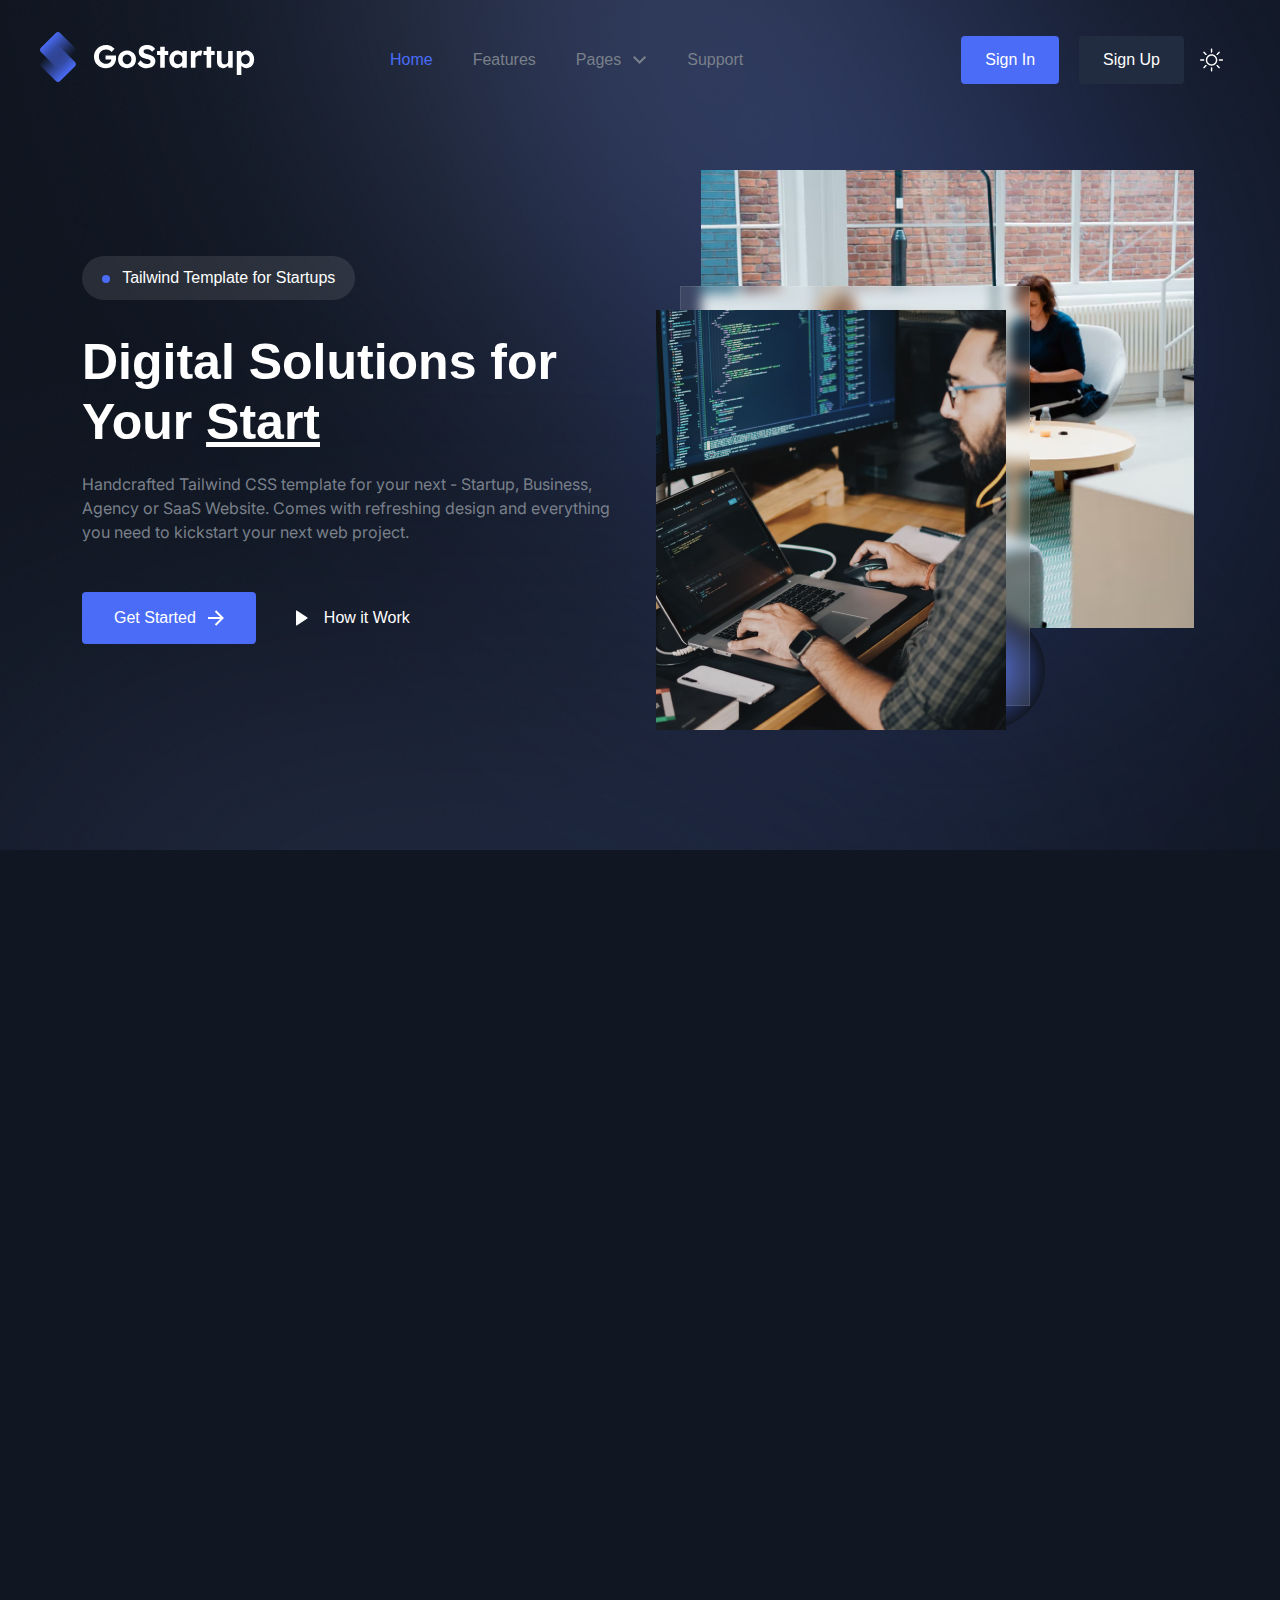
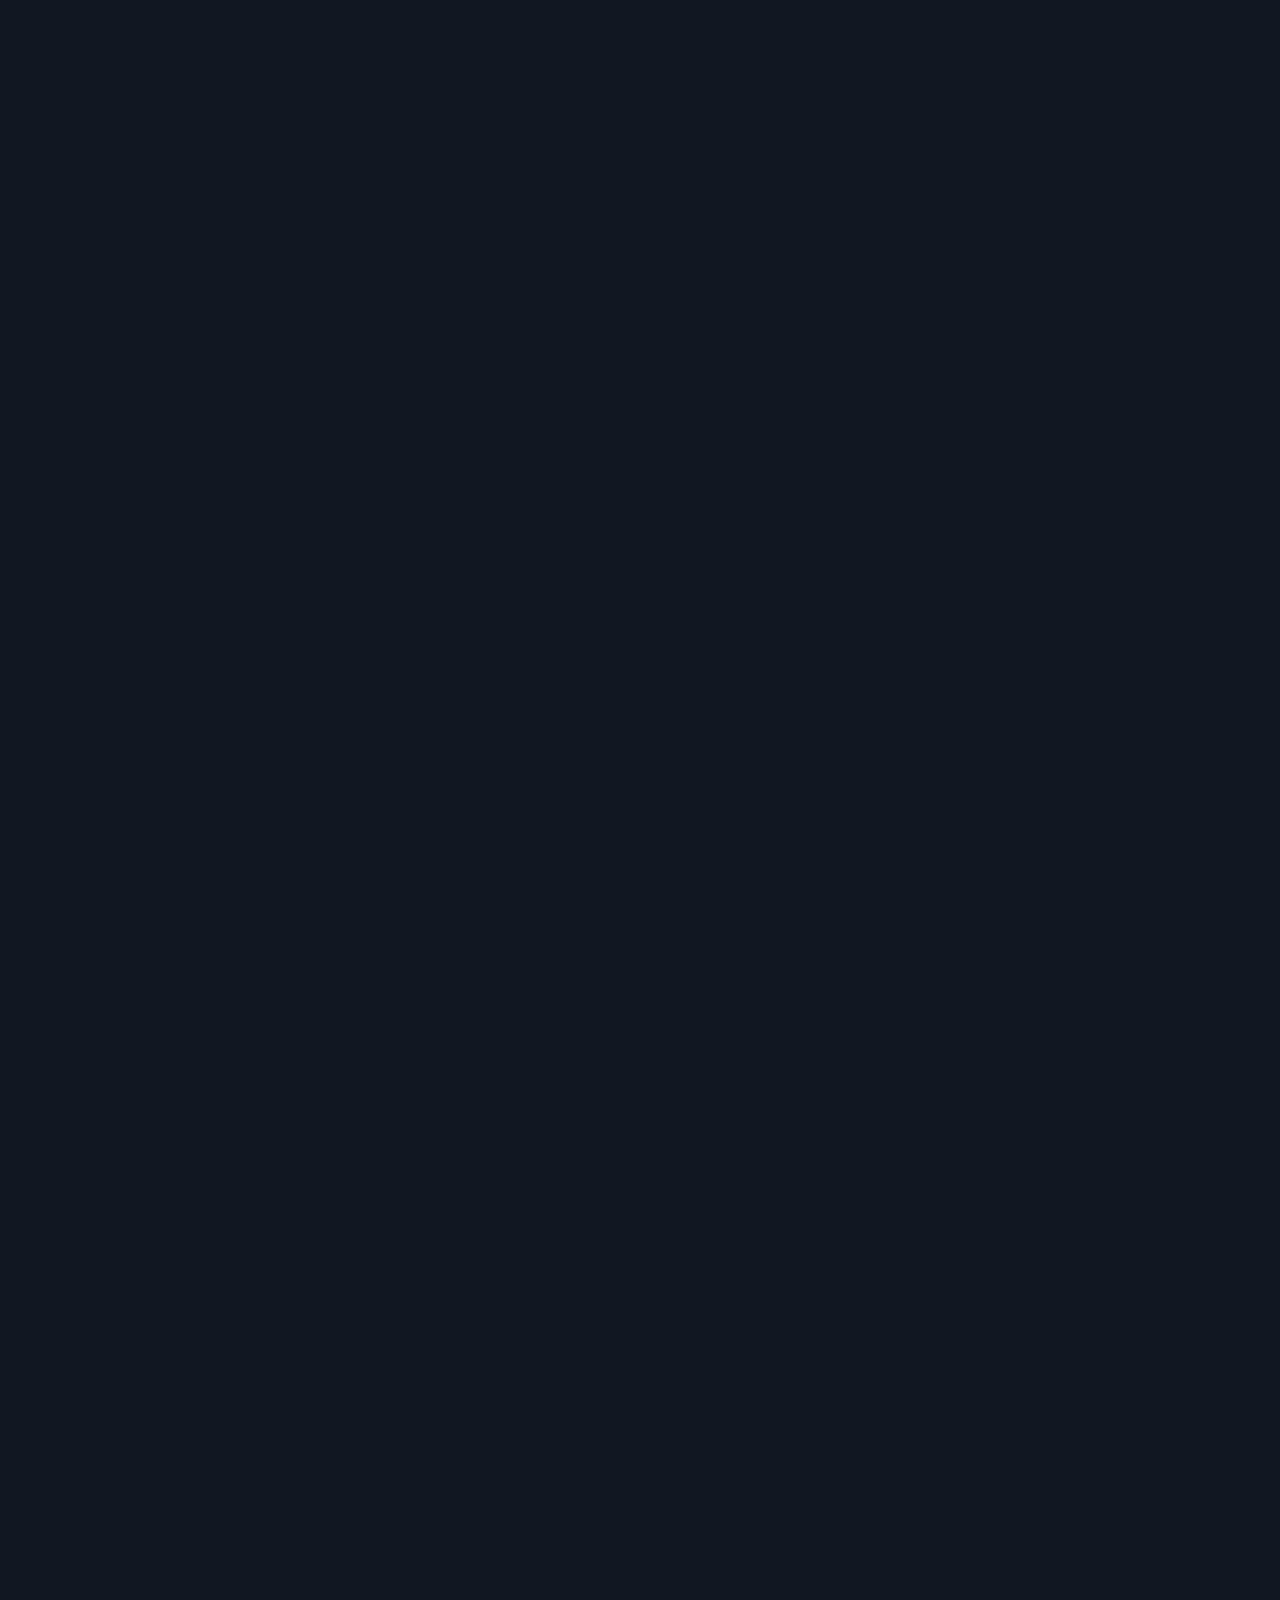
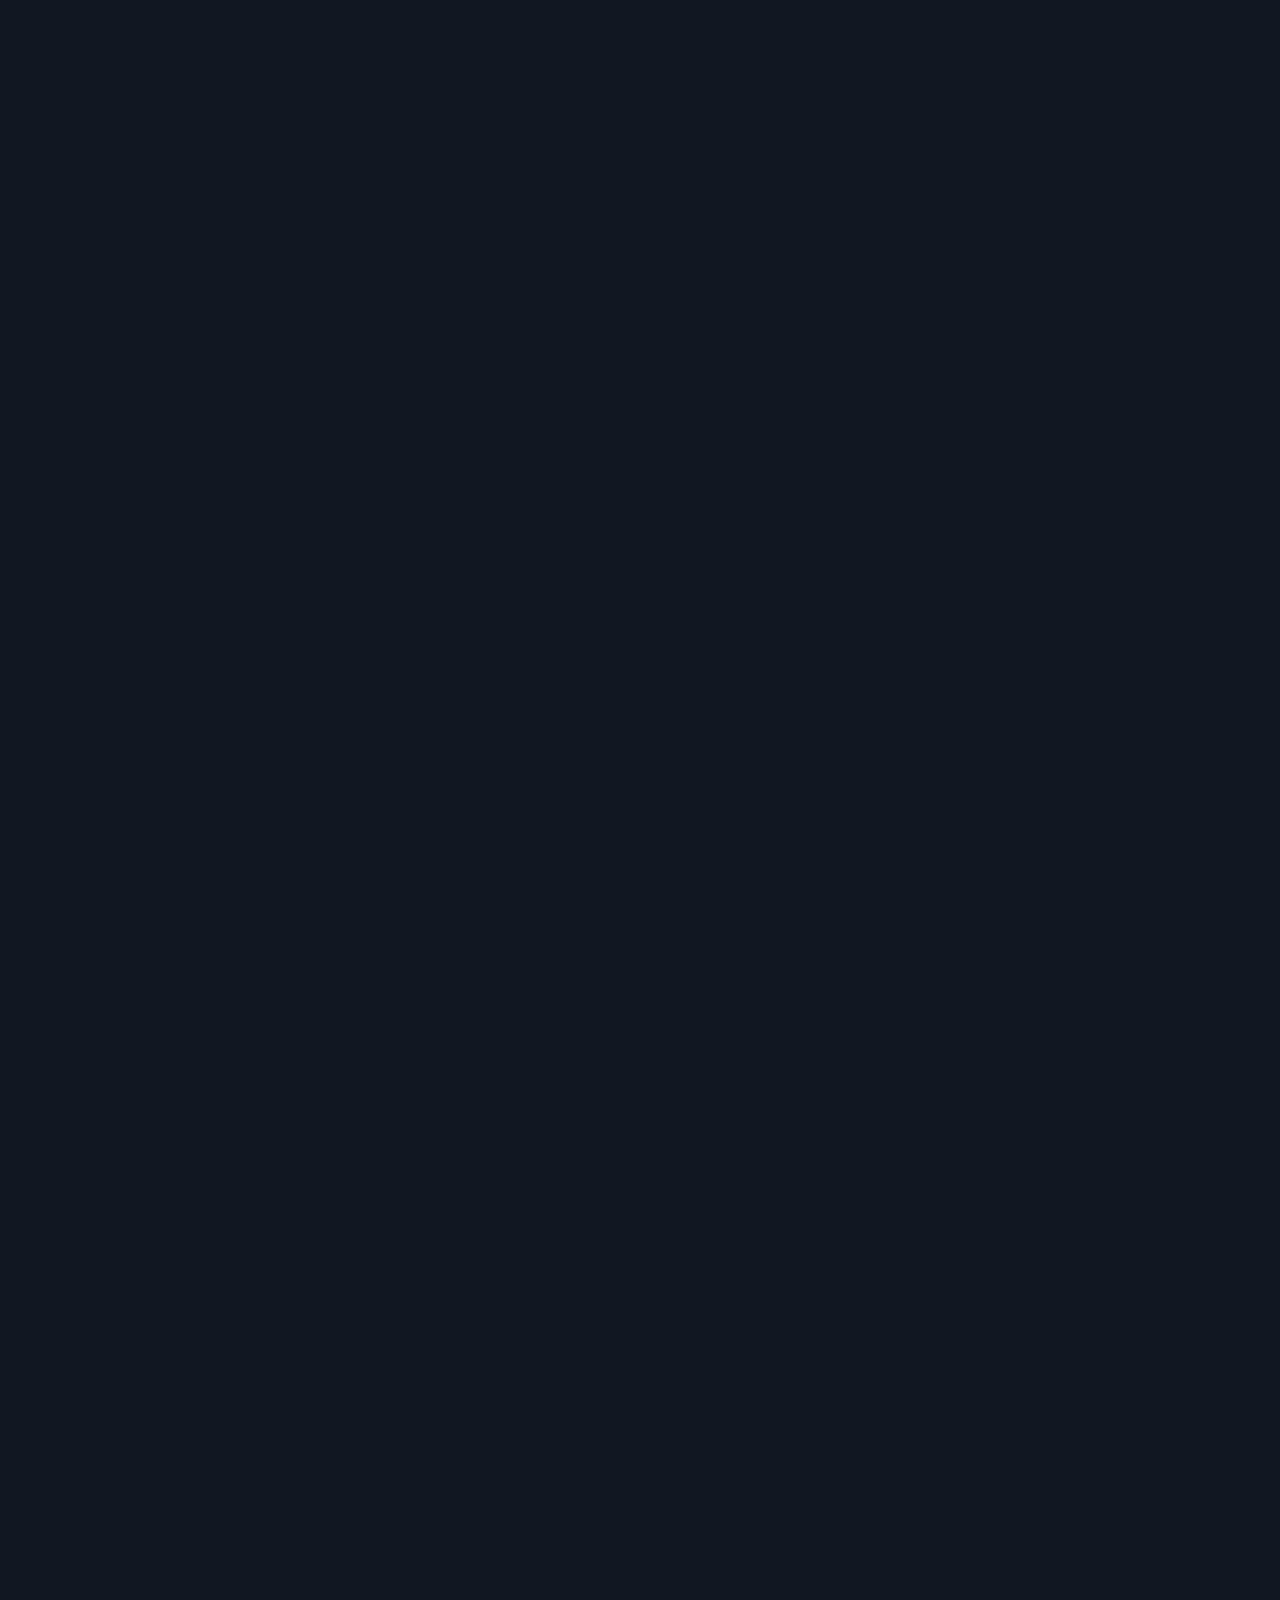
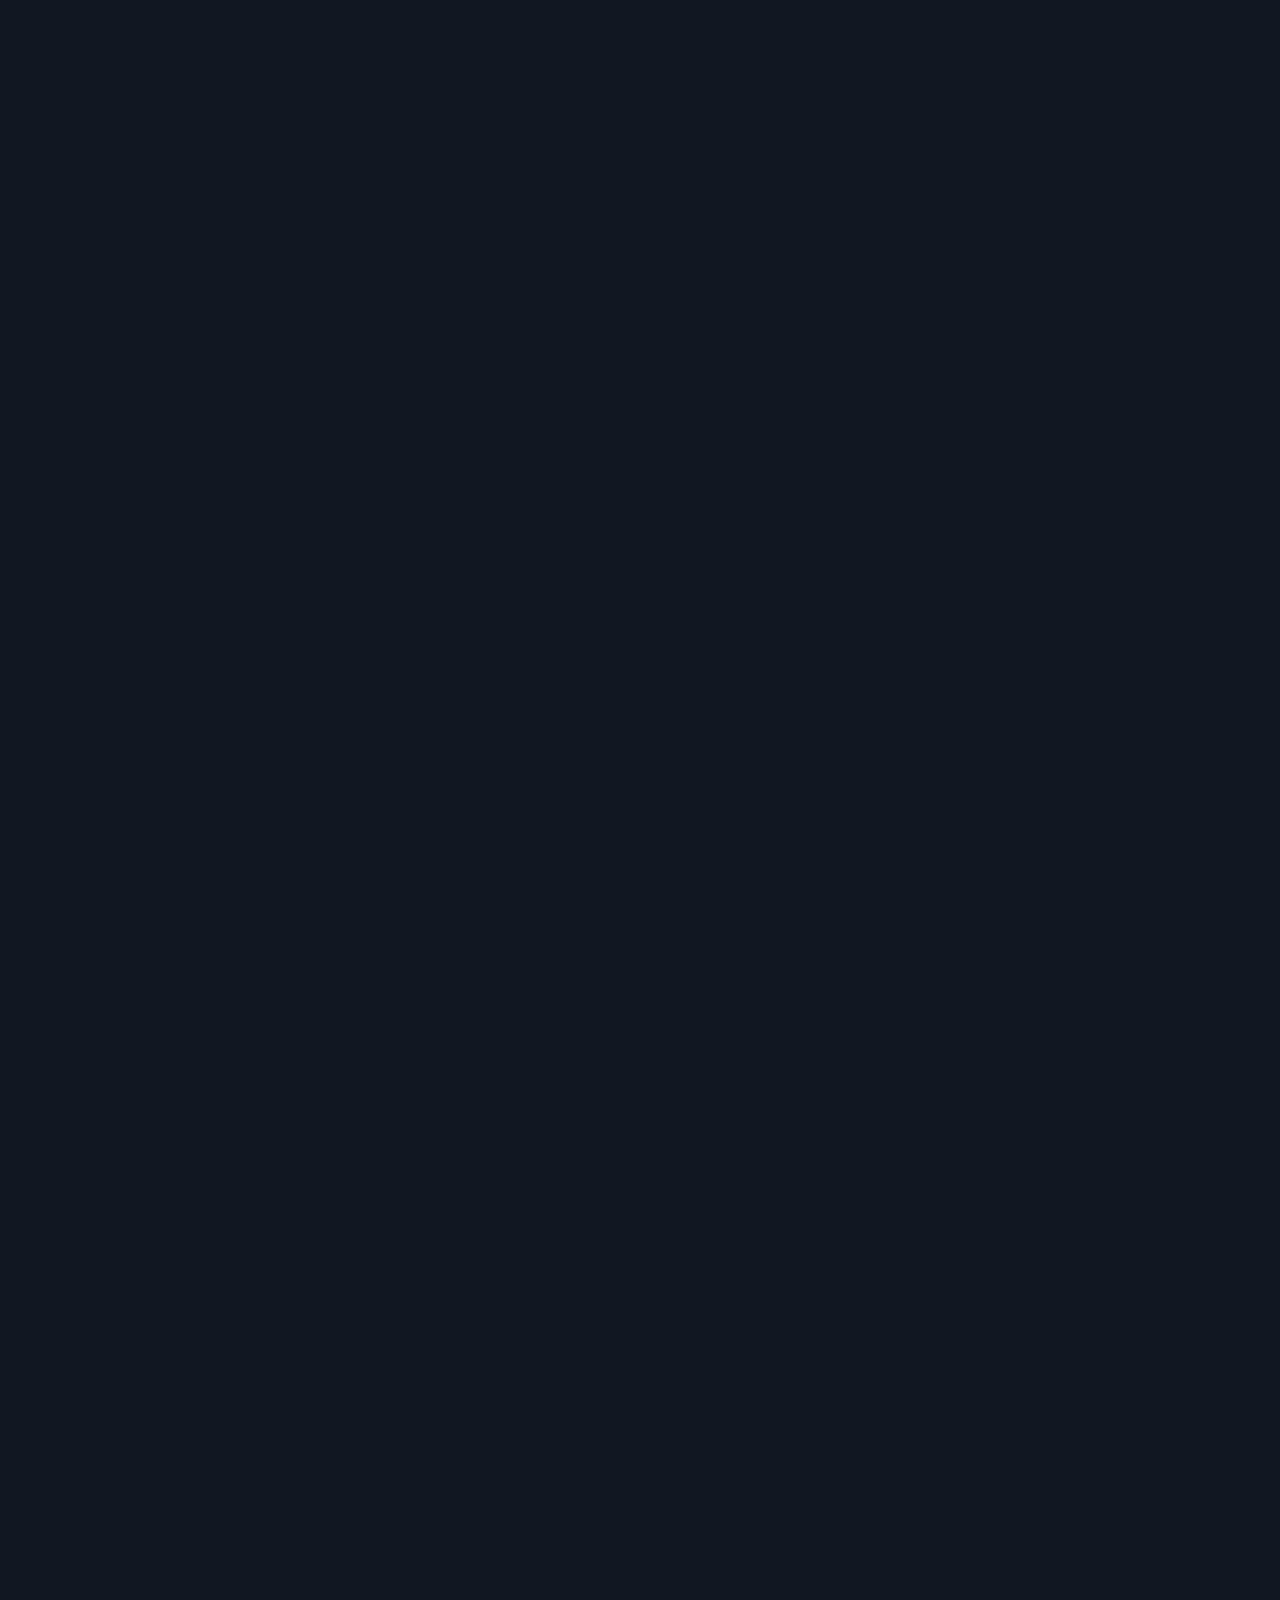
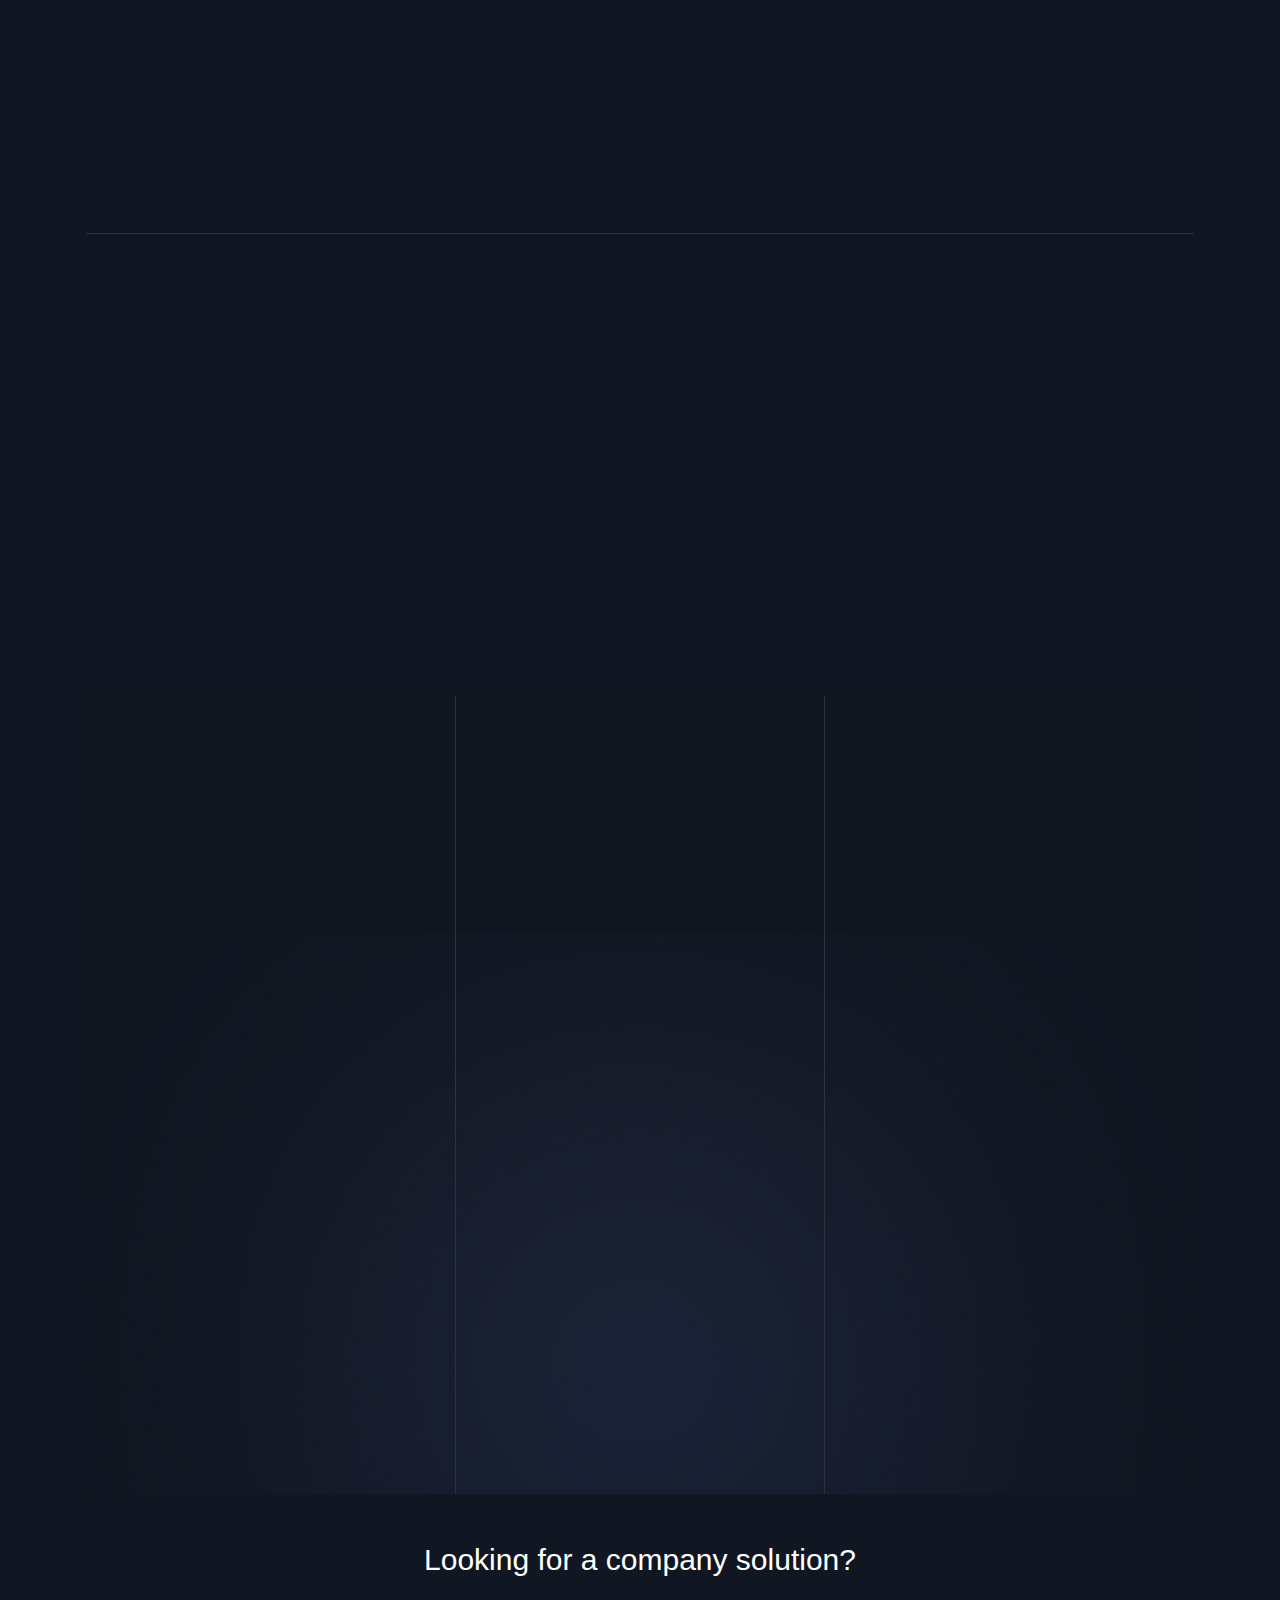
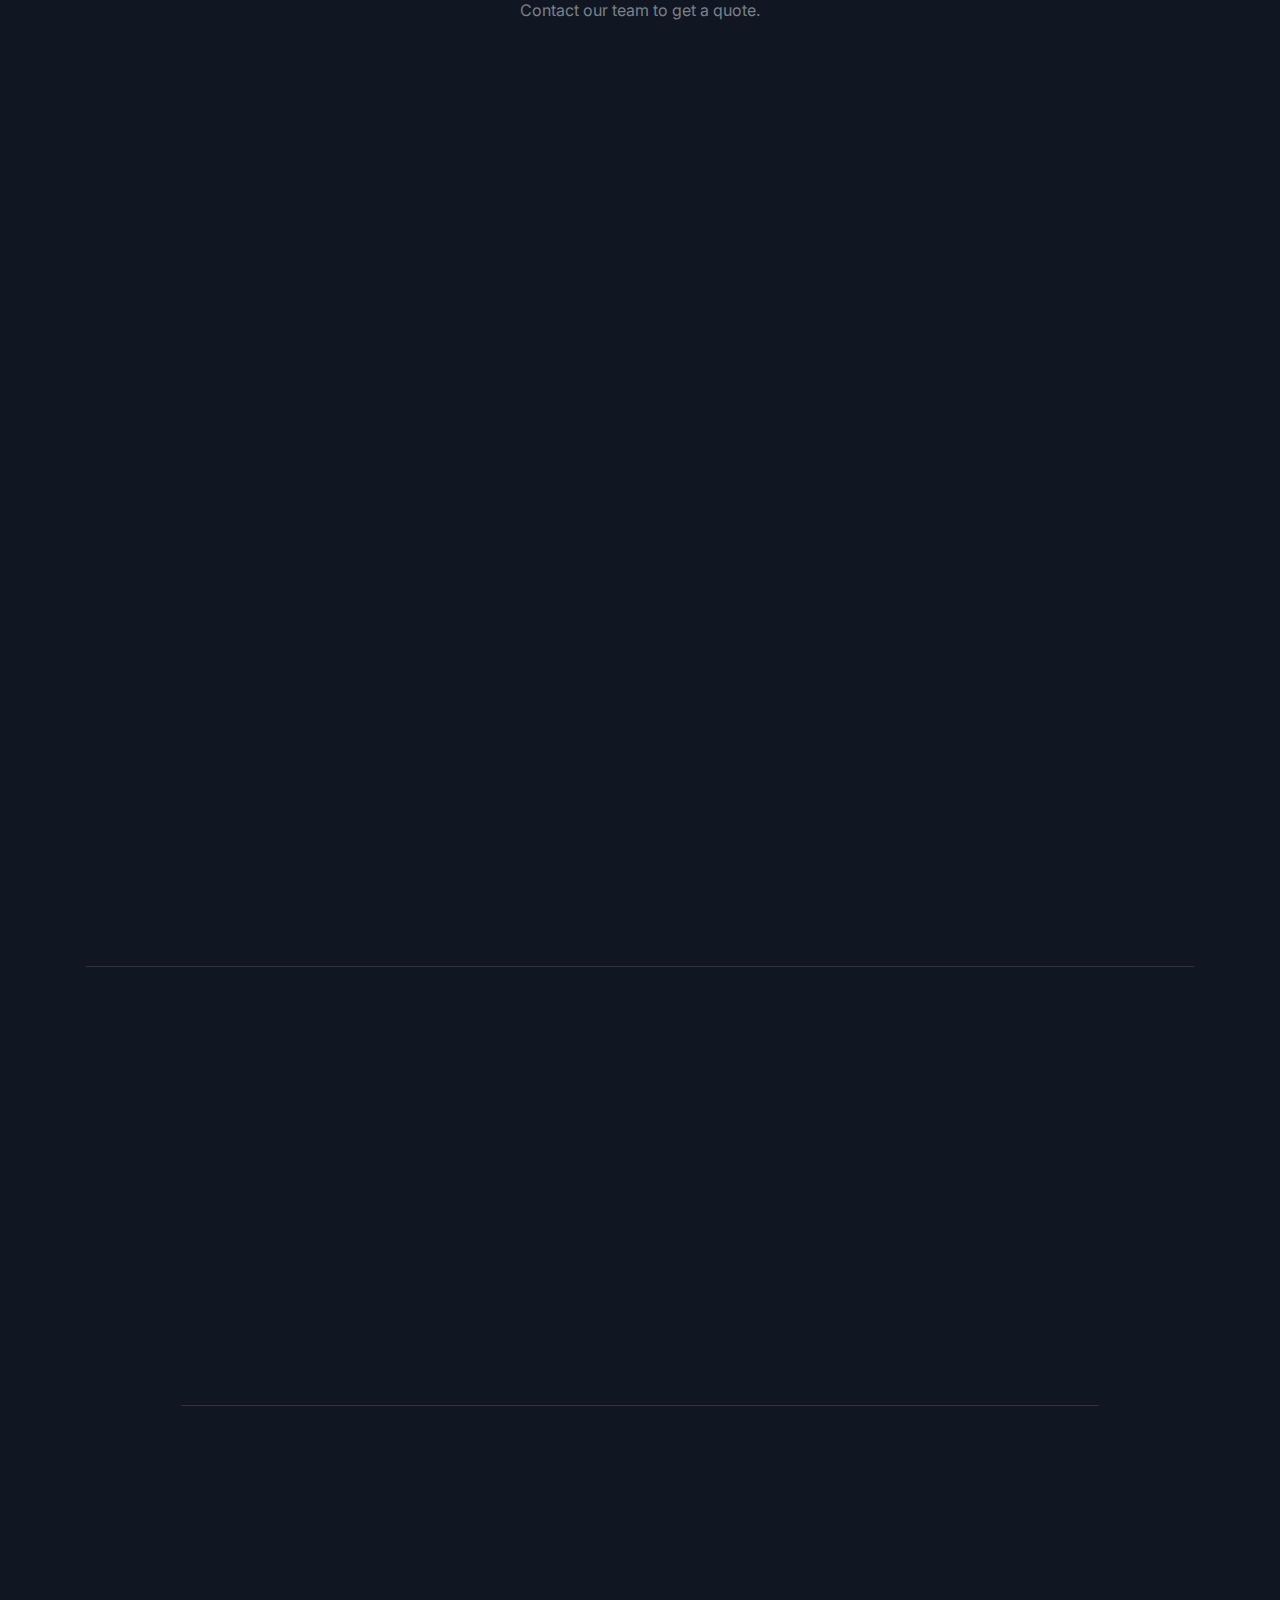
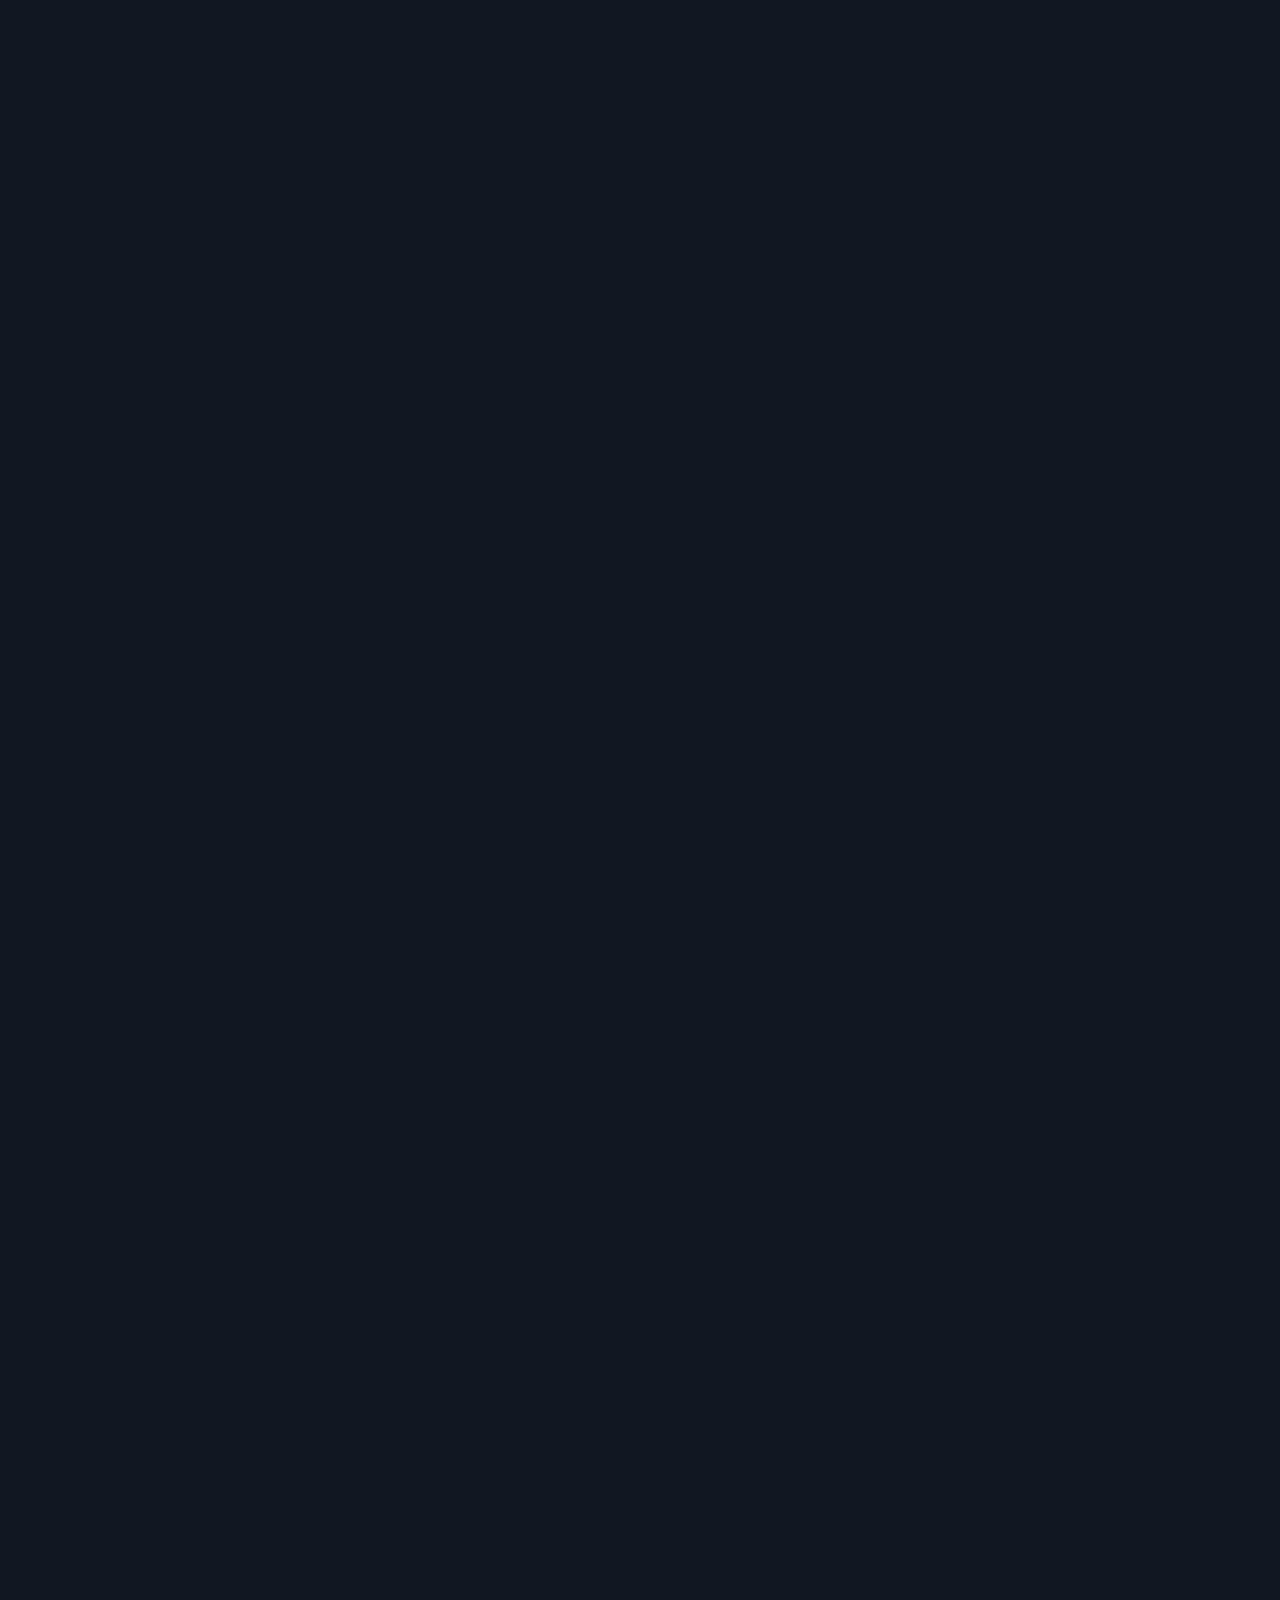
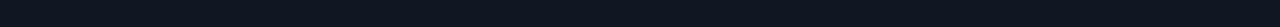
<file: index.html>
<!DOCTYPE html>
<html lang="en" class="a">
  <meta http-equiv="content-type" content="text/html;charset=utf-8" />
  <head>
    <meta charset="UTF-8" />
    <meta http-equiv="X-UA-Compatible" content="IE=edge" />
    <meta name="viewport" content="width=device-width, initial-scale=1.0" />
    <title>GoStartup - Tailwind CSS Template</title>
    <link rel="icon" href="favicon.ico" />
    <link href="style.css" rel="stylesheet" />
  </head>
  <body class="sj">
    <header class="header d f g yb">
      <div class="hb yb md lf tn un fo tp 2xl:ud-px-20">
        <div class="e aa ic jn sp">
          <a href="index.html" class="gb">
            <img
              src="src/images/logo/logo-dark.svg"
              alt="logo"
              class="jb kb hj"
            />
            <img
              src="src/images/logo/logo-light.svg"
              alt="logo"
              class="kb ij"
            />
          </a>
        </div>
        <div
          class="menu-wrapper c f g ba lb yb pd re kf sj vm xm gn in vn co eo gp mp"
        >
          <div class="yb zd">
            <nav>
              <ul class="navbar hb ld od pd sd kh sn vn xn yn">
                <li>
                  <a
                    href="#home"
                    class="menu-scroll active ib od pd kh lh mh bi _i ek"
                  >
                    Home
                  </a>
                </li>
                <li>
                  <a
                    href="#features"
                    class="menu-scroll ib od pd kh lh mh bi _i ek"
                  >
                    Features
                  </a>
                </li>
                <li class="submenu-item bj e">
                  <a
                    href="javascript:void(0)"
                    class="submenu-taggler ib od pd kh lh mh bi _i ek"
                  >
                    Pages
                    <span class="dg">
                      <svg width="14" height="8" viewBox="0 0 14 8" class="if">
                        <path
                          d="M6.54564 5.09128L11.6369 0L13.0913 1.45436L6.54564 8L0 1.45436L1.45436 0L6.54564 5.09128Z"
                        />
                      </svg>
                    </span>
                  </a>
                  <ul
                    class="submenu jb sd eg ti ui wm ym zm fn kn _n ao do go lo _o hp ip jp kp lp np"
                  >
                    <li>
                      <a
                        href="blog-grids.html"
                        class="ib od pd kh lh mh bi _i ek"
                      >
                        Blog Grids
                      </a>
                    </li>
                    <li>
                      <a
                        href="blog-details.html"
                        class="ib od pd kh lh mh bi _i ek"
                      >
                        Blog Details
                      </a>
                    </li>
                    <li>
                      <a href="404.html" class="ib od pd kh lh mh bi _i ek">
                        404 Error
                      </a>
                    </li>
                    <li>
                      <a href="signin.html" class="ib od pd kh lh mh bi _i ek">
                        Sign In
                      </a>
                    </li>
                    <li>
                      <a href="signup.html" class="ib od pd kh lh mh bi _i ek">
                        Sign Up
                      </a>
                    </li>
                  </ul>
                </li>
                <li>
                  <a
                    href="#support"
                    class="menu-scroll ib od pd kh lh mh bi _i ek"
                  >
                    Support
                  </a>
                </li>
              </ul>
            </nav>
          </div>
          <div class="d h g hb yb od qd td yd kf xm ln zn eo">
            <a href="signup.html" class="yb ce de se mf nf kh lh ci yi ln">
              Sign In
            </a>
            <a href="signup.html" class="yb ce de te mf nf kh lh ci yi ln">
              Sign Up
            </a>
          </div>
        </div>
        <div class="d i/2 j ba hb cd/2 od xm rn">
          <label
            for="darkToggler"
            class="gq hq z-40 e hb mb zb id od pd ee iq _j rl ul"
          >
            <input
              type="checkbox"
              name="darkToggler"
              id="darkToggler"
              class="b"
              aria-label="darkToggler"
            />
            <svg viewBox="0 0 23 23" class="nb _b jf ij sl vl" fill="none">
              <path
                d="M9.55078 1.5C5.80078 1.5 1.30078 5.25 1.30078 11.25C1.30078 17.25 5.80078 21.75 11.8008 21.75C17.8008 21.75 21.5508 17.25 21.5508 13.5C13.3008 18.75 4.30078 9.75 9.55078 1.5Z"
                stroke-width="2"
                stroke-linecap="round"
                stroke-linejoin="round"
              />
            </svg>
            <svg
              viewBox="0 0 25 24"
              fill="none"
              xmlns="http://www.w3.org/2000/svg"
              class="jb nb _b hj sl vl"
            >
              <mask id="path-1-inside-1_977:1934" fill="white">
                <path
                  d="M12.0508 16.5C10.8573 16.5 9.71271 16.0259 8.8688 15.182C8.02489 14.3381 7.55078 13.1935 7.55078 12C7.55078 10.8065 8.02489 9.66193 8.8688 8.81802C9.71271 7.97411 10.8573 7.5 12.0508 7.5C13.2443 7.5 14.3888 7.97411 15.2328 8.81802C16.0767 9.66193 16.5508 10.8065 16.5508 12C16.5508 13.1935 16.0767 14.3381 15.2328 15.182C14.3888 16.0259 13.2443 16.5 12.0508 16.5ZM12.0508 18C13.6421 18 15.1682 17.3679 16.2934 16.2426C17.4186 15.1174 18.0508 13.5913 18.0508 12C18.0508 10.4087 17.4186 8.88258 16.2934 7.75736C15.1682 6.63214 13.6421 6 12.0508 6C10.4595 6 8.93336 6.63214 7.80814 7.75736C6.68292 8.88258 6.05078 10.4087 6.05078 12C6.05078 13.5913 6.68292 15.1174 7.80814 16.2426C8.93336 17.3679 10.4595 18 12.0508 18ZM12.0508 0C12.2497 0 12.4405 0.0790176 12.5811 0.21967C12.7218 0.360322 12.8008 0.551088 12.8008 0.75V3.75C12.8008 3.94891 12.7218 4.13968 12.5811 4.28033C12.4405 4.42098 12.2497 4.5 12.0508 4.5C11.8519 4.5 11.6611 4.42098 11.5205 4.28033C11.3798 4.13968 11.3008 3.94891 11.3008 3.75V0.75C11.3008 0.551088 11.3798 0.360322 11.5205 0.21967C11.6611 0.0790176 11.8519 0 12.0508 0V0ZM12.0508 19.5C12.2497 19.5 12.4405 19.579 12.5811 19.7197C12.7218 19.8603 12.8008 20.0511 12.8008 20.25V23.25C12.8008 23.4489 12.7218 23.6397 12.5811 23.7803C12.4405 23.921 12.2497 24 12.0508 24C11.8519 24 11.6611 23.921 11.5205 23.7803C11.3798 23.6397 11.3008 23.4489 11.3008 23.25V20.25C11.3008 20.0511 11.3798 19.8603 11.5205 19.7197C11.6611 19.579 11.8519 19.5 12.0508 19.5ZM24.0508 12C24.0508 12.1989 23.9718 12.3897 23.8311 12.5303C23.6905 12.671 23.4997 12.75 23.3008 12.75H20.3008C20.1019 12.75 19.9111 12.671 19.7705 12.5303C19.6298 12.3897 19.5508 12.1989 19.5508 12C19.5508 11.8011 19.6298 11.6103 19.7705 11.4697C19.9111 11.329 20.1019 11.25 20.3008 11.25H23.3008C23.4997 11.25 23.6905 11.329 23.8311 11.4697C23.9718 11.6103 24.0508 11.8011 24.0508 12ZM4.55078 12C4.55078 12.1989 4.47176 12.3897 4.33111 12.5303C4.19046 12.671 3.99969 12.75 3.80078 12.75H0.800781C0.601869 12.75 0.411103 12.671 0.270451 12.5303C0.129799 12.3897 0.0507813 12.1989 0.0507812 12C0.0507813 11.8011 0.129799 11.6103 0.270451 11.4697C0.411103 11.329 0.601869 11.25 0.800781 11.25H3.80078C3.99969 11.25 4.19046 11.329 4.33111 11.4697C4.47176 11.6103 4.55078 11.8011 4.55078 12ZM20.5363 3.5145C20.6769 3.65515 20.7559 3.84588 20.7559 4.04475C20.7559 4.24362 20.6769 4.43435 20.5363 4.575L18.4153 6.6975C18.3455 6.76713 18.2628 6.82235 18.1717 6.86C18.0806 6.89765 17.983 6.91699 17.8845 6.91692C17.6855 6.91678 17.4947 6.83758 17.354 6.69675C17.2844 6.62702 17.2292 6.54425 17.1915 6.45318C17.1539 6.36211 17.1345 6.26452 17.1346 6.16597C17.1348 5.96695 17.214 5.77613 17.3548 5.6355L19.4758 3.5145C19.6164 3.3739 19.8072 3.29491 20.006 3.29491C20.2049 3.29491 20.3956 3.3739 20.5363 3.5145ZM6.74678 17.304C6.88738 17.4446 6.96637 17.6354 6.96637 17.8342C6.96637 18.0331 6.88738 18.2239 6.74678 18.3645L4.62578 20.4855C4.48433 20.6221 4.29488 20.6977 4.09823 20.696C3.90158 20.6943 3.71347 20.6154 3.57442 20.4764C3.43536 20.3373 3.35648 20.1492 3.35478 19.9526C3.35307 19.7559 3.42866 19.5665 3.56528 19.425L5.68628 17.304C5.82693 17.1634 6.01766 17.0844 6.21653 17.0844C6.4154 17.0844 6.60614 17.1634 6.74678 17.304ZM20.5363 20.4855C20.3956 20.6261 20.2049 20.7051 20.006 20.7051C19.8072 20.7051 19.6164 20.6261 19.4758 20.4855L17.3548 18.3645C17.2182 18.223 17.1426 18.0336 17.1443 17.8369C17.146 17.6403 17.2249 17.4522 17.3639 17.3131C17.503 17.1741 17.6911 17.0952 17.8877 17.0935C18.0844 17.0918 18.2738 17.1674 18.4153 17.304L20.5363 19.425C20.6769 19.5656 20.7559 19.7564 20.7559 19.9552C20.7559 20.1541 20.6769 20.3449 20.5363 20.4855ZM6.74678 6.6975C6.60614 6.8381 6.4154 6.91709 6.21653 6.91709C6.01766 6.91709 5.82693 6.8381 5.68628 6.6975L3.56528 4.575C3.49365 4.50582 3.43651 4.42306 3.39721 4.33155C3.3579 4.24005 3.33721 4.14164 3.33634 4.04205C3.33548 3.94247 3.35445 3.84371 3.39216 3.75153C3.42988 3.65936 3.48557 3.57562 3.55598 3.5052C3.6264 3.43478 3.71014 3.37909 3.80232 3.34138C3.89449 3.30367 3.99325 3.2847 4.09283 3.28556C4.19242 3.28643 4.29083 3.30712 4.38233 3.34642C4.47384 3.38573 4.5566 3.44287 4.62578 3.5145L6.74678 5.6355C6.81663 5.70517 6.87204 5.78793 6.90985 5.87905C6.94766 5.97017 6.96712 6.06785 6.96712 6.1665C6.96712 6.26515 6.94766 6.36283 6.90985 6.45395C6.87204 6.54507 6.81663 6.62783 6.74678 6.6975Z"
                />
              </mask>
              <path
                d="M12.0508 16.5C10.8573 16.5 9.71271 16.0259 8.8688 15.182C8.02489 14.3381 7.55078 13.1935 7.55078 12C7.55078 10.8065 8.02489 9.66193 8.8688 8.81802C9.71271 7.97411 10.8573 7.5 12.0508 7.5C13.2443 7.5 14.3888 7.97411 15.2328 8.81802C16.0767 9.66193 16.5508 10.8065 16.5508 12C16.5508 13.1935 16.0767 14.3381 15.2328 15.182C14.3888 16.0259 13.2443 16.5 12.0508 16.5ZM12.0508 18C13.6421 18 15.1682 17.3679 16.2934 16.2426C17.4186 15.1174 18.0508 13.5913 18.0508 12C18.0508 10.4087 17.4186 8.88258 16.2934 7.75736C15.1682 6.63214 13.6421 6 12.0508 6C10.4595 6 8.93336 6.63214 7.80814 7.75736C6.68292 8.88258 6.05078 10.4087 6.05078 12C6.05078 13.5913 6.68292 15.1174 7.80814 16.2426C8.93336 17.3679 10.4595 18 12.0508 18ZM12.0508 0C12.2497 0 12.4405 0.0790176 12.5811 0.21967C12.7218 0.360322 12.8008 0.551088 12.8008 0.75V3.75C12.8008 3.94891 12.7218 4.13968 12.5811 4.28033C12.4405 4.42098 12.2497 4.5 12.0508 4.5C11.8519 4.5 11.6611 4.42098 11.5205 4.28033C11.3798 4.13968 11.3008 3.94891 11.3008 3.75V0.75C11.3008 0.551088 11.3798 0.360322 11.5205 0.21967C11.6611 0.0790176 11.8519 0 12.0508 0V0ZM12.0508 19.5C12.2497 19.5 12.4405 19.579 12.5811 19.7197C12.7218 19.8603 12.8008 20.0511 12.8008 20.25V23.25C12.8008 23.4489 12.7218 23.6397 12.5811 23.7803C12.4405 23.921 12.2497 24 12.0508 24C11.8519 24 11.6611 23.921 11.5205 23.7803C11.3798 23.6397 11.3008 23.4489 11.3008 23.25V20.25C11.3008 20.0511 11.3798 19.8603 11.5205 19.7197C11.6611 19.579 11.8519 19.5 12.0508 19.5ZM24.0508 12C24.0508 12.1989 23.9718 12.3897 23.8311 12.5303C23.6905 12.671 23.4997 12.75 23.3008 12.75H20.3008C20.1019 12.75 19.9111 12.671 19.7705 12.5303C19.6298 12.3897 19.5508 12.1989 19.5508 12C19.5508 11.8011 19.6298 11.6103 19.7705 11.4697C19.9111 11.329 20.1019 11.25 20.3008 11.25H23.3008C23.4997 11.25 23.6905 11.329 23.8311 11.4697C23.9718 11.6103 24.0508 11.8011 24.0508 12ZM4.55078 12C4.55078 12.1989 4.47176 12.3897 4.33111 12.5303C4.19046 12.671 3.99969 12.75 3.80078 12.75H0.800781C0.601869 12.75 0.411103 12.671 0.270451 12.5303C0.129799 12.3897 0.0507813 12.1989 0.0507812 12C0.0507813 11.8011 0.129799 11.6103 0.270451 11.4697C0.411103 11.329 0.601869 11.25 0.800781 11.25H3.80078C3.99969 11.25 4.19046 11.329 4.33111 11.4697C4.47176 11.6103 4.55078 11.8011 4.55078 12ZM20.5363 3.5145C20.6769 3.65515 20.7559 3.84588 20.7559 4.04475C20.7559 4.24362 20.6769 4.43435 20.5363 4.575L18.4153 6.6975C18.3455 6.76713 18.2628 6.82235 18.1717 6.86C18.0806 6.89765 17.983 6.91699 17.8845 6.91692C17.6855 6.91678 17.4947 6.83758 17.354 6.69675C17.2844 6.62702 17.2292 6.54425 17.1915 6.45318C17.1539 6.36211 17.1345 6.26452 17.1346 6.16597C17.1348 5.96695 17.214 5.77613 17.3548 5.6355L19.4758 3.5145C19.6164 3.3739 19.8072 3.29491 20.006 3.29491C20.2049 3.29491 20.3956 3.3739 20.5363 3.5145ZM6.74678 17.304C6.88738 17.4446 6.96637 17.6354 6.96637 17.8342C6.96637 18.0331 6.88738 18.2239 6.74678 18.3645L4.62578 20.4855C4.48433 20.6221 4.29488 20.6977 4.09823 20.696C3.90158 20.6943 3.71347 20.6154 3.57442 20.4764C3.43536 20.3373 3.35648 20.1492 3.35478 19.9526C3.35307 19.7559 3.42866 19.5665 3.56528 19.425L5.68628 17.304C5.82693 17.1634 6.01766 17.0844 6.21653 17.0844C6.4154 17.0844 6.60614 17.1634 6.74678 17.304ZM20.5363 20.4855C20.3956 20.6261 20.2049 20.7051 20.006 20.7051C19.8072 20.7051 19.6164 20.6261 19.4758 20.4855L17.3548 18.3645C17.2182 18.223 17.1426 18.0336 17.1443 17.8369C17.146 17.6403 17.2249 17.4522 17.3639 17.3131C17.503 17.1741 17.6911 17.0952 17.8877 17.0935C18.0844 17.0918 18.2738 17.1674 18.4153 17.304L20.5363 19.425C20.6769 19.5656 20.7559 19.7564 20.7559 19.9552C20.7559 20.1541 20.6769 20.3449 20.5363 20.4855ZM6.74678 6.6975C6.60614 6.8381 6.4154 6.91709 6.21653 6.91709C6.01766 6.91709 5.82693 6.8381 5.68628 6.6975L3.56528 4.575C3.49365 4.50582 3.43651 4.42306 3.39721 4.33155C3.3579 4.24005 3.33721 4.14164 3.33634 4.04205C3.33548 3.94247 3.35445 3.84371 3.39216 3.75153C3.42988 3.65936 3.48557 3.57562 3.55598 3.5052C3.6264 3.43478 3.71014 3.37909 3.80232 3.34138C3.89449 3.30367 3.99325 3.2847 4.09283 3.28556C4.19242 3.28643 4.29083 3.30712 4.38233 3.34642C4.47384 3.38573 4.5566 3.44287 4.62578 3.5145L6.74678 5.6355C6.81663 5.70517 6.87204 5.78793 6.90985 5.87905C6.94766 5.97017 6.96712 6.06785 6.96712 6.1665C6.96712 6.26515 6.94766 6.36283 6.90985 6.45395C6.87204 6.54507 6.81663 6.62783 6.74678 6.6975Z"
                fill="black"
                stroke="white"
                stroke-width="2"
                mask="url(#path-1-inside-1_977:1934)"
              />
            </svg>
          </label>
          <button class="menu-toggler e ba di _j hn">
            <svg width="28" height="28" viewBox="0 0 28 28" class="cross jb if">
              <path
                d="M14.0002 11.8226L21.6228 4.20001L23.8002 6.37745L16.1776 14L23.8002 21.6226L21.6228 23.8L14.0002 16.1774L6.37763 23.8L4.2002 21.6226L11.8228 14L4.2002 6.37745L6.37763 4.20001L14.0002 11.8226Z"
              />
            </svg>
            <svg width="22" height="22" viewBox="0 0 22 22" class="menu if">
              <path
                d="M2.75 3.66666H19.25V5.49999H2.75V3.66666ZM2.75 10.0833H19.25V11.9167H2.75V10.0833ZM2.75 16.5H19.25V18.3333H2.75V16.5Z"
              />
            </svg>
          </button>
        </div>
      </div>
    </header>

    <section id="home" class="e fa _d ug vg _k po qo">
      <div class="of op">
        <div class="ja hb md od">
          <div class="yb yf pn/2">
            <div class="ia wa qc kh bn cn _o">
              <span
                class="wow fadeInUp na gb ee se af zf lf lh mh ei vj yj _j"
                data-wow-delay=".2s"
              >
                <span class="_a gb rb ec ee se"></span>
                Tailwind Template for Startups
              </span>
              <h1
                class="wow fadeInUp oa lh qh wh _j dl qm um"
                data-wow-delay=".3s"
              >
                Digital Solutions for Your

                <span
                  class="txt-type hi"
                  data-wait="3000"
                  data-words='["Startup", "SaaS", "Business", "Agency"]'
                ></span>
              </h1>
              <p class="wow fadeInUp wa mh bi" data-wow-delay=".4s">
                Handcrafted Tailwind CSS template for your next - Startup,
                Business, Agency or SaaS Website. Comes with refreshing design
                and everything you need to kickstart your next web project.
              </p>
              <div class="wow fadeInUp hb md od pd vn" data-wow-delay=".5s">
                <a href="#features" class="ib od de se zf nf lh mh ci yi em fm">
                  Get Started
                  <span class="dg">
                    <svg
                      width="16"
                      height="16"
                      viewBox="0 0 16 16"
                      fill="none"
                      xmlns="http://www.w3.org/2000/svg"
                    >
                      <path
                        d="M12.172 7L6.808 1.636L8.222 0.222L16 8L8.222 15.778L6.808 14.364L12.172 9H0V7H12.172Z"
                        fill="white"
                      />
                    </svg>
                  </span>
                </a>
                <a href="#about" class="ib od de pf qf lh mh di _i _j fk">
                  <span class="ng">
                    <svg width="24" height="24" viewBox="0 0 24 24" class="if">
                      <path
                        d="M19.376 12.416L8.777 19.482C8.70171 19.5321 8.61423 19.5608 8.52389 19.5652C8.43355 19.5695 8.34373 19.5492 8.264 19.5065C8.18427 19.4639 8.1176 19.4003 8.07111 19.3228C8.02462 19.2452 8.00005 19.1564 8 19.066V4.934C8.00005 4.84356 8.02462 4.75482 8.07111 4.67724C8.1176 4.59966 8.18427 4.53615 8.264 4.49346C8.34373 4.45077 8.43355 4.43051 8.52389 4.43483C8.61423 4.43915 8.70171 4.46789 8.777 4.518L19.376 11.584C19.4445 11.6297 19.5006 11.6915 19.5395 11.7641C19.5783 11.8367 19.5986 11.9177 19.5986 12C19.5986 12.0823 19.5783 12.1633 19.5395 12.2359C19.5006 12.3085 19.4445 12.3703 19.376 12.416Z"
                      />
                    </svg>
                  </span>
                  How it Work
                </a>
              </div>
            </div>
          </div>
          <div class="yb of pn/2">
            <div
              class="wow fadeInRight e ga ia sb yb rc bn"
              data-wow-delay=".3s"
            >
              <div class="d f k qn/12">
                <img src="src/images/hero/image-2.jpg" alt="hero-image" />
              </div>
              <div class="d g h da">
                <img src="src/images/hero/image-1.jpg" alt="hero-image" />
                <div class="d r s ea ob yb he ne pe se af qi oj rj vj yj"></div>
              </div>
              <div class="d g h">
                <svg
                  width="72"
                  height="38"
                  viewBox="0 0 72 38"
                  fill="none"
                  xmlns="http://www.w3.org/2000/svg"
                >
                  <path
                    fill-rule="evenodd"
                    clip-rule="evenodd"
                    d="M62.0035 2.04985C59.6808 1.76671 57.4524 2.70929 55.1508 4.68209C51.3631 7.92863 44.7908 9.54366 38.8668 4.69678C36.329 2.6204 34.117 2.29213 32.2894 2.59672C30.3972 2.91209 28.8057 3.92088 27.5547 4.75487C25.5734 6.07577 23.3915 7.46379 20.8786 7.78953C18.2847 8.12577 15.515 7.32034 12.3598 4.69105C9.71804 2.48955 7.45748 2.0661 5.72104 2.33325C3.94436 2.6066 2.56003 3.6273 1.76341 4.56877C1.40666 4.99037 0.775686 5.04295 0.354079 4.68621C-0.0675277 4.32946 -0.120109 3.69849 0.236635 3.27688C1.27334 2.05168 3.0643 0.71846 5.41692 0.356509C7.80979 -0.0116349 10.6326 0.648246 13.6402 3.1546C16.485 5.52529 18.7154 6.05321 20.6215 5.80612C22.6086 5.54854 24.4266 4.43657 26.4453 3.09078L27 3.92282L26.4453 3.09078C27.6943 2.25809 29.6028 1.0169 31.9606 0.623935C34.383 0.220203 37.1711 0.725274 40.1333 3.14886C45.1548 7.25733 50.6369 5.9169 53.8492 3.16356C56.3795 0.994798 59.1512 -0.312658 62.2455 0.0645503C65.3089 0.43799 68.4333 2.43425 71.7557 6.26783C72.1174 6.68518 72.0723 7.31674 71.655 7.67845C71.2376 8.04015 70.606 7.99504 70.2443 7.57769C67.0668 3.91125 64.3571 2.33677 62.0035 2.04985Z"
                    fill="#4A6CF7"
                  />
                  <path
                    fill-rule="evenodd"
                    clip-rule="evenodd"
                    d="M62.0035 11.9726C59.6808 11.6895 57.4524 12.6321 55.1508 14.6049C51.3631 17.8514 44.7908 19.4664 38.8668 14.6196C36.329 12.5432 34.117 12.2149 32.2894 12.5195C30.3972 12.8349 28.8057 13.8437 27.5547 14.6776C25.5734 15.9985 23.3915 17.3866 20.8786 17.7123C18.2847 18.0485 15.515 17.2431 12.3598 14.6138C9.71804 12.4123 7.45748 11.9889 5.72104 12.256C3.94436 12.5294 2.56003 13.5501 1.76341 14.4915C1.40666 14.9131 0.775686 14.9657 0.354079 14.609C-0.0675277 14.2522 -0.120109 13.6213 0.236635 13.1997C1.27334 11.9745 3.0643 10.6412 5.41692 10.2793C7.80979 9.91114 10.6326 10.571 13.6402 13.0774C16.485 15.4481 18.7154 15.976 20.6215 15.7289C22.6086 15.4713 24.4266 14.3594 26.4453 13.0136L27 13.8456L26.4453 13.0136C27.6943 12.1809 29.6028 10.9397 31.9606 10.5467C34.383 10.143 37.1711 10.648 40.1333 13.0716C45.1548 17.1801 50.6369 15.8397 53.8492 13.0863C56.3795 10.9176 59.1512 9.61012 62.2455 9.98733C65.3089 10.3608 68.4333 12.357 71.7557 16.1906C72.1174 16.608 72.0723 17.2395 71.655 17.6012C71.2376 17.9629 70.606 17.9178 70.2443 17.5005C67.0668 13.834 64.3571 12.2595 62.0035 11.9726Z"
                    fill="#4A6CF7"
                  />
                  <path
                    fill-rule="evenodd"
                    clip-rule="evenodd"
                    d="M62.0035 21.8954C59.6808 21.6123 57.4524 22.5548 55.1508 24.5276C51.3631 27.7742 44.7908 29.3892 38.8668 24.5423C36.329 22.4659 34.117 22.1377 32.2894 22.4423C30.3972 22.7576 28.8057 23.7664 27.5547 24.6004C25.5734 25.9213 23.3915 27.3093 20.8786 27.6351C18.2847 27.9713 15.515 27.1659 12.3598 24.5366C9.71804 22.3351 7.45748 21.9117 5.72104 22.1788C3.94436 22.4521 2.56003 23.4728 1.76341 24.4143C1.40666 24.8359 0.775686 24.8885 0.354079 24.5318C-0.0675277 24.175 -0.120109 23.544 0.236635 23.1224C1.27334 21.8972 3.0643 20.564 5.41692 20.2021C7.80979 19.8339 10.6326 20.4938 13.6402 23.0002C16.485 25.3708 18.7154 25.8988 20.6215 25.6517C22.6086 25.3941 24.4266 24.2821 26.4453 22.9363L27 23.7684L26.4453 22.9363C27.6943 22.1036 29.6028 20.8624 31.9606 20.4695C34.383 20.0658 37.1711 20.5708 40.1333 22.9944C45.1548 27.1029 50.6369 25.7624 53.8492 23.0091C56.3795 20.8403 59.1512 19.5329 62.2455 19.9101C65.3089 20.2835 68.4333 22.2798 71.7557 26.1134C72.1174 26.5307 72.0723 27.1623 71.655 27.524C71.2376 27.8857 70.606 27.8406 70.2443 27.4232C67.0668 23.7568 64.3571 22.1823 62.0035 21.8954Z"
                    fill="#4A6CF7"
                  />
                  <path
                    fill-rule="evenodd"
                    clip-rule="evenodd"
                    d="M62.0035 31.8182C59.6808 31.535 57.4524 32.4776 55.1508 34.4504C51.3631 37.697 44.7908 39.312 38.8668 34.4651C36.329 32.3887 34.117 32.0605 32.2894 32.365C30.3972 32.6804 28.8057 33.6892 27.5547 34.5232C25.5734 35.8441 23.3915 37.2321 20.8786 37.5579C18.2847 37.8941 15.515 37.0887 12.3598 34.4594C9.71804 32.2579 7.45748 31.8344 5.72104 32.1016C3.94436 32.3749 2.56003 33.3956 1.76341 34.3371C1.40666 34.7587 0.775686 34.8113 0.354079 34.4545C-0.0675277 34.0978 -0.120109 33.4668 0.236635 33.0452C1.27334 31.82 3.0643 30.4868 5.41692 30.1248C7.80979 29.7567 10.6326 30.4166 13.6402 32.9229C16.485 35.2936 18.7154 35.8215 20.6215 35.5745C22.6086 35.3169 24.4266 34.2049 26.4453 32.8591L27 33.6911L26.4453 32.8591C27.6943 32.0264 29.6028 30.7852 31.9606 30.3923C34.383 29.9885 37.1711 30.4936 40.1333 32.9172C45.1548 37.0257 50.6369 35.6852 53.8492 32.9319C56.3795 30.7631 59.1512 29.4557 62.2455 29.8329C65.3089 30.2063 68.4333 32.2026 71.7557 36.0362C72.1174 36.4535 72.0723 37.0851 71.655 37.4468C71.2376 37.8085 70.606 37.7634 70.2443 37.346C67.0668 33.6796 64.3571 32.1051 62.0035 31.8182Z"
                    fill="#4A6CF7"
                  />
                </svg>
              </div>
              <div class="d o/2 h">
                <svg
                  width="120"
                  height="120"
                  viewBox="0 0 120 120"
                  fill="none"
                  xmlns="http://www.w3.org/2000/svg"
                >
                  <path
                    opacity="0.9"
                    d="M120 60C120 93.1371 93.1371 120 60 120C26.8629 120 0 93.1371 0 60C0 26.8629 26.8629 0 60 0C93.1371 0 120 26.8629 120 60Z"
                    fill="url(#paint0_angular_300_926)"
                  />
                  <defs>
                    <radialGradient
                      id="paint0_angular_300_926"
                      cx="0"
                      cy="0"
                      r="1"
                      gradientUnits="userSpaceOnUse"
                      gradientTransform="translate(60 60) rotate(90) scale(60)"
                    >
                      <stop stop-color="#4A6CF7" />
                      <stop offset="1" stop-color="#111722" />
                    </radialGradient>
                  </defs>
                </svg>
              </div>
            </div>
          </div>
        </div>
      </div>
      <div class="d h g ea ob yb ff gf li ak ef"></div>
      <div class="d f k ea">
        <svg
          width="1356"
          height="860"
          viewBox="0 0 1356 860"
          fill="none"
          xmlns="http://www.w3.org/2000/svg"
        >
          <g opacity="0.5" filter="url(#filter0_f_201_2181)">
            <rect
              x="450.088"
              y="-126.709"
              width="351.515"
              height="944.108"
              transform="rotate(-34.6784 450.088 -126.709)"
              fill="url(#paint0_linear_201_2181)"
            />
          </g>
          <defs>
            <filter
              id="filter0_f_201_2181"
              x="0.0878906"
              y="-776.711"
              width="1726.24"
              height="1876.4"
              filterUnits="userSpaceOnUse"
              color-interpolation-filters="sRGB"
            >
              <feFlood flood-opacity="0" result="BackgroundImageFix" />
              <feBlend
                mode="normal"
                in="SourceGraphic"
                in2="BackgroundImageFix"
                result="shape"
              />
              <feGaussianBlur
                stdDeviation="225"
                result="effect1_foregroundBlur_201_2181"
              />
            </filter>
            <linearGradient
              id="paint0_linear_201_2181"
              x1="417.412"
              y1="59.4717"
              x2="966.334"
              y2="603.857"
              gradientUnits="userSpaceOnUse"
            >
              <stop stop-color="#ABBCFF" />
              <stop offset="0.859375" stop-color="#4A6CF7" />
            </linearGradient>
          </defs>
        </svg>
      </div>
      <div class="d h g ea">
        <svg
          width="1469"
          height="498"
          viewBox="0 0 1469 498"
          fill="none"
          xmlns="http://www.w3.org/2000/svg"
        >
          <g opacity="0.3" filter="url(#filter0_f_201_2182)">
            <rect
              y="450"
              width="1019"
              height="261"
              fill="url(#paint0_linear_201_2182)"
            />
          </g>
          <defs>
            <filter
              id="filter0_f_201_2182"
              x="-450"
              y="0"
              width="1919"
              height="1161"
              filterUnits="userSpaceOnUse"
              color-interpolation-filters="sRGB"
            >
              <feFlood flood-opacity="0" result="BackgroundImageFix" />
              <feBlend
                mode="normal"
                in="SourceGraphic"
                in2="BackgroundImageFix"
                result="shape"
              />
              <feGaussianBlur
                stdDeviation="225"
                result="effect1_foregroundBlur_201_2182"
              />
            </filter>
            <linearGradient
              id="paint0_linear_201_2182"
              x1="-94.7239"
              y1="501.47"
              x2="-65.8058"
              y2="802.2"
              gradientUnits="userSpaceOnUse"
            >
              <stop stop-color="#ABBCFF" />
              <stop offset="0.859375" stop-color="#4A6CF7" />
            </linearGradient>
          </defs>
        </svg>
      </div>
    </section>

    <section id="features" class="ig zk oo">
      <div class="of op">
        <div class="wow fadeInUp e ia wa sc hg kh ml ro" data-wow-delay=".2s">
          <span class="title"> FEATURES </span>
          <h2 class="oa lh oh wh di _j dl qm um">
            Our Unique & Awesome Core Features
          </h2>
          <p class="mh bi">
            Lorem ipsum dolor sit amet, consectetur adipiscing elit. In
            convallis tortor eros. Donec vitae tortor lacus. Phasellus aliquam
            ante in maximus.
          </p>
        </div>
        <div class="ja hb md pd">
          <div class="yb of yl/2 pn/3">
            <div class="wow fadeInUp bj ia pa tc kh nl" data-wow-delay=".2s">
              <div
                class="ia ra hb tb fc od pd ee se af ei ti dj ej fj vj zj _j hk ik ol tl zl"
              >
                <svg width="44" height="44" viewBox="0 0 44 44" class="if">
                  <path
                    d="M3.66663 23.8333H14.6666V38.5H3.66663V23.8333ZM16.5 5.5H27.5V38.5H16.5V5.5Z"
                  />
                  <path
                    opacity="0.5"
                    d="M29.3333 14.6667H40.3333V38.5H29.3333V14.6667Z"
                  />
                </svg>
              </div>
              <div>
                <h3 class="ab lh th xh di _j el pl">Crafted for Startups</h3>
                <p class="mh bi">
                  Lorem ipsum dolor sit amet, consectetur adipiscing elit. In
                  convallis tortor.
                </p>
              </div>
            </div>
          </div>
          <div class="yb of yl/2 pn/3">
            <div class="wow fadeInUp bj ia pa tc kh nl" data-wow-delay=".25s">
              <div
                class="ia ra hb tb fc od pd ee se af ei ti dj ej fj vj zj _j hk ik ol tl zl"
              >
                <svg width="44" height="44" viewBox="0 0 44 44" class="if">
                  <path
                    d="M22.9424 2.39982L39.0226 12.0468C39.1585 12.1282 39.271 12.2434 39.3492 12.3813C39.4273 12.5191 39.4684 12.6749 39.4684 12.8333C39.4684 12.9918 39.4273 13.1475 39.3492 13.2854C39.271 13.4232 39.1585 13.5384 39.0226 13.6198L22.0001 23.8333L4.97756 13.6198C4.84161 13.5384 4.72908 13.4232 4.65094 13.2854C4.57281 13.1475 4.53174 12.9918 4.53174 12.8333C4.53174 12.6749 4.57281 12.5191 4.65094 12.3813C4.72908 12.2434 4.84161 12.1282 4.97756 12.0468L21.0559 2.39982C21.341 2.22851 21.6674 2.138 22.0001 2.138C22.3327 2.138 22.6591 2.22851 22.9442 2.39982H22.9424Z"
                  />
                  <path
                    opacity="0.5"
                    d="M36.8189 19.2501L39.0226 20.5719C39.1585 20.6533 39.271 20.7685 39.3492 20.9064C39.4273 21.0442 39.4684 21.1999 39.4684 21.3584C39.4684 21.5168 39.4273 21.6726 39.3492 21.8104C39.271 21.9483 39.1585 22.0635 39.0226 22.1449L22.0001 32.3584L4.97756 22.1449C4.84161 22.0635 4.72908 21.9483 4.65094 21.8104C4.57281 21.6726 4.53174 21.5168 4.53174 21.3584C4.53174 21.1999 4.57281 21.0442 4.65094 20.9064C4.72908 20.7685 4.84161 20.6533 4.97756 20.5719L7.18123 19.2501L22.0001 28.1417L36.8189 19.2501ZM36.8189 27.8667L39.0226 29.1886C39.1585 29.2699 39.271 29.3852 39.3492 29.523C39.4273 29.6609 39.4684 29.8166 39.4684 29.9751C39.4684 30.1335 39.4273 30.2893 39.3492 30.4271C39.271 30.5649 39.1585 30.6802 39.0226 30.7616L22.9442 40.4086C22.6591 40.5799 22.3327 40.6704 22.0001 40.6704C21.6674 40.6704 21.341 40.5799 21.0559 40.4086L4.97756 30.7616C4.84161 30.6802 4.72908 30.5649 4.65094 30.4271C4.57281 30.2893 4.53174 30.1335 4.53174 29.9751C4.53174 29.8166 4.57281 29.6609 4.65094 29.523C4.72908 29.3852 4.84161 29.2699 4.97756 29.1886L7.18123 27.8667L22.0001 36.7584L36.8189 27.8667Z"
                  />
                </svg>
              </div>
              <div>
                <h3 class="ab lh th xh di _j el pl">High-quality Design</h3>
                <p class="mh bi">
                  Lorem ipsum dolor sit amet, consectetur adipiscing elit. In
                  convallis tortor.
                </p>
              </div>
            </div>
          </div>
          <div class="yb of yl/2 pn/3">
            <div class="wow fadeInUp bj ia pa tc kh nl" data-wow-delay=".3s">
              <div
                class="ia ra hb tb fc od pd ee se af ei ti dj ej fj vj zj _j hk ik ol tl zl"
              >
                <svg width="44" height="44" viewBox="0 0 44 44" class="if">
                  <path
                    d="M36.6667 40.3334H7.33333C6.8471 40.3334 6.38079 40.1402 6.03697 39.7964C5.69315 39.4526 5.5 38.9863 5.5 38.5V14.6667H38.5V38.5C38.5 38.9863 38.3068 39.4526 37.963 39.7964C37.6192 40.1402 37.1529 40.3334 36.6667 40.3334ZM12.8333 20.1667V27.5H20.1667V20.1667H12.8333ZM12.8333 31.1667V34.8334H31.1667V31.1667H12.8333ZM23.8333 22V25.6667H31.1667V22H23.8333Z"
                  />
                  <path
                    opacity="0.5"
                    d="M38.5 11H5.5V5.49996C5.5 5.01373 5.69315 4.54741 6.03697 4.2036C6.38079 3.85978 6.8471 3.66663 7.33333 3.66663H36.6667C37.1529 3.66663 37.6192 3.85978 37.963 4.2036C38.3068 4.54741 38.5 5.01373 38.5 5.49996V11Z"
                  />
                </svg>
              </div>
              <div>
                <h3 class="ab lh th xh di _j el pl">All Essential Sections</h3>
                <p class="mh bi">
                  Lorem ipsum dolor sit amet, consectetur adipiscing elit. In
                  convallis tortor.
                </p>
              </div>
            </div>
          </div>
          <div class="yb of yl/2 pn/3">
            <div class="wow fadeInUp bj ia pa tc kh nl" data-wow-delay=".35s">
              <div
                class="ia ra hb tb fc od pd ee se af ei ti dj ej fj vj zj _j hk ik ol tl zl"
              >
                <svg width="44" height="44" viewBox="0 0 44 44" class="if">
                  <path
                    d="M22 3.66663C32.1255 3.66663 40.3333 11.8745 40.3333 22C40.3333 32.1255 32.1255 40.3333 22 40.3333C11.8745 40.3333 3.66663 32.1255 3.66663 22C3.66663 11.8745 11.8745 3.66663 22 3.66663ZM22 7.33329C13.9003 7.33329 7.33329 13.9003 7.33329 22C7.33329 30.0996 13.9003 36.6666 22 36.6666C30.0996 36.6666 36.6666 30.0996 36.6666 22C36.6666 13.9003 30.0996 7.33329 22 7.33329ZM29.777 11.6288L32.3711 14.2211L25.5438 21.0521C25.6245 21.3546 25.6666 21.6718 25.6666 22C25.6666 24.0258 24.0258 25.6666 22 25.6666C19.9741 25.6666 18.3333 24.0258 18.3333 22C18.3333 19.9741 19.9741 18.3333 22 18.3333C22.3281 18.3333 22.6453 18.3755 22.9478 18.4561L29.7788 11.6288H29.777Z"
                  />
                  <path
                    opacity="0.5"
                    d="M22 9.16663C23.8663 9.16663 25.6391 9.56446 27.2396 10.2813L24.3741 13.145C23.617 12.9433 22.8213 12.8333 22 12.8333C16.9381 12.8333 12.8333 16.9381 12.8333 22C12.8333 24.53 13.86 26.8216 15.5173 28.4826L12.925 31.075L12.639 30.7798C10.4866 28.4845 9.16663 25.3953 9.16663 22C9.16663 14.9123 14.9123 9.16663 22 9.16663ZM33.7186 16.7621C34.4336 18.3608 34.8333 20.1355 34.8333 22C34.8333 25.5438 33.396 28.7521 31.075 31.075L28.4826 28.4826C30.14 26.8216 31.1666 24.53 31.1666 22C31.1666 21.1786 31.0585 20.383 30.855 19.6258L33.7186 16.7621Z"
                  />
                </svg>
              </div>
              <div>
                <h3 class="ab lh th xh di _j el pl">Speed Optimized</h3>
                <p class="mh bi">
                  Lorem ipsum dolor sit amet, consectetur adipiscing elit. In
                  convallis tortor.
                </p>
              </div>
            </div>
          </div>
          <div class="yb of yl/2 pn/3">
            <div class="wow fadeInUp bj ia pa tc kh nl" data-wow-delay=".4s">
              <div
                class="ia ra hb tb fc od pd ee se af ei ti dj ej fj vj zj _j hk ik ol tl zl"
              >
                <svg width="44" height="44" viewBox="0 0 44 44" class="if">
                  <path
                    d="M25.6667 38.5H7.33333C6.8471 38.5 6.38079 38.3068 6.03697 37.963C5.69315 37.6192 5.5 37.1529 5.5 36.6667V18.3333H25.6667V38.5ZM38.5 14.6667H5.5V7.33333C5.5 6.8471 5.69315 6.38079 6.03697 6.03697C6.38079 5.69315 6.8471 5.5 7.33333 5.5H36.6667C37.1529 5.5 37.6192 5.69315 37.963 6.03697C38.3068 6.38079 38.5 6.8471 38.5 7.33333V14.6667Z"
                  />
                  <path
                    opacity="0.5"
                    d="M29.3334 38.5V18.3334H38.5V36.6667C38.5 37.1529 38.3069 37.6193 37.9631 37.9631C37.6193 38.3069 37.1529 38.5 36.6667 38.5H29.3334Z"
                  />
                </svg>
              </div>
              <div>
                <h3 class="ab lh th xh di _j el pl">Fully Customizable</h3>
                <p class="mh bi">
                  Lorem ipsum dolor sit amet, consectetur adipiscing elit. In
                  convallis tortor.
                </p>
              </div>
            </div>
          </div>
          <div class="yb of yl/2 pn/3">
            <div class="wow fadeInUp bj ia tc kh nl" data-wow-delay=".45s">
              <div
                class="ia ra hb tb fc od pd ee se af ei ti dj ej fj vj zj _j hk ik ol tl zl"
              >
                <svg width="44" height="44" viewBox="0 0 44 44" class="if">
                  <path
                    opacity="0.5"
                    d="M10.0154 8.12714C13.3421 5.24452 17.598 3.6605 21.9999 3.66664C32.1254 3.66664 40.3332 11.8745 40.3332 22C40.3332 25.916 39.1049 29.546 37.0149 32.5233L31.1665 22H36.6665C36.6668 19.1246 35.8218 16.3126 34.2368 13.9136C32.6517 11.5146 30.3964 9.63443 27.7514 8.50687C25.1063 7.37931 22.1882 7.0541 19.3598 7.57168C16.5314 8.08926 13.9175 9.42679 11.8432 11.418L10.0154 8.12714Z"
                  />
                  <path
                    d="M33.9843 35.8729C30.6576 38.7555 26.4017 40.3395 21.9998 40.3333C11.8743 40.3333 3.6665 32.1255 3.6665 22C3.6665 18.084 4.89484 14.454 6.98484 11.4767L12.8332 22H7.33317C7.33293 24.8754 8.17788 27.6874 9.76295 30.0864C11.348 32.4854 13.6033 34.3656 16.2483 35.4931C18.8934 36.6207 21.8115 36.9459 24.6399 36.4283C27.4683 35.9107 30.0822 34.5732 32.1565 32.582L33.9843 35.8729Z"
                  />
                </svg>
              </div>
              <div>
                <h3 class="ab lh th xh di _j el pl">Regular Updates</h3>
                <p class="mh bi">
                  Lorem ipsum dolor sit amet, consectetur adipiscing elit. In
                  convallis tortor.
                </p>
              </div>
            </div>
          </div>
        </div>
      </div>
    </section>

    <section id="about" class="ig zk oo">
      <div class="of op">
        <div class="wow fadeInUp e ia wa hg kh dn ro" data-wow-delay=".2s">
          <span class="title"> ABOUT US </span>
          <h2 class="ia oa uc lh oh wh di _j dl qm um">
            Know Details About Our Company
          </h2>
          <p class="ia uc mh bi">
            Lorem ipsum dolor sit amet, consectetur adipiscing elit. In
            convallis tortor eros. Donec vitae tortor lacus. Phasellus aliquam
            ante in maximus.
          </p>
        </div>
        <div
          class="wow fadeInUp e da _d de qf wg xg gm jm io so up xp"
          data-wow-delay=".3s"
        >
          <div class="d f g ea ob yb ff gf li ak ef"></div>
          <div class="d h o/2 ea dd/2">
            <svg
              width="1174"
              height="560"
              viewBox="0 0 1174 560"
              fill="none"
              xmlns="http://www.w3.org/2000/svg"
            >
              <g opacity="0.4" filter="url(#filter0_f_41_257)">
                <rect
                  x="450.531"
                  y="279"
                  width="272.933"
                  height="328.051"
                  fill="url(#paint0_linear_41_257)"
                />
              </g>
              <defs>
                <filter
                  id="filter0_f_41_257"
                  x="0.531494"
                  y="-171"
                  width="1172.93"
                  height="1228.05"
                  filterUnits="userSpaceOnUse"
                  color-interpolation-filters="sRGB"
                >
                  <feFlood flood-opacity="0" result="BackgroundImageFix" />
                  <feBlend
                    mode="normal"
                    in="SourceGraphic"
                    in2="BackgroundImageFix"
                    result="shape"
                  />
                  <feGaussianBlur
                    stdDeviation="225"
                    result="effect1_foregroundBlur_41_257"
                  />
                </filter>
                <linearGradient
                  id="paint0_linear_41_257"
                  x1="425.16"
                  y1="343.693"
                  x2="568.181"
                  y2="660.639"
                  gradientUnits="userSpaceOnUse"
                >
                  <stop stop-color="#ABBCFF" />
                  <stop offset="0.859375" stop-color="#4A6CF7" />
                </linearGradient>
              </defs>
            </svg>
          </div>
          <div class="tabButtons hb yb od rd">
            <button
              class="yb ie sf yg zg lh mh xh vi _i pj _j ck to uo"
              onclick="showPanel(0)"
            >
              About Us
            </button>
            <button
              class="yb ie sf yg zg lh mh xh vi _i pj _j ck to uo"
              onclick="showPanel(1)"
            >
              Our Mission
            </button>
            <button
              class="yb ie sf yg zg lh mh xh vi _i pj _j ck to uo"
              onclick="showPanel(2)"
            >
              Our Vision
            </button>
          </div>
          <div class="yb">
            <div class="tabPanel">
              <div class="ja hb md od _g">
                <div class="yb of pn/2">
                  <div class="e ga xa ub vc cn">
                    <div class="d g f">
                      <img
                        src="src/images/about/image-1.jpg"
                        alt="about-image"
                      />
                    </div>
                    <div class="d k i/2 da cd/2">
                      <img
                        src="src/images/about/image-2.jpg"
                        alt="about-image"
                      />
                      <div
                        class="d t u ea ob yb he ne pe se af qi oj rj vj yj"
                      ></div>
                    </div>
                    <div class="d k v fa">
                      <svg
                        width="72"
                        height="38"
                        viewBox="0 0 72 38"
                        fill="none"
                        xmlns="http://www.w3.org/2000/svg"
                      >
                        <path
                          fill-rule="evenodd"
                          clip-rule="evenodd"
                          d="M62.0035 2.04985C59.6808 1.76671 57.4524 2.70929 55.1508 4.68209C51.3631 7.92863 44.7908 9.54366 38.8668 4.69678C36.329 2.6204 34.117 2.29213 32.2894 2.59672C30.3972 2.91209 28.8057 3.92088 27.5547 4.75487C25.5734 6.07577 23.3915 7.46379 20.8786 7.78953C18.2847 8.12577 15.515 7.32034 12.3598 4.69105C9.71804 2.48955 7.45748 2.0661 5.72104 2.33325C3.94436 2.6066 2.56003 3.6273 1.76341 4.56877C1.40666 4.99037 0.775686 5.04295 0.354079 4.68621C-0.0675277 4.32946 -0.120109 3.69849 0.236635 3.27688C1.27334 2.05168 3.0643 0.71846 5.41692 0.356509C7.80979 -0.0116349 10.6326 0.648246 13.6402 3.1546C16.485 5.52529 18.7154 6.05321 20.6215 5.80612C22.6086 5.54854 24.4266 4.43657 26.4453 3.09078L27 3.92282L26.4453 3.09078C27.6943 2.25809 29.6028 1.0169 31.9606 0.623935C34.383 0.220203 37.1711 0.725274 40.1333 3.14886C45.1548 7.25733 50.6369 5.9169 53.8492 3.16356C56.3795 0.994798 59.1512 -0.312658 62.2455 0.0645503C65.3089 0.43799 68.4333 2.43425 71.7557 6.26783C72.1174 6.68518 72.0723 7.31674 71.655 7.67845C71.2376 8.04015 70.606 7.99504 70.2443 7.57769C67.0668 3.91125 64.3571 2.33677 62.0035 2.04985Z"
                          fill="#4A6CF7"
                        />
                        <path
                          fill-rule="evenodd"
                          clip-rule="evenodd"
                          d="M62.0035 11.9727C59.6808 11.6896 57.4524 12.6321 55.1508 14.6049C51.3631 17.8515 44.7908 19.4665 38.8668 14.6196C36.329 12.5433 34.117 12.215 32.2894 12.5196C30.3972 12.8349 28.8057 13.8437 27.5547 14.6777C25.5734 15.9986 23.3915 17.3866 20.8786 17.7124C18.2847 18.0486 15.515 17.2432 12.3598 14.6139C9.71804 12.4124 7.45748 11.989 5.72104 12.2561C3.94436 12.5294 2.56003 13.5501 1.76341 14.4916C1.40666 14.9132 0.775686 14.9658 0.354079 14.6091C-0.0675277 14.2523 -0.120109 13.6213 0.236635 13.1997C1.27334 11.9745 3.0643 10.6413 5.41692 10.2794C7.80979 9.91122 10.6326 10.5711 13.6402 13.0775C16.485 15.4481 18.7154 15.9761 20.6215 15.729C22.6086 15.4714 24.4266 14.3594 26.4453 13.0136L27 13.8457L26.4453 13.0136C27.6943 12.1809 29.6028 10.9397 31.9606 10.5468C34.383 10.1431 37.1711 10.6481 40.1333 13.0717C45.1548 17.1802 50.6369 15.8397 53.8492 13.0864C56.3795 10.9176 59.1512 9.61019 62.2455 9.9874C65.3089 10.3608 68.4333 12.3571 71.7557 16.1907C72.1174 16.608 72.0723 17.2396 71.655 17.6013C71.2376 17.963 70.606 17.9179 70.2443 17.5005C67.0668 13.8341 64.3571 12.2596 62.0035 11.9727Z"
                          fill="#4A6CF7"
                        />
                        <path
                          fill-rule="evenodd"
                          clip-rule="evenodd"
                          d="M62.0035 21.8953C59.6808 21.6122 57.4524 22.5548 55.1508 24.5275C51.3631 27.7741 44.7908 29.3891 38.8668 24.5422C36.329 22.4659 34.117 22.1376 32.2894 22.4422C30.3972 22.7575 28.8057 23.7663 27.5547 24.6003C25.5734 25.9212 23.3915 27.3093 20.8786 27.635C18.2847 27.9712 15.515 27.1658 12.3598 24.5365C9.71804 22.335 7.45748 21.9116 5.72104 22.1787C3.94436 22.4521 2.56003 23.4728 1.76341 24.4142C1.40666 24.8358 0.775686 24.8884 0.354079 24.5317C-0.0675277 24.1749 -0.120109 23.5439 0.236635 23.1223C1.27334 21.8971 3.0643 20.5639 5.41692 20.202C7.80979 19.8338 10.6326 20.4937 13.6402 23.0001C16.485 25.3707 18.7154 25.8987 20.6215 25.6516C22.6086 25.394 24.4266 24.282 26.4453 22.9362L27 23.7683L26.4453 22.9362C27.6943 22.1035 29.6028 20.8624 31.9606 20.4694C34.383 20.0657 37.1711 20.5707 40.1333 22.9943C45.1548 27.1028 50.6369 25.7624 53.8492 23.009C56.3795 20.8403 59.1512 19.5328 62.2455 19.91C65.3089 20.2834 68.4333 22.2797 71.7557 26.1133C72.1174 26.5306 72.0723 27.1622 71.655 27.5239C71.2376 27.8856 70.606 27.8405 70.2443 27.4231C67.0668 23.7567 64.3571 22.1822 62.0035 21.8953Z"
                          fill="#4A6CF7"
                        />
                        <path
                          fill-rule="evenodd"
                          clip-rule="evenodd"
                          d="M62.0035 31.8182C59.6808 31.535 57.4524 32.4776 55.1508 34.4504C51.3631 37.6969 44.7908 39.312 38.8668 34.4651C36.329 32.3887 34.117 32.0604 32.2894 32.365C30.3972 32.6804 28.8057 33.6892 27.5547 34.5232C25.5734 35.8441 23.3915 37.2321 20.8786 37.5578C18.2847 37.8941 15.515 37.0887 12.3598 34.4594C9.71804 32.2579 7.45748 31.8344 5.72104 32.1016C3.94436 32.3749 2.56003 33.3956 1.76341 34.3371C1.40666 34.7587 0.775686 34.8113 0.354079 34.4545C-0.0675277 34.0978 -0.120109 33.4668 0.236635 33.0452C1.27334 31.82 3.0643 30.4868 5.41692 30.1248C7.80979 29.7567 10.6326 30.4166 13.6402 32.9229C16.485 35.2936 18.7154 35.8215 20.6215 35.5744C22.6086 35.3169 24.4266 34.2049 26.4453 32.8591L27 33.6911L26.4453 32.8591C27.6943 32.0264 29.6028 30.7852 31.9606 30.3922C34.383 29.9885 37.1711 30.4936 40.1333 32.9172C45.1548 37.0256 50.6369 35.6852 53.8492 32.9319C56.3795 30.7631 59.1512 29.4557 62.2455 29.8329C65.3089 30.2063 68.4333 32.2026 71.7557 36.0361C72.1174 36.4535 72.0723 37.085 71.655 37.4468C71.2376 37.8085 70.606 37.7634 70.2443 37.346C67.0668 33.6796 64.3571 32.1051 62.0035 31.8182Z"
                          fill="#4A6CF7"
                        />
                      </svg>
                    </div>
                  </div>
                </div>
                <div class="yb of pn/2">
                  <div class="max-w-[565px] en">
                    <h2 class="na lh qh yh di _j fl kl">
                      We are Creative Digital Agency Based in USA
                    </h2>
                    <p class="ra mh bi">
                      Lorem ipsum dolor sit amet, consectetur adipiscing elit.
                      Fusce condimentum sapien ac leo cursus dignissim. In ac
                      lectus vel orci accumsan ultricies at in libero accumsan.
                    </p>
                    <p class="ra mh bi">
                      Phasellus ex massa, facilisis ac vestibulum eget, ultrices
                      quis nulla. Integer vitae magna lacus. Sed venenatis
                      auctor dolor.
                    </p>
                    <p class="mh bi">
                      Phasellus ex massa, facilisis ac vestibulum eget, ultrices
                      quis nulla. Integer vitae magna lacus. Sed venenatis
                      auctor dolor.
                    </p>
                  </div>
                </div>
              </div>
            </div>
            <div class="tabPanel">
              <div class="ja hb md od _g">
                <div class="yb of pn/2">
                  <div class="e ga xa ub vc cn">
                    <div class="d g f">
                      <img
                        src="src/images/about/image-1.jpg"
                        alt="about-image"
                      />
                    </div>
                    <div class="d k i/2 da cd/2">
                      <img
                        src="src/images/about/image-2.jpg"
                        alt="about-image"
                      />
                      <div
                        class="d t u ea ob yb he ne pe se af qi oj rj vj yj"
                      ></div>
                    </div>
                    <div class="d k v fa">
                      <svg
                        width="72"
                        height="38"
                        viewBox="0 0 72 38"
                        fill="none"
                        xmlns="http://www.w3.org/2000/svg"
                      >
                        <path
                          fill-rule="evenodd"
                          clip-rule="evenodd"
                          d="M62.0035 2.04985C59.6808 1.76671 57.4524 2.70929 55.1508 4.68209C51.3631 7.92863 44.7908 9.54366 38.8668 4.69678C36.329 2.6204 34.117 2.29213 32.2894 2.59672C30.3972 2.91209 28.8057 3.92088 27.5547 4.75487C25.5734 6.07577 23.3915 7.46379 20.8786 7.78953C18.2847 8.12577 15.515 7.32034 12.3598 4.69105C9.71804 2.48955 7.45748 2.0661 5.72104 2.33325C3.94436 2.6066 2.56003 3.6273 1.76341 4.56877C1.40666 4.99037 0.775686 5.04295 0.354079 4.68621C-0.0675277 4.32946 -0.120109 3.69849 0.236635 3.27688C1.27334 2.05168 3.0643 0.71846 5.41692 0.356509C7.80979 -0.0116349 10.6326 0.648246 13.6402 3.1546C16.485 5.52529 18.7154 6.05321 20.6215 5.80612C22.6086 5.54854 24.4266 4.43657 26.4453 3.09078L27 3.92282L26.4453 3.09078C27.6943 2.25809 29.6028 1.0169 31.9606 0.623935C34.383 0.220203 37.1711 0.725274 40.1333 3.14886C45.1548 7.25733 50.6369 5.9169 53.8492 3.16356C56.3795 0.994798 59.1512 -0.312658 62.2455 0.0645503C65.3089 0.43799 68.4333 2.43425 71.7557 6.26783C72.1174 6.68518 72.0723 7.31674 71.655 7.67845C71.2376 8.04015 70.606 7.99504 70.2443 7.57769C67.0668 3.91125 64.3571 2.33677 62.0035 2.04985Z"
                          fill="#4A6CF7"
                        />
                        <path
                          fill-rule="evenodd"
                          clip-rule="evenodd"
                          d="M62.0035 11.9727C59.6808 11.6896 57.4524 12.6321 55.1508 14.6049C51.3631 17.8515 44.7908 19.4665 38.8668 14.6196C36.329 12.5433 34.117 12.215 32.2894 12.5196C30.3972 12.8349 28.8057 13.8437 27.5547 14.6777C25.5734 15.9986 23.3915 17.3866 20.8786 17.7124C18.2847 18.0486 15.515 17.2432 12.3598 14.6139C9.71804 12.4124 7.45748 11.989 5.72104 12.2561C3.94436 12.5294 2.56003 13.5501 1.76341 14.4916C1.40666 14.9132 0.775686 14.9658 0.354079 14.6091C-0.0675277 14.2523 -0.120109 13.6213 0.236635 13.1997C1.27334 11.9745 3.0643 10.6413 5.41692 10.2794C7.80979 9.91122 10.6326 10.5711 13.6402 13.0775C16.485 15.4481 18.7154 15.9761 20.6215 15.729C22.6086 15.4714 24.4266 14.3594 26.4453 13.0136L27 13.8457L26.4453 13.0136C27.6943 12.1809 29.6028 10.9397 31.9606 10.5468C34.383 10.1431 37.1711 10.6481 40.1333 13.0717C45.1548 17.1802 50.6369 15.8397 53.8492 13.0864C56.3795 10.9176 59.1512 9.61019 62.2455 9.9874C65.3089 10.3608 68.4333 12.3571 71.7557 16.1907C72.1174 16.608 72.0723 17.2396 71.655 17.6013C71.2376 17.963 70.606 17.9179 70.2443 17.5005C67.0668 13.8341 64.3571 12.2596 62.0035 11.9727Z"
                          fill="#4A6CF7"
                        />
                        <path
                          fill-rule="evenodd"
                          clip-rule="evenodd"
                          d="M62.0035 21.8953C59.6808 21.6122 57.4524 22.5548 55.1508 24.5275C51.3631 27.7741 44.7908 29.3891 38.8668 24.5422C36.329 22.4659 34.117 22.1376 32.2894 22.4422C30.3972 22.7575 28.8057 23.7663 27.5547 24.6003C25.5734 25.9212 23.3915 27.3093 20.8786 27.635C18.2847 27.9712 15.515 27.1658 12.3598 24.5365C9.71804 22.335 7.45748 21.9116 5.72104 22.1787C3.94436 22.4521 2.56003 23.4728 1.76341 24.4142C1.40666 24.8358 0.775686 24.8884 0.354079 24.5317C-0.0675277 24.1749 -0.120109 23.5439 0.236635 23.1223C1.27334 21.8971 3.0643 20.5639 5.41692 20.202C7.80979 19.8338 10.6326 20.4937 13.6402 23.0001C16.485 25.3707 18.7154 25.8987 20.6215 25.6516C22.6086 25.394 24.4266 24.282 26.4453 22.9362L27 23.7683L26.4453 22.9362C27.6943 22.1035 29.6028 20.8624 31.9606 20.4694C34.383 20.0657 37.1711 20.5707 40.1333 22.9943C45.1548 27.1028 50.6369 25.7624 53.8492 23.009C56.3795 20.8403 59.1512 19.5328 62.2455 19.91C65.3089 20.2834 68.4333 22.2797 71.7557 26.1133C72.1174 26.5306 72.0723 27.1622 71.655 27.5239C71.2376 27.8856 70.606 27.8405 70.2443 27.4231C67.0668 23.7567 64.3571 22.1822 62.0035 21.8953Z"
                          fill="#4A6CF7"
                        />
                        <path
                          fill-rule="evenodd"
                          clip-rule="evenodd"
                          d="M62.0035 31.8182C59.6808 31.535 57.4524 32.4776 55.1508 34.4504C51.3631 37.6969 44.7908 39.312 38.8668 34.4651C36.329 32.3887 34.117 32.0604 32.2894 32.365C30.3972 32.6804 28.8057 33.6892 27.5547 34.5232C25.5734 35.8441 23.3915 37.2321 20.8786 37.5578C18.2847 37.8941 15.515 37.0887 12.3598 34.4594C9.71804 32.2579 7.45748 31.8344 5.72104 32.1016C3.94436 32.3749 2.56003 33.3956 1.76341 34.3371C1.40666 34.7587 0.775686 34.8113 0.354079 34.4545C-0.0675277 34.0978 -0.120109 33.4668 0.236635 33.0452C1.27334 31.82 3.0643 30.4868 5.41692 30.1248C7.80979 29.7567 10.6326 30.4166 13.6402 32.9229C16.485 35.2936 18.7154 35.8215 20.6215 35.5744C22.6086 35.3169 24.4266 34.2049 26.4453 32.8591L27 33.6911L26.4453 32.8591C27.6943 32.0264 29.6028 30.7852 31.9606 30.3922C34.383 29.9885 37.1711 30.4936 40.1333 32.9172C45.1548 37.0256 50.6369 35.6852 53.8492 32.9319C56.3795 30.7631 59.1512 29.4557 62.2455 29.8329C65.3089 30.2063 68.4333 32.2026 71.7557 36.0361C72.1174 36.4535 72.0723 37.085 71.655 37.4468C71.2376 37.8085 70.606 37.7634 70.2443 37.346C67.0668 33.6796 64.3571 32.1051 62.0035 31.8182Z"
                          fill="#4A6CF7"
                        />
                      </svg>
                    </div>
                  </div>
                </div>
                <div class="yb of pn/2">
                  <div class="max-w-[565px] en">
                    <h2 class="na lh qh yh di _j fl kl">
                      We are Creative Digital Agency Based in USA
                    </h2>
                    <p class="ra mh bi">
                      Lorem ipsum dolor sit amet, consectetur adipiscing elit.
                      Fusce condimentum sapien ac leo cursus dignissim. In ac
                      lectus vel orci accumsan ultricies at in libero accumsan.
                    </p>
                    <p class="ra mh bi">
                      Phasellus ex massa, facilisis ac vestibulum eget, ultrices
                      quis nulla. Integer vitae magna lacus. Sed venenatis
                      auctor dolor.
                    </p>
                    <p class="mh bi">
                      Phasellus ex massa, facilisis ac vestibulum eget, ultrices
                      quis nulla. Integer vitae magna lacus. Sed venenatis
                      auctor dolor.
                    </p>
                  </div>
                </div>
              </div>
            </div>
            <div class="tabPanel">
              <div class="ja hb md od _g">
                <div class="yb of pn/2">
                  <div class="e ga xa ub vc cn">
                    <div class="d g f">
                      <img
                        src="src/images/about/image-1.jpg"
                        alt="about-image"
                      />
                    </div>
                    <div class="d k i/2 da cd/2">
                      <img
                        src="src/images/about/image-2.jpg"
                        alt="about-image"
                      />
                      <div
                        class="d t u ea ob yb he ne pe se af qi oj rj vj yj"
                      ></div>
                    </div>
                    <div class="d k v fa">
                      <svg
                        width="72"
                        height="38"
                        viewBox="0 0 72 38"
                        fill="none"
                        xmlns="http://www.w3.org/2000/svg"
                      >
                        <path
                          fill-rule="evenodd"
                          clip-rule="evenodd"
                          d="M62.0035 2.04985C59.6808 1.76671 57.4524 2.70929 55.1508 4.68209C51.3631 7.92863 44.7908 9.54366 38.8668 4.69678C36.329 2.6204 34.117 2.29213 32.2894 2.59672C30.3972 2.91209 28.8057 3.92088 27.5547 4.75487C25.5734 6.07577 23.3915 7.46379 20.8786 7.78953C18.2847 8.12577 15.515 7.32034 12.3598 4.69105C9.71804 2.48955 7.45748 2.0661 5.72104 2.33325C3.94436 2.6066 2.56003 3.6273 1.76341 4.56877C1.40666 4.99037 0.775686 5.04295 0.354079 4.68621C-0.0675277 4.32946 -0.120109 3.69849 0.236635 3.27688C1.27334 2.05168 3.0643 0.71846 5.41692 0.356509C7.80979 -0.0116349 10.6326 0.648246 13.6402 3.1546C16.485 5.52529 18.7154 6.05321 20.6215 5.80612C22.6086 5.54854 24.4266 4.43657 26.4453 3.09078L27 3.92282L26.4453 3.09078C27.6943 2.25809 29.6028 1.0169 31.9606 0.623935C34.383 0.220203 37.1711 0.725274 40.1333 3.14886C45.1548 7.25733 50.6369 5.9169 53.8492 3.16356C56.3795 0.994798 59.1512 -0.312658 62.2455 0.0645503C65.3089 0.43799 68.4333 2.43425 71.7557 6.26783C72.1174 6.68518 72.0723 7.31674 71.655 7.67845C71.2376 8.04015 70.606 7.99504 70.2443 7.57769C67.0668 3.91125 64.3571 2.33677 62.0035 2.04985Z"
                          fill="#4A6CF7"
                        />
                        <path
                          fill-rule="evenodd"
                          clip-rule="evenodd"
                          d="M62.0035 11.9727C59.6808 11.6896 57.4524 12.6321 55.1508 14.6049C51.3631 17.8515 44.7908 19.4665 38.8668 14.6196C36.329 12.5433 34.117 12.215 32.2894 12.5196C30.3972 12.8349 28.8057 13.8437 27.5547 14.6777C25.5734 15.9986 23.3915 17.3866 20.8786 17.7124C18.2847 18.0486 15.515 17.2432 12.3598 14.6139C9.71804 12.4124 7.45748 11.989 5.72104 12.2561C3.94436 12.5294 2.56003 13.5501 1.76341 14.4916C1.40666 14.9132 0.775686 14.9658 0.354079 14.6091C-0.0675277 14.2523 -0.120109 13.6213 0.236635 13.1997C1.27334 11.9745 3.0643 10.6413 5.41692 10.2794C7.80979 9.91122 10.6326 10.5711 13.6402 13.0775C16.485 15.4481 18.7154 15.9761 20.6215 15.729C22.6086 15.4714 24.4266 14.3594 26.4453 13.0136L27 13.8457L26.4453 13.0136C27.6943 12.1809 29.6028 10.9397 31.9606 10.5468C34.383 10.1431 37.1711 10.6481 40.1333 13.0717C45.1548 17.1802 50.6369 15.8397 53.8492 13.0864C56.3795 10.9176 59.1512 9.61019 62.2455 9.9874C65.3089 10.3608 68.4333 12.3571 71.7557 16.1907C72.1174 16.608 72.0723 17.2396 71.655 17.6013C71.2376 17.963 70.606 17.9179 70.2443 17.5005C67.0668 13.8341 64.3571 12.2596 62.0035 11.9727Z"
                          fill="#4A6CF7"
                        />
                        <path
                          fill-rule="evenodd"
                          clip-rule="evenodd"
                          d="M62.0035 21.8953C59.6808 21.6122 57.4524 22.5548 55.1508 24.5275C51.3631 27.7741 44.7908 29.3891 38.8668 24.5422C36.329 22.4659 34.117 22.1376 32.2894 22.4422C30.3972 22.7575 28.8057 23.7663 27.5547 24.6003C25.5734 25.9212 23.3915 27.3093 20.8786 27.635C18.2847 27.9712 15.515 27.1658 12.3598 24.5365C9.71804 22.335 7.45748 21.9116 5.72104 22.1787C3.94436 22.4521 2.56003 23.4728 1.76341 24.4142C1.40666 24.8358 0.775686 24.8884 0.354079 24.5317C-0.0675277 24.1749 -0.120109 23.5439 0.236635 23.1223C1.27334 21.8971 3.0643 20.5639 5.41692 20.202C7.80979 19.8338 10.6326 20.4937 13.6402 23.0001C16.485 25.3707 18.7154 25.8987 20.6215 25.6516C22.6086 25.394 24.4266 24.282 26.4453 22.9362L27 23.7683L26.4453 22.9362C27.6943 22.1035 29.6028 20.8624 31.9606 20.4694C34.383 20.0657 37.1711 20.5707 40.1333 22.9943C45.1548 27.1028 50.6369 25.7624 53.8492 23.009C56.3795 20.8403 59.1512 19.5328 62.2455 19.91C65.3089 20.2834 68.4333 22.2797 71.7557 26.1133C72.1174 26.5306 72.0723 27.1622 71.655 27.5239C71.2376 27.8856 70.606 27.8405 70.2443 27.4231C67.0668 23.7567 64.3571 22.1822 62.0035 21.8953Z"
                          fill="#4A6CF7"
                        />
                        <path
                          fill-rule="evenodd"
                          clip-rule="evenodd"
                          d="M62.0035 31.8182C59.6808 31.535 57.4524 32.4776 55.1508 34.4504C51.3631 37.6969 44.7908 39.312 38.8668 34.4651C36.329 32.3887 34.117 32.0604 32.2894 32.365C30.3972 32.6804 28.8057 33.6892 27.5547 34.5232C25.5734 35.8441 23.3915 37.2321 20.8786 37.5578C18.2847 37.8941 15.515 37.0887 12.3598 34.4594C9.71804 32.2579 7.45748 31.8344 5.72104 32.1016C3.94436 32.3749 2.56003 33.3956 1.76341 34.3371C1.40666 34.7587 0.775686 34.8113 0.354079 34.4545C-0.0675277 34.0978 -0.120109 33.4668 0.236635 33.0452C1.27334 31.82 3.0643 30.4868 5.41692 30.1248C7.80979 29.7567 10.6326 30.4166 13.6402 32.9229C16.485 35.2936 18.7154 35.8215 20.6215 35.5744C22.6086 35.3169 24.4266 34.2049 26.4453 32.8591L27 33.6911L26.4453 32.8591C27.6943 32.0264 29.6028 30.7852 31.9606 30.3922C34.383 29.9885 37.1711 30.4936 40.1333 32.9172C45.1548 37.0256 50.6369 35.6852 53.8492 32.9319C56.3795 30.7631 59.1512 29.4557 62.2455 29.8329C65.3089 30.2063 68.4333 32.2026 71.7557 36.0361C72.1174 36.4535 72.0723 37.085 71.655 37.4468C71.2376 37.8085 70.606 37.7634 70.2443 37.346C67.0668 33.6796 64.3571 32.1051 62.0035 31.8182Z"
                          fill="#4A6CF7"
                        />
                      </svg>
                    </div>
                  </div>
                </div>
                <div class="yb of pn/2">
                  <div class="max-w-[565px] en">
                    <h2 class="na lh qh yh di _j fl kl">
                      We are Creative Digital Agency Based in USA
                    </h2>
                    <p class="ra mh bi">
                      Lorem ipsum dolor sit amet, consectetur adipiscing elit.
                      Fusce condimentum sapien ac leo cursus dignissim. In ac
                      lectus vel orci accumsan ultricies at in libero accumsan.
                    </p>
                    <p class="ra mh bi">
                      Phasellus ex massa, facilisis ac vestibulum eget, ultrices
                      quis nulla. Integer vitae magna lacus. Sed venenatis
                      auctor dolor.
                    </p>
                    <p class="mh bi">
                      Phasellus ex massa, facilisis ac vestibulum eget, ultrices
                      quis nulla. Integer vitae magna lacus. Sed venenatis
                      auctor dolor.
                    </p>
                  </div>
                </div>
              </div>
            </div>
          </div>
        </div>
      </div>
    </section>

    <section id="team" class="ig zk oo">
      <div class="of op">
        <div class="wow fadeInUp e ia wa hg kh ml ro" data-wow-delay=".2s">
          <span class="title"> OUR TEAM </span>
          <h2 class="ia oa sc lh oh wh di _j dl qm um">
            Meet With Our Creative Dedicated Team
          </h2>
          <p class="ia sc mh bi">
            Lorem ipsum dolor sit amet, consectetur adipiscing elit. In
            convallis tortor eros. Donec vitae tortor lacus. Phasellus aliquam
            ante in maximus.
          </p>
        </div>
        <div class="ja hb md pd">
          <div class="yb of yl/2 pn/4">
            <div class="wow fadeInUp bj ia pa wc kh fq" data-wow-delay=".2s">
              <div class="e na _d de">
                <img
                  src="src/images/team/image-1.jpg"
                  alt="team-image"
                  class="yb"
                />
                <div class="duration-300 d w o/2 dd/2 ed ki ti cj gj">
                  <div class="hb od pd wd">
                    <a
                      href="javascript:void(0)"
                      name="social-icon"
                      aria-label="social-icon"
                      class="hb pb cc od pd ee he me pe re bf ci ri ti wi xi zi"
                    >
                      <svg
                        width="20"
                        height="20"
                        viewBox="0 0 20 20"
                        fill="none"
                        xmlns="http://www.w3.org/2000/svg"
                      >
                        <path
                          d="M11.6667 11.2501H13.75L14.5834 7.91675H11.6667V6.25008C11.6667 5.39175 11.6667 4.58341 13.3334 4.58341H14.5834V1.78341C14.3117 1.74758 13.2859 1.66675 12.2025 1.66675C9.94004 1.66675 8.33337 3.04758 8.33337 5.58341V7.91675H5.83337V11.2501H8.33337V18.3334H11.6667V11.2501Z"
                          fill="white"
                        />
                      </svg>
                    </a>
                    <a
                      href="javascript:void(0)"
                      name="social-icon"
                      aria-label="social-icon"
                      class="hb pb cc od pd ee he me pe re bf ci ri ti wi xi zi"
                    >
                      <svg
                        width="20"
                        height="20"
                        viewBox="0 0 20 20"
                        fill="none"
                        xmlns="http://www.w3.org/2000/svg"
                      >
                        <path
                          d="M18.4684 4.71327C17.8322 4.99468 17.1575 5.1795 16.4667 5.26161C17.1948 4.82613 17.7398 4.14078 18 3.33327C17.3167 3.73994 16.5675 4.02494 15.7867 4.17911C15.2622 3.61792 14.567 3.24574 13.8092 3.12043C13.0513 2.99511 12.2733 3.12368 11.5961 3.48615C10.9189 3.84862 10.3804 4.42468 10.0643 5.12477C9.74824 5.82486 9.67233 6.60976 9.84838 7.35744C8.46263 7.28798 7.10699 6.92788 5.86945 6.30049C4.63191 5.67311 3.54015 4.79248 2.66504 3.71577C2.35529 4.24781 2.19251 4.85263 2.19338 5.46827C2.19338 6.67661 2.80838 7.74411 3.74338 8.36911C3.19005 8.35169 2.6489 8.20226 2.16504 7.93327V7.97661C2.16521 8.78136 2.44368 9.56129 2.95325 10.1842C3.46282 10.807 4.17211 11.2345 4.96088 11.3941C4.44722 11.5333 3.90863 11.5538 3.38588 11.4541C3.60827 12.1468 4.04172 12.7526 4.62554 13.1867C5.20936 13.6208 5.91432 13.8614 6.64171 13.8749C5.91878 14.4427 5.09102 14.8624 4.20578 15.1101C3.32053 15.3577 2.39515 15.4285 1.48254 15.3183C3.07563 16.3428 4.93012 16.8867 6.82421 16.8849C13.235 16.8849 16.7409 11.5741 16.7409 6.96827C16.7409 6.81827 16.7367 6.66661 16.73 6.51827C17.4124 6.02508 18.0014 5.41412 18.4692 4.71411L18.4684 4.71327Z"
                          fill="white"
                        />
                      </svg>
                    </a>
                    <a
                      href="javascript:void(0)"
                      name="social-icon"
                      aria-label="social-icon"
                      class="hb pb cc od pd ee he me pe re bf ci ri ti wi xi zi"
                    >
                      <svg
                        width="20"
                        height="20"
                        viewBox="0 0 20 20"
                        fill="none"
                        xmlns="http://www.w3.org/2000/svg"
                      >
                        <path
                          d="M5.78328 4.16677C5.78306 4.6088 5.60726 5.03263 5.29454 5.34504C4.98182 5.65744 4.55781 5.83282 4.11578 5.8326C3.67376 5.83238 3.24992 5.65657 2.93752 5.34386C2.62511 5.03114 2.44973 4.60713 2.44995 4.1651C2.45017 3.72307 2.62598 3.29924 2.9387 2.98683C3.25141 2.67443 3.67542 2.49905 4.11745 2.49927C4.55948 2.49949 4.98331 2.6753 5.29572 2.98801C5.60812 3.30073 5.78351 3.72474 5.78328 4.16677ZM5.83328 7.06677H2.49995V17.5001H5.83328V7.06677ZM11.1 7.06677H7.78328V17.5001H11.0666V12.0251C11.0666 8.9751 15.0416 8.69177 15.0416 12.0251V17.5001H18.3333V10.8918C18.3333 5.7501 12.45 5.94177 11.0666 8.46677L11.1 7.06677Z"
                          fill="white"
                        />
                      </svg>
                    </a>
                  </div>
                </div>
              </div>
              <div>
                <h3 class="bb lh th xh di _j el">Olivia Andrium</h3>
                <p class="font-heading mh bi">Project Manager</p>
              </div>
            </div>
          </div>
          <div class="yb of yl/2 pn/4">
            <div class="wow fadeInUp bj ia pa wc kh fq" data-wow-delay=".25s">
              <div class="e na _d de">
                <img
                  src="src/images/team/image-2.jpg"
                  alt="team-image"
                  class="yb"
                />
                <div class="duration-300 d w o/2 dd/2 ed ki ti cj gj">
                  <div class="hb od pd wd">
                    <a
                      href="javascript:void(0)"
                      name="social-icon"
                      aria-label="social-icon"
                      class="hb pb cc od pd ee he me pe re bf ci ri ti wi xi zi"
                    >
                      <svg
                        width="20"
                        height="20"
                        viewBox="0 0 20 20"
                        fill="none"
                        xmlns="http://www.w3.org/2000/svg"
                      >
                        <path
                          d="M11.6667 11.2501H13.75L14.5834 7.91675H11.6667V6.25008C11.6667 5.39175 11.6667 4.58341 13.3334 4.58341H14.5834V1.78341C14.3117 1.74758 13.2859 1.66675 12.2025 1.66675C9.94004 1.66675 8.33337 3.04758 8.33337 5.58341V7.91675H5.83337V11.2501H8.33337V18.3334H11.6667V11.2501Z"
                          fill="white"
                        />
                      </svg>
                    </a>
                    <a
                      href="javascript:void(0)"
                      name="social-icon"
                      aria-label="social-icon"
                      class="hb pb cc od pd ee he me pe re bf ci ri ti wi xi zi"
                    >
                      <svg
                        width="20"
                        height="20"
                        viewBox="0 0 20 20"
                        fill="none"
                        xmlns="http://www.w3.org/2000/svg"
                      >
                        <path
                          d="M18.4684 4.71327C17.8322 4.99468 17.1575 5.1795 16.4667 5.26161C17.1948 4.82613 17.7398 4.14078 18 3.33327C17.3167 3.73994 16.5675 4.02494 15.7867 4.17911C15.2622 3.61792 14.567 3.24574 13.8092 3.12043C13.0513 2.99511 12.2733 3.12368 11.5961 3.48615C10.9189 3.84862 10.3804 4.42468 10.0643 5.12477C9.74824 5.82486 9.67233 6.60976 9.84838 7.35744C8.46263 7.28798 7.10699 6.92788 5.86945 6.30049C4.63191 5.67311 3.54015 4.79248 2.66504 3.71577C2.35529 4.24781 2.19251 4.85263 2.19338 5.46827C2.19338 6.67661 2.80838 7.74411 3.74338 8.36911C3.19005 8.35169 2.6489 8.20226 2.16504 7.93327V7.97661C2.16521 8.78136 2.44368 9.56129 2.95325 10.1842C3.46282 10.807 4.17211 11.2345 4.96088 11.3941C4.44722 11.5333 3.90863 11.5538 3.38588 11.4541C3.60827 12.1468 4.04172 12.7526 4.62554 13.1867C5.20936 13.6208 5.91432 13.8614 6.64171 13.8749C5.91878 14.4427 5.09102 14.8624 4.20578 15.1101C3.32053 15.3577 2.39515 15.4285 1.48254 15.3183C3.07563 16.3428 4.93012 16.8867 6.82421 16.8849C13.235 16.8849 16.7409 11.5741 16.7409 6.96827C16.7409 6.81827 16.7367 6.66661 16.73 6.51827C17.4124 6.02508 18.0014 5.41412 18.4692 4.71411L18.4684 4.71327Z"
                          fill="white"
                        />
                      </svg>
                    </a>
                    <a
                      href="javascript:void(0)"
                      name="social-icon"
                      aria-label="social-icon"
                      class="hb pb cc od pd ee he me pe re bf ci ri ti wi xi zi"
                    >
                      <svg
                        width="20"
                        height="20"
                        viewBox="0 0 20 20"
                        fill="none"
                        xmlns="http://www.w3.org/2000/svg"
                      >
                        <path
                          d="M5.78328 4.16677C5.78306 4.6088 5.60726 5.03263 5.29454 5.34504C4.98182 5.65744 4.55781 5.83282 4.11578 5.8326C3.67376 5.83238 3.24992 5.65657 2.93752 5.34386C2.62511 5.03114 2.44973 4.60713 2.44995 4.1651C2.45017 3.72307 2.62598 3.29924 2.9387 2.98683C3.25141 2.67443 3.67542 2.49905 4.11745 2.49927C4.55948 2.49949 4.98331 2.6753 5.29572 2.98801C5.60812 3.30073 5.78351 3.72474 5.78328 4.16677ZM5.83328 7.06677H2.49995V17.5001H5.83328V7.06677ZM11.1 7.06677H7.78328V17.5001H11.0666V12.0251C11.0666 8.9751 15.0416 8.69177 15.0416 12.0251V17.5001H18.3333V10.8918C18.3333 5.7501 12.45 5.94177 11.0666 8.46677L11.1 7.06677Z"
                          fill="white"
                        />
                      </svg>
                    </a>
                  </div>
                </div>
              </div>
              <div>
                <h3 class="bb lh th xh di _j el">Jemse Kemorun</h3>
                <p class="font-heading mh bi">Project Designer</p>
              </div>
            </div>
          </div>
          <div class="yb of yl/2 pn/4">
            <div class="wow fadeInUp bj ia pa wc kh fq" data-wow-delay=".3s">
              <div class="e na _d de">
                <img
                  src="src/images/team/image-3.jpg"
                  alt="team-image"
                  class="yb"
                />
                <div class="duration-300 d w o/2 dd/2 ed ki ti cj gj">
                  <div class="hb od pd wd">
                    <a
                      href="javascript:void(0)"
                      name="social-icon"
                      aria-label="social-icon"
                      class="hb pb cc od pd ee he me pe re bf ci ri ti wi xi zi"
                    >
                      <svg
                        width="20"
                        height="20"
                        viewBox="0 0 20 20"
                        fill="none"
                        xmlns="http://www.w3.org/2000/svg"
                      >
                        <path
                          d="M11.6667 11.2501H13.75L14.5834 7.91675H11.6667V6.25008C11.6667 5.39175 11.6667 4.58341 13.3334 4.58341H14.5834V1.78341C14.3117 1.74758 13.2859 1.66675 12.2025 1.66675C9.94004 1.66675 8.33337 3.04758 8.33337 5.58341V7.91675H5.83337V11.2501H8.33337V18.3334H11.6667V11.2501Z"
                          fill="white"
                        />
                      </svg>
                    </a>
                    <a
                      href="javascript:void(0)"
                      name="social-icon"
                      aria-label="social-icon"
                      class="hb pb cc od pd ee he me pe re bf ci ri ti wi xi zi"
                    >
                      <svg
                        width="20"
                        height="20"
                        viewBox="0 0 20 20"
                        fill="none"
                        xmlns="http://www.w3.org/2000/svg"
                      >
                        <path
                          d="M18.4684 4.71327C17.8322 4.99468 17.1575 5.1795 16.4667 5.26161C17.1948 4.82613 17.7398 4.14078 18 3.33327C17.3167 3.73994 16.5675 4.02494 15.7867 4.17911C15.2622 3.61792 14.567 3.24574 13.8092 3.12043C13.0513 2.99511 12.2733 3.12368 11.5961 3.48615C10.9189 3.84862 10.3804 4.42468 10.0643 5.12477C9.74824 5.82486 9.67233 6.60976 9.84838 7.35744C8.46263 7.28798 7.10699 6.92788 5.86945 6.30049C4.63191 5.67311 3.54015 4.79248 2.66504 3.71577C2.35529 4.24781 2.19251 4.85263 2.19338 5.46827C2.19338 6.67661 2.80838 7.74411 3.74338 8.36911C3.19005 8.35169 2.6489 8.20226 2.16504 7.93327V7.97661C2.16521 8.78136 2.44368 9.56129 2.95325 10.1842C3.46282 10.807 4.17211 11.2345 4.96088 11.3941C4.44722 11.5333 3.90863 11.5538 3.38588 11.4541C3.60827 12.1468 4.04172 12.7526 4.62554 13.1867C5.20936 13.6208 5.91432 13.8614 6.64171 13.8749C5.91878 14.4427 5.09102 14.8624 4.20578 15.1101C3.32053 15.3577 2.39515 15.4285 1.48254 15.3183C3.07563 16.3428 4.93012 16.8867 6.82421 16.8849C13.235 16.8849 16.7409 11.5741 16.7409 6.96827C16.7409 6.81827 16.7367 6.66661 16.73 6.51827C17.4124 6.02508 18.0014 5.41412 18.4692 4.71411L18.4684 4.71327Z"
                          fill="white"
                        />
                      </svg>
                    </a>
                    <a
                      href="javascript:void(0)"
                      name="social-icon"
                      aria-label="social-icon"
                      class="hb pb cc od pd ee he me pe re bf ci ri ti wi xi zi"
                    >
                      <svg
                        width="20"
                        height="20"
                        viewBox="0 0 20 20"
                        fill="none"
                        xmlns="http://www.w3.org/2000/svg"
                      >
                        <path
                          d="M5.78328 4.16677C5.78306 4.6088 5.60726 5.03263 5.29454 5.34504C4.98182 5.65744 4.55781 5.83282 4.11578 5.8326C3.67376 5.83238 3.24992 5.65657 2.93752 5.34386C2.62511 5.03114 2.44973 4.60713 2.44995 4.1651C2.45017 3.72307 2.62598 3.29924 2.9387 2.98683C3.25141 2.67443 3.67542 2.49905 4.11745 2.49927C4.55948 2.49949 4.98331 2.6753 5.29572 2.98801C5.60812 3.30073 5.78351 3.72474 5.78328 4.16677ZM5.83328 7.06677H2.49995V17.5001H5.83328V7.06677ZM11.1 7.06677H7.78328V17.5001H11.0666V12.0251C11.0666 8.9751 15.0416 8.69177 15.0416 12.0251V17.5001H18.3333V10.8918C18.3333 5.7501 12.45 5.94177 11.0666 8.46677L11.1 7.06677Z"
                          fill="white"
                        />
                      </svg>
                    </a>
                  </div>
                </div>
              </div>
              <div>
                <h3 class="bb lh th xh di _j el">Avi Pestarica</h3>
                <p class="font-heading mh bi">Web Designer</p>
              </div>
            </div>
          </div>
        </div>
      </div>
    </section>

    <section id="portfolio" class="ig zk oo">
      <div class="of op">
        <div class="wow fadeInUp e ia wa hg kh ml ro" data-wow-delay=".2s">
          <span class="title"> PORTFOLIO </span>
          <h2 class="ia oa xc lh oh wh di _j dl qm um">
            Explore Our Latest Case Studies
          </h2>
          <p class="ia sc mh bi">
            Lorem ipsum dolor sit amet, consectetur adipiscing elit. In
            convallis tortor eros. Donec vitae tortor lacus. Phasellus aliquam
            ante in maximus.
          </p>
        </div>
        <div class="yb">
          <div
            class="portfolio-btn-wrapper wow fadeInUp cb hb od pd ae ah"
            data-wow-delay=".2s"
          >
            <button class="active ce lf lh mh di _j" data-filter="*">
              All
            </button>
            <button class="ce lf lh mh di _j" data-filter=".branding">
              Branding Strategy
            </button>
            <button class="ce lf lh mh di _j" data-filter=".digital">
              Digital Experiences
            </button>
            <button class="ce lf lh mh di _j" data-filter=".ecom">
              eCommerce
            </button>
          </div>
          <div class="portfolio-grid ja hb md">
            <div class="grid-sizer"></div>
            <div class="grid-item ecom yb of on/3">
              <div class="wow fadeInUp bj e pa _d de" data-wow-delay=".2s">
                <img
                  src="src/images/portfolio/image-1.jpg"
                  alt="portfolio-image"
                  class="yb"
                />
                <div
                  class="duration-300 d l q hb fd od qd de xe cf tf of ki si ti cj gj jk uk _m jo vp 2xl:ud-left-8"
                >
                  <div class="le oe qe bh al vo yp">
                    <h3 class="font-heading mh xh ci gl cp aq">
                      Photo Retouching
                    </h3>
                    <p class="ph fi hl dp bq">Branded Ecommerce</p>
                  </div>
                  <div class="ch bl wo zp">
                    <a
                      href="javascript:void(0)"
                      class="dark:hover:us-bg-primary hb pb cc od pd ee ye df ci xi zi dk"
                    >
                      <svg
                        width="20"
                        height="20"
                        viewBox="0 0 20 20"
                        class="if"
                      >
                        <path
                          d="M13.4767 9.16689L9.00671 4.69689L10.185 3.51855L16.6667 10.0002L10.185 16.4819L9.00671 15.3036L13.4767 10.8336H3.33337V9.16689H13.4767Z"
                        />
                      </svg>
                    </a>
                  </div>
                </div>
              </div>
            </div>
            <div class="grid-item branding yb of yl/2 pn/3">
              <div class="wow fadeInUp bj e pa _d de" data-wow-delay=".25s">
                <img
                  src="src/images/portfolio/image-2.jpg"
                  alt="portfolio-image"
                  class="yb"
                />
                <div
                  class="duration-300 d l q hb fd od qd de xe cf tf of ki si ti cj gj jk uk _m jo vp 2xl:ud-left-8"
                >
                  <div class="le oe qe bh al vo yp">
                    <h3 class="font-heading mh xh ci gl cp aq">
                      Photo Retouching
                    </h3>
                    <p class="ph fi hl dp bq">Branded Ecommerce</p>
                  </div>
                  <div class="ch bl wo zp">
                    <a
                      href="javascript:void(0)"
                      class="dark:hover:us-bg-primary hb pb cc od pd ee ye df ci xi zi dk"
                    >
                      <svg
                        width="20"
                        height="20"
                        viewBox="0 0 20 20"
                        class="if"
                      >
                        <path
                          d="M13.4767 9.16689L9.00671 4.69689L10.185 3.51855L16.6667 10.0002L10.185 16.4819L9.00671 15.3036L13.4767 10.8336H3.33337V9.16689H13.4767Z"
                        />
                      </svg>
                    </a>
                  </div>
                </div>
              </div>
            </div>
            <div class="grid-item digital yb of yl/2 pn/3">
              <div class="wow fadeInUp bj e pa _d de" data-wow-delay=".3s">
                <img
                  src="src/images/portfolio/image-3.jpg"
                  alt="portfolio-image"
                  class="yb"
                />
                <div
                  class="duration-300 d l q hb fd od qd de xe cf tf of ki si ti cj gj jk uk _m jo vp 2xl:ud-left-8"
                >
                  <div class="le oe qe bh al vo yp">
                    <h3 class="font-heading mh xh ci gl cp aq">
                      Photo Retouching
                    </h3>
                    <p class="ph fi hl dp bq">Branded Ecommerce</p>
                  </div>
                  <div class="ch bl wo zp">
                    <a
                      href="javascript:void(0)"
                      class="dark:hover:us-bg-primary hb pb cc od pd ee ye df ci xi zi dk"
                    >
                      <svg
                        width="20"
                        height="20"
                        viewBox="0 0 20 20"
                        class="if"
                      >
                        <path
                          d="M13.4767 9.16689L9.00671 4.69689L10.185 3.51855L16.6667 10.0002L10.185 16.4819L9.00671 15.3036L13.4767 10.8336H3.33337V9.16689H13.4767Z"
                        />
                      </svg>
                    </a>
                  </div>
                </div>
              </div>
            </div>
            <div class="grid-item ecom yb of yl/2 pn/3">
              <div class="wow fadeInUp bj e pa _d de" data-wow-delay=".35s">
                <img
                  src="src/images/portfolio/image-4.jpg"
                  alt="portfolio-image"
                  class="yb"
                />
                <div
                  class="duration-300 d l q hb fd od qd de xe cf tf of ki si ti cj gj jk uk _m jo vp 2xl:ud-left-8"
                >
                  <div class="le oe qe bh al vo yp">
                    <h3 class="font-heading mh xh ci gl cp aq">
                      Photo Retouching
                    </h3>
                    <p class="ph fi hl dp bq">Branded Ecommerce</p>
                  </div>
                  <div class="ch bl wo zp">
                    <a
                      href="javascript:void(0)"
                      class="dark:hover:us-bg-primary hb pb cc od pd ee ye df ci xi zi dk"
                    >
                      <svg
                        width="20"
                        height="20"
                        viewBox="0 0 20 20"
                        class="if"
                      >
                        <path
                          d="M13.4767 9.16689L9.00671 4.69689L10.185 3.51855L16.6667 10.0002L10.185 16.4819L9.00671 15.3036L13.4767 10.8336H3.33337V9.16689H13.4767Z"
                        />
                      </svg>
                    </a>
                  </div>
                </div>
              </div>
            </div>
          </div>
          <div class="wow fadeInUp yb tg kh" data-wow-delay=".2s">
            <a href="javascript:void(0)" class="ib od de se pf qf lh mh ci yi">
              See More Projects
              <span class="dg">
                <svg
                  width="16"
                  height="16"
                  viewBox="0 0 16 16"
                  fill="none"
                  xmlns="http://www.w3.org/2000/svg"
                >
                  <path
                    d="M12.172 7L6.808 1.636L8.222 0.222L16 8L8.222 15.778L6.808 14.364L12.172 9H0V7H12.172Z"
                    fill="white"
                  />
                </svg>
              </span>
            </a>
          </div>
        </div>
      </div>
    </section>

    <section id="testimonial" class="ig zk oo">
      <div class="of op">
        <div class="wow fadeInUp e ia wa hg kh ml ro" data-wow-delay=".2s">
          <span class="title"> Testimonial </span>
          <h2 class="ia oa yc lh oh wh di _j dl qm um">
            What Our Clients Say About Us
          </h2>
          <p class="ia sc mh bi">
            Lorem ipsum dolor sit amet, consectetur adipiscing elit. In
            convallis tortor eros. Donec vitae tortor lacus. Phasellus aliquam
            ante in maximus.
          </p>
        </div>
        <div class="yb of">
          <div
            class="wow fadeInUp e da _d de ff gf _f dh eh pi bk vk cm km xo"
            data-wow-delay=".3s"
          >
            <div class="d f g ea ob yb ff gf li ak ef"></div>
            <div class="d h o/2 ea dd/2">
              <svg
                width="1174"
                height="560"
                viewBox="0 0 1174 560"
                fill="none"
                xmlns="http://www.w3.org/2000/svg"
              >
                <g opacity="0.4" filter="url(#filter0_f_41_257)">
                  <rect
                    x="450.531"
                    y="279"
                    width="272.933"
                    height="328.051"
                    fill="url(#paint0_linear_41_257)"
                  />
                </g>
                <defs>
                  <filter
                    id="filter0_f_41_257"
                    x="0.531494"
                    y="-171"
                    width="1172.93"
                    height="1228.05"
                    filterUnits="userSpaceOnUse"
                    color-interpolation-filters="sRGB"
                  >
                    <feFlood flood-opacity="0" result="BackgroundImageFix" />
                    <feBlend
                      mode="normal"
                      in="SourceGraphic"
                      in2="BackgroundImageFix"
                      result="shape"
                    />
                    <feGaussianBlur
                      stdDeviation="225"
                      result="effect1_foregroundBlur_41_257"
                    />
                  </filter>
                  <linearGradient
                    id="paint0_linear_41_257"
                    x1="425.16"
                    y1="343.693"
                    x2="568.181"
                    y2="660.639"
                    gradientUnits="userSpaceOnUse"
                  >
                    <stop stop-color="#ABBCFF" />
                    <stop offset="0.859375" stop-color="#4A6CF7" />
                  </linearGradient>
                </defs>
              </svg>
            </div>
            <div class="testimonial-active">
              <div class="testimonial-item">
                <div class="ja hb md od">
                  <div class="ha yb of an pn/2">
                    <div class="kh _o">
                      <p class="sa lh mh zh bi ep _p">
                        “Lorem ipsum dolor sit amet, consectetur adipiscing
                        elit. Fusce condimentum sapien ac leo cursus dignissim.
                        In ac lectus vel orci accumsan ultricies at in libero
                        accumsan Lorem Ipsum has been the industry's standard
                      </p>
                      <h3 class="bb lh th di _j">Deniyal Shifer</h3>
                      <p class="mh bi">Founder @democompany.</p>
                    </div>
                  </div>
                  <div class="yb of pn/2">
                    <div class="lg:mr-0 e ia sa vb yb zc cn">
                      <div class="d j p da">
                        <img
                          src="src/images/testimonial/image-1.jpg"
                          alt="testimonial-image"
                        />
                        <div
                          class="d x u ea ob yb he ne pe se af qi oj rj vj yj"
                        ></div>
                      </div>
                      <div class="d y z fa">
                        <svg
                          width="72"
                          height="38"
                          viewBox="0 0 72 38"
                          fill="none"
                          xmlns="http://www.w3.org/2000/svg"
                        >
                          <path
                            fill-rule="evenodd"
                            clip-rule="evenodd"
                            d="M62.0035 2.04985C59.6808 1.76671 57.4524 2.70929 55.1508 4.68209C51.3631 7.92863 44.7908 9.54366 38.8668 4.69678C36.329 2.6204 34.117 2.29213 32.2894 2.59672C30.3972 2.91209 28.8057 3.92088 27.5547 4.75487C25.5734 6.07577 23.3915 7.46379 20.8786 7.78953C18.2847 8.12577 15.515 7.32034 12.3598 4.69105C9.71804 2.48955 7.45748 2.0661 5.72104 2.33325C3.94436 2.6066 2.56003 3.6273 1.76341 4.56877C1.40666 4.99037 0.775686 5.04295 0.354079 4.68621C-0.0675277 4.32946 -0.120109 3.69849 0.236635 3.27688C1.27334 2.05168 3.0643 0.71846 5.41692 0.356509C7.80979 -0.0116349 10.6326 0.648246 13.6402 3.1546C16.485 5.52529 18.7154 6.05321 20.6215 5.80612C22.6086 5.54854 24.4266 4.43657 26.4453 3.09078L27 3.92282L26.4453 3.09078C27.6943 2.25809 29.6028 1.0169 31.9606 0.623935C34.383 0.220203 37.1711 0.725274 40.1333 3.14886C45.1548 7.25733 50.6369 5.9169 53.8492 3.16356C56.3795 0.994798 59.1512 -0.312658 62.2455 0.0645503C65.3089 0.43799 68.4333 2.43425 71.7557 6.26783C72.1174 6.68518 72.0723 7.31674 71.655 7.67845C71.2376 8.04015 70.606 7.99504 70.2443 7.57769C67.0668 3.91125 64.3571 2.33677 62.0035 2.04985Z"
                            fill="#4A6CF7"
                          />
                          <path
                            fill-rule="evenodd"
                            clip-rule="evenodd"
                            d="M62.0035 11.9727C59.6808 11.6896 57.4524 12.6321 55.1508 14.6049C51.3631 17.8515 44.7908 19.4665 38.8668 14.6196C36.329 12.5433 34.117 12.215 32.2894 12.5196C30.3972 12.8349 28.8057 13.8437 27.5547 14.6777C25.5734 15.9986 23.3915 17.3866 20.8786 17.7124C18.2847 18.0486 15.515 17.2432 12.3598 14.6139C9.71804 12.4124 7.45748 11.989 5.72104 12.2561C3.94436 12.5294 2.56003 13.5501 1.76341 14.4916C1.40666 14.9132 0.775686 14.9658 0.354079 14.6091C-0.0675277 14.2523 -0.120109 13.6213 0.236635 13.1997C1.27334 11.9745 3.0643 10.6413 5.41692 10.2794C7.80979 9.91122 10.6326 10.5711 13.6402 13.0775C16.485 15.4481 18.7154 15.9761 20.6215 15.729C22.6086 15.4714 24.4266 14.3594 26.4453 13.0136L27 13.8457L26.4453 13.0136C27.6943 12.1809 29.6028 10.9397 31.9606 10.5468C34.383 10.1431 37.1711 10.6481 40.1333 13.0717C45.1548 17.1802 50.6369 15.8397 53.8492 13.0864C56.3795 10.9176 59.1512 9.61019 62.2455 9.9874C65.3089 10.3608 68.4333 12.3571 71.7557 16.1907C72.1174 16.608 72.0723 17.2396 71.655 17.6013C71.2376 17.963 70.606 17.9179 70.2443 17.5005C67.0668 13.8341 64.3571 12.2596 62.0035 11.9727Z"
                            fill="#4A6CF7"
                          />
                          <path
                            fill-rule="evenodd"
                            clip-rule="evenodd"
                            d="M62.0035 21.8953C59.6808 21.6122 57.4524 22.5548 55.1508 24.5275C51.3631 27.7741 44.7908 29.3891 38.8668 24.5422C36.329 22.4659 34.117 22.1376 32.2894 22.4422C30.3972 22.7575 28.8057 23.7663 27.5547 24.6003C25.5734 25.9212 23.3915 27.3093 20.8786 27.635C18.2847 27.9712 15.515 27.1658 12.3598 24.5365C9.71804 22.335 7.45748 21.9116 5.72104 22.1787C3.94436 22.4521 2.56003 23.4728 1.76341 24.4142C1.40666 24.8358 0.775686 24.8884 0.354079 24.5317C-0.0675277 24.1749 -0.120109 23.5439 0.236635 23.1223C1.27334 21.8971 3.0643 20.5639 5.41692 20.202C7.80979 19.8338 10.6326 20.4937 13.6402 23.0001C16.485 25.3707 18.7154 25.8987 20.6215 25.6516C22.6086 25.394 24.4266 24.282 26.4453 22.9362L27 23.7683L26.4453 22.9362C27.6943 22.1035 29.6028 20.8624 31.9606 20.4694C34.383 20.0657 37.1711 20.5707 40.1333 22.9943C45.1548 27.1028 50.6369 25.7624 53.8492 23.009C56.3795 20.8403 59.1512 19.5328 62.2455 19.91C65.3089 20.2834 68.4333 22.2797 71.7557 26.1133C72.1174 26.5306 72.0723 27.1622 71.655 27.5239C71.2376 27.8856 70.606 27.8405 70.2443 27.4231C67.0668 23.7567 64.3571 22.1822 62.0035 21.8953Z"
                            fill="#4A6CF7"
                          />
                          <path
                            fill-rule="evenodd"
                            clip-rule="evenodd"
                            d="M62.0035 31.8182C59.6808 31.535 57.4524 32.4776 55.1508 34.4504C51.3631 37.6969 44.7908 39.312 38.8668 34.4651C36.329 32.3887 34.117 32.0604 32.2894 32.365C30.3972 32.6804 28.8057 33.6892 27.5547 34.5232C25.5734 35.8441 23.3915 37.2321 20.8786 37.5578C18.2847 37.8941 15.515 37.0887 12.3598 34.4594C9.71804 32.2579 7.45748 31.8344 5.72104 32.1016C3.94436 32.3749 2.56003 33.3956 1.76341 34.3371C1.40666 34.7587 0.775686 34.8113 0.354079 34.4545C-0.0675277 34.0978 -0.120109 33.4668 0.236635 33.0452C1.27334 31.82 3.0643 30.4868 5.41692 30.1248C7.80979 29.7567 10.6326 30.4166 13.6402 32.9229C16.485 35.2936 18.7154 35.8215 20.6215 35.5744C22.6086 35.3169 24.4266 34.2049 26.4453 32.8591L27 33.6911L26.4453 32.8591C27.6943 32.0264 29.6028 30.7852 31.9606 30.3922C34.383 29.9885 37.1711 30.4936 40.1333 32.9172C45.1548 37.0256 50.6369 35.6852 53.8492 32.9319C56.3795 30.7631 59.1512 29.4557 62.2455 29.8329C65.3089 30.2063 68.4333 32.2026 71.7557 36.0361C72.1174 36.4535 72.0723 37.085 71.655 37.4468C71.2376 37.8085 70.606 37.7634 70.2443 37.346C67.0668 33.6796 64.3571 32.1051 62.0035 31.8182Z"
                            fill="#4A6CF7"
                          />
                        </svg>
                      </div>
                    </div>
                  </div>
                </div>
              </div>
              <div class="testimonial-item">
                <div class="ja hb md od">
                  <div class="ha yb of an pn/2">
                    <div class="kh _o">
                      <p class="sa lh mh zh bi ep _p">
                        “Lorem ipsum dolor sit amet, consectetur adipiscing
                        elit. Fusce condimentum sapien ac leo cursus dignissim.
                        In ac lectus vel orci accumsan ultricies at in libero
                        accumsan Lorem Ipsum has been the industry's standard
                      </p>
                      <h3 class="bb lh th di _j">Deniyal Shifer</h3>
                      <p class="mh bi">Founder @democompany.</p>
                    </div>
                  </div>
                  <div class="yb of pn/2">
                    <div class="lg:mr-0 e ia sa vb yb zc cn">
                      <div class="d j p da">
                        <img
                          src="src/images/testimonial/image-1.jpg"
                          alt="testimonial-image"
                        />
                        <div
                          class="d x u ea ob yb he ne pe se af qi oj rj vj yj"
                        ></div>
                      </div>
                      <div class="d y z fa">
                        <svg
                          width="72"
                          height="38"
                          viewBox="0 0 72 38"
                          fill="none"
                          xmlns="http://www.w3.org/2000/svg"
                        >
                          <path
                            fill-rule="evenodd"
                            clip-rule="evenodd"
                            d="M62.0035 2.04985C59.6808 1.76671 57.4524 2.70929 55.1508 4.68209C51.3631 7.92863 44.7908 9.54366 38.8668 4.69678C36.329 2.6204 34.117 2.29213 32.2894 2.59672C30.3972 2.91209 28.8057 3.92088 27.5547 4.75487C25.5734 6.07577 23.3915 7.46379 20.8786 7.78953C18.2847 8.12577 15.515 7.32034 12.3598 4.69105C9.71804 2.48955 7.45748 2.0661 5.72104 2.33325C3.94436 2.6066 2.56003 3.6273 1.76341 4.56877C1.40666 4.99037 0.775686 5.04295 0.354079 4.68621C-0.0675277 4.32946 -0.120109 3.69849 0.236635 3.27688C1.27334 2.05168 3.0643 0.71846 5.41692 0.356509C7.80979 -0.0116349 10.6326 0.648246 13.6402 3.1546C16.485 5.52529 18.7154 6.05321 20.6215 5.80612C22.6086 5.54854 24.4266 4.43657 26.4453 3.09078L27 3.92282L26.4453 3.09078C27.6943 2.25809 29.6028 1.0169 31.9606 0.623935C34.383 0.220203 37.1711 0.725274 40.1333 3.14886C45.1548 7.25733 50.6369 5.9169 53.8492 3.16356C56.3795 0.994798 59.1512 -0.312658 62.2455 0.0645503C65.3089 0.43799 68.4333 2.43425 71.7557 6.26783C72.1174 6.68518 72.0723 7.31674 71.655 7.67845C71.2376 8.04015 70.606 7.99504 70.2443 7.57769C67.0668 3.91125 64.3571 2.33677 62.0035 2.04985Z"
                            fill="#4A6CF7"
                          />
                          <path
                            fill-rule="evenodd"
                            clip-rule="evenodd"
                            d="M62.0035 11.9727C59.6808 11.6896 57.4524 12.6321 55.1508 14.6049C51.3631 17.8515 44.7908 19.4665 38.8668 14.6196C36.329 12.5433 34.117 12.215 32.2894 12.5196C30.3972 12.8349 28.8057 13.8437 27.5547 14.6777C25.5734 15.9986 23.3915 17.3866 20.8786 17.7124C18.2847 18.0486 15.515 17.2432 12.3598 14.6139C9.71804 12.4124 7.45748 11.989 5.72104 12.2561C3.94436 12.5294 2.56003 13.5501 1.76341 14.4916C1.40666 14.9132 0.775686 14.9658 0.354079 14.6091C-0.0675277 14.2523 -0.120109 13.6213 0.236635 13.1997C1.27334 11.9745 3.0643 10.6413 5.41692 10.2794C7.80979 9.91122 10.6326 10.5711 13.6402 13.0775C16.485 15.4481 18.7154 15.9761 20.6215 15.729C22.6086 15.4714 24.4266 14.3594 26.4453 13.0136L27 13.8457L26.4453 13.0136C27.6943 12.1809 29.6028 10.9397 31.9606 10.5468C34.383 10.1431 37.1711 10.6481 40.1333 13.0717C45.1548 17.1802 50.6369 15.8397 53.8492 13.0864C56.3795 10.9176 59.1512 9.61019 62.2455 9.9874C65.3089 10.3608 68.4333 12.3571 71.7557 16.1907C72.1174 16.608 72.0723 17.2396 71.655 17.6013C71.2376 17.963 70.606 17.9179 70.2443 17.5005C67.0668 13.8341 64.3571 12.2596 62.0035 11.9727Z"
                            fill="#4A6CF7"
                          />
                          <path
                            fill-rule="evenodd"
                            clip-rule="evenodd"
                            d="M62.0035 21.8953C59.6808 21.6122 57.4524 22.5548 55.1508 24.5275C51.3631 27.7741 44.7908 29.3891 38.8668 24.5422C36.329 22.4659 34.117 22.1376 32.2894 22.4422C30.3972 22.7575 28.8057 23.7663 27.5547 24.6003C25.5734 25.9212 23.3915 27.3093 20.8786 27.635C18.2847 27.9712 15.515 27.1658 12.3598 24.5365C9.71804 22.335 7.45748 21.9116 5.72104 22.1787C3.94436 22.4521 2.56003 23.4728 1.76341 24.4142C1.40666 24.8358 0.775686 24.8884 0.354079 24.5317C-0.0675277 24.1749 -0.120109 23.5439 0.236635 23.1223C1.27334 21.8971 3.0643 20.5639 5.41692 20.202C7.80979 19.8338 10.6326 20.4937 13.6402 23.0001C16.485 25.3707 18.7154 25.8987 20.6215 25.6516C22.6086 25.394 24.4266 24.282 26.4453 22.9362L27 23.7683L26.4453 22.9362C27.6943 22.1035 29.6028 20.8624 31.9606 20.4694C34.383 20.0657 37.1711 20.5707 40.1333 22.9943C45.1548 27.1028 50.6369 25.7624 53.8492 23.009C56.3795 20.8403 59.1512 19.5328 62.2455 19.91C65.3089 20.2834 68.4333 22.2797 71.7557 26.1133C72.1174 26.5306 72.0723 27.1622 71.655 27.5239C71.2376 27.8856 70.606 27.8405 70.2443 27.4231C67.0668 23.7567 64.3571 22.1822 62.0035 21.8953Z"
                            fill="#4A6CF7"
                          />
                          <path
                            fill-rule="evenodd"
                            clip-rule="evenodd"
                            d="M62.0035 31.8182C59.6808 31.535 57.4524 32.4776 55.1508 34.4504C51.3631 37.6969 44.7908 39.312 38.8668 34.4651C36.329 32.3887 34.117 32.0604 32.2894 32.365C30.3972 32.6804 28.8057 33.6892 27.5547 34.5232C25.5734 35.8441 23.3915 37.2321 20.8786 37.5578C18.2847 37.8941 15.515 37.0887 12.3598 34.4594C9.71804 32.2579 7.45748 31.8344 5.72104 32.1016C3.94436 32.3749 2.56003 33.3956 1.76341 34.3371C1.40666 34.7587 0.775686 34.8113 0.354079 34.4545C-0.0675277 34.0978 -0.120109 33.4668 0.236635 33.0452C1.27334 31.82 3.0643 30.4868 5.41692 30.1248C7.80979 29.7567 10.6326 30.4166 13.6402 32.9229C16.485 35.2936 18.7154 35.8215 20.6215 35.5744C22.6086 35.3169 24.4266 34.2049 26.4453 32.8591L27 33.6911L26.4453 32.8591C27.6943 32.0264 29.6028 30.7852 31.9606 30.3922C34.383 29.9885 37.1711 30.4936 40.1333 32.9172C45.1548 37.0256 50.6369 35.6852 53.8492 32.9319C56.3795 30.7631 59.1512 29.4557 62.2455 29.8329C65.3089 30.2063 68.4333 32.2026 71.7557 36.0361C72.1174 36.4535 72.0723 37.085 71.655 37.4468C71.2376 37.8085 70.606 37.7634 70.2443 37.346C67.0668 33.6796 64.3571 32.1051 62.0035 31.8182Z"
                            fill="#4A6CF7"
                          />
                        </svg>
                      </div>
                    </div>
                  </div>
                </div>
              </div>
            </div>
          </div>
        </div>
      </div>
    </section>

    <section class="ig zk yo">
      <div class="of op">
        <div class="wow fadeInUp e ia cb sc kh" data-wow-delay=".2s">
          <h2 class="oa lh uh wh ai di _j">Trusted by Global Brands</h2>
          <p class="mh bi">
            Lorem ipsum dolor sit amet, consectetur adipiscing elit. In
            convallis tortor eros. Donec vitae tortor lacus. Phasellus aliquam
            ante in maximus.
          </p>
        </div>
        <div class="ie vg jj">
          <div class="wow fadeInUp ja hb md" data-wow-delay=".2s">
            <div class="yb of">
              <div class="hb md od pd">
                <a
                  href="javascript:void(0)"
                  class="ma hb gc od pd tf 2xl:ud-w-[180px]"
                >
                  <img
                    src="src/images/brands/uideck.svg"
                    alt="image"
                    class="jb pb yb hj"
                  />
                  <img
                    src="src/images/brands/uideck-2.svg"
                    alt="image"
                    class="pb yb ij"
                  />
                </a>
                <a
                  href="javascript:void(0)"
                  class="ma hb gc od pd tf 2xl:ud-w-[180px]"
                >
                  <img
                    src="src/images/brands/ayroui.svg"
                    alt="image"
                    class="jb pb yb hj"
                  />
                  <img
                    src="src/images/brands/ayroui-2.svg"
                    alt="image"
                    class="pb yb ij"
                  />
                </a>
                <a
                  href="javascript:void(0)"
                  class="ma hb gc od pd tf 2xl:ud-w-[180px]"
                >
                  <img
                    src="src/images/brands/graygrids.svg"
                    alt="image"
                    class="jb pb yb hj"
                  />
                  <img
                    src="src/images/brands/graygrids-2.svg"
                    alt="image"
                    class="pb yb ij"
                  />
                </a>
                <a
                  href="javascript:void(0)"
                  class="ma hb gc od pd tf 2xl:ud-w-[180px]"
                >
                  <img
                    src="src/images/brands/lineicons.svg"
                    alt="image"
                    class="jb pb yb hj"
                  />
                  <img
                    src="src/images/brands/lineicons-2.svg"
                    alt="image"
                    class="pb yb ij"
                  />
                </a>
                <a
                  href="javascript:void(0)"
                  class="ma hb gc od pd tf 2xl:ud-w-[180px]"
                >
                  <img
                    src="src/images/brands/plainadmin.svg"
                    alt="image"
                    class="jb pb yb hj"
                  />
                  <img
                    src="src/images/brands/plainadmin-2.svg"
                    alt="image"
                    class="pb yb ij"
                  />
                </a>
              </div>
            </div>
          </div>
        </div>
      </div>
    </section>

    <section id="pricing" class="ig zk oo">
      <div class="of op">
        <div class="wow fadeInUp e wa yb tg kh ml ro" data-wow-delay=".2s">
          <span class="title ce"> PRICING PLANS </span>
          <h2 class="ia oa vc lh oh wh di _j dl qm um">
            Affordable Pricing With Simple Plans
          </h2>
          <p class="ia vc mh bi">
            Lorem ipsum dolor sit amet, consectetur adipiscing elit. In
            convallis tortor eros. Donec vitae tortor lacus. Phasellus aliquam
            ante in maximus.
          </p>
        </div>
        <div class="e da hb md pd _d de pi bk">
          <div class="d f g ea ob yb ff gf li ak ef"></div>
          <div class="d h o/2 ea dd/2">
            <svg
              width="1174"
              height="560"
              viewBox="0 0 1174 560"
              fill="none"
              xmlns="http://www.w3.org/2000/svg"
            >
              <g opacity="0.4" filter="url(#filter0_f_41_257)">
                <rect
                  x="450.531"
                  y="279"
                  width="272.933"
                  height="328.051"
                  fill="url(#paint0_linear_41_257)"
                />
              </g>
              <defs>
                <filter
                  id="filter0_f_41_257"
                  x="0.531494"
                  y="-171"
                  width="1172.93"
                  height="1228.05"
                  filterUnits="userSpaceOnUse"
                  color-interpolation-filters="sRGB"
                >
                  <feFlood flood-opacity="0" result="BackgroundImageFix" />
                  <feBlend
                    mode="normal"
                    in="SourceGraphic"
                    in2="BackgroundImageFix"
                    result="shape"
                  />
                  <feGaussianBlur
                    stdDeviation="225"
                    result="effect1_foregroundBlur_41_257"
                  />
                </filter>
                <linearGradient
                  id="paint0_linear_41_257"
                  x1="425.16"
                  y1="343.693"
                  x2="568.181"
                  y2="660.639"
                  gradientUnits="userSpaceOnUse"
                >
                  <stop stop-color="#ABBCFF" />
                  <stop offset="0.859375" stop-color="#4A6CF7" />
                </linearGradient>
              </defs>
            </svg>
          </div>
          <div class="yb ok/2 pn/3">
            <div class="wow fadeInUp tg gg kh" data-wow-delay=".2s">
              <div class="ie jj">
                <h3 class="db lh oh xh di _j">Free</h3>
                <p class="fh mh bi">The most basic plan</p>
              </div>
              <div class="ie ag jj">
                <h3 class="ra hb nd pd gh lh mh xh di _j">
                  $ <sup class="-ud-mb-2 vh"> 0 </sup>
                  /month
                </h3>
                <p class="ia wc mh bi">
                  Lorem ipsum dolor sit ametion consectetur adipisc elit.
                </p>
              </div>
              <div class="ud nf tg hh jh wk fm ko wp">
                <p class="hb od mh bi">
                  <span class="gb sg gi">
                    <svg width="24" height="24" viewBox="0 0 24 24" class="if">
                      <path
                        d="M9.99999 15.172L19.192 5.979L20.607 7.393L9.99999 18L3.63599 11.636L5.04999 10.222L9.99999 15.172Z"
                      />
                    </svg>
                  </span>
                  300 GB Storage
                </p>
                <p class="hb od mh bi">
                  <span class="gb sg gi">
                    <svg width="24" height="24" viewBox="0 0 24 24" class="if">
                      <path
                        d="M9.99999 15.172L19.192 5.979L20.607 7.393L9.99999 18L3.63599 11.636L5.04999 10.222L9.99999 15.172Z"
                      />
                    </svg>
                  </span>
                  Unlimited Photos and Videos
                </p>
                <p class="hb od mh bi">
                  <span class="gb sg gi">
                    <svg width="24" height="24" viewBox="0 0 24 24" class="if">
                      <path
                        d="M9.99999 15.172L19.192 5.979L20.607 7.393L9.99999 18L3.63599 11.636L5.04999 10.222L9.99999 15.172Z"
                      />
                    </svg>
                  </span>
                  Exclusive Support
                </p>
                <p class="hb od mh bi">
                  <span class="gb sg">
                    <svg width="24" height="24" viewBox="0 0 24 24" class="if">
                      <path
                        d="M9.99999 15.172L19.192 5.979L20.607 7.393L9.99999 18L3.63599 11.636L5.04999 10.222L9.99999 15.172Z"
                      />
                    </svg>
                  </span>
                  Custom Branding Strategy
                </p>
                <p class="hb od mh bi">
                  <span class="gb sg">
                    <svg width="24" height="24" viewBox="0 0 24 24" class="if">
                      <path
                        d="M9.99999 15.172L19.192 5.979L20.607 7.393L9.99999 18L3.63599 11.636L5.04999 10.222L9.99999 15.172Z"
                      />
                    </svg>
                  </span>
                  Free SEO Tools
                </p>
              </div>
              <a
                href="javascript:void(0)"
                class="ib od de ze pf qf lh mh ci xi"
              >
                Join This Plan
                <span class="dg">
                  <svg
                    width="16"
                    height="16"
                    viewBox="0 0 16 16"
                    fill="none"
                    xmlns="http://www.w3.org/2000/svg"
                  >
                    <path
                      d="M12.172 7L6.808 1.636L8.222 0.222L16 8L8.222 15.778L6.808 14.364L12.172 9H0V7H12.172Z"
                      fill="white"
                    />
                  </svg>
                </span>
              </a>
            </div>
          </div>
          <div class="yb jj ok/2 qk pn/3 bo">
            <div class="wow fadeInUp tg gg kh" data-wow-delay=".3s">
              <div class="ie jj">
                <h3 class="db lh oh xh di _j">Basic</h3>
                <p class="fh mh bi">The most popular plan</p>
              </div>
              <div class="ie ag jj">
                <h3 class="ra hb nd pd gh lh mh xh di _j">
                  $ <sup class="-ud-mb-2 vh"> 29 </sup>
                  /month
                </h3>
                <p class="ia wc mh bi">
                  Lorem ipsum dolor sit ametion consectetur adipisc elit.
                </p>
              </div>
              <div class="ud nf tg hh jh wk fm ko wp">
                <p class="hb od mh bi">
                  <span class="gb sg gi">
                    <svg width="24" height="24" viewBox="0 0 24 24" class="if">
                      <path
                        d="M9.99999 15.172L19.192 5.979L20.607 7.393L9.99999 18L3.63599 11.636L5.04999 10.222L9.99999 15.172Z"
                      />
                    </svg>
                  </span>
                  300 GB Storage
                </p>
                <p class="hb od mh bi">
                  <span class="gb sg gi">
                    <svg width="24" height="24" viewBox="0 0 24 24" class="if">
                      <path
                        d="M9.99999 15.172L19.192 5.979L20.607 7.393L9.99999 18L3.63599 11.636L5.04999 10.222L9.99999 15.172Z"
                      />
                    </svg>
                  </span>
                  Unlimited Photos and Videos
                </p>
                <p class="hb od mh bi">
                  <span class="gb sg gi">
                    <svg width="24" height="24" viewBox="0 0 24 24" class="if">
                      <path
                        d="M9.99999 15.172L19.192 5.979L20.607 7.393L9.99999 18L3.63599 11.636L5.04999 10.222L9.99999 15.172Z"
                      />
                    </svg>
                  </span>
                  Exclusive Support
                </p>
                <p class="hb od mh bi">
                  <span class="gb sg gi">
                    <svg width="24" height="24" viewBox="0 0 24 24" class="if">
                      <path
                        d="M9.99999 15.172L19.192 5.979L20.607 7.393L9.99999 18L3.63599 11.636L5.04999 10.222L9.99999 15.172Z"
                      />
                    </svg>
                  </span>
                  Custom Branding Strategy
                </p>
                <p class="hb od mh bi">
                  <span class="gb sg">
                    <svg width="24" height="24" viewBox="0 0 24 24" class="if">
                      <path
                        d="M9.99999 15.172L19.192 5.979L20.607 7.393L9.99999 18L3.63599 11.636L5.04999 10.222L9.99999 15.172Z"
                      />
                    </svg>
                  </span>
                  Free SEO Tools
                </p>
              </div>
              <a
                href="javascript:void(0)"
                class="ib od de se pf qf lh mh ci yi"
              >
                Join This Plan
                <span class="dg">
                  <svg
                    width="16"
                    height="16"
                    viewBox="0 0 16 16"
                    fill="none"
                    xmlns="http://www.w3.org/2000/svg"
                  >
                    <path
                      d="M12.172 7L6.808 1.636L8.222 0.222L16 8L8.222 15.778L6.808 14.364L12.172 9H0V7H12.172Z"
                      fill="white"
                    />
                  </svg>
                </span>
              </a>
            </div>
          </div>
          <div class="yb ok/2 pn/3">
            <div class="wow fadeInUp tg gg kh" data-wow-delay=".4s">
              <div class="ie jj">
                <h3 class="db lh oh xh di _j">Premium</h3>
                <p class="fh mh bi">The most premium plan</p>
              </div>
              <div class="ie ag jj">
                <h3 class="ra hb nd pd gh lh mh xh di _j">
                  $ <sup class="-ud-mb-2 vh"> 99 </sup>
                  /month
                </h3>
                <p class="ia wc mh bi">
                  Lorem ipsum dolor sit ametion consectetur adipisc elit.
                </p>
              </div>
              <div class="ud nf tg hh jh wk fm ko wp">
                <p class="hb od mh bi">
                  <span class="gb sg gi">
                    <svg width="24" height="24" viewBox="0 0 24 24" class="if">
                      <path
                        d="M9.99999 15.172L19.192 5.979L20.607 7.393L9.99999 18L3.63599 11.636L5.04999 10.222L9.99999 15.172Z"
                      />
                    </svg>
                  </span>
                  300 GB Storage
                </p>
                <p class="hb od mh bi">
                  <span class="gb sg gi">
                    <svg width="24" height="24" viewBox="0 0 24 24" class="if">
                      <path
                        d="M9.99999 15.172L19.192 5.979L20.607 7.393L9.99999 18L3.63599 11.636L5.04999 10.222L9.99999 15.172Z"
                      />
                    </svg>
                  </span>
                  Unlimited Photos and Videos
                </p>
                <p class="hb od mh bi">
                  <span class="gb sg gi">
                    <svg width="24" height="24" viewBox="0 0 24 24" class="if">
                      <path
                        d="M9.99999 15.172L19.192 5.979L20.607 7.393L9.99999 18L3.63599 11.636L5.04999 10.222L9.99999 15.172Z"
                      />
                    </svg>
                  </span>
                  Exclusive Support
                </p>
                <p class="hb od mh bi">
                  <span class="gb sg gi">
                    <svg width="24" height="24" viewBox="0 0 24 24" class="if">
                      <path
                        d="M9.99999 15.172L19.192 5.979L20.607 7.393L9.99999 18L3.63599 11.636L5.04999 10.222L9.99999 15.172Z"
                      />
                    </svg>
                  </span>
                  Custom Branding Strategy
                </p>
                <p class="hb od mh bi">
                  <span class="gb sg gi">
                    <svg width="24" height="24" viewBox="0 0 24 24" class="if">
                      <path
                        d="M9.99999 15.172L19.192 5.979L20.607 7.393L9.99999 18L3.63599 11.636L5.04999 10.222L9.99999 15.172Z"
                      />
                    </svg>
                  </span>
                  Free SEO Tools
                </p>
              </div>
              <a
                href="javascript:void(0)"
                class="ib od de ze pf qf lh mh ci xi"
              >
                Join This Plan
                <span class="dg">
                  <svg
                    width="16"
                    height="16"
                    viewBox="0 0 16 16"
                    fill="none"
                    xmlns="http://www.w3.org/2000/svg"
                  >
                    <path
                      d="M12.172 7L6.808 1.636L8.222 0.222L16 8L8.222 15.778L6.808 14.364L12.172 9H0V7H12.172Z"
                      fill="white"
                    />
                  </svg>
                </span>
              </a>
            </div>
          </div>
        </div>
        <div class="pg kh">
          <h3 class="oa lh th xh di _j il">Looking for a company solution?</h3>
          <p class="mh bi">Contact our team to get a quote.</p>
        </div>
      </div>
    </section>

    <section id="blog" class="ig zk oo">
      <div class="of op">
        <div class="wow fadeInUp e ia wa sc hg kh ml ro" data-wow-delay=".2s">
          <span class="title"> BLOGS </span>
          <h2 class="oa lh oh wh di _j dl qm um">
            Latest News & Articles From Our Blog
          </h2>
          <p class="mh bi">
            Lorem ipsum dolor sit amet, consectetur adipiscing elit. In
            convallis tortor eros. Donec vitae tortor lacus. Phasellus aliquam
            ante in maximus.
          </p>
        </div>
        <div class="yb ie gg jj">
          <div class="ja hb md">
            <div class="yb of yl/2 pn/3">
              <div class="wow fadeInUp pa" data-wow-delay=".2s">
                <div class="e na _d de">
                  <a href="javascript:void(0)" class="fb">
                    <img
                      src="src/images/blog/image-1.jpg"
                      alt="blog-image"
                      class="yb"
                    />
                  </a>
                  <span class="d p q de se vf of lh ph xh ci">
                    Online Business
                  </span>
                </div>
                <div>
                  <div class="za hb od">
                    <p class="hb od rg lh mh bi">
                      <span class="sg">
                        <svg
                          width="18"
                          height="18"
                          viewBox="0 0 18 18"
                          class="if"
                        >
                          <path
                            d="M15 16.5H13.5V15C13.5 14.4033 13.2629 13.831 12.841 13.409C12.419 12.9871 11.8467 12.75 11.25 12.75H6.75C6.15326 12.75 5.58097 12.9871 5.15901 13.409C4.73705 13.831 4.5 14.4033 4.5 15V16.5H3V15C3 14.0054 3.39509 13.0516 4.09835 12.3484C4.80161 11.6451 5.75544 11.25 6.75 11.25H11.25C12.2446 11.25 13.1984 11.6451 13.9016 12.3484C14.6049 13.0516 15 14.0054 15 15V16.5ZM9 9.75C8.40905 9.75 7.82389 9.63361 7.27792 9.40746C6.73196 9.18131 6.23588 8.84984 5.81802 8.43198C5.40015 8.01412 5.06869 7.51804 4.84254 6.97208C4.6164 6.42611 4.5 5.84095 4.5 5.25C4.5 4.65905 4.6164 4.07389 4.84254 3.52793C5.06869 2.98196 5.40015 2.48588 5.81802 2.06802C6.23588 1.65016 6.73196 1.31869 7.27792 1.09254C7.82389 0.866396 8.40905 0.75 9 0.75C10.1935 0.75 11.3381 1.22411 12.182 2.06802C13.0259 2.91193 13.5 4.05653 13.5 5.25C13.5 6.44348 13.0259 7.58807 12.182 8.43198C11.3381 9.2759 10.1935 9.75 9 9.75ZM9 8.25C9.79565 8.25 10.5587 7.93393 11.1213 7.37132C11.6839 6.80871 12 6.04565 12 5.25C12 4.45435 11.6839 3.69129 11.1213 3.12868C10.5587 2.56607 9.79565 2.25 9 2.25C8.20435 2.25 7.44129 2.56607 6.87868 3.12868C6.31607 3.69129 6 4.45435 6 5.25C6 6.04565 6.31607 6.80871 6.87868 7.37132C7.44129 7.93393 8.20435 8.25 9 8.25Z"
                          />
                        </svg>
                      </span>
                      Musharof Chy
                    </p>
                    <p class="hb od lh mh bi">
                      <span class="sg">
                        <svg
                          width="18"
                          height="18"
                          viewBox="0 0 18 18"
                          class="if"
                        >
                          <path
                            d="M12.75 2.25H15.75C15.9489 2.25 16.1397 2.32902 16.2803 2.46967C16.421 2.61032 16.5 2.80109 16.5 3V15C16.5 15.1989 16.421 15.3897 16.2803 15.5303C16.1397 15.671 15.9489 15.75 15.75 15.75H2.25C2.05109 15.75 1.86032 15.671 1.71967 15.5303C1.57902 15.3897 1.5 15.1989 1.5 15V3C1.5 2.80109 1.57902 2.61032 1.71967 2.46967C1.86032 2.32902 2.05109 2.25 2.25 2.25H5.25V0.75H6.75V2.25H11.25V0.75H12.75V2.25ZM11.25 3.75H6.75V5.25H5.25V3.75H3V6.75H15V3.75H12.75V5.25H11.25V3.75ZM15 8.25H3V14.25H15V8.25Z"
                          />
                        </svg>
                      </span>
                      25 Dec, 2025
                    </p>
                  </div>
                  <h3>
                    <a
                      href="javascript:void(0)"
                      class="lh th xh di _i _j fk pm bp _p"
                    >
                      Free advertising for your online business
                    </a>
                  </h3>
                </div>
              </div>
            </div>
            <div class="yb of yl/2 pn/3">
              <div class="wow fadeInUp pa" data-wow-delay=".3s">
                <div class="e na _d de">
                  <a href="javascript:void(0)" class="fb">
                    <img
                      src="src/images/blog/image-2.jpg"
                      alt="blog-image"
                      class="yb"
                    />
                  </a>
                  <span class="d p q de se vf of lh ph xh ci">
                    Ui/Ux Design
                  </span>
                </div>
                <div>
                  <div class="za hb od">
                    <p class="hb od rg lh mh bi">
                      <span class="sg">
                        <svg
                          width="18"
                          height="18"
                          viewBox="0 0 18 18"
                          class="if"
                        >
                          <path
                            d="M15 16.5H13.5V15C13.5 14.4033 13.2629 13.831 12.841 13.409C12.419 12.9871 11.8467 12.75 11.25 12.75H6.75C6.15326 12.75 5.58097 12.9871 5.15901 13.409C4.73705 13.831 4.5 14.4033 4.5 15V16.5H3V15C3 14.0054 3.39509 13.0516 4.09835 12.3484C4.80161 11.6451 5.75544 11.25 6.75 11.25H11.25C12.2446 11.25 13.1984 11.6451 13.9016 12.3484C14.6049 13.0516 15 14.0054 15 15V16.5ZM9 9.75C8.40905 9.75 7.82389 9.63361 7.27792 9.40746C6.73196 9.18131 6.23588 8.84984 5.81802 8.43198C5.40015 8.01412 5.06869 7.51804 4.84254 6.97208C4.6164 6.42611 4.5 5.84095 4.5 5.25C4.5 4.65905 4.6164 4.07389 4.84254 3.52793C5.06869 2.98196 5.40015 2.48588 5.81802 2.06802C6.23588 1.65016 6.73196 1.31869 7.27792 1.09254C7.82389 0.866396 8.40905 0.75 9 0.75C10.1935 0.75 11.3381 1.22411 12.182 2.06802C13.0259 2.91193 13.5 4.05653 13.5 5.25C13.5 6.44348 13.0259 7.58807 12.182 8.43198C11.3381 9.2759 10.1935 9.75 9 9.75ZM9 8.25C9.79565 8.25 10.5587 7.93393 11.1213 7.37132C11.6839 6.80871 12 6.04565 12 5.25C12 4.45435 11.6839 3.69129 11.1213 3.12868C10.5587 2.56607 9.79565 2.25 9 2.25C8.20435 2.25 7.44129 2.56607 6.87868 3.12868C6.31607 3.69129 6 4.45435 6 5.25C6 6.04565 6.31607 6.80871 6.87868 7.37132C7.44129 7.93393 8.20435 8.25 9 8.25Z"
                          />
                        </svg>
                      </span>
                      Musharof Chy
                    </p>
                    <p class="hb od lh mh bi">
                      <span class="sg">
                        <svg
                          width="18"
                          height="18"
                          viewBox="0 0 18 18"
                          class="if"
                        >
                          <path
                            d="M12.75 2.25H15.75C15.9489 2.25 16.1397 2.32902 16.2803 2.46967C16.421 2.61032 16.5 2.80109 16.5 3V15C16.5 15.1989 16.421 15.3897 16.2803 15.5303C16.1397 15.671 15.9489 15.75 15.75 15.75H2.25C2.05109 15.75 1.86032 15.671 1.71967 15.5303C1.57902 15.3897 1.5 15.1989 1.5 15V3C1.5 2.80109 1.57902 2.61032 1.71967 2.46967C1.86032 2.32902 2.05109 2.25 2.25 2.25H5.25V0.75H6.75V2.25H11.25V0.75H12.75V2.25ZM11.25 3.75H6.75V5.25H5.25V3.75H3V6.75H15V3.75H12.75V5.25H11.25V3.75ZM15 8.25H3V14.25H15V8.25Z"
                          />
                        </svg>
                      </span>
                      19 Mar, 2025
                    </p>
                  </div>
                  <h3>
                    <a
                      href="javascript:void(0)"
                      class="lh th xh di _i _j fk pm bp _p"
                    >
                      9 simple ways to improve your design skills
                    </a>
                  </h3>
                </div>
              </div>
            </div>
            <div class="yb of yl/2 pn/3">
              <div class="wow fadeInUp pa" data-wow-delay=".4s">
                <div class="e na _d de">
                  <a href="javascript:void(0)" class="fb">
                    <img
                      src="src/images/blog/image-3.jpg"
                      alt="blog-image"
                      class="yb"
                    />
                  </a>
                  <span class="d p q de se vf of lh ph xh ci">
                    Web Development
                  </span>
                </div>
                <div>
                  <div class="za hb od">
                    <p class="hb od rg lh mh bi">
                      <span class="sg">
                        <svg
                          width="18"
                          height="18"
                          viewBox="0 0 18 18"
                          class="if"
                        >
                          <path
                            d="M15 16.5H13.5V15C13.5 14.4033 13.2629 13.831 12.841 13.409C12.419 12.9871 11.8467 12.75 11.25 12.75H6.75C6.15326 12.75 5.58097 12.9871 5.15901 13.409C4.73705 13.831 4.5 14.4033 4.5 15V16.5H3V15C3 14.0054 3.39509 13.0516 4.09835 12.3484C4.80161 11.6451 5.75544 11.25 6.75 11.25H11.25C12.2446 11.25 13.1984 11.6451 13.9016 12.3484C14.6049 13.0516 15 14.0054 15 15V16.5ZM9 9.75C8.40905 9.75 7.82389 9.63361 7.27792 9.40746C6.73196 9.18131 6.23588 8.84984 5.81802 8.43198C5.40015 8.01412 5.06869 7.51804 4.84254 6.97208C4.6164 6.42611 4.5 5.84095 4.5 5.25C4.5 4.65905 4.6164 4.07389 4.84254 3.52793C5.06869 2.98196 5.40015 2.48588 5.81802 2.06802C6.23588 1.65016 6.73196 1.31869 7.27792 1.09254C7.82389 0.866396 8.40905 0.75 9 0.75C10.1935 0.75 11.3381 1.22411 12.182 2.06802C13.0259 2.91193 13.5 4.05653 13.5 5.25C13.5 6.44348 13.0259 7.58807 12.182 8.43198C11.3381 9.2759 10.1935 9.75 9 9.75ZM9 8.25C9.79565 8.25 10.5587 7.93393 11.1213 7.37132C11.6839 6.80871 12 6.04565 12 5.25C12 4.45435 11.6839 3.69129 11.1213 3.12868C10.5587 2.56607 9.79565 2.25 9 2.25C8.20435 2.25 7.44129 2.56607 6.87868 3.12868C6.31607 3.69129 6 4.45435 6 5.25C6 6.04565 6.31607 6.80871 6.87868 7.37132C7.44129 7.93393 8.20435 8.25 9 8.25Z"
                          />
                        </svg>
                      </span>
                      Musharof Chy
                    </p>
                    <p class="hb od lh mh bi">
                      <span class="sg">
                        <svg
                          width="18"
                          height="18"
                          viewBox="0 0 18 18"
                          class="if"
                        >
                          <path
                            d="M12.75 2.25H15.75C15.9489 2.25 16.1397 2.32902 16.2803 2.46967C16.421 2.61032 16.5 2.80109 16.5 3V15C16.5 15.1989 16.421 15.3897 16.2803 15.5303C16.1397 15.671 15.9489 15.75 15.75 15.75H2.25C2.05109 15.75 1.86032 15.671 1.71967 15.5303C1.57902 15.3897 1.5 15.1989 1.5 15V3C1.5 2.80109 1.57902 2.61032 1.71967 2.46967C1.86032 2.32902 2.05109 2.25 2.25 2.25H5.25V0.75H6.75V2.25H11.25V0.75H12.75V2.25ZM11.25 3.75H6.75V5.25H5.25V3.75H3V6.75H15V3.75H12.75V5.25H11.25V3.75ZM15 8.25H3V14.25H15V8.25Z"
                          />
                        </svg>
                      </span>
                      15 Feb, 2025
                    </p>
                  </div>
                  <h3>
                    <a
                      href="javascript:void(0)"
                      class="lh th xh di _i _j fk pm bp _p"
                    >
                      Tips to quickly improve your coding speed.
                    </a>
                  </h3>
                </div>
              </div>
            </div>
          </div>
        </div>
      </div>
    </section>

    <section id="support" class="ig zk oo">
      <div class="of op">
        <div class="ja hb md pd">
          <div class="yb of rp/12">
            <div class="hb md od ie ih jj zo">
              <div class="yb of pn/2">
                <div class="wow fadeInUp e wa xc hg ql ro" data-wow-delay=".2s">
                  <span class="title _ gd"> SUPPORT </span>
                  <h2 class="oa lh oh wh di _j dl qm um">
                    Need Any Help? Say hello
                  </h2>
                  <p class="mh bi">
                    Lorem ipsum dolor sit amet, consectetur adipiscing elit
                    Donec vitae tortor aliquam ante.
                  </p>
                </div>
              </div>
              <div class="yb of pn/2">
                <div class="wow fadeInUp hb od" data-wow-delay=".2s">
                  <span class="eb wb yb _c _e vj"></span>
                  <a
                    href="cdn-cgi/l/email-protection.html#f891969e97b89f978b8c998a8c8d88d69b9795"
                    class="lh th di _j rm bp cq"
                  >
                    <span
                      class="__cf_email__"
                      data-cfemail="e0898e868fa0878f93948192949590ce838f8d"
                      >[email&#160;protected]</span
                    >
                  </a>
                </div>
              </div>
            </div>
            <div class="wow fadeInUp ja hb md pg" data-wow-delay=".2s">
              <div class="yb of yl/2 pn/4">
                <div class="ra">
                  <h3 class="db lh mh di _j gl">Email Address</h3>
                  <p class="mh xh bi">
                    <a
                      href="cdn-cgi/l/email-protection.html"
                      class="__cf_email__"
                      data-cfemail="84f7f1f4f4ebf6f0c4f7f0e5f6f0f1f4aae7ebe9"
                      >[email&#160;protected]</a
                    >
                  </p>
                </div>
              </div>
              <div class="yb of yl/2 pn/4">
                <div class="ra">
                  <h3 class="db lh mh di _j gl">Phone Number</h3>
                  <p class="mh xh bi">+009 8754 3433 223</p>
                </div>
              </div>
              <div class="yb of yl/2 pn/4">
                <div class="ra">
                  <h3 class="db lh mh di _j gl">Office Location</h3>
                  <p class="mh xh bi">76/A, Green valle, Califonia USA.</p>
                </div>
              </div>
              <div class="yb of yl/2 pn/4">
                <div class="ra hb od td wn">
                  <a
                    href="javascript:void(0)"
                    name="social-link"
                    aria-label="social-link"
                    class="bi _i ek"
                  >
                    <svg width="24" height="24" viewBox="0 0 24 24" class="if">
                      <path
                        d="M14 13.5H16.5L17.5 9.5H14V7.5C14 6.47 14 5.5 16 5.5H17.5V2.14C17.174 2.097 15.943 2 14.643 2C11.928 2 10 3.657 10 6.7V9.5H7V13.5H10V22H14V13.5Z"
                      />
                    </svg>
                  </a>
                  <a
                    href="javascript:void(0)"
                    name="social-link"
                    aria-label="social-link"
                    class="bi _i ek"
                  >
                    <svg width="24" height="24" viewBox="0 0 24 24" class="if">
                      <path
                        d="M22.1621 5.65593C21.3986 5.99362 20.589 6.2154 19.7601 6.31393C20.6338 5.79136 21.2878 4.96894 21.6001 3.99993C20.7801 4.48793 19.8811 4.82993 18.9441 5.01493C18.3147 4.34151 17.4804 3.89489 16.571 3.74451C15.6616 3.59413 14.728 3.74842 13.9153 4.18338C13.1026 4.61834 12.4564 5.30961 12.0772 6.14972C11.6979 6.98983 11.6068 7.93171 11.8181 8.82893C10.1552 8.74558 8.52838 8.31345 7.04334 7.56059C5.55829 6.80773 4.24818 5.75098 3.19805 4.45893C2.82634 5.09738 2.63101 5.82315 2.63205 6.56193C2.63205 8.01193 3.37005 9.29293 4.49205 10.0429C3.82806 10.022 3.17868 9.84271 2.59805 9.51993V9.57193C2.59825 10.5376 2.93242 11.4735 3.5439 12.221C4.15538 12.9684 5.00653 13.4814 5.95305 13.6729C5.33667 13.84 4.69036 13.8646 4.06305 13.7449C4.32992 14.5762 4.85006 15.3031 5.55064 15.824C6.25123 16.345 7.09718 16.6337 7.97005 16.6499C7.10253 17.3313 6.10923 17.8349 5.04693 18.1321C3.98464 18.4293 2.87418 18.5142 1.77905 18.3819C3.69075 19.6114 5.91615 20.2641 8.18905 20.2619C15.8821 20.2619 20.0891 13.8889 20.0891 8.36193C20.0891 8.18193 20.0841 7.99993 20.0761 7.82193C20.8949 7.2301 21.6017 6.49695 22.1631 5.65693L22.1621 5.65593Z"
                      />
                    </svg>
                  </a>
                  <a
                    href="javascript:void(0)"
                    name="social-link"
                    aria-label="social-link"
                    class="bi _i ek"
                  >
                    <svg width="24" height="24" viewBox="0 0 24 24" class="if">
                      <path
                        d="M6.93994 5.00002C6.93968 5.53046 6.72871 6.03906 6.35345 6.41394C5.97819 6.78883 5.46938 6.99929 4.93894 6.99902C4.40851 6.99876 3.89991 6.78779 3.52502 6.41253C3.15014 6.03727 2.93968 5.52846 2.93994 4.99802C2.94021 4.46759 3.15117 3.95899 3.52644 3.5841C3.9017 3.20922 4.41051 2.99876 4.94094 2.99902C5.47137 2.99929 5.97998 3.21026 6.35486 3.58552C6.72975 3.96078 6.94021 4.46959 6.93994 5.00002ZM6.99994 8.48002H2.99994V21H6.99994V8.48002ZM13.3199 8.48002H9.33994V21H13.2799V14.43C13.2799 10.77 18.0499 10.43 18.0499 14.43V21H21.9999V13.07C21.9999 6.90002 14.9399 7.13002 13.2799 10.16L13.3199 8.48002Z"
                      />
                    </svg>
                  </a>
                  <a
                    href="javascript:void(0)"
                    name="social-link"
                    aria-label="social-link"
                    class="bi _i ek"
                  >
                    <svg width="24" height="24" viewBox="0 0 24 24" class="if">
                      <path
                        d="M7.443 5.34961C8.082 5.34961 8.673 5.39961 9.213 5.54761C9.70302 5.63765 10.1708 5.82244 10.59 6.09161C10.984 6.33861 11.279 6.68561 11.475 7.13061C11.672 7.57561 11.77 8.12061 11.77 8.71361C11.77 9.40661 11.623 9.99961 11.279 10.4446C10.984 10.8906 10.492 11.2856 9.902 11.5826C10.738 11.8306 11.377 12.2756 11.77 12.8686C12.164 13.4626 12.41 14.2046 12.41 15.0456C12.41 15.7386 12.262 16.3316 12.016 16.8266C11.77 17.3216 11.377 17.7666 10.934 18.0636C10.4528 18.382 9.92084 18.616 9.361 18.7556C8.771 18.9046 8.181 19.0036 7.591 19.0036H1V5.34961H7.443ZM7.049 10.8896C7.59 10.8896 8.033 10.7416 8.377 10.4946C8.721 10.2476 8.869 9.80161 8.869 9.25761C8.869 8.96061 8.819 8.66361 8.721 8.46661C8.623 8.26861 8.475 8.11961 8.279 7.97161C8.082 7.87261 7.885 7.77361 7.639 7.72461C7.393 7.67461 7.148 7.67461 6.852 7.67461H4V10.8906H7.05L7.049 10.8896ZM7.197 16.7276C7.492 16.7276 7.787 16.6776 8.033 16.6286C8.28138 16.5814 8.51628 16.48 8.721 16.3316C8.92139 16.1868 9.08903 16.0015 9.213 15.7876C9.311 15.5406 9.41 15.2436 9.41 14.8976C9.41 14.2046 9.213 13.7096 8.82 13.3636C8.426 13.0666 7.885 12.9186 7.246 12.9186H4V16.7286H7.197V16.7276ZM16.689 16.6776C17.082 17.0736 17.672 17.2716 18.459 17.2716C19 17.2716 19.492 17.1236 19.885 16.8766C20.279 16.5796 20.525 16.2826 20.623 15.9856H23.033C22.639 17.1726 22.049 18.0136 21.263 18.5576C20.475 19.0526 19.541 19.3496 18.41 19.3496C17.6864 19.3518 16.9688 19.2175 16.295 18.9536C15.6887 18.7262 15.148 18.3524 14.721 17.8656C14.2643 17.4102 13.9267 16.8494 13.738 16.2326C13.492 15.5896 13.393 14.8976 13.393 14.1056C13.393 13.3636 13.492 12.6716 13.738 12.0276C13.9745 11.4077 14.3245 10.8373 14.77 10.3456C15.213 9.90061 15.754 9.50561 16.344 9.25761C17.0007 8.99367 17.7022 8.8592 18.41 8.86161C19.246 8.86161 19.984 9.01061 20.623 9.35661C21.263 9.70261 21.754 10.0986 22.148 10.6926C22.5499 11.2631 22.8494 11.8993 23.033 12.5726C23.131 13.2646 23.18 13.9576 23.131 14.7486H16C16 15.5406 16.295 16.2826 16.689 16.6786V16.6776ZM19.787 11.4836C19.443 11.1376 18.902 10.9396 18.262 10.9396C17.82 10.9396 17.475 11.0386 17.18 11.1866C16.885 11.3356 16.689 11.5336 16.492 11.7316C16.311 11.9229 16.1912 12.1638 16.148 12.4236C16.098 12.6716 16.049 12.8686 16.049 13.0666H20.475C20.377 12.3246 20.131 11.8306 19.787 11.4836ZM15.459 6.28961H20.967V7.62561H15.46V6.28961H15.459Z"
                      />
                    </svg>
                  </a>
                </div>
              </div>
            </div>
          </div>
        </div>
        <div class="ia ad mg">
          <form
            class="wow fadeInUp"
            data-wow-delay=".2s"
            action="https://formbold.com/s/unique_form_id"
            method="POST"
          >
            <div class="ja hb md">
              <div class="yb of ok/2">
                <div class="wa">
                  <label for="name" class="ab fb lh mh di _j">
                    Your Name
                  </label>
                  <input
                    type="text"
                    name="name"
                    id="name"
                    placeholder="Full Name"
                    class="yb ie ve tf mh xh di ii oi aj mj _j gk"
                  />
                </div>
              </div>
              <div class="yb of ok/2">
                <div class="wa">
                  <label for="email" class="ab fb lh mh di _j">
                    Email Address
                  </label>
                  <input
                    type="email"
                    name="email"
                    id="email"
                    placeholder="Email Address"
                    class="yb ie ve tf mh xh di ii oi aj mj _j gk"
                  />
                </div>
              </div>
              <div class="yb of ok/2">
                <div class="wa">
                  <label for="phone" class="ab fb lh mh di _j">
                    Phone (Optional)
                  </label>
                  <input
                    type="text"
                    name="phone"
                    id="phone"
                    placeholder="Phone Number"
                    class="yb ie ve tf mh xh di ii oi aj mj _j gk"
                  />
                </div>
              </div>
              <div class="yb of ok/2">
                <div class="wa">
                  <label for="subject" class="ab fb lh mh di _j">
                    Subject
                  </label>
                  <input
                    type="text"
                    name="subject"
                    id="subject"
                    placeholder="Type Subject"
                    class="yb ie ve tf mh xh di ii oi aj mj _j gk"
                  />
                </div>
              </div>
              <div class="yb of">
                <div class="pa">
                  <label for="message" class="ab fb lh mh di _j">
                    Message
                  </label>
                  <textarea
                    rows="4"
                    name="message"
                    id="message"
                    placeholder="Type Message"
                    class="yb kd ie ve tf mh xh di ii oi aj mj _j gk"
                  ></textarea>
                </div>
              </div>
              <div class="yb of">
                <div class="wa">
                  <label for="supportCheckbox" class="hb id jd bi _i">
                    <div class="e">
                      <input type="checkbox" id="supportCheckbox" class="b" />
                      <div class="box va ya hb nb _b od pd de he nj">
                        <span class="ki">
                          <svg
                            width="11"
                            height="8"
                            viewBox="0 0 11 8"
                            fill="none"
                            class="jf"
                          >
                            <path
                              d="M10.0915 0.951972L10.0867 0.946075L10.0813 0.940568C9.90076 0.753564 9.61034 0.753146 9.42927 0.939309L4.16201 6.22962L1.58507 3.63469C1.40401 3.44841 1.11351 3.44879 0.932892 3.63584C0.755703 3.81933 0.755703 4.10875 0.932892 4.29224L0.932878 4.29225L0.934851 4.29424L3.58046 6.95832C3.73676 7.11955 3.94983 7.2 4.1473 7.2C4.36196 7.2 4.55963 7.11773 4.71406 6.9584L10.0468 1.60234C10.2436 1.4199 10.2421 1.1339 10.0915 0.951972ZM4.2327 6.30081L4.2317 6.2998C4.23206 6.30015 4.23237 6.30049 4.23269 6.30082L4.2327 6.30081Z"
                              stroke-width="0.4"
                            ></path>
                          </svg>
                        </span>
                      </div>
                    </div>
                    I have read the terms of the Service & I accept Privacy
                    Policy
                  </label>
                </div>
              </div>
              <div class="yb of">
                <button class="hb yb od pd de se pf qf lh mh ci yi">
                  Send Message
                </button>
              </div>
            </div>
          </form>
        </div>
      </div>
    </section>

    <section id="cta" class="ig zk oo">
      <div class="of op">
        <div
          class="wow fadeInUp e _d ff gf bg _f pi bk xk"
          data-wow-delay=".2s"
        >
          <div class="d f g ea ob yb ff gf li ak ef"></div>
          <div class="d h o/2 ea dd/2">
            <svg
              width="1215"
              height="259"
              viewBox="0 0 1215 259"
              fill="none"
              xmlns="http://www.w3.org/2000/svg"
            >
              <g opacity="0.6" filter="url(#filter0_f_63_363)">
                <rect
                  x="450"
                  y="189"
                  width="315"
                  height="378"
                  fill="url(#paint0_linear_63_363)"
                />
              </g>
              <defs>
                <filter
                  id="filter0_f_63_363"
                  x="0"
                  y="-261"
                  width="1215"
                  height="1278"
                  filterUnits="userSpaceOnUse"
                  color-interpolation-filters="sRGB"
                >
                  <feFlood flood-opacity="0" result="BackgroundImageFix" />
                  <feBlend
                    mode="normal"
                    in="SourceGraphic"
                    in2="BackgroundImageFix"
                    result="shape"
                  />
                  <feGaussianBlur
                    stdDeviation="225"
                    result="effect1_foregroundBlur_63_363"
                  />
                </filter>
                <linearGradient
                  id="paint0_linear_63_363"
                  x1="420.718"
                  y1="263.543"
                  x2="585.338"
                  y2="628.947"
                  gradientUnits="userSpaceOnUse"
                >
                  <stop stop-color="#ABBCFF" />
                  <stop offset="0.859375" stop-color="#4A6CF7" />
                </linearGradient>
              </defs>
            </svg>
          </div>
          <div class="ja hb md od">
            <div class="yb of on/3">
              <div class="ia pa jc kh bn cn _o">
                <h2 class="za lh th wh ai di _j jl">
                  Looking for a collaboration? Get Started Today!
                </h2>
                <p class="mh bi">
                  Lorem ipsum dolor sit amet, consectetur adipiscing elit.
                </p>
              </div>
            </div>
            <div class="yb of pn/3">
              <div class="kh ap">
                <a
                  href="javascript:void(0)"
                  class="ib od de se pf qf lh mh ci yi"
                >
                  Get Started Now
                </a>
              </div>
            </div>
          </div>
        </div>
      </div>
    </section>

    <footer class="wow fadeInUp ig zk oo" data-wow-delay=".2s">
      <div class="of op">
        <div class="ja hb md">
          <div class="yb of ok/2 wl/12 mn/12 pp/12">
            <div class="qa lc">
              <a href="index.html" class="ra gb">
                <img
                  src="src/images/logo/logo-dark.svg"
                  alt="logo"
                  class="jb kb hj"
                />
                <img
                  src="src/images/logo/logo-light.svg"
                  alt="logo"
                  class="kb ij"
                />
              </a>
              <p class="pa mh bi">
                Lorem ipsum dolor sit amet, consectetur adipiscing elit.
              </p>
              <div class="hb od td">
                <a
                  href="javascript:void(0)"
                  name="social-link"
                  aria-label="social-link"
                  class="bi _i ek"
                >
                  <svg width="24" height="24" viewBox="0 0 24 24" class="if">
                    <path
                      d="M14 13.5H16.5L17.5 9.5H14V7.5C14 6.47 14 5.5 16 5.5H17.5V2.14C17.174 2.097 15.943 2 14.643 2C11.928 2 10 3.657 10 6.7V9.5H7V13.5H10V22H14V13.5Z"
                    />
                  </svg>
                </a>
                <a
                  href="javascript:void(0)"
                  name="social-link"
                  aria-label="social-link"
                  class="bi _i ek"
                >
                  <svg width="24" height="24" viewBox="0 0 24 24" class="if">
                    <path
                      d="M22.1621 5.65593C21.3986 5.99362 20.589 6.2154 19.7601 6.31393C20.6338 5.79136 21.2878 4.96894 21.6001 3.99993C20.7801 4.48793 19.8811 4.82993 18.9441 5.01493C18.3147 4.34151 17.4804 3.89489 16.571 3.74451C15.6616 3.59413 14.728 3.74842 13.9153 4.18338C13.1026 4.61834 12.4564 5.30961 12.0772 6.14972C11.6979 6.98983 11.6068 7.93171 11.8181 8.82893C10.1552 8.74558 8.52838 8.31345 7.04334 7.56059C5.55829 6.80773 4.24818 5.75098 3.19805 4.45893C2.82634 5.09738 2.63101 5.82315 2.63205 6.56193C2.63205 8.01193 3.37005 9.29293 4.49205 10.0429C3.82806 10.022 3.17868 9.84271 2.59805 9.51993V9.57193C2.59825 10.5376 2.93242 11.4735 3.5439 12.221C4.15538 12.9684 5.00653 13.4814 5.95305 13.6729C5.33667 13.84 4.69036 13.8646 4.06305 13.7449C4.32992 14.5762 4.85006 15.3031 5.55064 15.824C6.25123 16.345 7.09718 16.6337 7.97005 16.6499C7.10253 17.3313 6.10923 17.8349 5.04693 18.1321C3.98464 18.4293 2.87418 18.5142 1.77905 18.3819C3.69075 19.6114 5.91615 20.2641 8.18905 20.2619C15.8821 20.2619 20.0891 13.8889 20.0891 8.36193C20.0891 8.18193 20.0841 7.99993 20.0761 7.82193C20.8949 7.2301 21.6017 6.49695 22.1631 5.65693L22.1621 5.65593Z"
                    />
                  </svg>
                </a>
                <a
                  href="javascript:void(0)"
                  name="social-link"
                  aria-label="social-link"
                  class="bi _i ek"
                >
                  <svg width="24" height="24" viewBox="0 0 24 24" class="if">
                    <path
                      d="M6.93994 5.00002C6.93968 5.53046 6.72871 6.03906 6.35345 6.41394C5.97819 6.78883 5.46938 6.99929 4.93894 6.99902C4.40851 6.99876 3.89991 6.78779 3.52502 6.41253C3.15014 6.03727 2.93968 5.52846 2.93994 4.99802C2.94021 4.46759 3.15117 3.95899 3.52644 3.5841C3.9017 3.20922 4.41051 2.99876 4.94094 2.99902C5.47137 2.99929 5.97998 3.21026 6.35486 3.58552C6.72975 3.96078 6.94021 4.46959 6.93994 5.00002ZM6.99994 8.48002H2.99994V21H6.99994V8.48002ZM13.3199 8.48002H9.33994V21H13.2799V14.43C13.2799 10.77 18.0499 10.43 18.0499 14.43V21H21.9999V13.07C21.9999 6.90002 14.9399 7.13002 13.2799 10.16L13.3199 8.48002Z"
                    />
                  </svg>
                </a>
                <a
                  href="javascript:void(0)"
                  name="social-link"
                  aria-label="social-link"
                  class="bi _i ek"
                >
                  <svg width="24" height="24" viewBox="0 0 24 24" class="if">
                    <path
                      d="M7.443 5.34961C8.082 5.34961 8.673 5.39961 9.213 5.54761C9.70302 5.63765 10.1708 5.82244 10.59 6.09161C10.984 6.33861 11.279 6.68561 11.475 7.13061C11.672 7.57561 11.77 8.12061 11.77 8.71361C11.77 9.40661 11.623 9.99961 11.279 10.4446C10.984 10.8906 10.492 11.2856 9.902 11.5826C10.738 11.8306 11.377 12.2756 11.77 12.8686C12.164 13.4626 12.41 14.2046 12.41 15.0456C12.41 15.7386 12.262 16.3316 12.016 16.8266C11.77 17.3216 11.377 17.7666 10.934 18.0636C10.4528 18.382 9.92084 18.616 9.361 18.7556C8.771 18.9046 8.181 19.0036 7.591 19.0036H1V5.34961H7.443ZM7.049 10.8896C7.59 10.8896 8.033 10.7416 8.377 10.4946C8.721 10.2476 8.869 9.80161 8.869 9.25761C8.869 8.96061 8.819 8.66361 8.721 8.46661C8.623 8.26861 8.475 8.11961 8.279 7.97161C8.082 7.87261 7.885 7.77361 7.639 7.72461C7.393 7.67461 7.148 7.67461 6.852 7.67461H4V10.8906H7.05L7.049 10.8896ZM7.197 16.7276C7.492 16.7276 7.787 16.6776 8.033 16.6286C8.28138 16.5814 8.51628 16.48 8.721 16.3316C8.92139 16.1868 9.08903 16.0015 9.213 15.7876C9.311 15.5406 9.41 15.2436 9.41 14.8976C9.41 14.2046 9.213 13.7096 8.82 13.3636C8.426 13.0666 7.885 12.9186 7.246 12.9186H4V16.7286H7.197V16.7276ZM16.689 16.6776C17.082 17.0736 17.672 17.2716 18.459 17.2716C19 17.2716 19.492 17.1236 19.885 16.8766C20.279 16.5796 20.525 16.2826 20.623 15.9856H23.033C22.639 17.1726 22.049 18.0136 21.263 18.5576C20.475 19.0526 19.541 19.3496 18.41 19.3496C17.6864 19.3518 16.9688 19.2175 16.295 18.9536C15.6887 18.7262 15.148 18.3524 14.721 17.8656C14.2643 17.4102 13.9267 16.8494 13.738 16.2326C13.492 15.5896 13.393 14.8976 13.393 14.1056C13.393 13.3636 13.492 12.6716 13.738 12.0276C13.9745 11.4077 14.3245 10.8373 14.77 10.3456C15.213 9.90061 15.754 9.50561 16.344 9.25761C17.0007 8.99367 17.7022 8.8592 18.41 8.86161C19.246 8.86161 19.984 9.01061 20.623 9.35661C21.263 9.70261 21.754 10.0986 22.148 10.6926C22.5499 11.2631 22.8494 11.8993 23.033 12.5726C23.131 13.2646 23.18 13.9576 23.131 14.7486H16C16 15.5406 16.295 16.2826 16.689 16.6786V16.6776ZM19.787 11.4836C19.443 11.1376 18.902 10.9396 18.262 10.9396C17.82 10.9396 17.475 11.0386 17.18 11.1866C16.885 11.3356 16.689 11.5336 16.492 11.7316C16.311 11.9229 16.1912 12.1638 16.148 12.4236C16.098 12.6716 16.049 12.8686 16.049 13.0666H20.475C20.377 12.3246 20.131 11.8306 19.787 11.4836ZM15.459 6.28961H20.967V7.62561H15.46V6.28961H15.459Z"
                    />
                  </svg>
                </a>
              </div>
            </div>
          </div>
          <div class="ac/2 of xl/12 mn/12 qp/12">
            <div class="qa">
              <h3 class="sa lh qh xh di _j">Company</h3>
              <ul class="ud">
                <li>
                  <a href="javascript:void(0)" class="lh mh bi _i ek"> Home </a>
                </li>
                <li>
                  <a href="javascript:void(0)" class="lh mh bi _i ek">
                    Product
                  </a>
                </li>
                <li>
                  <a href="javascript:void(0)" class="lh mh bi _i ek">
                    Careers
                    <span class="ta de se rf sf lh rh ci"> Hiring </span>
                  </a>
                </li>
                <li>
                  <a href="javascript:void(0)" class="lh mh bi _i ek">
                    Pricing
                  </a>
                </li>
              </ul>
            </div>
          </div>
          <div class="ac/2 of xl/12 mn/12 qp/12">
            <div class="qa">
              <h3 class="sa lh qh xh di _j">Support</h3>
              <ul class="ud">
                <li>
                  <a href="javascript:void(0)" class="lh mh bi _i ek">
                    Company
                  </a>
                </li>
                <li>
                  <a href="javascript:void(0)" class="lh mh bi _i ek">
                    Press media
                  </a>
                </li>
                <li>
                  <a href="javascript:void(0)" class="lh mh bi _i ek">
                    Our Blog
                  </a>
                </li>
                <li>
                  <a href="javascript:void(0)" class="lh mh bi _i ek">
                    Contact Us
                  </a>
                </li>
              </ul>
            </div>
          </div>
          <div class="yb of ok/2 wl/12 mn/12 qp/12">
            <div class="qa">
              <h3 class="sa lh qh xh di _j">Get in touch</h3>
              <div class="vd">
                <div>
                  <p class="lh mh bi">Toll Free Customer Care</p>
                  <a href="tel:+(1) 123 456 7890" class="lh mh di _i _j fk">
                    +(1) 123 456 7890
                  </a>
                </div>
                <div>
                  <p class="lh mh bi">Need live support?</p>
                  <a
                    href="cdn-cgi/l/email-protection.html#40333530302f323400242f2d21292e6e232f2d"
                    class="lh mh di _i _j fk"
                  >
                    <span
                      class="__cf_email__"
                      data-cfemail="e99a9c9999869b9da98d8684888087c78a8684"
                      >[email&#160;protected]</span
                    >
                  </a>
                </div>
              </div>
            </div>
          </div>
          <div class="yb of ok/2 wl/12 nn/12 pp/12">
            <div class="qa">
              <h3 class="sa lh qh xh di _j">Newsletter</h3>
              <p class="ra lh mh bi">Subscribe to receive future updates</p>
              <form class="e">
                <input
                  type="email"
                  name="email"
                  id="email"
                  placeholder="Email address"
                  class="jq yb de he mf jg kg mh bi oi aj kj tj"
                />
                <button class="d k f hb ob bc od pd je bi lj">
                  <svg width="20" height="20" viewBox="0 0 20 20" class="if">
                    <path
                      d="M3.1175 1.17367L18.5025 9.63533C18.5678 9.6713 18.6223 9.72414 18.6602 9.78834C18.6982 9.85255 18.7182 9.92576 18.7182 10.0003C18.7182 10.0749 18.6982 10.1481 18.6602 10.2123C18.6223 10.2765 18.5678 10.3294 18.5025 10.3653L3.1175 18.827C3.05406 18.8619 2.98262 18.8797 2.91023 18.8785C2.83783 18.8774 2.76698 18.8575 2.70465 18.8206C2.64232 18.7838 2.59066 18.7313 2.55478 18.6684C2.51889 18.6056 2.50001 18.5344 2.5 18.462V1.53867C2.50001 1.46626 2.51889 1.39511 2.55478 1.33222C2.59066 1.26934 2.64232 1.21689 2.70465 1.18005C2.76698 1.1432 2.83783 1.12324 2.91023 1.12212C2.98262 1.121 3.05406 1.13877 3.1175 1.17367ZM4.16667 10.8337V16.3478L15.7083 10.0003L4.16667 3.65283V9.167H8.33333V10.8337H4.16667Z"
                    />
                  </svg>
                </button>
              </form>
            </div>
          </div>
        </div>
        <div class="jj bm">
          <div class="ja hb md tf dm">
            <div class="yb of yl/2 on/3">
              <div class="oa hb od pd td ie lg jj ll _l am im">
                <a href="javascript:void(0)" class="lh mh bi _i"> English </a>
                <a href="javascript:void(0)" class="lh mh bi _i">
                  Privacy Policy
                </a>
                <a href="javascript:void(0)" class="lh mh bi _i"> Support </a>
              </div>
            </div>
            <div class="yb of yl/2 pn/3">
              <div>
                <p class="kh lh mh bi ap">
                  © 2025 Startup. All rights reserved
                </p>
              </div>
            </div>
          </div>
        </div>
      </div>
    </footer>

    <a
      href="javascript:void(0)"
      class="kq back-to-top c l m n ca jb pb cc od pd fe se ci ni ti"
    >
      <span class="ua qb dc hd ke je me"></span>
    </a>

    <script
      data-cfasync="false"
      src="cdn-cgi/scripts/5c5dd728/cloudflare-static/email-decode.min.js"
    ></script>
    <script>
      // section menu active
      function onScroll(event) {
        const sections = document.querySelectorAll(".menu-scroll");
        const scrollPos =
          window.pageYOffset ||
          document.documentElement.scrollTop ||
          document.body.scrollTop;

        for (let i = 0; i < sections.length; i++) {
          const currLink = sections[i];
          const val = currLink.getAttribute("href");
          const refElement = document.querySelector(val);
          const scrollTopMinus = scrollPos + 73;
          if (
            refElement.offsetTop <= scrollTopMinus &&
            refElement.offsetTop + refElement.offsetHeight > scrollTopMinus
          ) {
            document.querySelector(".menu-scroll").classList.remove("active");
            currLink.classList.add("active");
          } else {
            currLink.classList.remove("active");
          }
        }
      }

      window.document.addEventListener("scroll", onScroll);
      // ==== About Tabs
      const tabButtons = document.querySelectorAll(".tabButtons button");
      const tabPanels = document.querySelectorAll(".tabPanel");

      function showPanel(panelIndex) {
        tabButtons.forEach(function (node) {
          node.classList.remove("ei", "ne", "qj");
        });
        tabButtons[panelIndex].classList.add("ei", "_j", "ne", "qj");
        tabPanels.forEach(function (node) {
          node.style.display = "none";
        });
        tabPanels[panelIndex].style.display = "flex";
      }
      showPanel(0);
    </script>
    <script defer src="bundle.js"></script>
    <script>
      (function () {
        var js =
          "window['__CF$cv$params']={r:'846e64302d385fcf',t:'MTcwNTQ5MjMzOS4zMDgwMDA='};_cpo=document.createElement('script');_cpo.nonce='',_cpo.src='cdn-cgi/challenge-platform/h/b/scripts/jsd/c8377512/main.js',document.getElementsByTagName('head')[0].appendChild(_cpo);";
        var _0xh = document.createElement("iframe");
        _0xh.height = 1;
        _0xh.width = 1;
        _0xh.style.position = "absolute";
        _0xh.style.top = 0;
        _0xh.style.left = 0;
        _0xh.style.border = "none";
        _0xh.style.visibility = "hidden";
        document.body.appendChild(_0xh);
        function handler() {
          var _0xi = _0xh.contentDocument || _0xh.contentWindow.document;
          if (_0xi) {
            var _0xj = _0xi.createElement("script");
            _0xj.innerHTML = js;
            _0xi.getElementsByTagName("head")[0].appendChild(_0xj);
          }
        }
        if (document.readyState !== "loading") {
          handler();
        } else if (window.addEventListener) {
          document.addEventListener("DOMContentLoaded", handler);
        } else {
          var prev = document.onreadystatechange || function () {};
          document.onreadystatechange = function (e) {
            prev(e);
            if (document.readyState !== "loading") {
              document.onreadystatechange = prev;
              handler();
            }
          };
        }
      })();
    </script>
    <script
      defer
      src="https://static.cloudflareinsights.com/beacon.min.js/v84a3a4012de94ce1a686ba8c167c359c1696973893317"
      integrity="sha512-euoFGowhlaLqXsPWQ48qSkBSCFs3DPRyiwVu3FjR96cMPx+Fr+gpWRhIafcHwqwCqWS42RZhIudOvEI+Ckf6MA=="
      data-cf-beacon='{"rayId":"846e64302d385fcf","version":"2023.10.0","r":1,"token":"9a6015d415bb4773a0bff22543062d3b","b":1}'
      crossorigin="anonymous"
    ></script>
  </body>

  <!-- Mirrored from go-tailwind.preview.uideck.com/ by HTTrack Website Copier/3.x [XR&CO'2014], Wed, 17 Jan 2024 11:52:47 GMT -->
</html>
</file>
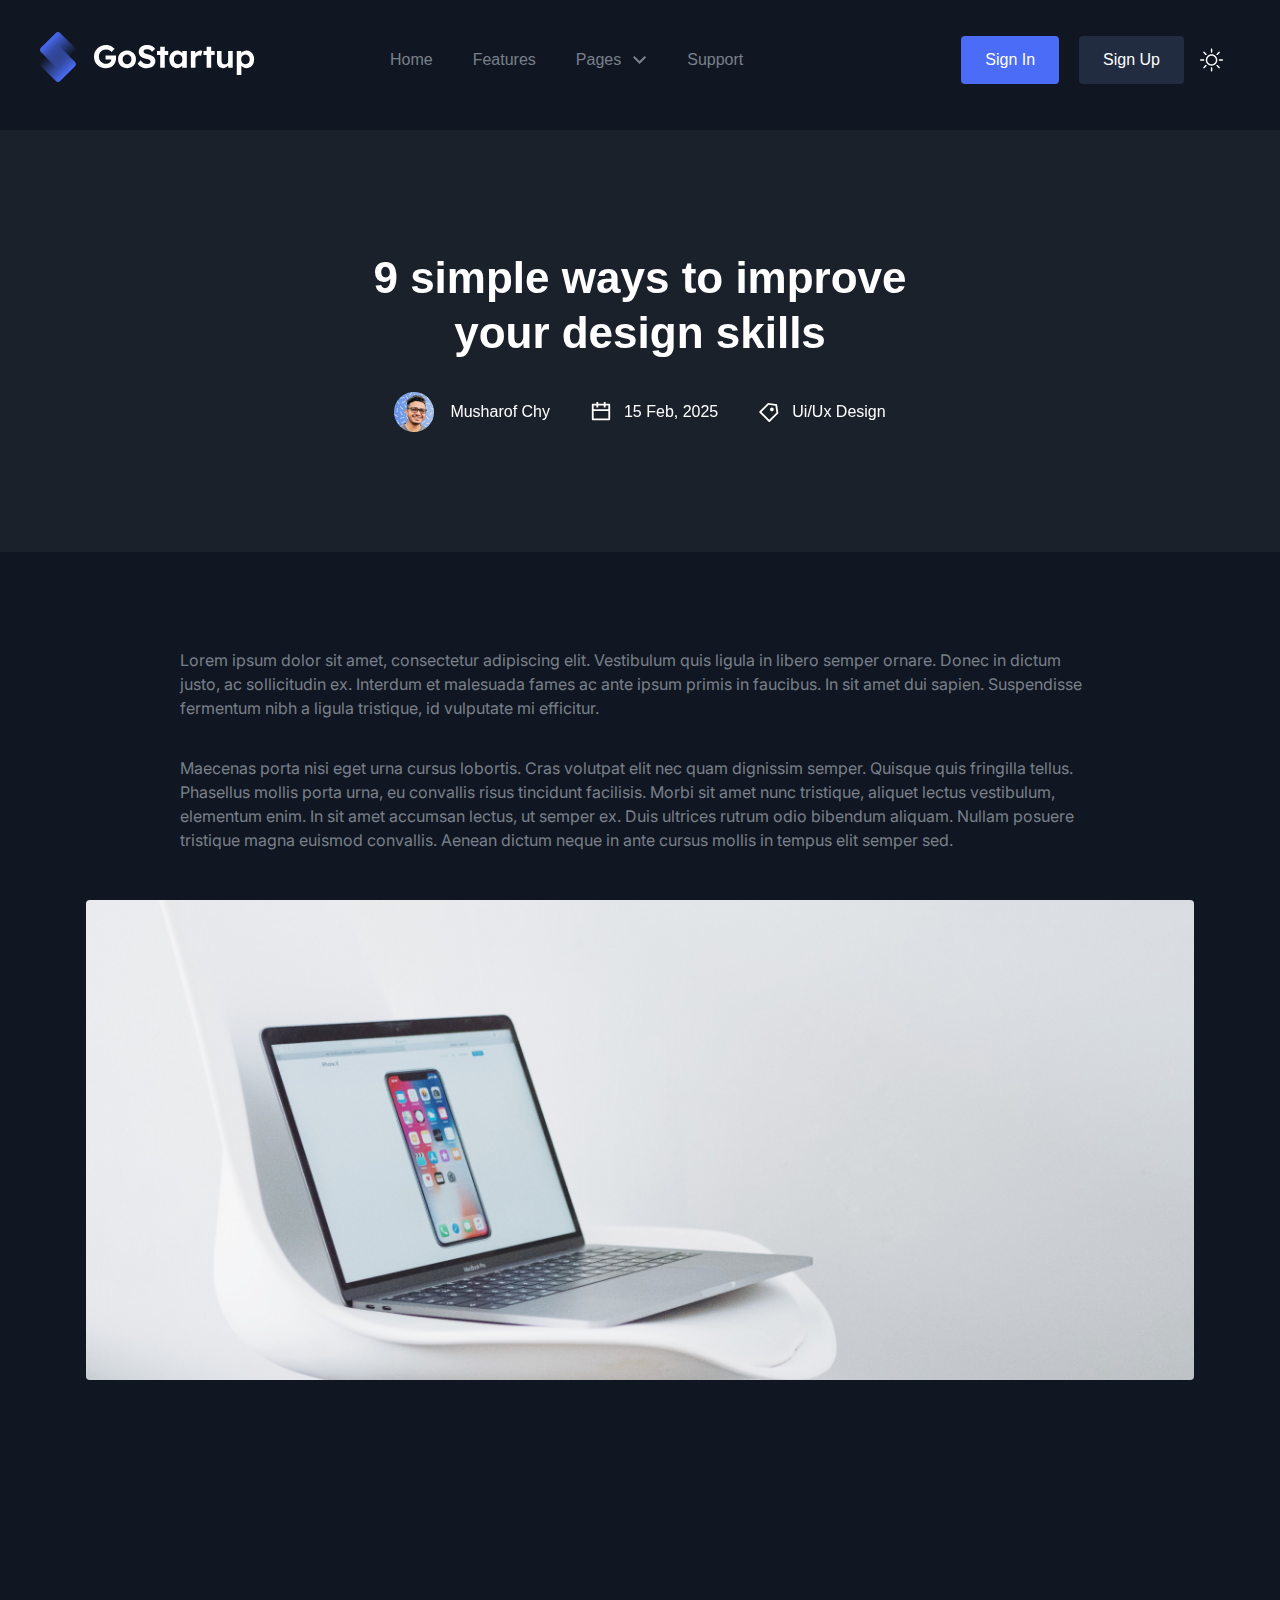
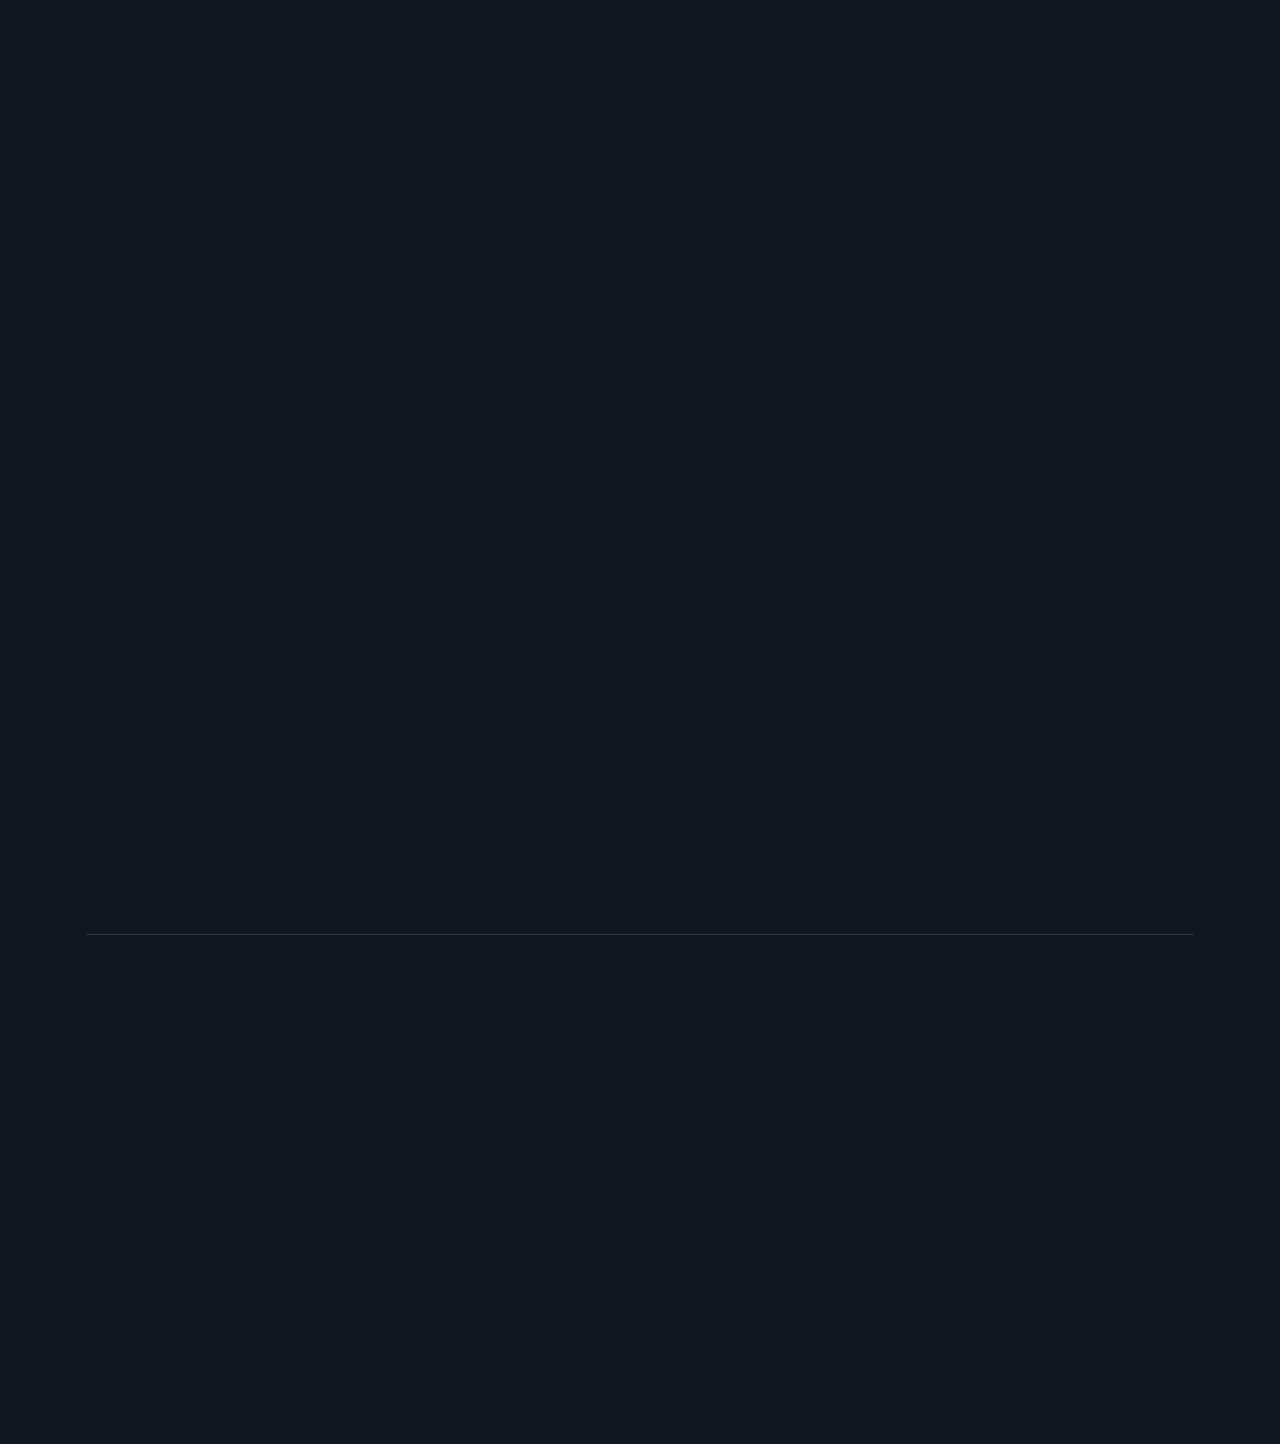
<file: blog-details.html>
<!DOCTYPE html>
<html lang="en" class="a">

<!-- Mirrored from go-tailwind.preview.uideck.com/blog-details by HTTrack Website Copier/3.x [XR&CO'2014], Wed, 17 Jan 2024 11:52:55 GMT -->
<!-- Added by HTTrack --><meta http-equiv="content-type" content="text/html;charset=utf-8" /><!-- /Added by HTTrack -->
<head>
<meta charset="UTF-8" />
<meta http-equiv="X-UA-Compatible" content="IE=edge" />
<meta name="viewport" content="width=device-width, initial-scale=1.0" />
<title>Blog Details | GoStartup</title>
<link rel="icon" href="favicon.ico"><link href="style.css" rel="stylesheet"></head>
<body class="sj">

<header class="header d f g yb">
<div class="hb yb md lf tn un fo tp 2xl:ud-px-20">
<div class="e aa ic jn sp">
<a href="index.html" class="gb">
<img src="src/images/logo/logo-dark.svg" alt="logo" class="jb kb hj" />
<img src="src/images/logo/logo-light.svg" alt="logo" class="kb ij" />
</a>
</div>
<div class="menu-wrapper c f g ba lb yb pd re kf sj vm xm gn in vn co eo gp mp">
<div class="yb zd">
<nav>
<ul class="navbar hb ld od pd sd kh sn vn xn yn">
<li>
<a href="index.html#home" class="menu-scroll ib od pd kh lh mh bi _i ek">
Home
</a>
</li>
<li>
<a href="index.html#features" class="menu-scroll ib od pd kh lh mh bi _i ek">
Features
</a>
</li>
<li class="submenu-item bj e">
<a href="javascript:void(0)" class="submenu-taggler ib od pd kh lh mh bi _i ek">
Pages
<span class="dg">
<svg width="14" height="8" viewBox="0 0 14 8" class="if">
<path d="M6.54564 5.09128L11.6369 0L13.0913 1.45436L6.54564 8L0 1.45436L1.45436 0L6.54564 5.09128Z" />
</svg>
</span>
</a>
<ul class="submenu jb sd eg ti ui wm ym zm fn kn _n ao do go lo _o hp ip jp kp lp np">
<li>
<a href="blog-grids.html" class="ib od pd kh lh mh bi _i ek">
Blog Grids
</a>
</li>
<li>
<a href="blog-details.html" class="ib od pd kh lh mh bi _i ek">
Blog Details
</a>
</li>
<li>
<a href="404.html" class="ib od pd kh lh mh bi _i ek">
404 Error
</a>
</li>
<li>
<a href="signin.html" class="ib od pd kh lh mh bi _i ek">
Sign In
</a>
</li>
<li>
<a href="signup.html" class="ib od pd kh lh mh bi _i ek">
Sign Up
</a>
</li>
</ul>
</li>
<li>
<a href="index.html#support" class="menu-scroll ib od pd kh lh mh bi _i ek">
Support
</a>
</li>
</ul>
</nav>
</div>
<div class="d h g hb yb od qd td yd kf xm ln zn eo">
<a href="signup.html" class="yb ce de se mf nf kh lh ci yi ln">
Sign In
</a>
<a href="signup.html" class="yb ce de te mf nf kh lh ci yi ln">
Sign Up
</a>
</div>
</div>
<div class="d i/2 j ba hb cd/2 od xm rn">
<label for="darkToggler" class="gq hq z-40 e hb mb zb id od pd ee iq _j rl ul">
<input type="checkbox" name="darkToggler" id="darkToggler" class="b" aria-label="darkToggler" />
<svg viewBox="0 0 23 23" class="nb _b jf ij sl vl" fill="none">
<path d="M9.55078 1.5C5.80078 1.5 1.30078 5.25 1.30078 11.25C1.30078 17.25 5.80078 21.75 11.8008 21.75C17.8008 21.75 21.5508 17.25 21.5508 13.5C13.3008 18.75 4.30078 9.75 9.55078 1.5Z" stroke-width="2" stroke-linecap="round" stroke-linejoin="round" />
</svg>
<svg viewBox="0 0 25 24" fill="none" xmlns="http://www.w3.org/2000/svg" class="jb nb _b hj sl vl">
<mask id="path-1-inside-1_977:1934" fill="white">
<path d="M12.0508 16.5C10.8573 16.5 9.71271 16.0259 8.8688 15.182C8.02489 14.3381 7.55078 13.1935 7.55078 12C7.55078 10.8065 8.02489 9.66193 8.8688 8.81802C9.71271 7.97411 10.8573 7.5 12.0508 7.5C13.2443 7.5 14.3888 7.97411 15.2328 8.81802C16.0767 9.66193 16.5508 10.8065 16.5508 12C16.5508 13.1935 16.0767 14.3381 15.2328 15.182C14.3888 16.0259 13.2443 16.5 12.0508 16.5ZM12.0508 18C13.6421 18 15.1682 17.3679 16.2934 16.2426C17.4186 15.1174 18.0508 13.5913 18.0508 12C18.0508 10.4087 17.4186 8.88258 16.2934 7.75736C15.1682 6.63214 13.6421 6 12.0508 6C10.4595 6 8.93336 6.63214 7.80814 7.75736C6.68292 8.88258 6.05078 10.4087 6.05078 12C6.05078 13.5913 6.68292 15.1174 7.80814 16.2426C8.93336 17.3679 10.4595 18 12.0508 18ZM12.0508 0C12.2497 0 12.4405 0.0790176 12.5811 0.21967C12.7218 0.360322 12.8008 0.551088 12.8008 0.75V3.75C12.8008 3.94891 12.7218 4.13968 12.5811 4.28033C12.4405 4.42098 12.2497 4.5 12.0508 4.5C11.8519 4.5 11.6611 4.42098 11.5205 4.28033C11.3798 4.13968 11.3008 3.94891 11.3008 3.75V0.75C11.3008 0.551088 11.3798 0.360322 11.5205 0.21967C11.6611 0.0790176 11.8519 0 12.0508 0V0ZM12.0508 19.5C12.2497 19.5 12.4405 19.579 12.5811 19.7197C12.7218 19.8603 12.8008 20.0511 12.8008 20.25V23.25C12.8008 23.4489 12.7218 23.6397 12.5811 23.7803C12.4405 23.921 12.2497 24 12.0508 24C11.8519 24 11.6611 23.921 11.5205 23.7803C11.3798 23.6397 11.3008 23.4489 11.3008 23.25V20.25C11.3008 20.0511 11.3798 19.8603 11.5205 19.7197C11.6611 19.579 11.8519 19.5 12.0508 19.5ZM24.0508 12C24.0508 12.1989 23.9718 12.3897 23.8311 12.5303C23.6905 12.671 23.4997 12.75 23.3008 12.75H20.3008C20.1019 12.75 19.9111 12.671 19.7705 12.5303C19.6298 12.3897 19.5508 12.1989 19.5508 12C19.5508 11.8011 19.6298 11.6103 19.7705 11.4697C19.9111 11.329 20.1019 11.25 20.3008 11.25H23.3008C23.4997 11.25 23.6905 11.329 23.8311 11.4697C23.9718 11.6103 24.0508 11.8011 24.0508 12ZM4.55078 12C4.55078 12.1989 4.47176 12.3897 4.33111 12.5303C4.19046 12.671 3.99969 12.75 3.80078 12.75H0.800781C0.601869 12.75 0.411103 12.671 0.270451 12.5303C0.129799 12.3897 0.0507813 12.1989 0.0507812 12C0.0507813 11.8011 0.129799 11.6103 0.270451 11.4697C0.411103 11.329 0.601869 11.25 0.800781 11.25H3.80078C3.99969 11.25 4.19046 11.329 4.33111 11.4697C4.47176 11.6103 4.55078 11.8011 4.55078 12ZM20.5363 3.5145C20.6769 3.65515 20.7559 3.84588 20.7559 4.04475C20.7559 4.24362 20.6769 4.43435 20.5363 4.575L18.4153 6.6975C18.3455 6.76713 18.2628 6.82235 18.1717 6.86C18.0806 6.89765 17.983 6.91699 17.8845 6.91692C17.6855 6.91678 17.4947 6.83758 17.354 6.69675C17.2844 6.62702 17.2292 6.54425 17.1915 6.45318C17.1539 6.36211 17.1345 6.26452 17.1346 6.16597C17.1348 5.96695 17.214 5.77613 17.3548 5.6355L19.4758 3.5145C19.6164 3.3739 19.8072 3.29491 20.006 3.29491C20.2049 3.29491 20.3956 3.3739 20.5363 3.5145ZM6.74678 17.304C6.88738 17.4446 6.96637 17.6354 6.96637 17.8342C6.96637 18.0331 6.88738 18.2239 6.74678 18.3645L4.62578 20.4855C4.48433 20.6221 4.29488 20.6977 4.09823 20.696C3.90158 20.6943 3.71347 20.6154 3.57442 20.4764C3.43536 20.3373 3.35648 20.1492 3.35478 19.9526C3.35307 19.7559 3.42866 19.5665 3.56528 19.425L5.68628 17.304C5.82693 17.1634 6.01766 17.0844 6.21653 17.0844C6.4154 17.0844 6.60614 17.1634 6.74678 17.304ZM20.5363 20.4855C20.3956 20.6261 20.2049 20.7051 20.006 20.7051C19.8072 20.7051 19.6164 20.6261 19.4758 20.4855L17.3548 18.3645C17.2182 18.223 17.1426 18.0336 17.1443 17.8369C17.146 17.6403 17.2249 17.4522 17.3639 17.3131C17.503 17.1741 17.6911 17.0952 17.8877 17.0935C18.0844 17.0918 18.2738 17.1674 18.4153 17.304L20.5363 19.425C20.6769 19.5656 20.7559 19.7564 20.7559 19.9552C20.7559 20.1541 20.6769 20.3449 20.5363 20.4855ZM6.74678 6.6975C6.60614 6.8381 6.4154 6.91709 6.21653 6.91709C6.01766 6.91709 5.82693 6.8381 5.68628 6.6975L3.56528 4.575C3.49365 4.50582 3.43651 4.42306 3.39721 4.33155C3.3579 4.24005 3.33721 4.14164 3.33634 4.04205C3.33548 3.94247 3.35445 3.84371 3.39216 3.75153C3.42988 3.65936 3.48557 3.57562 3.55598 3.5052C3.6264 3.43478 3.71014 3.37909 3.80232 3.34138C3.89449 3.30367 3.99325 3.2847 4.09283 3.28556C4.19242 3.28643 4.29083 3.30712 4.38233 3.34642C4.47384 3.38573 4.5566 3.44287 4.62578 3.5145L6.74678 5.6355C6.81663 5.70517 6.87204 5.78793 6.90985 5.87905C6.94766 5.97017 6.96712 6.06785 6.96712 6.1665C6.96712 6.26515 6.94766 6.36283 6.90985 6.45395C6.87204 6.54507 6.81663 6.62783 6.74678 6.6975Z" />
</mask>
<path d="M12.0508 16.5C10.8573 16.5 9.71271 16.0259 8.8688 15.182C8.02489 14.3381 7.55078 13.1935 7.55078 12C7.55078 10.8065 8.02489 9.66193 8.8688 8.81802C9.71271 7.97411 10.8573 7.5 12.0508 7.5C13.2443 7.5 14.3888 7.97411 15.2328 8.81802C16.0767 9.66193 16.5508 10.8065 16.5508 12C16.5508 13.1935 16.0767 14.3381 15.2328 15.182C14.3888 16.0259 13.2443 16.5 12.0508 16.5ZM12.0508 18C13.6421 18 15.1682 17.3679 16.2934 16.2426C17.4186 15.1174 18.0508 13.5913 18.0508 12C18.0508 10.4087 17.4186 8.88258 16.2934 7.75736C15.1682 6.63214 13.6421 6 12.0508 6C10.4595 6 8.93336 6.63214 7.80814 7.75736C6.68292 8.88258 6.05078 10.4087 6.05078 12C6.05078 13.5913 6.68292 15.1174 7.80814 16.2426C8.93336 17.3679 10.4595 18 12.0508 18ZM12.0508 0C12.2497 0 12.4405 0.0790176 12.5811 0.21967C12.7218 0.360322 12.8008 0.551088 12.8008 0.75V3.75C12.8008 3.94891 12.7218 4.13968 12.5811 4.28033C12.4405 4.42098 12.2497 4.5 12.0508 4.5C11.8519 4.5 11.6611 4.42098 11.5205 4.28033C11.3798 4.13968 11.3008 3.94891 11.3008 3.75V0.75C11.3008 0.551088 11.3798 0.360322 11.5205 0.21967C11.6611 0.0790176 11.8519 0 12.0508 0V0ZM12.0508 19.5C12.2497 19.5 12.4405 19.579 12.5811 19.7197C12.7218 19.8603 12.8008 20.0511 12.8008 20.25V23.25C12.8008 23.4489 12.7218 23.6397 12.5811 23.7803C12.4405 23.921 12.2497 24 12.0508 24C11.8519 24 11.6611 23.921 11.5205 23.7803C11.3798 23.6397 11.3008 23.4489 11.3008 23.25V20.25C11.3008 20.0511 11.3798 19.8603 11.5205 19.7197C11.6611 19.579 11.8519 19.5 12.0508 19.5ZM24.0508 12C24.0508 12.1989 23.9718 12.3897 23.8311 12.5303C23.6905 12.671 23.4997 12.75 23.3008 12.75H20.3008C20.1019 12.75 19.9111 12.671 19.7705 12.5303C19.6298 12.3897 19.5508 12.1989 19.5508 12C19.5508 11.8011 19.6298 11.6103 19.7705 11.4697C19.9111 11.329 20.1019 11.25 20.3008 11.25H23.3008C23.4997 11.25 23.6905 11.329 23.8311 11.4697C23.9718 11.6103 24.0508 11.8011 24.0508 12ZM4.55078 12C4.55078 12.1989 4.47176 12.3897 4.33111 12.5303C4.19046 12.671 3.99969 12.75 3.80078 12.75H0.800781C0.601869 12.75 0.411103 12.671 0.270451 12.5303C0.129799 12.3897 0.0507813 12.1989 0.0507812 12C0.0507813 11.8011 0.129799 11.6103 0.270451 11.4697C0.411103 11.329 0.601869 11.25 0.800781 11.25H3.80078C3.99969 11.25 4.19046 11.329 4.33111 11.4697C4.47176 11.6103 4.55078 11.8011 4.55078 12ZM20.5363 3.5145C20.6769 3.65515 20.7559 3.84588 20.7559 4.04475C20.7559 4.24362 20.6769 4.43435 20.5363 4.575L18.4153 6.6975C18.3455 6.76713 18.2628 6.82235 18.1717 6.86C18.0806 6.89765 17.983 6.91699 17.8845 6.91692C17.6855 6.91678 17.4947 6.83758 17.354 6.69675C17.2844 6.62702 17.2292 6.54425 17.1915 6.45318C17.1539 6.36211 17.1345 6.26452 17.1346 6.16597C17.1348 5.96695 17.214 5.77613 17.3548 5.6355L19.4758 3.5145C19.6164 3.3739 19.8072 3.29491 20.006 3.29491C20.2049 3.29491 20.3956 3.3739 20.5363 3.5145ZM6.74678 17.304C6.88738 17.4446 6.96637 17.6354 6.96637 17.8342C6.96637 18.0331 6.88738 18.2239 6.74678 18.3645L4.62578 20.4855C4.48433 20.6221 4.29488 20.6977 4.09823 20.696C3.90158 20.6943 3.71347 20.6154 3.57442 20.4764C3.43536 20.3373 3.35648 20.1492 3.35478 19.9526C3.35307 19.7559 3.42866 19.5665 3.56528 19.425L5.68628 17.304C5.82693 17.1634 6.01766 17.0844 6.21653 17.0844C6.4154 17.0844 6.60614 17.1634 6.74678 17.304ZM20.5363 20.4855C20.3956 20.6261 20.2049 20.7051 20.006 20.7051C19.8072 20.7051 19.6164 20.6261 19.4758 20.4855L17.3548 18.3645C17.2182 18.223 17.1426 18.0336 17.1443 17.8369C17.146 17.6403 17.2249 17.4522 17.3639 17.3131C17.503 17.1741 17.6911 17.0952 17.8877 17.0935C18.0844 17.0918 18.2738 17.1674 18.4153 17.304L20.5363 19.425C20.6769 19.5656 20.7559 19.7564 20.7559 19.9552C20.7559 20.1541 20.6769 20.3449 20.5363 20.4855ZM6.74678 6.6975C6.60614 6.8381 6.4154 6.91709 6.21653 6.91709C6.01766 6.91709 5.82693 6.8381 5.68628 6.6975L3.56528 4.575C3.49365 4.50582 3.43651 4.42306 3.39721 4.33155C3.3579 4.24005 3.33721 4.14164 3.33634 4.04205C3.33548 3.94247 3.35445 3.84371 3.39216 3.75153C3.42988 3.65936 3.48557 3.57562 3.55598 3.5052C3.6264 3.43478 3.71014 3.37909 3.80232 3.34138C3.89449 3.30367 3.99325 3.2847 4.09283 3.28556C4.19242 3.28643 4.29083 3.30712 4.38233 3.34642C4.47384 3.38573 4.5566 3.44287 4.62578 3.5145L6.74678 5.6355C6.81663 5.70517 6.87204 5.78793 6.90985 5.87905C6.94766 5.97017 6.96712 6.06785 6.96712 6.1665C6.96712 6.26515 6.94766 6.36283 6.90985 6.45395C6.87204 6.54507 6.81663 6.62783 6.74678 6.6975Z" fill="black" stroke="white" stroke-width="2" mask="url(#path-1-inside-1_977:1934)" />
</svg>
</label>
<button class="menu-toggler e ba di _j hn">
<svg width="28" height="28" viewBox="0 0 28 28" class="cross jb if">
<path d="M14.0002 11.8226L21.6228 4.20001L23.8002 6.37745L16.1776 14L23.8002 21.6226L21.6228 23.8L14.0002 16.1774L6.37763 23.8L4.2002 21.6226L11.8228 14L4.2002 6.37745L6.37763 4.20001L14.0002 11.8226Z" />
</svg>
<svg width="22" height="22" viewBox="0 0 22 22" class="menu if">
<path d="M2.75 3.66666H19.25V5.49999H2.75V3.66666ZM2.75 10.0833H19.25V11.9167H2.75V10.0833ZM2.75 16.5H19.25V18.3333H2.75V16.5Z" />
</svg>
</button>
</div>
</div>
</header>


<section class="mg">
<div class="wow fadeInUp e da ff gf hf uf ho" data-wow-delay=".2s" style="background-image: url('images/blog/blog-details.html')">
<div class="d f g da ob yb ff gf ji mi" style="background-image: url('images/blog/NoisePatern.html')"></div>
<div class="d f g ea ob yb ue uj"></div>
<div class="of op">
<div class="ia mc kh">
<h1 class="na lh oh wh di _j nm tm">
9 simple ways to improve your design skills
</h1>
<div class="ka hb md od pd">
<div class="hb od lf">
<div class="va pb cc ee">
<img src="src/images/blog/author.png" alt="author" class="yb" />
</div>
<p class="lh mh bi _j">
Musharof Chy
</p>
</div>
<div class="hb od lf">
<span class="ng bi _j">
<svg width="22" height="22" viewBox="0 0 22 22" class="if">
<path d="M15.5835 2.75H19.2502C19.4933 2.75 19.7264 2.84657 19.8983 3.01848C20.0703 3.19039 20.1668 3.42355 20.1668 3.66666V18.3333C20.1668 18.5764 20.0703 18.8096 19.8983 18.9815C19.7264 19.1534 19.4933 19.25 19.2502 19.25H2.75016C2.50705 19.25 2.27389 19.1534 2.10198 18.9815C1.93007 18.8096 1.8335 18.5764 1.8335 18.3333V3.66666C1.8335 3.42355 1.93007 3.19039 2.10198 3.01848C2.27389 2.84657 2.50705 2.75 2.75016 2.75H6.41683V0.916664H8.25016V2.75H13.7502V0.916664H15.5835V2.75ZM13.7502 4.58333H8.25016V6.41666H6.41683V4.58333H3.66683V8.25H18.3335V4.58333H15.5835V6.41666H13.7502V4.58333ZM18.3335 10.0833H3.66683V17.4167H18.3335V10.0833Z" />
</svg>
</span>
<p class="lh mh bi _j">
15 Feb, 2025
</p>
</div>
<div class="hb od lf">
<span class="ng bi _j">
<svg width="22" height="22" viewBox="0 0 22 22" class="if">
<path d="M9.9912 1.925L19.0653 3.22209L20.3615 12.2971L11.9355 20.7231C11.7636 20.8949 11.5304 20.9915 11.2874 20.9915C11.0443 20.9915 10.8112 20.8949 10.6393 20.7231L1.56429 11.6481C1.39244 11.4762 1.2959 11.2431 1.2959 11C1.2959 10.7569 1.39244 10.5238 1.56429 10.3519L9.9912 1.925ZM10.6393 3.87017L3.50854 11L11.2874 18.7779L18.4172 11.6481L17.4455 4.84184L10.6393 3.87017ZM12.5826 9.70384C12.2387 9.35983 12.0456 8.8933 12.0457 8.40689C12.0457 8.16604 12.0932 7.92756 12.1854 7.70506C12.2776 7.48256 12.4127 7.2804 12.5831 7.11013C12.7534 6.93985 12.9556 6.8048 13.1782 6.71267C13.4007 6.62054 13.6392 6.57314 13.88 6.57318C14.3664 6.57327 14.8329 6.76658 15.1768 7.11059C15.5207 7.45459 15.7138 7.92112 15.7137 8.40754C15.7136 8.89395 15.5203 9.36041 15.1763 9.70429C14.8323 10.0482 14.3658 10.2413 13.8794 10.2412C13.393 10.2412 12.9265 10.0478 12.5826 9.70384Z" />
</svg>
</span>
<p class="lh mh bi _j">
Ui/Ux Design
</p>
</div>
</div>
</div>
</div>
</div>
<div class="of og op">
<div class="ie gg jj no">
<div class="wow fadeInUp ia nc" data-wow-delay=".2s">
<p class="sa mh bi">
Lorem ipsum dolor sit amet, consectetur adipiscing elit.
Vestibulum quis ligula in libero semper ornare. Donec in dictum
justo, ac sollicitudin ex. Interdum et malesuada fames ac ante
ipsum primis in faucibus. In sit amet dui sapien. Suspendisse
fermentum nibh a ligula tristique, id vulputate mi efficitur.
</p>
<p class="wa mh bi">
Maecenas porta nisi eget urna cursus lobortis. Cras volutpat elit
nec quam dignissim semper. Quisque quis fringilla tellus.
Phasellus mollis porta urna, eu convallis risus tincidunt
facilisis. Morbi sit amet nunc tristique, aliquet lectus
vestibulum, elementum enim. In sit amet accumsan lectus, ut semper
ex. Duis ultrices rutrum odio bibendum aliquam. Nullam posuere
tristique magna euismod convallis. Aenean dictum neque in ante
cursus mollis in tempus elit semper sed.
</p>
</div>
<div class="wow fadeInUp ia wa oc" data-wow-delay=".2s">
<img src="src/images/blog/blog-details-2.jpg" alt="blog-details" class="yb de" />
</div>
<div class="wow fadeInUp ia nc" data-wow-delay=".2s">
<div class="e ia pc pg gg">
<span class="d f o/2 dd/2">
<svg width="120" height="120" viewBox="0 0 120 120" fill="none" xmlns="http://www.w3.org/2000/svg">
<path d="M22.915 86.6049C17.765 81.1349 15 74.9999 15 65.0549C15 47.555 27.285 31.87 45.15 24.115L49.615 31.005C32.94 40.025 29.68 51.73 28.38 59.1099C31.065 57.7199 34.58 57.2349 38.025 57.5549C47.045 58.3899 54.155 65.7949 54.155 74.9999C54.155 79.6412 52.3113 84.0924 49.0294 87.3743C45.7475 90.6562 41.2963 92.4999 36.655 92.4999C31.29 92.4999 26.16 90.0499 22.915 86.6049ZM72.915 86.6049C67.765 81.1349 65 74.9999 65 65.0549C65 47.555 77.285 31.87 95.15 24.115L99.615 31.005C82.94 40.025 79.68 51.73 78.38 59.1099C81.065 57.7199 84.58 57.2349 88.025 57.5549C97.045 58.3899 104.155 65.7949 104.155 74.9999C104.155 79.6412 102.311 84.0924 99.0294 87.3743C95.7475 90.6562 91.2963 92.4999 86.655 92.4999C81.29 92.4999 76.16 90.0499 72.915 86.6049Z" fill="white" fill-opacity="0.08" />
</svg>
</span>
<p class="oa kh lh sh bi">
Lorem ipsum dolor sit amet, consectetur adipiscing elit.
Vestibulum quis ligula in libero semper ornare. Donec in dictum
justo, ac sollicitudin ex.
</p>
<p class="kh lh mh bi">
“Devid Miller”
</p>
</div>
<p class="sa mh bi">
Lorem ipsum dolor sit amet, consectetur adipiscing elit.
Vestibulum quis ligula in libero semper ornare. Donec in dictum
justo, ac sollicitudin ex. Interdum et malesuada fames ac ante
ipsum primis in faucibus. In sit amet dui sapien. Suspendisse
fermentum nibh a ligula tristique, id vulputate mi efficitur.
</p>
<p class="qa mh bi">
Maecenas porta nisi eget urna cursus lobortis. Cras volutpat elit
nec quam dignissim semper. Quisque quis fringilla tellus.
Phasellus mollis porta urna, eu convallis risus tincidunt
facilisis. Morbi sit amet nunc.
</p>
</div>
<div class="wow fadeInUp ia nc" data-wow-delay=".2s">
<h3 class="xa lh oh xh di _j om">
Leave a comment
</h3>
<form>
<div class="ja hb md">
<div class="yb of ok/3">
<div class="wa">
<input type="text" name="name" id="name" placeholder=" Name" class="yb ie ve tf mh di ii oi aj mj _j gk" />
</div>
</div>
<div class="yb of ok/3">
<div class="wa">
<input type="email" name="email" id="email" placeholder="Email " class="yb ie ve tf mh di ii oi aj mj _j gk" />
</div>
</div>
<div class="yb of ok/3">
<div class="wa">
<input type="text" name="website" id="website" placeholder="Website " class="yb ie ve tf mh di ii oi aj mj _j gk" />
</div>
</div>
<div class="yb of">
<div class="pa">
<textarea rows="4" name="message" id="message" placeholder="Type Message" class="yb kd ie ve tf mh xh di ii oi aj mj _j gk"></textarea>
</div>
</div>
<div class="yb of">
<div class="wa">
<label for="supportCheckbox" class="hb id jd bi _i">
<div class="e">
<input type="checkbox" id="supportCheckbox" class="b" />
<div class="box va ya hb nb _b od pd de he nj">
<span class="ki">
<svg width="11" height="8" viewBox="0 0 11 8" fill="none" class="jf">
<path d="M10.0915 0.951972L10.0867 0.946075L10.0813 0.940568C9.90076 0.753564 9.61034 0.753146 9.42927 0.939309L4.16201 6.22962L1.58507 3.63469C1.40401 3.44841 1.11351 3.44879 0.932892 3.63584C0.755703 3.81933 0.755703 4.10875 0.932892 4.29224L0.932878 4.29225L0.934851 4.29424L3.58046 6.95832C3.73676 7.11955 3.94983 7.2 4.1473 7.2C4.36196 7.2 4.55963 7.11773 4.71406 6.9584L10.0468 1.60234C10.2436 1.4199 10.2421 1.1339 10.0915 0.951972ZM4.2327 6.30081L4.2317 6.2998C4.23206 6.30015 4.23237 6.30049 4.23269 6.30082L4.2327 6.30081Z" stroke-width="0.4"></path>
</svg>
</span>
</div>
</div>
I have read the terms of the Service & I accept Privacy
Policy
</label>
</div>
</div>
<div class="yb of">
<button class="hb od pd de se pf qf lh mh ci yi">
Submit Comment
</button>
</div>
</div>
</form>
</div>
</div>
</div>
</section>


<footer class="wow fadeInUp ig zk oo" data-wow-delay=".2s">
<div class="of op">
<div class="ja hb md">
<div class="yb of ok/2 wl/12 mn/12 pp/12">
<div class="qa lc">
<a href="index.html" class="ra gb">
<img src="src/images/logo/logo-dark.svg" alt="logo" class="jb kb hj" />
<img src="src/images/logo/logo-light.svg" alt="logo" class="kb ij" />
</a>
<p class="pa mh bi">
Lorem ipsum dolor sit amet, consectetur adipiscing elit.
</p>
<div class="hb od td">
<a href="javascript:void(0)" name="social-link" aria-label="social-link" class="bi _i ek">
<svg width="24" height="24" viewBox="0 0 24 24" class="if">
<path d="M14 13.5H16.5L17.5 9.5H14V7.5C14 6.47 14 5.5 16 5.5H17.5V2.14C17.174 2.097 15.943 2 14.643 2C11.928 2 10 3.657 10 6.7V9.5H7V13.5H10V22H14V13.5Z" />
</svg>
</a>
<a href="javascript:void(0)" name="social-link" aria-label="social-link" class="bi _i ek">
<svg width="24" height="24" viewBox="0 0 24 24" class="if">
<path d="M22.1621 5.65593C21.3986 5.99362 20.589 6.2154 19.7601 6.31393C20.6338 5.79136 21.2878 4.96894 21.6001 3.99993C20.7801 4.48793 19.8811 4.82993 18.9441 5.01493C18.3147 4.34151 17.4804 3.89489 16.571 3.74451C15.6616 3.59413 14.728 3.74842 13.9153 4.18338C13.1026 4.61834 12.4564 5.30961 12.0772 6.14972C11.6979 6.98983 11.6068 7.93171 11.8181 8.82893C10.1552 8.74558 8.52838 8.31345 7.04334 7.56059C5.55829 6.80773 4.24818 5.75098 3.19805 4.45893C2.82634 5.09738 2.63101 5.82315 2.63205 6.56193C2.63205 8.01193 3.37005 9.29293 4.49205 10.0429C3.82806 10.022 3.17868 9.84271 2.59805 9.51993V9.57193C2.59825 10.5376 2.93242 11.4735 3.5439 12.221C4.15538 12.9684 5.00653 13.4814 5.95305 13.6729C5.33667 13.84 4.69036 13.8646 4.06305 13.7449C4.32992 14.5762 4.85006 15.3031 5.55064 15.824C6.25123 16.345 7.09718 16.6337 7.97005 16.6499C7.10253 17.3313 6.10923 17.8349 5.04693 18.1321C3.98464 18.4293 2.87418 18.5142 1.77905 18.3819C3.69075 19.6114 5.91615 20.2641 8.18905 20.2619C15.8821 20.2619 20.0891 13.8889 20.0891 8.36193C20.0891 8.18193 20.0841 7.99993 20.0761 7.82193C20.8949 7.2301 21.6017 6.49695 22.1631 5.65693L22.1621 5.65593Z" />
</svg>
</a>
<a href="javascript:void(0)" name="social-link" aria-label="social-link" class="bi _i ek">
<svg width="24" height="24" viewBox="0 0 24 24" class="if">
<path d="M6.93994 5.00002C6.93968 5.53046 6.72871 6.03906 6.35345 6.41394C5.97819 6.78883 5.46938 6.99929 4.93894 6.99902C4.40851 6.99876 3.89991 6.78779 3.52502 6.41253C3.15014 6.03727 2.93968 5.52846 2.93994 4.99802C2.94021 4.46759 3.15117 3.95899 3.52644 3.5841C3.9017 3.20922 4.41051 2.99876 4.94094 2.99902C5.47137 2.99929 5.97998 3.21026 6.35486 3.58552C6.72975 3.96078 6.94021 4.46959 6.93994 5.00002ZM6.99994 8.48002H2.99994V21H6.99994V8.48002ZM13.3199 8.48002H9.33994V21H13.2799V14.43C13.2799 10.77 18.0499 10.43 18.0499 14.43V21H21.9999V13.07C21.9999 6.90002 14.9399 7.13002 13.2799 10.16L13.3199 8.48002Z" />
</svg>
</a>
<a href="javascript:void(0)" name="social-link" aria-label="social-link" class="bi _i ek">
<svg width="24" height="24" viewBox="0 0 24 24" class="if">
<path d="M7.443 5.34961C8.082 5.34961 8.673 5.39961 9.213 5.54761C9.70302 5.63765 10.1708 5.82244 10.59 6.09161C10.984 6.33861 11.279 6.68561 11.475 7.13061C11.672 7.57561 11.77 8.12061 11.77 8.71361C11.77 9.40661 11.623 9.99961 11.279 10.4446C10.984 10.8906 10.492 11.2856 9.902 11.5826C10.738 11.8306 11.377 12.2756 11.77 12.8686C12.164 13.4626 12.41 14.2046 12.41 15.0456C12.41 15.7386 12.262 16.3316 12.016 16.8266C11.77 17.3216 11.377 17.7666 10.934 18.0636C10.4528 18.382 9.92084 18.616 9.361 18.7556C8.771 18.9046 8.181 19.0036 7.591 19.0036H1V5.34961H7.443ZM7.049 10.8896C7.59 10.8896 8.033 10.7416 8.377 10.4946C8.721 10.2476 8.869 9.80161 8.869 9.25761C8.869 8.96061 8.819 8.66361 8.721 8.46661C8.623 8.26861 8.475 8.11961 8.279 7.97161C8.082 7.87261 7.885 7.77361 7.639 7.72461C7.393 7.67461 7.148 7.67461 6.852 7.67461H4V10.8906H7.05L7.049 10.8896ZM7.197 16.7276C7.492 16.7276 7.787 16.6776 8.033 16.6286C8.28138 16.5814 8.51628 16.48 8.721 16.3316C8.92139 16.1868 9.08903 16.0015 9.213 15.7876C9.311 15.5406 9.41 15.2436 9.41 14.8976C9.41 14.2046 9.213 13.7096 8.82 13.3636C8.426 13.0666 7.885 12.9186 7.246 12.9186H4V16.7286H7.197V16.7276ZM16.689 16.6776C17.082 17.0736 17.672 17.2716 18.459 17.2716C19 17.2716 19.492 17.1236 19.885 16.8766C20.279 16.5796 20.525 16.2826 20.623 15.9856H23.033C22.639 17.1726 22.049 18.0136 21.263 18.5576C20.475 19.0526 19.541 19.3496 18.41 19.3496C17.6864 19.3518 16.9688 19.2175 16.295 18.9536C15.6887 18.7262 15.148 18.3524 14.721 17.8656C14.2643 17.4102 13.9267 16.8494 13.738 16.2326C13.492 15.5896 13.393 14.8976 13.393 14.1056C13.393 13.3636 13.492 12.6716 13.738 12.0276C13.9745 11.4077 14.3245 10.8373 14.77 10.3456C15.213 9.90061 15.754 9.50561 16.344 9.25761C17.0007 8.99367 17.7022 8.8592 18.41 8.86161C19.246 8.86161 19.984 9.01061 20.623 9.35661C21.263 9.70261 21.754 10.0986 22.148 10.6926C22.5499 11.2631 22.8494 11.8993 23.033 12.5726C23.131 13.2646 23.18 13.9576 23.131 14.7486H16C16 15.5406 16.295 16.2826 16.689 16.6786V16.6776ZM19.787 11.4836C19.443 11.1376 18.902 10.9396 18.262 10.9396C17.82 10.9396 17.475 11.0386 17.18 11.1866C16.885 11.3356 16.689 11.5336 16.492 11.7316C16.311 11.9229 16.1912 12.1638 16.148 12.4236C16.098 12.6716 16.049 12.8686 16.049 13.0666H20.475C20.377 12.3246 20.131 11.8306 19.787 11.4836ZM15.459 6.28961H20.967V7.62561H15.46V6.28961H15.459Z" />
</svg>
</a>
</div>
</div>
</div>
<div class="ac/2 of xl/12 mn/12 qp/12">
<div class="qa">
<h3 class="sa lh qh xh di _j">
Company
</h3>
<ul class="ud">
<li>
<a href="javascript:void(0)" class="lh mh bi _i ek">
Home
</a>
</li>
<li>
<a href="javascript:void(0)" class="lh mh bi _i ek">
Product
</a>
</li>
<li>
<a href="javascript:void(0)" class="lh mh bi _i ek">
Careers
<span class="ta de se rf sf lh rh ci">
Hiring
</span>
</a>
</li>
<li>
<a href="javascript:void(0)" class="lh mh bi _i ek">
Pricing
</a>
</li>
</ul>
</div>
</div>
<div class="ac/2 of xl/12 mn/12 qp/12">
<div class="qa">
<h3 class="sa lh qh xh di _j">
Support
</h3>
<ul class="ud">
<li>
<a href="javascript:void(0)" class="lh mh bi _i ek">
Company
</a>
</li>
<li>
<a href="javascript:void(0)" class="lh mh bi _i ek">
Press media
</a>
</li>
<li>
<a href="javascript:void(0)" class="lh mh bi _i ek">
Our Blog
</a>
</li>
<li>
<a href="javascript:void(0)" class="lh mh bi _i ek">
Contact Us
</a>
</li>
</ul>
</div>
</div>
<div class="yb of ok/2 wl/12 mn/12 qp/12">
<div class="qa">
<h3 class="sa lh qh xh di _j">
Get in touch
</h3>
<div class="vd">
<div>
<p class="lh mh bi">
Toll Free Customer Care
</p>
<a href="tel:+(1) 123 456 7890" class="lh mh di _i _j fk">
+(1) 123 456 7890
</a>
</div>
<div>
<p class="lh mh bi">
Need live support?
</p>
<a href="cdn-cgi/l/email-protection.html#5f2c2a2f2f302d2b1f3b30323e3631713c3032" class="lh mh di _i _j fk">
<span class="__cf_email__" data-cfemail="16656366667964625672797b777f783875797b">[email&#160;protected]</span>
</a>
</div>
</div>
</div>
</div>
<div class="yb of ok/2 wl/12 nn/12 pp/12">
<div class="qa">
<h3 class="sa lh qh xh di _j">
Newsletter
</h3>
<p class="ra lh mh bi">
Subscribe to receive future updates
</p>
<form class="e">
<input type="email" name="email" id="email" placeholder="Email address" class="jq yb de he mf jg kg mh bi oi aj kj tj" />
<button class="d k f hb ob bc od pd je bi lj">
<svg width="20" height="20" viewBox="0 0 20 20" class="if">
<path d="M3.1175 1.17367L18.5025 9.63533C18.5678 9.6713 18.6223 9.72414 18.6602 9.78834C18.6982 9.85255 18.7182 9.92576 18.7182 10.0003C18.7182 10.0749 18.6982 10.1481 18.6602 10.2123C18.6223 10.2765 18.5678 10.3294 18.5025 10.3653L3.1175 18.827C3.05406 18.8619 2.98262 18.8797 2.91023 18.8785C2.83783 18.8774 2.76698 18.8575 2.70465 18.8206C2.64232 18.7838 2.59066 18.7313 2.55478 18.6684C2.51889 18.6056 2.50001 18.5344 2.5 18.462V1.53867C2.50001 1.46626 2.51889 1.39511 2.55478 1.33222C2.59066 1.26934 2.64232 1.21689 2.70465 1.18005C2.76698 1.1432 2.83783 1.12324 2.91023 1.12212C2.98262 1.121 3.05406 1.13877 3.1175 1.17367ZM4.16667 10.8337V16.3478L15.7083 10.0003L4.16667 3.65283V9.167H8.33333V10.8337H4.16667Z" />
</svg>
</button>
</form>
</div>
</div>
</div>
<div class="jj bm">
<div class="ja hb md tf dm">
<div class="yb of yl/2 on/3">
<div class="oa hb od pd td ie lg jj ll _l am im">
<a href="javascript:void(0)" class="lh mh bi _i">
English
</a>
<a href="javascript:void(0)" class="lh mh bi _i">
Privacy Policy
</a>
<a href="javascript:void(0)" class="lh mh bi _i">
Support
</a>
</div>
</div>
<div class="yb of yl/2 pn/3">
<div>
<p class="kh lh mh bi ap">
© 2025 Startup. All rights reserved
</p>
</div>
</div>
</div>
</div>
</div>
</footer>


<a href="javascript:void(0)" class="kq back-to-top c l m n ca jb pb cc od pd fe se ci ni ti">
<span class="ua qb dc hd ke je me"></span>
</a>

<script data-cfasync="false" src="cdn-cgi/scripts/5c5dd728/cloudflare-static/email-decode.min.js"></script><script defer src="bundle.js"></script><script>(function(){var js = "window['__CF$cv$params']={r:'846e64570da2a027',t:'MTcwNTQ5MjM0NS44NTIwMDA='};_cpo=document.createElement('script');_cpo.nonce='',_cpo.src='cdn-cgi/challenge-platform/h/b/scripts/jsd/c8377512/main.js',document.getElementsByTagName('head')[0].appendChild(_cpo);";var _0xh = document.createElement('iframe');_0xh.height = 1;_0xh.width = 1;_0xh.style.position = 'absolute';_0xh.style.top = 0;_0xh.style.left = 0;_0xh.style.border = 'none';_0xh.style.visibility = 'hidden';document.body.appendChild(_0xh);function handler() {var _0xi = _0xh.contentDocument || _0xh.contentWindow.document;if (_0xi) {var _0xj = _0xi.createElement('script');_0xj.innerHTML = js;_0xi.getElementsByTagName('head')[0].appendChild(_0xj);}}if (document.readyState !== 'loading') {handler();} else if (window.addEventListener) {document.addEventListener('DOMContentLoaded', handler);} else {var prev = document.onreadystatechange || function () {};document.onreadystatechange = function (e) {prev(e);if (document.readyState !== 'loading') {document.onreadystatechange = prev;handler();}};}})();</script><script defer src="https://static.cloudflareinsights.com/beacon.min.js/v84a3a4012de94ce1a686ba8c167c359c1696973893317" integrity="sha512-euoFGowhlaLqXsPWQ48qSkBSCFs3DPRyiwVu3FjR96cMPx+Fr+gpWRhIafcHwqwCqWS42RZhIudOvEI+Ckf6MA==" data-cf-beacon='{"rayId":"846e64570da2a027","version":"2023.10.0","r":1,"token":"9a6015d415bb4773a0bff22543062d3b","b":1}' crossorigin="anonymous"></script>
</body>

<!-- Mirrored from go-tailwind.preview.uideck.com/blog-details by HTTrack Website Copier/3.x [XR&CO'2014], Wed, 17 Jan 2024 11:52:57 GMT -->
</html>
</file>
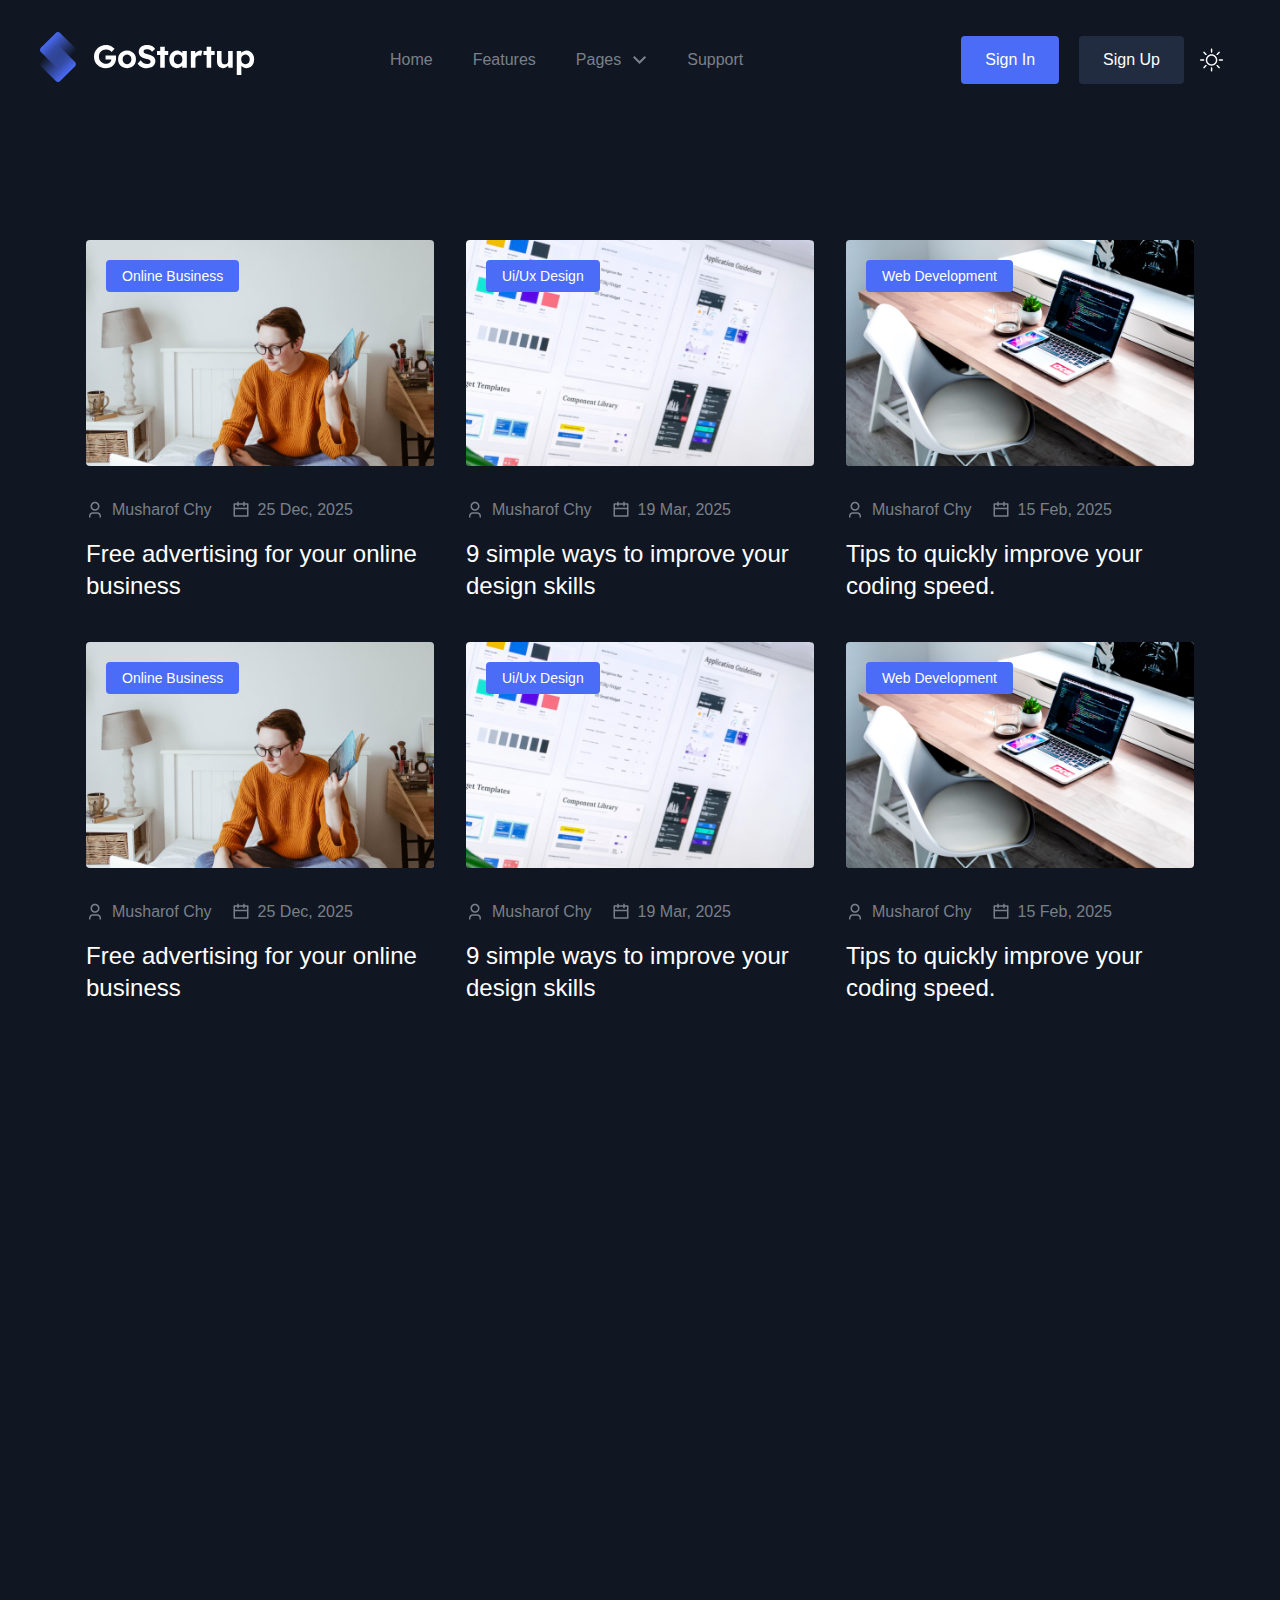
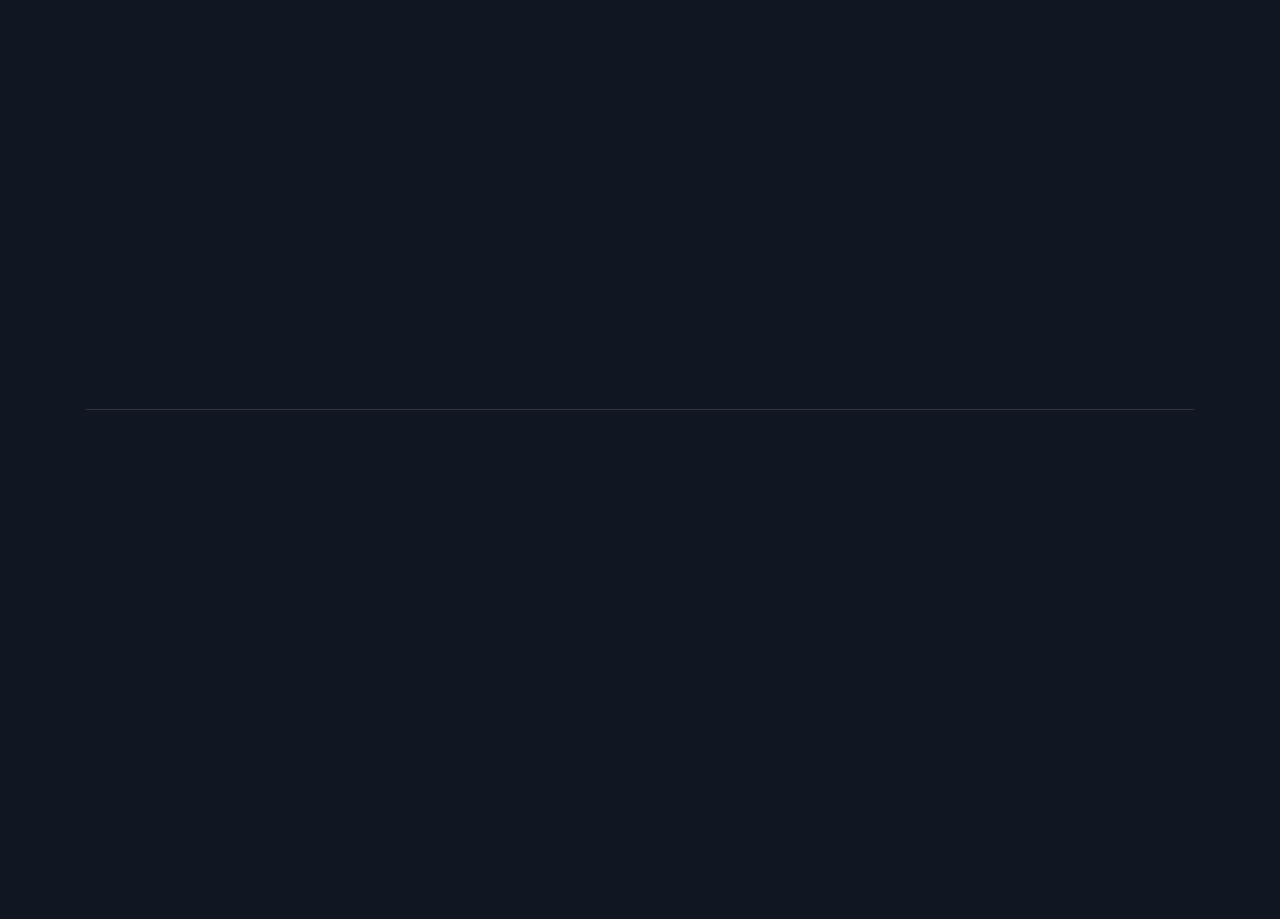
<file: blog-grids.html>
<!DOCTYPE html>
<html lang="en" class="a">

<!-- Mirrored from go-tailwind.preview.uideck.com/blog-grids by HTTrack Website Copier/3.x [XR&CO'2014], Wed, 17 Jan 2024 11:52:47 GMT -->
<!-- Added by HTTrack --><meta http-equiv="content-type" content="text/html;charset=utf-8" /><!-- /Added by HTTrack -->
<head>
<meta charset="UTF-8" />
<meta http-equiv="X-UA-Compatible" content="IE=edge" />
<meta name="viewport" content="width=device-width, initial-scale=1.0" />
<title>Blog Grids | GoStartup</title>
<link rel="icon" href="favicon.ico"><link href="style.css" rel="stylesheet"></head>
<body class="sj">

<header class="header d f g yb">
<div class="hb yb md lf tn un fo tp 2xl:ud-px-20">
<div class="e aa ic jn sp">
<a href="index.html" class="gb">
<img src="src/images/logo/logo-dark.svg" alt="logo" class="jb kb hj" />
<img src="src/images/logo/logo-light.svg" alt="logo" class="kb ij" />
</a>
</div>
<div class="menu-wrapper c f g ba lb yb pd re kf sj vm xm gn in vn co eo gp mp">
<div class="yb zd">
<nav>
<ul class="navbar hb ld od pd sd kh sn vn xn yn">
<li>
<a href="index.html#home" class="menu-scroll ib od pd kh lh mh bi _i ek">
Home
</a>
</li>
<li>
<a href="index.html#features" class="menu-scroll ib od pd kh lh mh bi _i ek">
Features
</a>
</li>
<li class="submenu-item bj e">
<a href="javascript:void(0)" class="submenu-taggler ib od pd kh lh mh bi _i ek">
Pages
<span class="dg">
<svg width="14" height="8" viewBox="0 0 14 8" class="if">
<path d="M6.54564 5.09128L11.6369 0L13.0913 1.45436L6.54564 8L0 1.45436L1.45436 0L6.54564 5.09128Z" />
</svg>
</span>
</a>
<ul class="submenu jb sd eg ti ui wm ym zm fn kn _n ao do go lo _o hp ip jp kp lp np">
<li>
<a href="blog-grids.html" class="ib od pd kh lh mh bi _i ek">
Blog Grids
</a>
</li>
<li>
<a href="blog-details.html" class="ib od pd kh lh mh bi _i ek">
Blog Details
</a>
</li>
<li>
<a href="404.html" class="ib od pd kh lh mh bi _i ek">
404 Error
</a>
</li>
<li>
<a href="signin.html" class="ib od pd kh lh mh bi _i ek">
Sign In
</a>
</li>
<li>
<a href="signup.html" class="ib od pd kh lh mh bi _i ek">
Sign Up
</a>
</li>
</ul>
</li>
<li>
<a href="index.html#support" class="menu-scroll ib od pd kh lh mh bi _i ek">
Support
</a>
</li>
</ul>
</nav>
</div>
<div class="d h g hb yb od qd td yd kf xm ln zn eo">
<a href="signup.html" class="yb ce de se mf nf kh lh ci yi ln">
Sign In
</a>
<a href="signup.html" class="yb ce de te mf nf kh lh ci yi ln">
Sign Up
</a>
</div>
</div>
<div class="d i/2 j ba hb cd/2 od xm rn">
<label for="darkToggler" class="gq hq z-40 e hb mb zb id od pd ee iq _j rl ul">
<input type="checkbox" name="darkToggler" id="darkToggler" class="b" aria-label="darkToggler" />
<svg viewBox="0 0 23 23" class="nb _b jf ij sl vl" fill="none">
<path d="M9.55078 1.5C5.80078 1.5 1.30078 5.25 1.30078 11.25C1.30078 17.25 5.80078 21.75 11.8008 21.75C17.8008 21.75 21.5508 17.25 21.5508 13.5C13.3008 18.75 4.30078 9.75 9.55078 1.5Z" stroke-width="2" stroke-linecap="round" stroke-linejoin="round" />
</svg>
<svg viewBox="0 0 25 24" fill="none" xmlns="http://www.w3.org/2000/svg" class="jb nb _b hj sl vl">
<mask id="path-1-inside-1_977:1934" fill="white">
<path d="M12.0508 16.5C10.8573 16.5 9.71271 16.0259 8.8688 15.182C8.02489 14.3381 7.55078 13.1935 7.55078 12C7.55078 10.8065 8.02489 9.66193 8.8688 8.81802C9.71271 7.97411 10.8573 7.5 12.0508 7.5C13.2443 7.5 14.3888 7.97411 15.2328 8.81802C16.0767 9.66193 16.5508 10.8065 16.5508 12C16.5508 13.1935 16.0767 14.3381 15.2328 15.182C14.3888 16.0259 13.2443 16.5 12.0508 16.5ZM12.0508 18C13.6421 18 15.1682 17.3679 16.2934 16.2426C17.4186 15.1174 18.0508 13.5913 18.0508 12C18.0508 10.4087 17.4186 8.88258 16.2934 7.75736C15.1682 6.63214 13.6421 6 12.0508 6C10.4595 6 8.93336 6.63214 7.80814 7.75736C6.68292 8.88258 6.05078 10.4087 6.05078 12C6.05078 13.5913 6.68292 15.1174 7.80814 16.2426C8.93336 17.3679 10.4595 18 12.0508 18ZM12.0508 0C12.2497 0 12.4405 0.0790176 12.5811 0.21967C12.7218 0.360322 12.8008 0.551088 12.8008 0.75V3.75C12.8008 3.94891 12.7218 4.13968 12.5811 4.28033C12.4405 4.42098 12.2497 4.5 12.0508 4.5C11.8519 4.5 11.6611 4.42098 11.5205 4.28033C11.3798 4.13968 11.3008 3.94891 11.3008 3.75V0.75C11.3008 0.551088 11.3798 0.360322 11.5205 0.21967C11.6611 0.0790176 11.8519 0 12.0508 0V0ZM12.0508 19.5C12.2497 19.5 12.4405 19.579 12.5811 19.7197C12.7218 19.8603 12.8008 20.0511 12.8008 20.25V23.25C12.8008 23.4489 12.7218 23.6397 12.5811 23.7803C12.4405 23.921 12.2497 24 12.0508 24C11.8519 24 11.6611 23.921 11.5205 23.7803C11.3798 23.6397 11.3008 23.4489 11.3008 23.25V20.25C11.3008 20.0511 11.3798 19.8603 11.5205 19.7197C11.6611 19.579 11.8519 19.5 12.0508 19.5ZM24.0508 12C24.0508 12.1989 23.9718 12.3897 23.8311 12.5303C23.6905 12.671 23.4997 12.75 23.3008 12.75H20.3008C20.1019 12.75 19.9111 12.671 19.7705 12.5303C19.6298 12.3897 19.5508 12.1989 19.5508 12C19.5508 11.8011 19.6298 11.6103 19.7705 11.4697C19.9111 11.329 20.1019 11.25 20.3008 11.25H23.3008C23.4997 11.25 23.6905 11.329 23.8311 11.4697C23.9718 11.6103 24.0508 11.8011 24.0508 12ZM4.55078 12C4.55078 12.1989 4.47176 12.3897 4.33111 12.5303C4.19046 12.671 3.99969 12.75 3.80078 12.75H0.800781C0.601869 12.75 0.411103 12.671 0.270451 12.5303C0.129799 12.3897 0.0507813 12.1989 0.0507812 12C0.0507813 11.8011 0.129799 11.6103 0.270451 11.4697C0.411103 11.329 0.601869 11.25 0.800781 11.25H3.80078C3.99969 11.25 4.19046 11.329 4.33111 11.4697C4.47176 11.6103 4.55078 11.8011 4.55078 12ZM20.5363 3.5145C20.6769 3.65515 20.7559 3.84588 20.7559 4.04475C20.7559 4.24362 20.6769 4.43435 20.5363 4.575L18.4153 6.6975C18.3455 6.76713 18.2628 6.82235 18.1717 6.86C18.0806 6.89765 17.983 6.91699 17.8845 6.91692C17.6855 6.91678 17.4947 6.83758 17.354 6.69675C17.2844 6.62702 17.2292 6.54425 17.1915 6.45318C17.1539 6.36211 17.1345 6.26452 17.1346 6.16597C17.1348 5.96695 17.214 5.77613 17.3548 5.6355L19.4758 3.5145C19.6164 3.3739 19.8072 3.29491 20.006 3.29491C20.2049 3.29491 20.3956 3.3739 20.5363 3.5145ZM6.74678 17.304C6.88738 17.4446 6.96637 17.6354 6.96637 17.8342C6.96637 18.0331 6.88738 18.2239 6.74678 18.3645L4.62578 20.4855C4.48433 20.6221 4.29488 20.6977 4.09823 20.696C3.90158 20.6943 3.71347 20.6154 3.57442 20.4764C3.43536 20.3373 3.35648 20.1492 3.35478 19.9526C3.35307 19.7559 3.42866 19.5665 3.56528 19.425L5.68628 17.304C5.82693 17.1634 6.01766 17.0844 6.21653 17.0844C6.4154 17.0844 6.60614 17.1634 6.74678 17.304ZM20.5363 20.4855C20.3956 20.6261 20.2049 20.7051 20.006 20.7051C19.8072 20.7051 19.6164 20.6261 19.4758 20.4855L17.3548 18.3645C17.2182 18.223 17.1426 18.0336 17.1443 17.8369C17.146 17.6403 17.2249 17.4522 17.3639 17.3131C17.503 17.1741 17.6911 17.0952 17.8877 17.0935C18.0844 17.0918 18.2738 17.1674 18.4153 17.304L20.5363 19.425C20.6769 19.5656 20.7559 19.7564 20.7559 19.9552C20.7559 20.1541 20.6769 20.3449 20.5363 20.4855ZM6.74678 6.6975C6.60614 6.8381 6.4154 6.91709 6.21653 6.91709C6.01766 6.91709 5.82693 6.8381 5.68628 6.6975L3.56528 4.575C3.49365 4.50582 3.43651 4.42306 3.39721 4.33155C3.3579 4.24005 3.33721 4.14164 3.33634 4.04205C3.33548 3.94247 3.35445 3.84371 3.39216 3.75153C3.42988 3.65936 3.48557 3.57562 3.55598 3.5052C3.6264 3.43478 3.71014 3.37909 3.80232 3.34138C3.89449 3.30367 3.99325 3.2847 4.09283 3.28556C4.19242 3.28643 4.29083 3.30712 4.38233 3.34642C4.47384 3.38573 4.5566 3.44287 4.62578 3.5145L6.74678 5.6355C6.81663 5.70517 6.87204 5.78793 6.90985 5.87905C6.94766 5.97017 6.96712 6.06785 6.96712 6.1665C6.96712 6.26515 6.94766 6.36283 6.90985 6.45395C6.87204 6.54507 6.81663 6.62783 6.74678 6.6975Z" />
</mask>
<path d="M12.0508 16.5C10.8573 16.5 9.71271 16.0259 8.8688 15.182C8.02489 14.3381 7.55078 13.1935 7.55078 12C7.55078 10.8065 8.02489 9.66193 8.8688 8.81802C9.71271 7.97411 10.8573 7.5 12.0508 7.5C13.2443 7.5 14.3888 7.97411 15.2328 8.81802C16.0767 9.66193 16.5508 10.8065 16.5508 12C16.5508 13.1935 16.0767 14.3381 15.2328 15.182C14.3888 16.0259 13.2443 16.5 12.0508 16.5ZM12.0508 18C13.6421 18 15.1682 17.3679 16.2934 16.2426C17.4186 15.1174 18.0508 13.5913 18.0508 12C18.0508 10.4087 17.4186 8.88258 16.2934 7.75736C15.1682 6.63214 13.6421 6 12.0508 6C10.4595 6 8.93336 6.63214 7.80814 7.75736C6.68292 8.88258 6.05078 10.4087 6.05078 12C6.05078 13.5913 6.68292 15.1174 7.80814 16.2426C8.93336 17.3679 10.4595 18 12.0508 18ZM12.0508 0C12.2497 0 12.4405 0.0790176 12.5811 0.21967C12.7218 0.360322 12.8008 0.551088 12.8008 0.75V3.75C12.8008 3.94891 12.7218 4.13968 12.5811 4.28033C12.4405 4.42098 12.2497 4.5 12.0508 4.5C11.8519 4.5 11.6611 4.42098 11.5205 4.28033C11.3798 4.13968 11.3008 3.94891 11.3008 3.75V0.75C11.3008 0.551088 11.3798 0.360322 11.5205 0.21967C11.6611 0.0790176 11.8519 0 12.0508 0V0ZM12.0508 19.5C12.2497 19.5 12.4405 19.579 12.5811 19.7197C12.7218 19.8603 12.8008 20.0511 12.8008 20.25V23.25C12.8008 23.4489 12.7218 23.6397 12.5811 23.7803C12.4405 23.921 12.2497 24 12.0508 24C11.8519 24 11.6611 23.921 11.5205 23.7803C11.3798 23.6397 11.3008 23.4489 11.3008 23.25V20.25C11.3008 20.0511 11.3798 19.8603 11.5205 19.7197C11.6611 19.579 11.8519 19.5 12.0508 19.5ZM24.0508 12C24.0508 12.1989 23.9718 12.3897 23.8311 12.5303C23.6905 12.671 23.4997 12.75 23.3008 12.75H20.3008C20.1019 12.75 19.9111 12.671 19.7705 12.5303C19.6298 12.3897 19.5508 12.1989 19.5508 12C19.5508 11.8011 19.6298 11.6103 19.7705 11.4697C19.9111 11.329 20.1019 11.25 20.3008 11.25H23.3008C23.4997 11.25 23.6905 11.329 23.8311 11.4697C23.9718 11.6103 24.0508 11.8011 24.0508 12ZM4.55078 12C4.55078 12.1989 4.47176 12.3897 4.33111 12.5303C4.19046 12.671 3.99969 12.75 3.80078 12.75H0.800781C0.601869 12.75 0.411103 12.671 0.270451 12.5303C0.129799 12.3897 0.0507813 12.1989 0.0507812 12C0.0507813 11.8011 0.129799 11.6103 0.270451 11.4697C0.411103 11.329 0.601869 11.25 0.800781 11.25H3.80078C3.99969 11.25 4.19046 11.329 4.33111 11.4697C4.47176 11.6103 4.55078 11.8011 4.55078 12ZM20.5363 3.5145C20.6769 3.65515 20.7559 3.84588 20.7559 4.04475C20.7559 4.24362 20.6769 4.43435 20.5363 4.575L18.4153 6.6975C18.3455 6.76713 18.2628 6.82235 18.1717 6.86C18.0806 6.89765 17.983 6.91699 17.8845 6.91692C17.6855 6.91678 17.4947 6.83758 17.354 6.69675C17.2844 6.62702 17.2292 6.54425 17.1915 6.45318C17.1539 6.36211 17.1345 6.26452 17.1346 6.16597C17.1348 5.96695 17.214 5.77613 17.3548 5.6355L19.4758 3.5145C19.6164 3.3739 19.8072 3.29491 20.006 3.29491C20.2049 3.29491 20.3956 3.3739 20.5363 3.5145ZM6.74678 17.304C6.88738 17.4446 6.96637 17.6354 6.96637 17.8342C6.96637 18.0331 6.88738 18.2239 6.74678 18.3645L4.62578 20.4855C4.48433 20.6221 4.29488 20.6977 4.09823 20.696C3.90158 20.6943 3.71347 20.6154 3.57442 20.4764C3.43536 20.3373 3.35648 20.1492 3.35478 19.9526C3.35307 19.7559 3.42866 19.5665 3.56528 19.425L5.68628 17.304C5.82693 17.1634 6.01766 17.0844 6.21653 17.0844C6.4154 17.0844 6.60614 17.1634 6.74678 17.304ZM20.5363 20.4855C20.3956 20.6261 20.2049 20.7051 20.006 20.7051C19.8072 20.7051 19.6164 20.6261 19.4758 20.4855L17.3548 18.3645C17.2182 18.223 17.1426 18.0336 17.1443 17.8369C17.146 17.6403 17.2249 17.4522 17.3639 17.3131C17.503 17.1741 17.6911 17.0952 17.8877 17.0935C18.0844 17.0918 18.2738 17.1674 18.4153 17.304L20.5363 19.425C20.6769 19.5656 20.7559 19.7564 20.7559 19.9552C20.7559 20.1541 20.6769 20.3449 20.5363 20.4855ZM6.74678 6.6975C6.60614 6.8381 6.4154 6.91709 6.21653 6.91709C6.01766 6.91709 5.82693 6.8381 5.68628 6.6975L3.56528 4.575C3.49365 4.50582 3.43651 4.42306 3.39721 4.33155C3.3579 4.24005 3.33721 4.14164 3.33634 4.04205C3.33548 3.94247 3.35445 3.84371 3.39216 3.75153C3.42988 3.65936 3.48557 3.57562 3.55598 3.5052C3.6264 3.43478 3.71014 3.37909 3.80232 3.34138C3.89449 3.30367 3.99325 3.2847 4.09283 3.28556C4.19242 3.28643 4.29083 3.30712 4.38233 3.34642C4.47384 3.38573 4.5566 3.44287 4.62578 3.5145L6.74678 5.6355C6.81663 5.70517 6.87204 5.78793 6.90985 5.87905C6.94766 5.97017 6.96712 6.06785 6.96712 6.1665C6.96712 6.26515 6.94766 6.36283 6.90985 6.45395C6.87204 6.54507 6.81663 6.62783 6.74678 6.6975Z" fill="black" stroke="white" stroke-width="2" mask="url(#path-1-inside-1_977:1934)" />
</svg>
</label>
<button class="menu-toggler e ba di _j hn">
<svg width="28" height="28" viewBox="0 0 28 28" class="cross jb if">
<path d="M14.0002 11.8226L21.6228 4.20001L23.8002 6.37745L16.1776 14L23.8002 21.6226L21.6228 23.8L14.0002 16.1774L6.37763 23.8L4.2002 21.6226L11.8228 14L4.2002 6.37745L6.37763 4.20001L14.0002 11.8226Z" />
</svg>
<svg width="22" height="22" viewBox="0 0 22 22" class="menu if">
<path d="M2.75 3.66666H19.25V5.49999H2.75V3.66666ZM2.75 10.0833H19.25V11.9167H2.75V10.0833ZM2.75 16.5H19.25V18.3333H2.75V16.5Z" />
</svg>
</button>
</div>
</div>
</header>


<section id="blog" class="qg">
<div class="of op">
<div class="yb ie gg jj">
<div class="ja hb md">
<div class="yb of yl/2 pn/3">
<div class="wow fadeInUp pa" data-wow-delay=".2s">
<div class="e na _d de">
<a href="javascript:void(0)" class="fb">
<img src="src/images/blog/image-1.jpg" alt="blog-image" class="yb" />
</a>
<span class="d p q de se vf of lh ph xh ci">
Online Business
</span>
</div>
<div>
<div class="za hb od">
<p class="hb od rg lh mh bi">
<span class="sg">
<svg width="18" height="18" viewBox="0 0 18 18" class="if">
<path d="M15 16.5H13.5V15C13.5 14.4033 13.2629 13.831 12.841 13.409C12.419 12.9871 11.8467 12.75 11.25 12.75H6.75C6.15326 12.75 5.58097 12.9871 5.15901 13.409C4.73705 13.831 4.5 14.4033 4.5 15V16.5H3V15C3 14.0054 3.39509 13.0516 4.09835 12.3484C4.80161 11.6451 5.75544 11.25 6.75 11.25H11.25C12.2446 11.25 13.1984 11.6451 13.9016 12.3484C14.6049 13.0516 15 14.0054 15 15V16.5ZM9 9.75C8.40905 9.75 7.82389 9.63361 7.27792 9.40746C6.73196 9.18131 6.23588 8.84984 5.81802 8.43198C5.40015 8.01412 5.06869 7.51804 4.84254 6.97208C4.6164 6.42611 4.5 5.84095 4.5 5.25C4.5 4.65905 4.6164 4.07389 4.84254 3.52793C5.06869 2.98196 5.40015 2.48588 5.81802 2.06802C6.23588 1.65016 6.73196 1.31869 7.27792 1.09254C7.82389 0.866396 8.40905 0.75 9 0.75C10.1935 0.75 11.3381 1.22411 12.182 2.06802C13.0259 2.91193 13.5 4.05653 13.5 5.25C13.5 6.44348 13.0259 7.58807 12.182 8.43198C11.3381 9.2759 10.1935 9.75 9 9.75ZM9 8.25C9.79565 8.25 10.5587 7.93393 11.1213 7.37132C11.6839 6.80871 12 6.04565 12 5.25C12 4.45435 11.6839 3.69129 11.1213 3.12868C10.5587 2.56607 9.79565 2.25 9 2.25C8.20435 2.25 7.44129 2.56607 6.87868 3.12868C6.31607 3.69129 6 4.45435 6 5.25C6 6.04565 6.31607 6.80871 6.87868 7.37132C7.44129 7.93393 8.20435 8.25 9 8.25Z" />
</svg>
</span>
Musharof Chy
</p>
<p class="hb od lh mh bi">
<span class="sg">
<svg width="18" height="18" viewBox="0 0 18 18" class="if">
<path d="M12.75 2.25H15.75C15.9489 2.25 16.1397 2.32902 16.2803 2.46967C16.421 2.61032 16.5 2.80109 16.5 3V15C16.5 15.1989 16.421 15.3897 16.2803 15.5303C16.1397 15.671 15.9489 15.75 15.75 15.75H2.25C2.05109 15.75 1.86032 15.671 1.71967 15.5303C1.57902 15.3897 1.5 15.1989 1.5 15V3C1.5 2.80109 1.57902 2.61032 1.71967 2.46967C1.86032 2.32902 2.05109 2.25 2.25 2.25H5.25V0.75H6.75V2.25H11.25V0.75H12.75V2.25ZM11.25 3.75H6.75V5.25H5.25V3.75H3V6.75H15V3.75H12.75V5.25H11.25V3.75ZM15 8.25H3V14.25H15V8.25Z" />
</svg>
</span>
25 Dec, 2025
</p>
</div>
<h3>
<a href="javascript:void(0)" class="lh th xh di _i _j fk pm bp _p">
Free advertising for your online business
</a>
</h3>
</div>
</div>
</div>
<div class="yb of yl/2 pn/3">
<div class="wow fadeInUp pa" data-wow-delay=".3s">
<div class="e na _d de">
<a href="javascript:void(0)" class="fb">
<img src="src/images/blog/image-2.jpg" alt="blog-image" class="yb" />
</a>
<span class="d p q de se vf of lh ph xh ci">
Ui/Ux Design
</span>
</div>
<div>
<div class="za hb od">
<p class="hb od rg lh mh bi">
<span class="sg">
<svg width="18" height="18" viewBox="0 0 18 18" class="if">
<path d="M15 16.5H13.5V15C13.5 14.4033 13.2629 13.831 12.841 13.409C12.419 12.9871 11.8467 12.75 11.25 12.75H6.75C6.15326 12.75 5.58097 12.9871 5.15901 13.409C4.73705 13.831 4.5 14.4033 4.5 15V16.5H3V15C3 14.0054 3.39509 13.0516 4.09835 12.3484C4.80161 11.6451 5.75544 11.25 6.75 11.25H11.25C12.2446 11.25 13.1984 11.6451 13.9016 12.3484C14.6049 13.0516 15 14.0054 15 15V16.5ZM9 9.75C8.40905 9.75 7.82389 9.63361 7.27792 9.40746C6.73196 9.18131 6.23588 8.84984 5.81802 8.43198C5.40015 8.01412 5.06869 7.51804 4.84254 6.97208C4.6164 6.42611 4.5 5.84095 4.5 5.25C4.5 4.65905 4.6164 4.07389 4.84254 3.52793C5.06869 2.98196 5.40015 2.48588 5.81802 2.06802C6.23588 1.65016 6.73196 1.31869 7.27792 1.09254C7.82389 0.866396 8.40905 0.75 9 0.75C10.1935 0.75 11.3381 1.22411 12.182 2.06802C13.0259 2.91193 13.5 4.05653 13.5 5.25C13.5 6.44348 13.0259 7.58807 12.182 8.43198C11.3381 9.2759 10.1935 9.75 9 9.75ZM9 8.25C9.79565 8.25 10.5587 7.93393 11.1213 7.37132C11.6839 6.80871 12 6.04565 12 5.25C12 4.45435 11.6839 3.69129 11.1213 3.12868C10.5587 2.56607 9.79565 2.25 9 2.25C8.20435 2.25 7.44129 2.56607 6.87868 3.12868C6.31607 3.69129 6 4.45435 6 5.25C6 6.04565 6.31607 6.80871 6.87868 7.37132C7.44129 7.93393 8.20435 8.25 9 8.25Z" />
</svg>
</span>
Musharof Chy
</p>
<p class="hb od lh mh bi">
<span class="sg">
<svg width="18" height="18" viewBox="0 0 18 18" class="if">
<path d="M12.75 2.25H15.75C15.9489 2.25 16.1397 2.32902 16.2803 2.46967C16.421 2.61032 16.5 2.80109 16.5 3V15C16.5 15.1989 16.421 15.3897 16.2803 15.5303C16.1397 15.671 15.9489 15.75 15.75 15.75H2.25C2.05109 15.75 1.86032 15.671 1.71967 15.5303C1.57902 15.3897 1.5 15.1989 1.5 15V3C1.5 2.80109 1.57902 2.61032 1.71967 2.46967C1.86032 2.32902 2.05109 2.25 2.25 2.25H5.25V0.75H6.75V2.25H11.25V0.75H12.75V2.25ZM11.25 3.75H6.75V5.25H5.25V3.75H3V6.75H15V3.75H12.75V5.25H11.25V3.75ZM15 8.25H3V14.25H15V8.25Z" />
</svg>
</span>
19 Mar, 2025
</p>
</div>
<h3>
<a href="javascript:void(0)" class="lh th xh di _i _j fk pm bp _p">
9 simple ways to improve your design skills
</a>
</h3>
</div>
</div>
</div>
<div class="yb of yl/2 pn/3">
<div class="wow fadeInUp pa" data-wow-delay=".4s">
<div class="e na _d de">
<a href="javascript:void(0)" class="fb">
<img src="src/images/blog/image-3.jpg" alt="blog-image" class="yb" />
</a>
<span class="d p q de se vf of lh ph xh ci">
Web Development
</span>
</div>
<div>
<div class="za hb od">
<p class="hb od rg lh mh bi">
<span class="sg">
<svg width="18" height="18" viewBox="0 0 18 18" class="if">
<path d="M15 16.5H13.5V15C13.5 14.4033 13.2629 13.831 12.841 13.409C12.419 12.9871 11.8467 12.75 11.25 12.75H6.75C6.15326 12.75 5.58097 12.9871 5.15901 13.409C4.73705 13.831 4.5 14.4033 4.5 15V16.5H3V15C3 14.0054 3.39509 13.0516 4.09835 12.3484C4.80161 11.6451 5.75544 11.25 6.75 11.25H11.25C12.2446 11.25 13.1984 11.6451 13.9016 12.3484C14.6049 13.0516 15 14.0054 15 15V16.5ZM9 9.75C8.40905 9.75 7.82389 9.63361 7.27792 9.40746C6.73196 9.18131 6.23588 8.84984 5.81802 8.43198C5.40015 8.01412 5.06869 7.51804 4.84254 6.97208C4.6164 6.42611 4.5 5.84095 4.5 5.25C4.5 4.65905 4.6164 4.07389 4.84254 3.52793C5.06869 2.98196 5.40015 2.48588 5.81802 2.06802C6.23588 1.65016 6.73196 1.31869 7.27792 1.09254C7.82389 0.866396 8.40905 0.75 9 0.75C10.1935 0.75 11.3381 1.22411 12.182 2.06802C13.0259 2.91193 13.5 4.05653 13.5 5.25C13.5 6.44348 13.0259 7.58807 12.182 8.43198C11.3381 9.2759 10.1935 9.75 9 9.75ZM9 8.25C9.79565 8.25 10.5587 7.93393 11.1213 7.37132C11.6839 6.80871 12 6.04565 12 5.25C12 4.45435 11.6839 3.69129 11.1213 3.12868C10.5587 2.56607 9.79565 2.25 9 2.25C8.20435 2.25 7.44129 2.56607 6.87868 3.12868C6.31607 3.69129 6 4.45435 6 5.25C6 6.04565 6.31607 6.80871 6.87868 7.37132C7.44129 7.93393 8.20435 8.25 9 8.25Z" />
</svg>
</span>
Musharof Chy
</p>
<p class="hb od lh mh bi">
<span class="sg">
<svg width="18" height="18" viewBox="0 0 18 18" class="if">
<path d="M12.75 2.25H15.75C15.9489 2.25 16.1397 2.32902 16.2803 2.46967C16.421 2.61032 16.5 2.80109 16.5 3V15C16.5 15.1989 16.421 15.3897 16.2803 15.5303C16.1397 15.671 15.9489 15.75 15.75 15.75H2.25C2.05109 15.75 1.86032 15.671 1.71967 15.5303C1.57902 15.3897 1.5 15.1989 1.5 15V3C1.5 2.80109 1.57902 2.61032 1.71967 2.46967C1.86032 2.32902 2.05109 2.25 2.25 2.25H5.25V0.75H6.75V2.25H11.25V0.75H12.75V2.25ZM11.25 3.75H6.75V5.25H5.25V3.75H3V6.75H15V3.75H12.75V5.25H11.25V3.75ZM15 8.25H3V14.25H15V8.25Z" />
</svg>
</span>
15 Feb, 2025
</p>
</div>
<h3>
<a href="javascript:void(0)" class="lh th xh di _i _j fk pm bp _p">
Tips to quickly improve your coding speed.
</a>
</h3>
</div>
</div>
</div>
<div class="yb of yl/2 pn/3">
<div class="wow fadeInUp pa" data-wow-delay=".2s">
<div class="e na _d de">
<a href="javascript:void(0)" class="fb">
<img src="src/images/blog/image-1.jpg" alt="blog-image" class="yb" />
</a>
<span class="d p q de se vf of lh ph xh ci">
Online Business
</span>
</div>
<div>
<div class="za hb od">
<p class="hb od rg lh mh bi">
<span class="sg">
<svg width="18" height="18" viewBox="0 0 18 18" class="if">
<path d="M15 16.5H13.5V15C13.5 14.4033 13.2629 13.831 12.841 13.409C12.419 12.9871 11.8467 12.75 11.25 12.75H6.75C6.15326 12.75 5.58097 12.9871 5.15901 13.409C4.73705 13.831 4.5 14.4033 4.5 15V16.5H3V15C3 14.0054 3.39509 13.0516 4.09835 12.3484C4.80161 11.6451 5.75544 11.25 6.75 11.25H11.25C12.2446 11.25 13.1984 11.6451 13.9016 12.3484C14.6049 13.0516 15 14.0054 15 15V16.5ZM9 9.75C8.40905 9.75 7.82389 9.63361 7.27792 9.40746C6.73196 9.18131 6.23588 8.84984 5.81802 8.43198C5.40015 8.01412 5.06869 7.51804 4.84254 6.97208C4.6164 6.42611 4.5 5.84095 4.5 5.25C4.5 4.65905 4.6164 4.07389 4.84254 3.52793C5.06869 2.98196 5.40015 2.48588 5.81802 2.06802C6.23588 1.65016 6.73196 1.31869 7.27792 1.09254C7.82389 0.866396 8.40905 0.75 9 0.75C10.1935 0.75 11.3381 1.22411 12.182 2.06802C13.0259 2.91193 13.5 4.05653 13.5 5.25C13.5 6.44348 13.0259 7.58807 12.182 8.43198C11.3381 9.2759 10.1935 9.75 9 9.75ZM9 8.25C9.79565 8.25 10.5587 7.93393 11.1213 7.37132C11.6839 6.80871 12 6.04565 12 5.25C12 4.45435 11.6839 3.69129 11.1213 3.12868C10.5587 2.56607 9.79565 2.25 9 2.25C8.20435 2.25 7.44129 2.56607 6.87868 3.12868C6.31607 3.69129 6 4.45435 6 5.25C6 6.04565 6.31607 6.80871 6.87868 7.37132C7.44129 7.93393 8.20435 8.25 9 8.25Z" />
</svg>
</span>
Musharof Chy
</p>
<p class="hb od lh mh bi">
<span class="sg">
<svg width="18" height="18" viewBox="0 0 18 18" class="if">
<path d="M12.75 2.25H15.75C15.9489 2.25 16.1397 2.32902 16.2803 2.46967C16.421 2.61032 16.5 2.80109 16.5 3V15C16.5 15.1989 16.421 15.3897 16.2803 15.5303C16.1397 15.671 15.9489 15.75 15.75 15.75H2.25C2.05109 15.75 1.86032 15.671 1.71967 15.5303C1.57902 15.3897 1.5 15.1989 1.5 15V3C1.5 2.80109 1.57902 2.61032 1.71967 2.46967C1.86032 2.32902 2.05109 2.25 2.25 2.25H5.25V0.75H6.75V2.25H11.25V0.75H12.75V2.25ZM11.25 3.75H6.75V5.25H5.25V3.75H3V6.75H15V3.75H12.75V5.25H11.25V3.75ZM15 8.25H3V14.25H15V8.25Z" />
</svg>
</span>
25 Dec, 2025
</p>
</div>
<h3>
<a href="javascript:void(0)" class="lh th xh di _i _j fk pm bp _p">
Free advertising for your online business
</a>
</h3>
</div>
</div>
</div>
<div class="yb of yl/2 pn/3">
<div class="wow fadeInUp pa" data-wow-delay=".3s">
<div class="e na _d de">
<a href="javascript:void(0)" class="fb">
<img src="src/images/blog/image-2.jpg" alt="blog-image" class="yb" />
</a>
<span class="d p q de se vf of lh ph xh ci">
Ui/Ux Design
</span>
</div>
<div>
<div class="za hb od">
<p class="hb od rg lh mh bi">
<span class="sg">
<svg width="18" height="18" viewBox="0 0 18 18" class="if">
<path d="M15 16.5H13.5V15C13.5 14.4033 13.2629 13.831 12.841 13.409C12.419 12.9871 11.8467 12.75 11.25 12.75H6.75C6.15326 12.75 5.58097 12.9871 5.15901 13.409C4.73705 13.831 4.5 14.4033 4.5 15V16.5H3V15C3 14.0054 3.39509 13.0516 4.09835 12.3484C4.80161 11.6451 5.75544 11.25 6.75 11.25H11.25C12.2446 11.25 13.1984 11.6451 13.9016 12.3484C14.6049 13.0516 15 14.0054 15 15V16.5ZM9 9.75C8.40905 9.75 7.82389 9.63361 7.27792 9.40746C6.73196 9.18131 6.23588 8.84984 5.81802 8.43198C5.40015 8.01412 5.06869 7.51804 4.84254 6.97208C4.6164 6.42611 4.5 5.84095 4.5 5.25C4.5 4.65905 4.6164 4.07389 4.84254 3.52793C5.06869 2.98196 5.40015 2.48588 5.81802 2.06802C6.23588 1.65016 6.73196 1.31869 7.27792 1.09254C7.82389 0.866396 8.40905 0.75 9 0.75C10.1935 0.75 11.3381 1.22411 12.182 2.06802C13.0259 2.91193 13.5 4.05653 13.5 5.25C13.5 6.44348 13.0259 7.58807 12.182 8.43198C11.3381 9.2759 10.1935 9.75 9 9.75ZM9 8.25C9.79565 8.25 10.5587 7.93393 11.1213 7.37132C11.6839 6.80871 12 6.04565 12 5.25C12 4.45435 11.6839 3.69129 11.1213 3.12868C10.5587 2.56607 9.79565 2.25 9 2.25C8.20435 2.25 7.44129 2.56607 6.87868 3.12868C6.31607 3.69129 6 4.45435 6 5.25C6 6.04565 6.31607 6.80871 6.87868 7.37132C7.44129 7.93393 8.20435 8.25 9 8.25Z" />
</svg>
</span>
Musharof Chy
</p>
<p class="hb od lh mh bi">
<span class="sg">
<svg width="18" height="18" viewBox="0 0 18 18" class="if">
<path d="M12.75 2.25H15.75C15.9489 2.25 16.1397 2.32902 16.2803 2.46967C16.421 2.61032 16.5 2.80109 16.5 3V15C16.5 15.1989 16.421 15.3897 16.2803 15.5303C16.1397 15.671 15.9489 15.75 15.75 15.75H2.25C2.05109 15.75 1.86032 15.671 1.71967 15.5303C1.57902 15.3897 1.5 15.1989 1.5 15V3C1.5 2.80109 1.57902 2.61032 1.71967 2.46967C1.86032 2.32902 2.05109 2.25 2.25 2.25H5.25V0.75H6.75V2.25H11.25V0.75H12.75V2.25ZM11.25 3.75H6.75V5.25H5.25V3.75H3V6.75H15V3.75H12.75V5.25H11.25V3.75ZM15 8.25H3V14.25H15V8.25Z" />
</svg>
</span>
19 Mar, 2025
</p>
</div>
<h3>
<a href="javascript:void(0)" class="lh th xh di _i _j fk pm bp _p">
9 simple ways to improve your design skills
</a>
</h3>
</div>
</div>
</div>
<div class="yb of yl/2 pn/3">
<div class="wow fadeInUp pa" data-wow-delay=".4s">
<div class="e na _d de">
<a href="javascript:void(0)" class="fb">
<img src="src/images/blog/image-3.jpg" alt="blog-image" class="yb" />
</a>
<span class="d p q de se vf of lh ph xh ci">
Web Development
</span>
</div>
<div>
<div class="za hb od">
<p class="hb od rg lh mh bi">
<span class="sg">
<svg width="18" height="18" viewBox="0 0 18 18" class="if">
<path d="M15 16.5H13.5V15C13.5 14.4033 13.2629 13.831 12.841 13.409C12.419 12.9871 11.8467 12.75 11.25 12.75H6.75C6.15326 12.75 5.58097 12.9871 5.15901 13.409C4.73705 13.831 4.5 14.4033 4.5 15V16.5H3V15C3 14.0054 3.39509 13.0516 4.09835 12.3484C4.80161 11.6451 5.75544 11.25 6.75 11.25H11.25C12.2446 11.25 13.1984 11.6451 13.9016 12.3484C14.6049 13.0516 15 14.0054 15 15V16.5ZM9 9.75C8.40905 9.75 7.82389 9.63361 7.27792 9.40746C6.73196 9.18131 6.23588 8.84984 5.81802 8.43198C5.40015 8.01412 5.06869 7.51804 4.84254 6.97208C4.6164 6.42611 4.5 5.84095 4.5 5.25C4.5 4.65905 4.6164 4.07389 4.84254 3.52793C5.06869 2.98196 5.40015 2.48588 5.81802 2.06802C6.23588 1.65016 6.73196 1.31869 7.27792 1.09254C7.82389 0.866396 8.40905 0.75 9 0.75C10.1935 0.75 11.3381 1.22411 12.182 2.06802C13.0259 2.91193 13.5 4.05653 13.5 5.25C13.5 6.44348 13.0259 7.58807 12.182 8.43198C11.3381 9.2759 10.1935 9.75 9 9.75ZM9 8.25C9.79565 8.25 10.5587 7.93393 11.1213 7.37132C11.6839 6.80871 12 6.04565 12 5.25C12 4.45435 11.6839 3.69129 11.1213 3.12868C10.5587 2.56607 9.79565 2.25 9 2.25C8.20435 2.25 7.44129 2.56607 6.87868 3.12868C6.31607 3.69129 6 4.45435 6 5.25C6 6.04565 6.31607 6.80871 6.87868 7.37132C7.44129 7.93393 8.20435 8.25 9 8.25Z" />
</svg>
</span>
Musharof Chy
</p>
<p class="hb od lh mh bi">
<span class="sg">
<svg width="18" height="18" viewBox="0 0 18 18" class="if">
<path d="M12.75 2.25H15.75C15.9489 2.25 16.1397 2.32902 16.2803 2.46967C16.421 2.61032 16.5 2.80109 16.5 3V15C16.5 15.1989 16.421 15.3897 16.2803 15.5303C16.1397 15.671 15.9489 15.75 15.75 15.75H2.25C2.05109 15.75 1.86032 15.671 1.71967 15.5303C1.57902 15.3897 1.5 15.1989 1.5 15V3C1.5 2.80109 1.57902 2.61032 1.71967 2.46967C1.86032 2.32902 2.05109 2.25 2.25 2.25H5.25V0.75H6.75V2.25H11.25V0.75H12.75V2.25ZM11.25 3.75H6.75V5.25H5.25V3.75H3V6.75H15V3.75H12.75V5.25H11.25V3.75ZM15 8.25H3V14.25H15V8.25Z" />
</svg>
</span>
15 Feb, 2025
</p>
</div>
<h3>
<a href="javascript:void(0)" class="lh th xh di _i _j fk pm bp _p">
Tips to quickly improve your coding speed.
</a>
</h3>
</div>
</div>
</div>
<div class="yb of yl/2 pn/3">
<div class="wow fadeInUp pa" data-wow-delay=".2s">
<div class="e na _d de">
<a href="javascript:void(0)" class="fb">
<img src="src/images/blog/image-1.jpg" alt="blog-image" class="yb" />
</a>
<span class="d p q de se vf of lh ph xh ci">
Online Business
</span>
</div>
<div>
<div class="za hb od">
<p class="hb od rg lh mh bi">
<span class="sg">
<svg width="18" height="18" viewBox="0 0 18 18" class="if">
<path d="M15 16.5H13.5V15C13.5 14.4033 13.2629 13.831 12.841 13.409C12.419 12.9871 11.8467 12.75 11.25 12.75H6.75C6.15326 12.75 5.58097 12.9871 5.15901 13.409C4.73705 13.831 4.5 14.4033 4.5 15V16.5H3V15C3 14.0054 3.39509 13.0516 4.09835 12.3484C4.80161 11.6451 5.75544 11.25 6.75 11.25H11.25C12.2446 11.25 13.1984 11.6451 13.9016 12.3484C14.6049 13.0516 15 14.0054 15 15V16.5ZM9 9.75C8.40905 9.75 7.82389 9.63361 7.27792 9.40746C6.73196 9.18131 6.23588 8.84984 5.81802 8.43198C5.40015 8.01412 5.06869 7.51804 4.84254 6.97208C4.6164 6.42611 4.5 5.84095 4.5 5.25C4.5 4.65905 4.6164 4.07389 4.84254 3.52793C5.06869 2.98196 5.40015 2.48588 5.81802 2.06802C6.23588 1.65016 6.73196 1.31869 7.27792 1.09254C7.82389 0.866396 8.40905 0.75 9 0.75C10.1935 0.75 11.3381 1.22411 12.182 2.06802C13.0259 2.91193 13.5 4.05653 13.5 5.25C13.5 6.44348 13.0259 7.58807 12.182 8.43198C11.3381 9.2759 10.1935 9.75 9 9.75ZM9 8.25C9.79565 8.25 10.5587 7.93393 11.1213 7.37132C11.6839 6.80871 12 6.04565 12 5.25C12 4.45435 11.6839 3.69129 11.1213 3.12868C10.5587 2.56607 9.79565 2.25 9 2.25C8.20435 2.25 7.44129 2.56607 6.87868 3.12868C6.31607 3.69129 6 4.45435 6 5.25C6 6.04565 6.31607 6.80871 6.87868 7.37132C7.44129 7.93393 8.20435 8.25 9 8.25Z" />
</svg>
</span>
Musharof Chy
</p>
<p class="hb od lh mh bi">
<span class="sg">
<svg width="18" height="18" viewBox="0 0 18 18" class="if">
<path d="M12.75 2.25H15.75C15.9489 2.25 16.1397 2.32902 16.2803 2.46967C16.421 2.61032 16.5 2.80109 16.5 3V15C16.5 15.1989 16.421 15.3897 16.2803 15.5303C16.1397 15.671 15.9489 15.75 15.75 15.75H2.25C2.05109 15.75 1.86032 15.671 1.71967 15.5303C1.57902 15.3897 1.5 15.1989 1.5 15V3C1.5 2.80109 1.57902 2.61032 1.71967 2.46967C1.86032 2.32902 2.05109 2.25 2.25 2.25H5.25V0.75H6.75V2.25H11.25V0.75H12.75V2.25ZM11.25 3.75H6.75V5.25H5.25V3.75H3V6.75H15V3.75H12.75V5.25H11.25V3.75ZM15 8.25H3V14.25H15V8.25Z" />
</svg>
</span>
25 Dec, 2025
</p>
</div>
<h3>
<a href="javascript:void(0)" class="lh th xh di _i _j fk pm bp _p">
Free advertising for your online business
</a>
</h3>
</div>
</div>
</div>
<div class="yb of yl/2 pn/3">
<div class="wow fadeInUp pa" data-wow-delay=".3s">
<div class="e na _d de">
<a href="javascript:void(0)" class="fb">
<img src="src/images/blog/image-2.jpg" alt="blog-image" class="yb" />
</a>
<span class="d p q de se vf of lh ph xh ci">
Ui/Ux Design
</span>
</div>
<div>
<div class="za hb od">
<p class="hb od rg lh mh bi">
<span class="sg">
<svg width="18" height="18" viewBox="0 0 18 18" class="if">
<path d="M15 16.5H13.5V15C13.5 14.4033 13.2629 13.831 12.841 13.409C12.419 12.9871 11.8467 12.75 11.25 12.75H6.75C6.15326 12.75 5.58097 12.9871 5.15901 13.409C4.73705 13.831 4.5 14.4033 4.5 15V16.5H3V15C3 14.0054 3.39509 13.0516 4.09835 12.3484C4.80161 11.6451 5.75544 11.25 6.75 11.25H11.25C12.2446 11.25 13.1984 11.6451 13.9016 12.3484C14.6049 13.0516 15 14.0054 15 15V16.5ZM9 9.75C8.40905 9.75 7.82389 9.63361 7.27792 9.40746C6.73196 9.18131 6.23588 8.84984 5.81802 8.43198C5.40015 8.01412 5.06869 7.51804 4.84254 6.97208C4.6164 6.42611 4.5 5.84095 4.5 5.25C4.5 4.65905 4.6164 4.07389 4.84254 3.52793C5.06869 2.98196 5.40015 2.48588 5.81802 2.06802C6.23588 1.65016 6.73196 1.31869 7.27792 1.09254C7.82389 0.866396 8.40905 0.75 9 0.75C10.1935 0.75 11.3381 1.22411 12.182 2.06802C13.0259 2.91193 13.5 4.05653 13.5 5.25C13.5 6.44348 13.0259 7.58807 12.182 8.43198C11.3381 9.2759 10.1935 9.75 9 9.75ZM9 8.25C9.79565 8.25 10.5587 7.93393 11.1213 7.37132C11.6839 6.80871 12 6.04565 12 5.25C12 4.45435 11.6839 3.69129 11.1213 3.12868C10.5587 2.56607 9.79565 2.25 9 2.25C8.20435 2.25 7.44129 2.56607 6.87868 3.12868C6.31607 3.69129 6 4.45435 6 5.25C6 6.04565 6.31607 6.80871 6.87868 7.37132C7.44129 7.93393 8.20435 8.25 9 8.25Z" />
</svg>
</span>
Musharof Chy
</p>
<p class="hb od lh mh bi">
<span class="sg">
<svg width="18" height="18" viewBox="0 0 18 18" class="if">
<path d="M12.75 2.25H15.75C15.9489 2.25 16.1397 2.32902 16.2803 2.46967C16.421 2.61032 16.5 2.80109 16.5 3V15C16.5 15.1989 16.421 15.3897 16.2803 15.5303C16.1397 15.671 15.9489 15.75 15.75 15.75H2.25C2.05109 15.75 1.86032 15.671 1.71967 15.5303C1.57902 15.3897 1.5 15.1989 1.5 15V3C1.5 2.80109 1.57902 2.61032 1.71967 2.46967C1.86032 2.32902 2.05109 2.25 2.25 2.25H5.25V0.75H6.75V2.25H11.25V0.75H12.75V2.25ZM11.25 3.75H6.75V5.25H5.25V3.75H3V6.75H15V3.75H12.75V5.25H11.25V3.75ZM15 8.25H3V14.25H15V8.25Z" />
</svg>
</span>
19 Mar, 2025
</p>
</div>
<h3>
<a href="javascript:void(0)" class="lh th xh di _i _j fk pm bp _p">
9 simple ways to improve your design skills
</a>
</h3>
</div>
</div>
</div>
<div class="yb of yl/2 pn/3">
<div class="wow fadeInUp pa" data-wow-delay=".4s">
<div class="e na _d de">
<a href="javascript:void(0)" class="fb">
<img src="src/images/blog/image-3.jpg" alt="blog-image" class="yb" />
</a>
<span class="d p q de se vf of lh ph xh ci">
Web Development
</span>
</div>
<div>
<div class="za hb od">
<p class="hb od rg lh mh bi">
<span class="sg">
<svg width="18" height="18" viewBox="0 0 18 18" class="if">
<path d="M15 16.5H13.5V15C13.5 14.4033 13.2629 13.831 12.841 13.409C12.419 12.9871 11.8467 12.75 11.25 12.75H6.75C6.15326 12.75 5.58097 12.9871 5.15901 13.409C4.73705 13.831 4.5 14.4033 4.5 15V16.5H3V15C3 14.0054 3.39509 13.0516 4.09835 12.3484C4.80161 11.6451 5.75544 11.25 6.75 11.25H11.25C12.2446 11.25 13.1984 11.6451 13.9016 12.3484C14.6049 13.0516 15 14.0054 15 15V16.5ZM9 9.75C8.40905 9.75 7.82389 9.63361 7.27792 9.40746C6.73196 9.18131 6.23588 8.84984 5.81802 8.43198C5.40015 8.01412 5.06869 7.51804 4.84254 6.97208C4.6164 6.42611 4.5 5.84095 4.5 5.25C4.5 4.65905 4.6164 4.07389 4.84254 3.52793C5.06869 2.98196 5.40015 2.48588 5.81802 2.06802C6.23588 1.65016 6.73196 1.31869 7.27792 1.09254C7.82389 0.866396 8.40905 0.75 9 0.75C10.1935 0.75 11.3381 1.22411 12.182 2.06802C13.0259 2.91193 13.5 4.05653 13.5 5.25C13.5 6.44348 13.0259 7.58807 12.182 8.43198C11.3381 9.2759 10.1935 9.75 9 9.75ZM9 8.25C9.79565 8.25 10.5587 7.93393 11.1213 7.37132C11.6839 6.80871 12 6.04565 12 5.25C12 4.45435 11.6839 3.69129 11.1213 3.12868C10.5587 2.56607 9.79565 2.25 9 2.25C8.20435 2.25 7.44129 2.56607 6.87868 3.12868C6.31607 3.69129 6 4.45435 6 5.25C6 6.04565 6.31607 6.80871 6.87868 7.37132C7.44129 7.93393 8.20435 8.25 9 8.25Z" />
</svg>
</span>
Musharof Chy
</p>
<p class="hb od lh mh bi">
<span class="sg">
<svg width="18" height="18" viewBox="0 0 18 18" class="if">
<path d="M12.75 2.25H15.75C15.9489 2.25 16.1397 2.32902 16.2803 2.46967C16.421 2.61032 16.5 2.80109 16.5 3V15C16.5 15.1989 16.421 15.3897 16.2803 15.5303C16.1397 15.671 15.9489 15.75 15.75 15.75H2.25C2.05109 15.75 1.86032 15.671 1.71967 15.5303C1.57902 15.3897 1.5 15.1989 1.5 15V3C1.5 2.80109 1.57902 2.61032 1.71967 2.46967C1.86032 2.32902 2.05109 2.25 2.25 2.25H5.25V0.75H6.75V2.25H11.25V0.75H12.75V2.25ZM11.25 3.75H6.75V5.25H5.25V3.75H3V6.75H15V3.75H12.75V5.25H11.25V3.75ZM15 8.25H3V14.25H15V8.25Z" />
</svg>
</span>
15 Feb, 2025
</p>
</div>
<h3>
<a href="javascript:void(0)" class="lh th xh di _i _j fk pm bp _p">
Tips to quickly improve your coding speed.
</a>
</h3>
</div>
</div>
</div>
<div class="yb of yl/2 pn/3">
<div class="wow fadeInUp pa" data-wow-delay=".2s">
<div class="e na _d de">
<a href="javascript:void(0)" class="fb">
<img src="src/images/blog/image-1.jpg" alt="blog-image" class="yb" />
</a>
<span class="d p q de se vf of lh ph xh ci">
Online Business
</span>
</div>
<div>
<div class="za hb od">
<p class="hb od rg lh mh bi">
<span class="sg">
<svg width="18" height="18" viewBox="0 0 18 18" class="if">
<path d="M15 16.5H13.5V15C13.5 14.4033 13.2629 13.831 12.841 13.409C12.419 12.9871 11.8467 12.75 11.25 12.75H6.75C6.15326 12.75 5.58097 12.9871 5.15901 13.409C4.73705 13.831 4.5 14.4033 4.5 15V16.5H3V15C3 14.0054 3.39509 13.0516 4.09835 12.3484C4.80161 11.6451 5.75544 11.25 6.75 11.25H11.25C12.2446 11.25 13.1984 11.6451 13.9016 12.3484C14.6049 13.0516 15 14.0054 15 15V16.5ZM9 9.75C8.40905 9.75 7.82389 9.63361 7.27792 9.40746C6.73196 9.18131 6.23588 8.84984 5.81802 8.43198C5.40015 8.01412 5.06869 7.51804 4.84254 6.97208C4.6164 6.42611 4.5 5.84095 4.5 5.25C4.5 4.65905 4.6164 4.07389 4.84254 3.52793C5.06869 2.98196 5.40015 2.48588 5.81802 2.06802C6.23588 1.65016 6.73196 1.31869 7.27792 1.09254C7.82389 0.866396 8.40905 0.75 9 0.75C10.1935 0.75 11.3381 1.22411 12.182 2.06802C13.0259 2.91193 13.5 4.05653 13.5 5.25C13.5 6.44348 13.0259 7.58807 12.182 8.43198C11.3381 9.2759 10.1935 9.75 9 9.75ZM9 8.25C9.79565 8.25 10.5587 7.93393 11.1213 7.37132C11.6839 6.80871 12 6.04565 12 5.25C12 4.45435 11.6839 3.69129 11.1213 3.12868C10.5587 2.56607 9.79565 2.25 9 2.25C8.20435 2.25 7.44129 2.56607 6.87868 3.12868C6.31607 3.69129 6 4.45435 6 5.25C6 6.04565 6.31607 6.80871 6.87868 7.37132C7.44129 7.93393 8.20435 8.25 9 8.25Z" />
</svg>
</span>
Musharof Chy
</p>
<p class="hb od lh mh bi">
<span class="sg">
<svg width="18" height="18" viewBox="0 0 18 18" class="if">
<path d="M12.75 2.25H15.75C15.9489 2.25 16.1397 2.32902 16.2803 2.46967C16.421 2.61032 16.5 2.80109 16.5 3V15C16.5 15.1989 16.421 15.3897 16.2803 15.5303C16.1397 15.671 15.9489 15.75 15.75 15.75H2.25C2.05109 15.75 1.86032 15.671 1.71967 15.5303C1.57902 15.3897 1.5 15.1989 1.5 15V3C1.5 2.80109 1.57902 2.61032 1.71967 2.46967C1.86032 2.32902 2.05109 2.25 2.25 2.25H5.25V0.75H6.75V2.25H11.25V0.75H12.75V2.25ZM11.25 3.75H6.75V5.25H5.25V3.75H3V6.75H15V3.75H12.75V5.25H11.25V3.75ZM15 8.25H3V14.25H15V8.25Z" />
</svg>
</span>
25 Dec, 2025
</p>
</div>
<h3>
<a href="javascript:void(0)" class="lh th xh di _i _j fk pm bp _p">
Free advertising for your online business
</a>
</h3>
</div>
</div>
</div>
<div class="yb of yl/2 pn/3">
<div class="wow fadeInUp pa" data-wow-delay=".3s">
<div class="e na _d de">
<a href="javascript:void(0)" class="fb">
<img src="src/images/blog/image-2.jpg" alt="blog-image" class="yb" />
</a>
<span class="d p q de se vf of lh ph xh ci">
Ui/Ux Design
</span>
</div>
<div>
<div class="za hb od">
<p class="hb od rg lh mh bi">
<span class="sg">
<svg width="18" height="18" viewBox="0 0 18 18" class="if">
<path d="M15 16.5H13.5V15C13.5 14.4033 13.2629 13.831 12.841 13.409C12.419 12.9871 11.8467 12.75 11.25 12.75H6.75C6.15326 12.75 5.58097 12.9871 5.15901 13.409C4.73705 13.831 4.5 14.4033 4.5 15V16.5H3V15C3 14.0054 3.39509 13.0516 4.09835 12.3484C4.80161 11.6451 5.75544 11.25 6.75 11.25H11.25C12.2446 11.25 13.1984 11.6451 13.9016 12.3484C14.6049 13.0516 15 14.0054 15 15V16.5ZM9 9.75C8.40905 9.75 7.82389 9.63361 7.27792 9.40746C6.73196 9.18131 6.23588 8.84984 5.81802 8.43198C5.40015 8.01412 5.06869 7.51804 4.84254 6.97208C4.6164 6.42611 4.5 5.84095 4.5 5.25C4.5 4.65905 4.6164 4.07389 4.84254 3.52793C5.06869 2.98196 5.40015 2.48588 5.81802 2.06802C6.23588 1.65016 6.73196 1.31869 7.27792 1.09254C7.82389 0.866396 8.40905 0.75 9 0.75C10.1935 0.75 11.3381 1.22411 12.182 2.06802C13.0259 2.91193 13.5 4.05653 13.5 5.25C13.5 6.44348 13.0259 7.58807 12.182 8.43198C11.3381 9.2759 10.1935 9.75 9 9.75ZM9 8.25C9.79565 8.25 10.5587 7.93393 11.1213 7.37132C11.6839 6.80871 12 6.04565 12 5.25C12 4.45435 11.6839 3.69129 11.1213 3.12868C10.5587 2.56607 9.79565 2.25 9 2.25C8.20435 2.25 7.44129 2.56607 6.87868 3.12868C6.31607 3.69129 6 4.45435 6 5.25C6 6.04565 6.31607 6.80871 6.87868 7.37132C7.44129 7.93393 8.20435 8.25 9 8.25Z" />
</svg>
</span>
Musharof Chy
</p>
<p class="hb od lh mh bi">
<span class="sg">
<svg width="18" height="18" viewBox="0 0 18 18" class="if">
<path d="M12.75 2.25H15.75C15.9489 2.25 16.1397 2.32902 16.2803 2.46967C16.421 2.61032 16.5 2.80109 16.5 3V15C16.5 15.1989 16.421 15.3897 16.2803 15.5303C16.1397 15.671 15.9489 15.75 15.75 15.75H2.25C2.05109 15.75 1.86032 15.671 1.71967 15.5303C1.57902 15.3897 1.5 15.1989 1.5 15V3C1.5 2.80109 1.57902 2.61032 1.71967 2.46967C1.86032 2.32902 2.05109 2.25 2.25 2.25H5.25V0.75H6.75V2.25H11.25V0.75H12.75V2.25ZM11.25 3.75H6.75V5.25H5.25V3.75H3V6.75H15V3.75H12.75V5.25H11.25V3.75ZM15 8.25H3V14.25H15V8.25Z" />
</svg>
</span>
19 Mar, 2025
</p>
</div>
<h3>
<a href="javascript:void(0)" class="lh th xh di _i _j fk pm bp _p">
9 simple ways to improve your design skills
</a>
</h3>
</div>
</div>
</div>
<div class="yb of yl/2 pn/3">
<div class="wow fadeInUp pa" data-wow-delay=".4s">
<div class="e na _d de">
<a href="javascript:void(0)" class="fb">
<img src="src/images/blog/image-3.jpg" alt="blog-image" class="yb" />
</a>
<span class="d p q de se vf of lh ph xh ci">
Web Development
</span>
</div>
<div>
<div class="za hb od">
<p class="hb od rg lh mh bi">
<span class="sg">
<svg width="18" height="18" viewBox="0 0 18 18" class="if">
<path d="M15 16.5H13.5V15C13.5 14.4033 13.2629 13.831 12.841 13.409C12.419 12.9871 11.8467 12.75 11.25 12.75H6.75C6.15326 12.75 5.58097 12.9871 5.15901 13.409C4.73705 13.831 4.5 14.4033 4.5 15V16.5H3V15C3 14.0054 3.39509 13.0516 4.09835 12.3484C4.80161 11.6451 5.75544 11.25 6.75 11.25H11.25C12.2446 11.25 13.1984 11.6451 13.9016 12.3484C14.6049 13.0516 15 14.0054 15 15V16.5ZM9 9.75C8.40905 9.75 7.82389 9.63361 7.27792 9.40746C6.73196 9.18131 6.23588 8.84984 5.81802 8.43198C5.40015 8.01412 5.06869 7.51804 4.84254 6.97208C4.6164 6.42611 4.5 5.84095 4.5 5.25C4.5 4.65905 4.6164 4.07389 4.84254 3.52793C5.06869 2.98196 5.40015 2.48588 5.81802 2.06802C6.23588 1.65016 6.73196 1.31869 7.27792 1.09254C7.82389 0.866396 8.40905 0.75 9 0.75C10.1935 0.75 11.3381 1.22411 12.182 2.06802C13.0259 2.91193 13.5 4.05653 13.5 5.25C13.5 6.44348 13.0259 7.58807 12.182 8.43198C11.3381 9.2759 10.1935 9.75 9 9.75ZM9 8.25C9.79565 8.25 10.5587 7.93393 11.1213 7.37132C11.6839 6.80871 12 6.04565 12 5.25C12 4.45435 11.6839 3.69129 11.1213 3.12868C10.5587 2.56607 9.79565 2.25 9 2.25C8.20435 2.25 7.44129 2.56607 6.87868 3.12868C6.31607 3.69129 6 4.45435 6 5.25C6 6.04565 6.31607 6.80871 6.87868 7.37132C7.44129 7.93393 8.20435 8.25 9 8.25Z" />
</svg>
</span>
Musharof Chy
</p>
<p class="hb od lh mh bi">
<span class="sg">
<svg width="18" height="18" viewBox="0 0 18 18" class="if">
<path d="M12.75 2.25H15.75C15.9489 2.25 16.1397 2.32902 16.2803 2.46967C16.421 2.61032 16.5 2.80109 16.5 3V15C16.5 15.1989 16.421 15.3897 16.2803 15.5303C16.1397 15.671 15.9489 15.75 15.75 15.75H2.25C2.05109 15.75 1.86032 15.671 1.71967 15.5303C1.57902 15.3897 1.5 15.1989 1.5 15V3C1.5 2.80109 1.57902 2.61032 1.71967 2.46967C1.86032 2.32902 2.05109 2.25 2.25 2.25H5.25V0.75H6.75V2.25H11.25V0.75H12.75V2.25ZM11.25 3.75H6.75V5.25H5.25V3.75H3V6.75H15V3.75H12.75V5.25H11.25V3.75ZM15 8.25H3V14.25H15V8.25Z" />
</svg>
</span>
15 Feb, 2025
</p>
</div>
<h3>
<a href="javascript:void(0)" class="lh th xh di _i _j fk pm bp _p">
Tips to quickly improve your coding speed.
</a>
</h3>
</div>
</div>
</div>
</div>
<div class="wow fadeInUp hb od pd tg" data-wow-delay=".2s">
<ul class="la hb od kk">
<li class="wf sk">
<a href="javascript:void(0)" class="hb mb od pd de we xf yf mh xh ci xi nk tk">
<span>
<svg width="8" height="15" viewBox="0 0 8 15" class="if jf">
<path d="M7.12979 1.91389L7.1299 1.914L7.1344 1.90875C7.31476 1.69833 7.31528 1.36878 7.1047 1.15819C7.01062 1.06412 6.86296 1.00488 6.73613 1.00488C6.57736 1.00488 6.4537 1.07206 6.34569 1.18007L6.34564 1.18001L6.34229 1.18358L0.830207 7.06752C0.830152 7.06757 0.830098 7.06763 0.830043 7.06769C0.402311 7.52078 0.406126 8.26524 0.827473 8.73615L0.827439 8.73618L0.829982 8.73889L6.34248 14.6014L6.34243 14.6014L6.34569 14.6047C6.546 14.805 6.88221 14.8491 7.1047 14.6266C7.30447 14.4268 7.34883 14.0918 7.12833 13.8693L1.62078 8.01209C1.55579 7.93114 1.56859 7.82519 1.61408 7.7797L1.61413 7.77975L1.61729 7.77639L7.12979 1.91389Z" stroke-width="0.3" />
</svg>
</span>
</a>
</li>
<li class="wf sk">
<a href="javascript:void(0)" class="hb mb od pd de we xf yf mh xh ci xi nk tk">
1
</a>
</li>
<li class="wf sk">
<a href="javascript:void(0)" class="hb mb od pd de we xf yf mh xh ci xi nk tk">
2
</a>
</li>
<li class="wf sk">
<a href="javascript:void(0)" class="hb mb od pd de we xf yf mh xh ci xi nk tk">
3
</a>
</li>
<li class="wf sk">
<a href="javascript:void(0)" class="hb mb od pd de we xf yf mh xh ci xi nk tk">
4
</a>
</li>
<li class="wf sk">
<a href="javascript:void(0)" class="hb mb od pd de we xf yf mh xh ci xi nk tk">
<span>
<svg width="8" height="15" viewBox="0 0 8 15" class="if jf">
<path d="M0.870212 13.0861L0.870097 13.086L0.865602 13.0912C0.685237 13.3017 0.684716 13.6312 0.895299 13.8418C0.989374 13.9359 1.13704 13.9951 1.26387 13.9951C1.42264 13.9951 1.5463 13.9279 1.65431 13.8199L1.65436 13.82L1.65771 13.8164L7.16979 7.93248C7.16985 7.93243 7.1699 7.93237 7.16996 7.93231C7.59769 7.47923 7.59387 6.73477 7.17253 6.26385L7.17256 6.26382L7.17002 6.26111L1.65752 0.398611L1.65757 0.398563L1.65431 0.395299C1.454 0.194997 1.11779 0.150934 0.895299 0.373424C0.695526 0.573197 0.651169 0.908167 0.871667 1.13067L6.37922 6.98791C6.4442 7.06886 6.43141 7.17481 6.38592 7.2203L6.38587 7.22025L6.38271 7.22361L0.870212 13.0861Z" stroke-width="0.3" />
</svg>
</span>
</a>
</li>
</ul>
</div>
</div>
</div>
</section>


<footer class="wow fadeInUp ig zk oo" data-wow-delay=".2s">
<div class="of op">
<div class="ja hb md">
<div class="yb of ok/2 wl/12 mn/12 pp/12">
<div class="qa lc">
<a href="index.html" class="ra gb">
<img src="src/images/logo/logo-dark.svg" alt="logo" class="jb kb hj" />
<img src="src/images/logo/logo-light.svg" alt="logo" class="kb ij" />
</a>
<p class="pa mh bi">
Lorem ipsum dolor sit amet, consectetur adipiscing elit.
</p>
<div class="hb od td">
<a href="javascript:void(0)" name="social-link" aria-label="social-link" class="bi _i ek">
<svg width="24" height="24" viewBox="0 0 24 24" class="if">
<path d="M14 13.5H16.5L17.5 9.5H14V7.5C14 6.47 14 5.5 16 5.5H17.5V2.14C17.174 2.097 15.943 2 14.643 2C11.928 2 10 3.657 10 6.7V9.5H7V13.5H10V22H14V13.5Z" />
</svg>
</a>
<a href="javascript:void(0)" name="social-link" aria-label="social-link" class="bi _i ek">
<svg width="24" height="24" viewBox="0 0 24 24" class="if">
<path d="M22.1621 5.65593C21.3986 5.99362 20.589 6.2154 19.7601 6.31393C20.6338 5.79136 21.2878 4.96894 21.6001 3.99993C20.7801 4.48793 19.8811 4.82993 18.9441 5.01493C18.3147 4.34151 17.4804 3.89489 16.571 3.74451C15.6616 3.59413 14.728 3.74842 13.9153 4.18338C13.1026 4.61834 12.4564 5.30961 12.0772 6.14972C11.6979 6.98983 11.6068 7.93171 11.8181 8.82893C10.1552 8.74558 8.52838 8.31345 7.04334 7.56059C5.55829 6.80773 4.24818 5.75098 3.19805 4.45893C2.82634 5.09738 2.63101 5.82315 2.63205 6.56193C2.63205 8.01193 3.37005 9.29293 4.49205 10.0429C3.82806 10.022 3.17868 9.84271 2.59805 9.51993V9.57193C2.59825 10.5376 2.93242 11.4735 3.5439 12.221C4.15538 12.9684 5.00653 13.4814 5.95305 13.6729C5.33667 13.84 4.69036 13.8646 4.06305 13.7449C4.32992 14.5762 4.85006 15.3031 5.55064 15.824C6.25123 16.345 7.09718 16.6337 7.97005 16.6499C7.10253 17.3313 6.10923 17.8349 5.04693 18.1321C3.98464 18.4293 2.87418 18.5142 1.77905 18.3819C3.69075 19.6114 5.91615 20.2641 8.18905 20.2619C15.8821 20.2619 20.0891 13.8889 20.0891 8.36193C20.0891 8.18193 20.0841 7.99993 20.0761 7.82193C20.8949 7.2301 21.6017 6.49695 22.1631 5.65693L22.1621 5.65593Z" />
</svg>
</a>
<a href="javascript:void(0)" name="social-link" aria-label="social-link" class="bi _i ek">
<svg width="24" height="24" viewBox="0 0 24 24" class="if">
<path d="M6.93994 5.00002C6.93968 5.53046 6.72871 6.03906 6.35345 6.41394C5.97819 6.78883 5.46938 6.99929 4.93894 6.99902C4.40851 6.99876 3.89991 6.78779 3.52502 6.41253C3.15014 6.03727 2.93968 5.52846 2.93994 4.99802C2.94021 4.46759 3.15117 3.95899 3.52644 3.5841C3.9017 3.20922 4.41051 2.99876 4.94094 2.99902C5.47137 2.99929 5.97998 3.21026 6.35486 3.58552C6.72975 3.96078 6.94021 4.46959 6.93994 5.00002ZM6.99994 8.48002H2.99994V21H6.99994V8.48002ZM13.3199 8.48002H9.33994V21H13.2799V14.43C13.2799 10.77 18.0499 10.43 18.0499 14.43V21H21.9999V13.07C21.9999 6.90002 14.9399 7.13002 13.2799 10.16L13.3199 8.48002Z" />
</svg>
</a>
<a href="javascript:void(0)" name="social-link" aria-label="social-link" class="bi _i ek">
<svg width="24" height="24" viewBox="0 0 24 24" class="if">
<path d="M7.443 5.34961C8.082 5.34961 8.673 5.39961 9.213 5.54761C9.70302 5.63765 10.1708 5.82244 10.59 6.09161C10.984 6.33861 11.279 6.68561 11.475 7.13061C11.672 7.57561 11.77 8.12061 11.77 8.71361C11.77 9.40661 11.623 9.99961 11.279 10.4446C10.984 10.8906 10.492 11.2856 9.902 11.5826C10.738 11.8306 11.377 12.2756 11.77 12.8686C12.164 13.4626 12.41 14.2046 12.41 15.0456C12.41 15.7386 12.262 16.3316 12.016 16.8266C11.77 17.3216 11.377 17.7666 10.934 18.0636C10.4528 18.382 9.92084 18.616 9.361 18.7556C8.771 18.9046 8.181 19.0036 7.591 19.0036H1V5.34961H7.443ZM7.049 10.8896C7.59 10.8896 8.033 10.7416 8.377 10.4946C8.721 10.2476 8.869 9.80161 8.869 9.25761C8.869 8.96061 8.819 8.66361 8.721 8.46661C8.623 8.26861 8.475 8.11961 8.279 7.97161C8.082 7.87261 7.885 7.77361 7.639 7.72461C7.393 7.67461 7.148 7.67461 6.852 7.67461H4V10.8906H7.05L7.049 10.8896ZM7.197 16.7276C7.492 16.7276 7.787 16.6776 8.033 16.6286C8.28138 16.5814 8.51628 16.48 8.721 16.3316C8.92139 16.1868 9.08903 16.0015 9.213 15.7876C9.311 15.5406 9.41 15.2436 9.41 14.8976C9.41 14.2046 9.213 13.7096 8.82 13.3636C8.426 13.0666 7.885 12.9186 7.246 12.9186H4V16.7286H7.197V16.7276ZM16.689 16.6776C17.082 17.0736 17.672 17.2716 18.459 17.2716C19 17.2716 19.492 17.1236 19.885 16.8766C20.279 16.5796 20.525 16.2826 20.623 15.9856H23.033C22.639 17.1726 22.049 18.0136 21.263 18.5576C20.475 19.0526 19.541 19.3496 18.41 19.3496C17.6864 19.3518 16.9688 19.2175 16.295 18.9536C15.6887 18.7262 15.148 18.3524 14.721 17.8656C14.2643 17.4102 13.9267 16.8494 13.738 16.2326C13.492 15.5896 13.393 14.8976 13.393 14.1056C13.393 13.3636 13.492 12.6716 13.738 12.0276C13.9745 11.4077 14.3245 10.8373 14.77 10.3456C15.213 9.90061 15.754 9.50561 16.344 9.25761C17.0007 8.99367 17.7022 8.8592 18.41 8.86161C19.246 8.86161 19.984 9.01061 20.623 9.35661C21.263 9.70261 21.754 10.0986 22.148 10.6926C22.5499 11.2631 22.8494 11.8993 23.033 12.5726C23.131 13.2646 23.18 13.9576 23.131 14.7486H16C16 15.5406 16.295 16.2826 16.689 16.6786V16.6776ZM19.787 11.4836C19.443 11.1376 18.902 10.9396 18.262 10.9396C17.82 10.9396 17.475 11.0386 17.18 11.1866C16.885 11.3356 16.689 11.5336 16.492 11.7316C16.311 11.9229 16.1912 12.1638 16.148 12.4236C16.098 12.6716 16.049 12.8686 16.049 13.0666H20.475C20.377 12.3246 20.131 11.8306 19.787 11.4836ZM15.459 6.28961H20.967V7.62561H15.46V6.28961H15.459Z" />
</svg>
</a>
</div>
</div>
</div>
<div class="ac/2 of xl/12 mn/12 qp/12">
<div class="qa">
<h3 class="sa lh qh xh di _j">
Company
</h3>
<ul class="ud">
<li>
<a href="javascript:void(0)" class="lh mh bi _i ek">
Home
</a>
</li>
<li>
<a href="javascript:void(0)" class="lh mh bi _i ek">
Product
</a>
</li>
<li>
<a href="javascript:void(0)" class="lh mh bi _i ek">
Careers
<span class="ta de se rf sf lh rh ci">
Hiring
</span>
</a>
</li>
<li>
<a href="javascript:void(0)" class="lh mh bi _i ek">
Pricing
</a>
</li>
</ul>
</div>
</div>
<div class="ac/2 of xl/12 mn/12 qp/12">
<div class="qa">
<h3 class="sa lh qh xh di _j">
Support
</h3>
<ul class="ud">
<li>
<a href="javascript:void(0)" class="lh mh bi _i ek">
Company
</a>
</li>
<li>
<a href="javascript:void(0)" class="lh mh bi _i ek">
Press media
</a>
</li>
<li>
<a href="javascript:void(0)" class="lh mh bi _i ek">
Our Blog
</a>
</li>
<li>
<a href="javascript:void(0)" class="lh mh bi _i ek">
Contact Us
</a>
</li>
</ul>
</div>
</div>
<div class="yb of ok/2 wl/12 mn/12 qp/12">
<div class="qa">
<h3 class="sa lh qh xh di _j">
Get in touch
</h3>
<div class="vd">
<div>
<p class="lh mh bi">
Toll Free Customer Care
</p>
<a href="tel:+(1) 123 456 7890" class="lh mh di _i _j fk">
+(1) 123 456 7890
</a>
</div>
<div>
<p class="lh mh bi">
Need live support?
</p>
<a href="cdn-cgi/l/email-protection.html#89fafcf9f9e6fbfdc9ede6e4e8e0e7a7eae6e4" class="lh mh di _i _j fk">
<span class="__cf_email__" data-cfemail="17646267677865635773787a767e793974787a">[email&#160;protected]</span>
</a>
</div>
</div>
</div>
</div>
<div class="yb of ok/2 wl/12 nn/12 pp/12">
<div class="qa">
<h3 class="sa lh qh xh di _j">
Newsletter
</h3>
<p class="ra lh mh bi">
Subscribe to receive future updates
</p>
<form class="e">
<input type="email" name="email" id="email" placeholder="Email address" class="jq yb de he mf jg kg mh bi oi aj kj tj" />
<button class="d k f hb ob bc od pd je bi lj">
<svg width="20" height="20" viewBox="0 0 20 20" class="if">
<path d="M3.1175 1.17367L18.5025 9.63533C18.5678 9.6713 18.6223 9.72414 18.6602 9.78834C18.6982 9.85255 18.7182 9.92576 18.7182 10.0003C18.7182 10.0749 18.6982 10.1481 18.6602 10.2123C18.6223 10.2765 18.5678 10.3294 18.5025 10.3653L3.1175 18.827C3.05406 18.8619 2.98262 18.8797 2.91023 18.8785C2.83783 18.8774 2.76698 18.8575 2.70465 18.8206C2.64232 18.7838 2.59066 18.7313 2.55478 18.6684C2.51889 18.6056 2.50001 18.5344 2.5 18.462V1.53867C2.50001 1.46626 2.51889 1.39511 2.55478 1.33222C2.59066 1.26934 2.64232 1.21689 2.70465 1.18005C2.76698 1.1432 2.83783 1.12324 2.91023 1.12212C2.98262 1.121 3.05406 1.13877 3.1175 1.17367ZM4.16667 10.8337V16.3478L15.7083 10.0003L4.16667 3.65283V9.167H8.33333V10.8337H4.16667Z" />
</svg>
</button>
</form>
</div>
</div>
</div>
<div class="jj bm">
<div class="ja hb md tf dm">
<div class="yb of yl/2 on/3">
<div class="oa hb od pd td ie lg jj ll _l am im">
<a href="javascript:void(0)" class="lh mh bi _i">
English
</a>
<a href="javascript:void(0)" class="lh mh bi _i">
Privacy Policy
</a>
<a href="javascript:void(0)" class="lh mh bi _i">
Support
</a>
</div>
</div>
<div class="yb of yl/2 pn/3">
<div>
<p class="kh lh mh bi ap">
© 2025 Startup. All rights reserved
</p>
</div>
</div>
</div>
</div>
</div>
</footer>


<a href="javascript:void(0)" class="kq back-to-top c l m n ca jb pb cc od pd fe se ci ni ti">
<span class="ua qb dc hd ke je me"></span>
</a>

<script data-cfasync="false" src="cdn-cgi/scripts/5c5dd728/cloudflare-static/email-decode.min.js"></script><script defer src="bundle.js"></script><script>(function(){var js = "window['__CF$cv$params']={r:'846e6451aefda027',t:'MTcwNTQ5MjM0NS4yMDcwMDA='};_cpo=document.createElement('script');_cpo.nonce='',_cpo.src='cdn-cgi/challenge-platform/h/b/scripts/jsd/c8377512/main.js',document.getElementsByTagName('head')[0].appendChild(_cpo);";var _0xh = document.createElement('iframe');_0xh.height = 1;_0xh.width = 1;_0xh.style.position = 'absolute';_0xh.style.top = 0;_0xh.style.left = 0;_0xh.style.border = 'none';_0xh.style.visibility = 'hidden';document.body.appendChild(_0xh);function handler() {var _0xi = _0xh.contentDocument || _0xh.contentWindow.document;if (_0xi) {var _0xj = _0xi.createElement('script');_0xj.innerHTML = js;_0xi.getElementsByTagName('head')[0].appendChild(_0xj);}}if (document.readyState !== 'loading') {handler();} else if (window.addEventListener) {document.addEventListener('DOMContentLoaded', handler);} else {var prev = document.onreadystatechange || function () {};document.onreadystatechange = function (e) {prev(e);if (document.readyState !== 'loading') {document.onreadystatechange = prev;handler();}};}})();</script><script defer src="https://static.cloudflareinsights.com/beacon.min.js/v84a3a4012de94ce1a686ba8c167c359c1696973893317" integrity="sha512-euoFGowhlaLqXsPWQ48qSkBSCFs3DPRyiwVu3FjR96cMPx+Fr+gpWRhIafcHwqwCqWS42RZhIudOvEI+Ckf6MA==" data-cf-beacon='{"rayId":"846e6451aefda027","version":"2023.10.0","r":1,"token":"9a6015d415bb4773a0bff22543062d3b","b":1}' crossorigin="anonymous"></script>
</body>

<!-- Mirrored from go-tailwind.preview.uideck.com/blog-grids by HTTrack Website Copier/3.x [XR&CO'2014], Wed, 17 Jan 2024 11:52:55 GMT -->
</html>
</file>
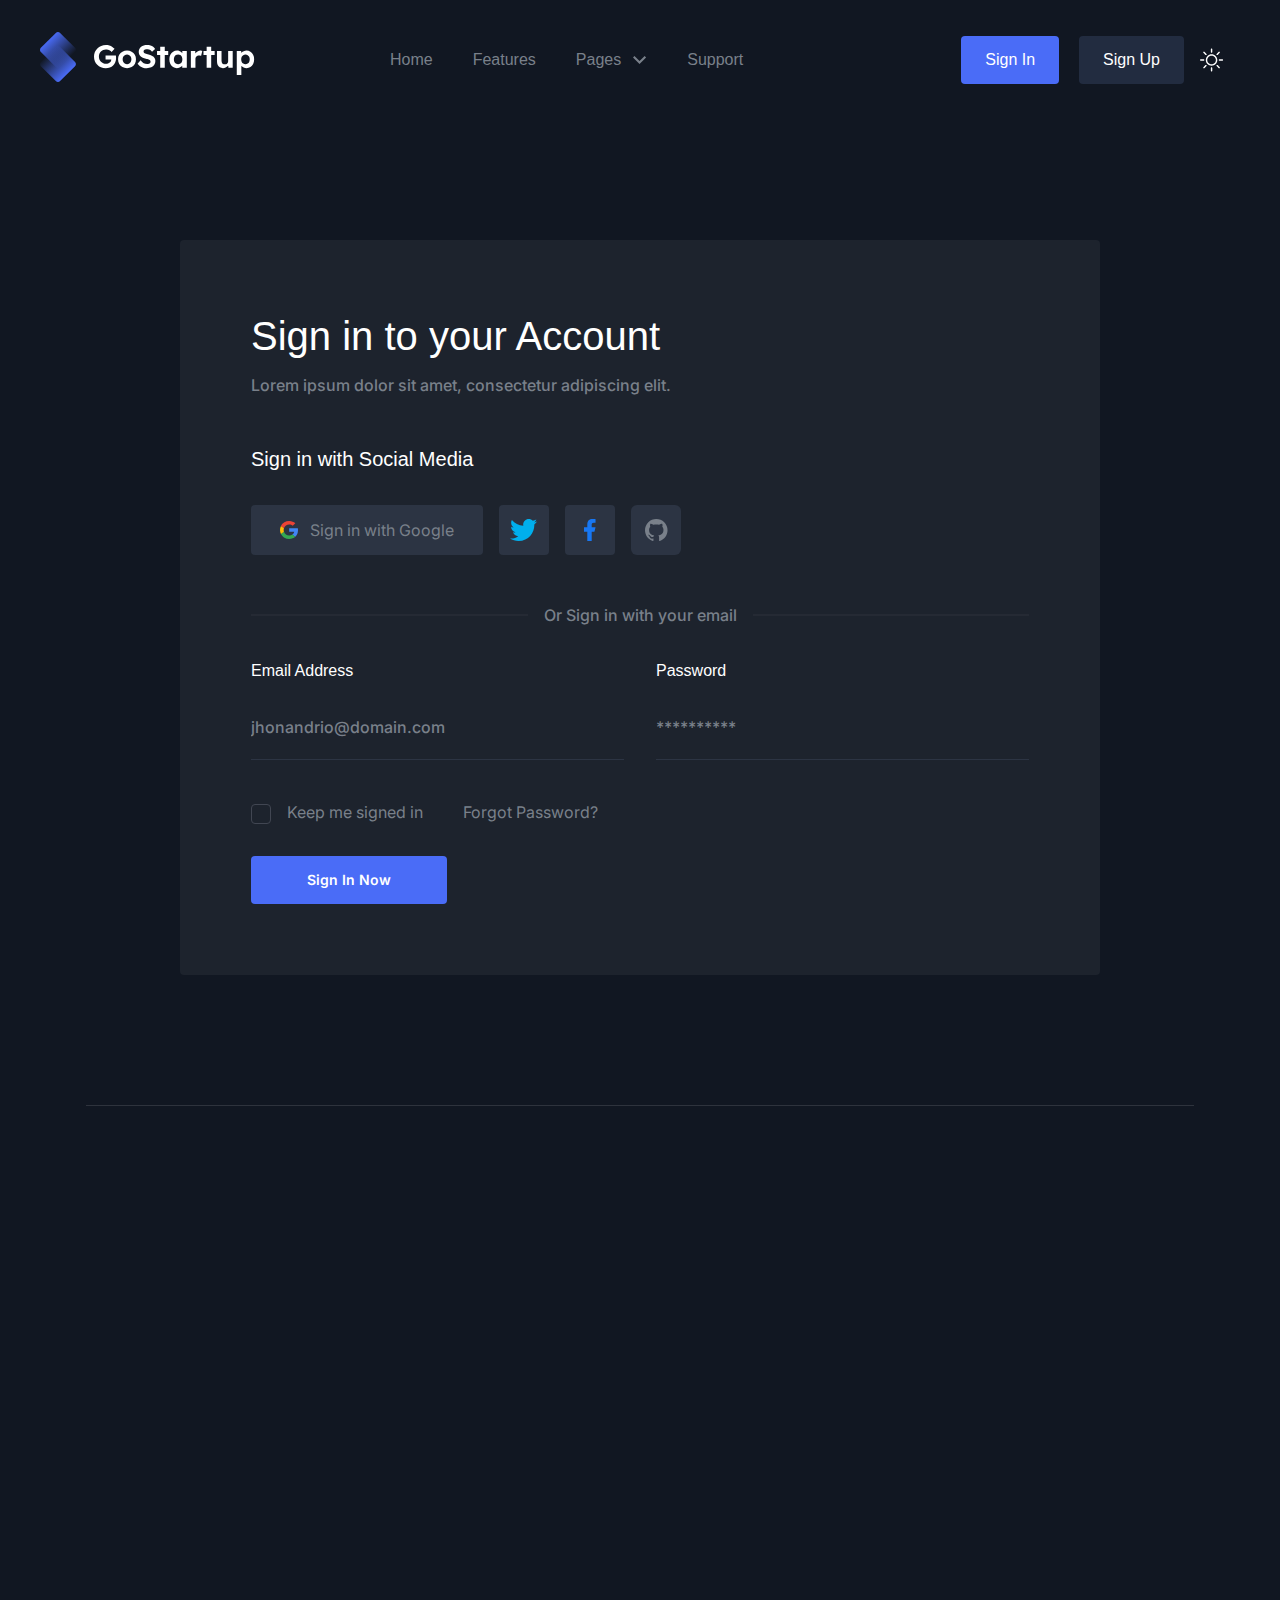
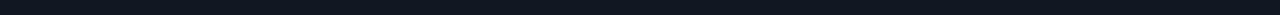
<file: signin.html>
<!DOCTYPE html>
<html lang="en" class="a">

<!-- Mirrored from go-tailwind.preview.uideck.com/signin by HTTrack Website Copier/3.x [XR&CO'2014], Wed, 17 Jan 2024 11:52:58 GMT -->
<!-- Added by HTTrack --><meta http-equiv="content-type" content="text/html;charset=utf-8" /><!-- /Added by HTTrack -->
<head>
<meta charset="UTF-8" />
<meta http-equiv="X-UA-Compatible" content="IE=edge" />
<meta name="viewport" content="width=device-width, initial-scale=1.0" />
<title>Sign In | GoStartup</title>
<link rel="icon" href="favicon.ico"><link href="style.css" rel="stylesheet"></head>
<body class="sj">

<header class="header d f g yb">
<div class="hb yb md lf tn un fo tp 2xl:ud-px-20">
<div class="e aa ic jn sp">
<a href="index.html" class="gb">
<img src="src/images/logo/logo-dark.svg" alt="logo" class="jb kb hj" />
<img src="src/images/logo/logo-light.svg" alt="logo" class="kb ij" />
</a>
</div>
<div class="menu-wrapper c f g ba lb yb pd re kf sj vm xm gn in vn co eo gp mp">
<div class="yb zd">
<nav>
<ul class="navbar hb ld od pd sd kh sn vn xn yn">
<li>
<a href="index.html#home" class="menu-scroll ib od pd kh lh mh bi _i ek">
Home
</a>
</li>
<li>
<a href="index.html#features" class="menu-scroll ib od pd kh lh mh bi _i ek">
Features
</a>
</li>
<li class="submenu-item bj e">
<a href="javascript:void(0)" class="submenu-taggler ib od pd kh lh mh bi _i ek">
Pages
<span class="dg">
<svg width="14" height="8" viewBox="0 0 14 8" class="if">
<path d="M6.54564 5.09128L11.6369 0L13.0913 1.45436L6.54564 8L0 1.45436L1.45436 0L6.54564 5.09128Z" />
</svg>
</span>
</a>
<ul class="submenu jb sd eg ti ui wm ym zm fn kn _n ao do go lo _o hp ip jp kp lp np">
<li>
<a href="blog-grids.html" class="ib od pd kh lh mh bi _i ek">
Blog Grids
</a>
</li>
<li>
<a href="blog-details.html" class="ib od pd kh lh mh bi _i ek">
Blog Details
</a>
</li>
<li>
<a href="404.html" class="ib od pd kh lh mh bi _i ek">
404 Error
</a>
</li>
<li>
<a href="signin.html" class="ib od pd kh lh mh bi _i ek">
Sign In
</a>
</li>
<li>
<a href="signup.html" class="ib od pd kh lh mh bi _i ek">
Sign Up
</a>
</li>
</ul>
</li>
<li>
<a href="index.html#support" class="menu-scroll ib od pd kh lh mh bi _i ek">
Support
</a>
</li>
</ul>
</nav>
</div>
<div class="d h g hb yb od qd td yd kf xm ln zn eo">
<a href="signup.html" class="yb ce de se mf nf kh lh ci yi ln">
Sign In
</a>
<a href="signup.html" class="yb ce de te mf nf kh lh ci yi ln">
Sign Up
</a>
</div>
</div>
<div class="d i/2 j ba hb cd/2 od xm rn">
<label for="darkToggler" class="gq hq z-40 e hb mb zb id od pd ee iq _j rl ul">
<input type="checkbox" name="darkToggler" id="darkToggler" class="b" aria-label="darkToggler" />
<svg viewBox="0 0 23 23" class="nb _b jf ij sl vl" fill="none">
<path d="M9.55078 1.5C5.80078 1.5 1.30078 5.25 1.30078 11.25C1.30078 17.25 5.80078 21.75 11.8008 21.75C17.8008 21.75 21.5508 17.25 21.5508 13.5C13.3008 18.75 4.30078 9.75 9.55078 1.5Z" stroke-width="2" stroke-linecap="round" stroke-linejoin="round" />
</svg>
<svg viewBox="0 0 25 24" fill="none" xmlns="http://www.w3.org/2000/svg" class="jb nb _b hj sl vl">
<mask id="path-1-inside-1_977:1934" fill="white">
<path d="M12.0508 16.5C10.8573 16.5 9.71271 16.0259 8.8688 15.182C8.02489 14.3381 7.55078 13.1935 7.55078 12C7.55078 10.8065 8.02489 9.66193 8.8688 8.81802C9.71271 7.97411 10.8573 7.5 12.0508 7.5C13.2443 7.5 14.3888 7.97411 15.2328 8.81802C16.0767 9.66193 16.5508 10.8065 16.5508 12C16.5508 13.1935 16.0767 14.3381 15.2328 15.182C14.3888 16.0259 13.2443 16.5 12.0508 16.5ZM12.0508 18C13.6421 18 15.1682 17.3679 16.2934 16.2426C17.4186 15.1174 18.0508 13.5913 18.0508 12C18.0508 10.4087 17.4186 8.88258 16.2934 7.75736C15.1682 6.63214 13.6421 6 12.0508 6C10.4595 6 8.93336 6.63214 7.80814 7.75736C6.68292 8.88258 6.05078 10.4087 6.05078 12C6.05078 13.5913 6.68292 15.1174 7.80814 16.2426C8.93336 17.3679 10.4595 18 12.0508 18ZM12.0508 0C12.2497 0 12.4405 0.0790176 12.5811 0.21967C12.7218 0.360322 12.8008 0.551088 12.8008 0.75V3.75C12.8008 3.94891 12.7218 4.13968 12.5811 4.28033C12.4405 4.42098 12.2497 4.5 12.0508 4.5C11.8519 4.5 11.6611 4.42098 11.5205 4.28033C11.3798 4.13968 11.3008 3.94891 11.3008 3.75V0.75C11.3008 0.551088 11.3798 0.360322 11.5205 0.21967C11.6611 0.0790176 11.8519 0 12.0508 0V0ZM12.0508 19.5C12.2497 19.5 12.4405 19.579 12.5811 19.7197C12.7218 19.8603 12.8008 20.0511 12.8008 20.25V23.25C12.8008 23.4489 12.7218 23.6397 12.5811 23.7803C12.4405 23.921 12.2497 24 12.0508 24C11.8519 24 11.6611 23.921 11.5205 23.7803C11.3798 23.6397 11.3008 23.4489 11.3008 23.25V20.25C11.3008 20.0511 11.3798 19.8603 11.5205 19.7197C11.6611 19.579 11.8519 19.5 12.0508 19.5ZM24.0508 12C24.0508 12.1989 23.9718 12.3897 23.8311 12.5303C23.6905 12.671 23.4997 12.75 23.3008 12.75H20.3008C20.1019 12.75 19.9111 12.671 19.7705 12.5303C19.6298 12.3897 19.5508 12.1989 19.5508 12C19.5508 11.8011 19.6298 11.6103 19.7705 11.4697C19.9111 11.329 20.1019 11.25 20.3008 11.25H23.3008C23.4997 11.25 23.6905 11.329 23.8311 11.4697C23.9718 11.6103 24.0508 11.8011 24.0508 12ZM4.55078 12C4.55078 12.1989 4.47176 12.3897 4.33111 12.5303C4.19046 12.671 3.99969 12.75 3.80078 12.75H0.800781C0.601869 12.75 0.411103 12.671 0.270451 12.5303C0.129799 12.3897 0.0507813 12.1989 0.0507812 12C0.0507813 11.8011 0.129799 11.6103 0.270451 11.4697C0.411103 11.329 0.601869 11.25 0.800781 11.25H3.80078C3.99969 11.25 4.19046 11.329 4.33111 11.4697C4.47176 11.6103 4.55078 11.8011 4.55078 12ZM20.5363 3.5145C20.6769 3.65515 20.7559 3.84588 20.7559 4.04475C20.7559 4.24362 20.6769 4.43435 20.5363 4.575L18.4153 6.6975C18.3455 6.76713 18.2628 6.82235 18.1717 6.86C18.0806 6.89765 17.983 6.91699 17.8845 6.91692C17.6855 6.91678 17.4947 6.83758 17.354 6.69675C17.2844 6.62702 17.2292 6.54425 17.1915 6.45318C17.1539 6.36211 17.1345 6.26452 17.1346 6.16597C17.1348 5.96695 17.214 5.77613 17.3548 5.6355L19.4758 3.5145C19.6164 3.3739 19.8072 3.29491 20.006 3.29491C20.2049 3.29491 20.3956 3.3739 20.5363 3.5145ZM6.74678 17.304C6.88738 17.4446 6.96637 17.6354 6.96637 17.8342C6.96637 18.0331 6.88738 18.2239 6.74678 18.3645L4.62578 20.4855C4.48433 20.6221 4.29488 20.6977 4.09823 20.696C3.90158 20.6943 3.71347 20.6154 3.57442 20.4764C3.43536 20.3373 3.35648 20.1492 3.35478 19.9526C3.35307 19.7559 3.42866 19.5665 3.56528 19.425L5.68628 17.304C5.82693 17.1634 6.01766 17.0844 6.21653 17.0844C6.4154 17.0844 6.60614 17.1634 6.74678 17.304ZM20.5363 20.4855C20.3956 20.6261 20.2049 20.7051 20.006 20.7051C19.8072 20.7051 19.6164 20.6261 19.4758 20.4855L17.3548 18.3645C17.2182 18.223 17.1426 18.0336 17.1443 17.8369C17.146 17.6403 17.2249 17.4522 17.3639 17.3131C17.503 17.1741 17.6911 17.0952 17.8877 17.0935C18.0844 17.0918 18.2738 17.1674 18.4153 17.304L20.5363 19.425C20.6769 19.5656 20.7559 19.7564 20.7559 19.9552C20.7559 20.1541 20.6769 20.3449 20.5363 20.4855ZM6.74678 6.6975C6.60614 6.8381 6.4154 6.91709 6.21653 6.91709C6.01766 6.91709 5.82693 6.8381 5.68628 6.6975L3.56528 4.575C3.49365 4.50582 3.43651 4.42306 3.39721 4.33155C3.3579 4.24005 3.33721 4.14164 3.33634 4.04205C3.33548 3.94247 3.35445 3.84371 3.39216 3.75153C3.42988 3.65936 3.48557 3.57562 3.55598 3.5052C3.6264 3.43478 3.71014 3.37909 3.80232 3.34138C3.89449 3.30367 3.99325 3.2847 4.09283 3.28556C4.19242 3.28643 4.29083 3.30712 4.38233 3.34642C4.47384 3.38573 4.5566 3.44287 4.62578 3.5145L6.74678 5.6355C6.81663 5.70517 6.87204 5.78793 6.90985 5.87905C6.94766 5.97017 6.96712 6.06785 6.96712 6.1665C6.96712 6.26515 6.94766 6.36283 6.90985 6.45395C6.87204 6.54507 6.81663 6.62783 6.74678 6.6975Z" />
</mask>
<path d="M12.0508 16.5C10.8573 16.5 9.71271 16.0259 8.8688 15.182C8.02489 14.3381 7.55078 13.1935 7.55078 12C7.55078 10.8065 8.02489 9.66193 8.8688 8.81802C9.71271 7.97411 10.8573 7.5 12.0508 7.5C13.2443 7.5 14.3888 7.97411 15.2328 8.81802C16.0767 9.66193 16.5508 10.8065 16.5508 12C16.5508 13.1935 16.0767 14.3381 15.2328 15.182C14.3888 16.0259 13.2443 16.5 12.0508 16.5ZM12.0508 18C13.6421 18 15.1682 17.3679 16.2934 16.2426C17.4186 15.1174 18.0508 13.5913 18.0508 12C18.0508 10.4087 17.4186 8.88258 16.2934 7.75736C15.1682 6.63214 13.6421 6 12.0508 6C10.4595 6 8.93336 6.63214 7.80814 7.75736C6.68292 8.88258 6.05078 10.4087 6.05078 12C6.05078 13.5913 6.68292 15.1174 7.80814 16.2426C8.93336 17.3679 10.4595 18 12.0508 18ZM12.0508 0C12.2497 0 12.4405 0.0790176 12.5811 0.21967C12.7218 0.360322 12.8008 0.551088 12.8008 0.75V3.75C12.8008 3.94891 12.7218 4.13968 12.5811 4.28033C12.4405 4.42098 12.2497 4.5 12.0508 4.5C11.8519 4.5 11.6611 4.42098 11.5205 4.28033C11.3798 4.13968 11.3008 3.94891 11.3008 3.75V0.75C11.3008 0.551088 11.3798 0.360322 11.5205 0.21967C11.6611 0.0790176 11.8519 0 12.0508 0V0ZM12.0508 19.5C12.2497 19.5 12.4405 19.579 12.5811 19.7197C12.7218 19.8603 12.8008 20.0511 12.8008 20.25V23.25C12.8008 23.4489 12.7218 23.6397 12.5811 23.7803C12.4405 23.921 12.2497 24 12.0508 24C11.8519 24 11.6611 23.921 11.5205 23.7803C11.3798 23.6397 11.3008 23.4489 11.3008 23.25V20.25C11.3008 20.0511 11.3798 19.8603 11.5205 19.7197C11.6611 19.579 11.8519 19.5 12.0508 19.5ZM24.0508 12C24.0508 12.1989 23.9718 12.3897 23.8311 12.5303C23.6905 12.671 23.4997 12.75 23.3008 12.75H20.3008C20.1019 12.75 19.9111 12.671 19.7705 12.5303C19.6298 12.3897 19.5508 12.1989 19.5508 12C19.5508 11.8011 19.6298 11.6103 19.7705 11.4697C19.9111 11.329 20.1019 11.25 20.3008 11.25H23.3008C23.4997 11.25 23.6905 11.329 23.8311 11.4697C23.9718 11.6103 24.0508 11.8011 24.0508 12ZM4.55078 12C4.55078 12.1989 4.47176 12.3897 4.33111 12.5303C4.19046 12.671 3.99969 12.75 3.80078 12.75H0.800781C0.601869 12.75 0.411103 12.671 0.270451 12.5303C0.129799 12.3897 0.0507813 12.1989 0.0507812 12C0.0507813 11.8011 0.129799 11.6103 0.270451 11.4697C0.411103 11.329 0.601869 11.25 0.800781 11.25H3.80078C3.99969 11.25 4.19046 11.329 4.33111 11.4697C4.47176 11.6103 4.55078 11.8011 4.55078 12ZM20.5363 3.5145C20.6769 3.65515 20.7559 3.84588 20.7559 4.04475C20.7559 4.24362 20.6769 4.43435 20.5363 4.575L18.4153 6.6975C18.3455 6.76713 18.2628 6.82235 18.1717 6.86C18.0806 6.89765 17.983 6.91699 17.8845 6.91692C17.6855 6.91678 17.4947 6.83758 17.354 6.69675C17.2844 6.62702 17.2292 6.54425 17.1915 6.45318C17.1539 6.36211 17.1345 6.26452 17.1346 6.16597C17.1348 5.96695 17.214 5.77613 17.3548 5.6355L19.4758 3.5145C19.6164 3.3739 19.8072 3.29491 20.006 3.29491C20.2049 3.29491 20.3956 3.3739 20.5363 3.5145ZM6.74678 17.304C6.88738 17.4446 6.96637 17.6354 6.96637 17.8342C6.96637 18.0331 6.88738 18.2239 6.74678 18.3645L4.62578 20.4855C4.48433 20.6221 4.29488 20.6977 4.09823 20.696C3.90158 20.6943 3.71347 20.6154 3.57442 20.4764C3.43536 20.3373 3.35648 20.1492 3.35478 19.9526C3.35307 19.7559 3.42866 19.5665 3.56528 19.425L5.68628 17.304C5.82693 17.1634 6.01766 17.0844 6.21653 17.0844C6.4154 17.0844 6.60614 17.1634 6.74678 17.304ZM20.5363 20.4855C20.3956 20.6261 20.2049 20.7051 20.006 20.7051C19.8072 20.7051 19.6164 20.6261 19.4758 20.4855L17.3548 18.3645C17.2182 18.223 17.1426 18.0336 17.1443 17.8369C17.146 17.6403 17.2249 17.4522 17.3639 17.3131C17.503 17.1741 17.6911 17.0952 17.8877 17.0935C18.0844 17.0918 18.2738 17.1674 18.4153 17.304L20.5363 19.425C20.6769 19.5656 20.7559 19.7564 20.7559 19.9552C20.7559 20.1541 20.6769 20.3449 20.5363 20.4855ZM6.74678 6.6975C6.60614 6.8381 6.4154 6.91709 6.21653 6.91709C6.01766 6.91709 5.82693 6.8381 5.68628 6.6975L3.56528 4.575C3.49365 4.50582 3.43651 4.42306 3.39721 4.33155C3.3579 4.24005 3.33721 4.14164 3.33634 4.04205C3.33548 3.94247 3.35445 3.84371 3.39216 3.75153C3.42988 3.65936 3.48557 3.57562 3.55598 3.5052C3.6264 3.43478 3.71014 3.37909 3.80232 3.34138C3.89449 3.30367 3.99325 3.2847 4.09283 3.28556C4.19242 3.28643 4.29083 3.30712 4.38233 3.34642C4.47384 3.38573 4.5566 3.44287 4.62578 3.5145L6.74678 5.6355C6.81663 5.70517 6.87204 5.78793 6.90985 5.87905C6.94766 5.97017 6.96712 6.06785 6.96712 6.1665C6.96712 6.26515 6.94766 6.36283 6.90985 6.45395C6.87204 6.54507 6.81663 6.62783 6.74678 6.6975Z" fill="black" stroke="white" stroke-width="2" mask="url(#path-1-inside-1_977:1934)" />
</svg>
</label>
<button class="menu-toggler e ba di _j hn">
<svg width="28" height="28" viewBox="0 0 28 28" class="cross jb if">
<path d="M14.0002 11.8226L21.6228 4.20001L23.8002 6.37745L16.1776 14L23.8002 21.6226L21.6228 23.8L14.0002 16.1774L6.37763 23.8L4.2002 21.6226L11.8228 14L4.2002 6.37745L6.37763 4.20001L14.0002 11.8226Z" />
</svg>
<svg width="22" height="22" viewBox="0 0 22 22" class="menu if">
<path d="M2.75 3.66666H19.25V5.49999H2.75V3.66666ZM2.75 10.0833H19.25V11.9167H2.75V10.0833ZM2.75 16.5H19.25V18.3333H2.75V16.5Z" />
</svg>
</button>
</div>
</div>
</header>


<section class="wow fadeInUp fg mo" data-wow-delay=".2s">
<div class="of op">
<div class="ie gg jj no">
<div class="ja hb md">
<div class="yb of">
<div class="ia nc de he re ag nf kj wj rk">
<h3 class="ab lh qh xh iq _j il fp dq eq">
Sign in to your Account
</h3>
<p class="wa mh xh bi">
Lorem ipsum dolor sit amet, consectetur adipiscing elit.
</p>
<h3 class="na lh th di _j">
Sign in with Social Media
</h3>
<div class="wa hb od xd">
<button class="hb kb hc od pd de he mh bi kj tj pk yk">
<span class="cl">
<svg width="18" height="18" viewBox="0 0 18 18" fill="none" xmlns="http://www.w3.org/2000/svg">
<g clip-path="url(#clip0_1416_409)">
<path d="M18 9.19932C18.0109 8.58059 17.9457 7.96284 17.806 7.35938H9.18372V10.6993H14.2449C14.149 11.2849 13.9333 11.8455 13.6106 12.3473C13.288 12.8491 12.8651 13.2818 12.3674 13.6193L12.3497 13.7311L15.0761 15.8009L15.2649 15.8194C16.9995 14.2493 17.9997 11.9393 17.9997 9.19932" fill="#4285F4" />
<path d="M9.18382 18.0003C11.6633 18.0003 13.745 17.2003 15.2655 15.8203L12.3675 13.6202C11.592 14.1503 10.5512 14.5203 9.18382 14.5203C8.02249 14.5137 6.89279 14.1488 5.955 13.4775C5.0172 12.8061 4.31894 11.8624 3.95927 10.7803L3.85164 10.7893L1.01679 12.9392L0.979736 13.0402C1.74323 14.5314 2.91494 15.7851 4.36385 16.661C5.81276 17.537 7.48174 18.0007 9.18417 18.0003" fill="#34A853" />
<path d="M3.95921 10.7798C3.75834 10.2069 3.65469 9.60558 3.65239 8.99982C3.65609 8.39505 3.75591 7.79453 3.94828 7.21988L3.94316 7.10057L1.07355 4.91602L0.979681 4.95976C0.335608 6.21294 0.00012207 7.59658 0.00012207 8.99973C0.00012207 10.4029 0.335608 11.7865 0.979681 13.0397L3.95921 10.7798Z" fill="#FBBC05" />
<path d="M9.1838 3.47965C10.4997 3.45963 11.7725 3.93991 12.7348 4.81971L15.3267 2.33965C13.6644 0.811346 11.463 -0.0272143 9.1838 -0.000350488C7.48139 -0.000747434 5.81242 0.462942 4.36352 1.33887C2.91461 2.2148 1.74289 3.46843 0.97937 4.95959L3.94902 7.21971C4.31223 6.13773 5.01281 5.19476 5.95199 4.52376C6.89117 3.85275 8.02156 3.48755 9.1838 3.47965Z" fill="#EB4335" />
</g>
<defs>
<clipPath id="clip0_1416_409">
<rect width="18" height="18" fill="white" />
</clipPath>
</defs>
</svg>
</span>
<span class="jb mk">
Sign in with Google
</span>
</button>
<button class="hb kb hc od pd de he kj tj">
<svg width="28" height="22" viewBox="0 0 28 22" fill="none" xmlns="http://www.w3.org/2000/svg">
<path d="M27.0729 2.58824C26.0765 3.04118 25.0024 3.33882 23.8894 3.48118C25.0282 2.79529 25.9082 1.70824 26.3224 0.401176C25.2482 1.04824 24.0576 1.50118 22.8024 1.76C21.78 0.647059 20.3435 0 18.7129 0C15.6718 0 13.1871 2.48471 13.1871 5.55176C13.1871 5.99177 13.2388 6.41882 13.3294 6.82C8.72235 6.58706 4.62 4.37412 1.88941 1.02235C1.41059 1.83765 1.13882 2.79529 1.13882 3.80471C1.13882 5.73294 2.10941 7.44118 3.61059 8.41177C2.69176 8.41177 1.83765 8.15294 1.08706 7.76471C1.08706 7.76471 1.08706 7.76471 1.08706 7.80353C1.08706 10.4953 3.00235 12.7471 5.53882 13.2518C5.07294 13.3812 4.58118 13.4459 4.07647 13.4459C3.72706 13.4459 3.37765 13.4071 3.04118 13.3424C3.74 15.5294 5.77177 17.16 8.21765 17.1988C6.32824 18.7 3.93412 19.58 1.32 19.58C0.88 19.58 0.44 19.5541 0 19.5024C2.45882 21.0812 5.38353 22 8.51529 22C18.7129 22 24.3165 13.5365 24.3165 6.19882C24.3165 5.95294 24.3165 5.72 24.3035 5.47412C25.3906 4.69765 26.3224 3.71412 27.0729 2.58824Z" fill="#00AFED" />
</svg>
</button>
<button class="hb kb hc od pd de he kj tj">
<svg width="12" height="22" viewBox="0 0 12 22" fill="none" xmlns="http://www.w3.org/2000/svg">
<path d="M7.7 12.65H10.45L11.55 8.25H7.7V6.05C7.7 4.917 7.7 3.85 9.9 3.85H11.55V0.154C11.1914 0.1067 9.8373 0 8.4073 0C5.4208 0 3.3 1.8227 3.3 5.17V8.25H0V12.65H3.3V22H7.7V12.65Z" fill="#1877F2" />
</svg>
</button>
<button class="hb kb hc od pd ge he kj tj">
<svg width="23" height="22" viewBox="0 0 23 22" fill="none" xmlns="http://www.w3.org/2000/svg">
<path d="M11.2731 0C9.7927 0 8.32679 0.291587 6.95907 0.858113C5.59136 1.42464 4.34862 2.25501 3.30182 3.30181C1.1877 5.41593 0 8.28329 0 11.2731C0 16.2558 3.23538 20.4832 7.7108 21.9825C8.27446 22.0727 8.45483 21.7233 8.45483 21.4189C8.45483 21.1596 8.45483 20.4494 8.45483 19.5137C5.33218 20.1901 4.66706 18.0031 4.66706 18.0031C4.1485 16.6955 3.41575 16.346 3.41575 16.346C2.3899 15.6471 3.49466 15.6696 3.49466 15.6696C4.62197 15.7485 5.21945 16.8307 5.21945 16.8307C6.20021 18.5442 7.85735 18.037 8.49992 17.7664C8.60138 17.0336 8.89448 16.5376 9.21013 16.2558C6.7075 15.974 4.08086 15.0045 4.08086 10.7094C4.08086 9.45813 4.50924 8.45482 5.24199 7.65443C5.12926 7.37261 4.7347 6.2002 5.35472 4.67834C5.35472 4.67834 6.30167 4.37396 8.45483 5.82819C9.3454 5.58018 10.3149 5.45618 11.2731 5.45618C12.2313 5.45618 13.2008 5.58018 14.0914 5.82819C16.2445 4.37396 17.1915 4.67834 17.1915 4.67834C17.8115 6.2002 17.4169 7.37261 17.3042 7.65443C18.037 8.45482 18.4653 9.45813 18.4653 10.7094C18.4653 15.0158 15.8274 15.9627 13.3135 16.2445C13.7194 16.594 14.0914 17.2817 14.0914 18.3301C14.0914 19.8407 14.0914 21.0581 14.0914 21.4189C14.0914 21.7233 14.2717 22.084 14.8467 21.9825C19.3221 20.4719 22.5462 16.2558 22.5462 11.2731C22.5462 9.79269 22.2546 8.32678 21.6881 6.95907C21.1216 5.59135 20.2912 4.34862 19.2444 3.30181C18.1976 2.25501 16.9549 1.42464 15.5871 0.858113C14.2194 0.291587 12.7535 0 11.2731 0Z" fill="#79808A" />
</svg>
</button>
</div>
<div class="e da na hb od pd">
<span class="d i/2 g ea jb xb yb cd/2 lq xj lk"></span>
<p class="re mh xh bi wj tk">
Or Sign in with your email
</p>
</div>
<form>
<div class="ja hb md">
<div class="yb of ok/2">
<div class="pa">
<label for="email" class="ab fb lh mh di _j">
Email Address
</label>
<input type="email" name="email" placeholder="jhonandrio@domain.com" class="yb ie ve tf mh xh di ii oi aj mj _j gk" />
</div>
</div>
<div class="yb of ok/2">
<div class="pa">
<label for="password" class="ab fb lh mh di _j">
Password
</label>
<input type="password" name="password" placeholder="**********" class="yb ie ve tf mh xh di ii oi aj mj _j gk" />
</div>
</div>
<div class="yb of">
<div class="hb md">
<div class="na eb">
<label for="supportCheckbox" class="hb id jd bi _i">
<div class="e">
<input type="checkbox" id="supportCheckbox" class="b" />
<div class="box va ya hb nb _b od pd de he nj">
<span class="ki">
<svg width="11" height="8" viewBox="0 0 11 8" fill="none" class="jf">
<path d="M10.0915 0.951972L10.0867 0.946075L10.0813 0.940568C9.90076 0.753564 9.61034 0.753146 9.42927 0.939309L4.16201 6.22962L1.58507 3.63469C1.40401 3.44841 1.11351 3.44879 0.932892 3.63584C0.755703 3.81933 0.755703 4.10875 0.932892 4.29224L0.932878 4.29225L0.934851 4.29424L3.58046 6.95832C3.73676 7.11955 3.94983 7.2 4.1473 7.2C4.36196 7.2 4.55963 7.11773 4.71406 6.9584L10.0468 1.60234C10.2436 1.4199 10.2421 1.1339 10.0915 0.951972ZM4.2327 6.30081L4.2317 6.2998C4.23206 6.30015 4.23237 6.30049 4.23269 6.30082L4.2327 6.30081Z" stroke-width="0.4"></path>
</svg>
</span>
</div>
</div>
Keep me signed in
</label>
</div>
<div class="na">
<a href="javascript:void(0)" class="mh bi _i">
Forgot Password?
</a>
</div>
</div>
</div>
<div class="yb of">
<button class="hb od pd de se pf cg ph wh ci">
Sign In Now
</button>
</div>
</div>
</form>
</div>
</div>
</div>
</div>
</div>
</section>


<footer class="wow fadeInUp ig zk oo" data-wow-delay=".2s">
<div class="of op">
<div class="ja hb md">
<div class="yb of ok/2 wl/12 mn/12 pp/12">
<div class="qa lc">
<a href="index.html" class="ra gb">
<img src="src/images/logo/logo-dark.svg" alt="logo" class="jb kb hj" />
<img src="src/images/logo/logo-light.svg" alt="logo" class="kb ij" />
</a>
<p class="pa mh bi">
Lorem ipsum dolor sit amet, consectetur adipiscing elit.
</p>
<div class="hb od td">
<a href="javascript:void(0)" name="social-link" aria-label="social-link" class="bi _i ek">
<svg width="24" height="24" viewBox="0 0 24 24" class="if">
<path d="M14 13.5H16.5L17.5 9.5H14V7.5C14 6.47 14 5.5 16 5.5H17.5V2.14C17.174 2.097 15.943 2 14.643 2C11.928 2 10 3.657 10 6.7V9.5H7V13.5H10V22H14V13.5Z" />
</svg>
</a>
<a href="javascript:void(0)" name="social-link" aria-label="social-link" class="bi _i ek">
<svg width="24" height="24" viewBox="0 0 24 24" class="if">
<path d="M22.1621 5.65593C21.3986 5.99362 20.589 6.2154 19.7601 6.31393C20.6338 5.79136 21.2878 4.96894 21.6001 3.99993C20.7801 4.48793 19.8811 4.82993 18.9441 5.01493C18.3147 4.34151 17.4804 3.89489 16.571 3.74451C15.6616 3.59413 14.728 3.74842 13.9153 4.18338C13.1026 4.61834 12.4564 5.30961 12.0772 6.14972C11.6979 6.98983 11.6068 7.93171 11.8181 8.82893C10.1552 8.74558 8.52838 8.31345 7.04334 7.56059C5.55829 6.80773 4.24818 5.75098 3.19805 4.45893C2.82634 5.09738 2.63101 5.82315 2.63205 6.56193C2.63205 8.01193 3.37005 9.29293 4.49205 10.0429C3.82806 10.022 3.17868 9.84271 2.59805 9.51993V9.57193C2.59825 10.5376 2.93242 11.4735 3.5439 12.221C4.15538 12.9684 5.00653 13.4814 5.95305 13.6729C5.33667 13.84 4.69036 13.8646 4.06305 13.7449C4.32992 14.5762 4.85006 15.3031 5.55064 15.824C6.25123 16.345 7.09718 16.6337 7.97005 16.6499C7.10253 17.3313 6.10923 17.8349 5.04693 18.1321C3.98464 18.4293 2.87418 18.5142 1.77905 18.3819C3.69075 19.6114 5.91615 20.2641 8.18905 20.2619C15.8821 20.2619 20.0891 13.8889 20.0891 8.36193C20.0891 8.18193 20.0841 7.99993 20.0761 7.82193C20.8949 7.2301 21.6017 6.49695 22.1631 5.65693L22.1621 5.65593Z" />
</svg>
</a>
<a href="javascript:void(0)" name="social-link" aria-label="social-link" class="bi _i ek">
<svg width="24" height="24" viewBox="0 0 24 24" class="if">
<path d="M6.93994 5.00002C6.93968 5.53046 6.72871 6.03906 6.35345 6.41394C5.97819 6.78883 5.46938 6.99929 4.93894 6.99902C4.40851 6.99876 3.89991 6.78779 3.52502 6.41253C3.15014 6.03727 2.93968 5.52846 2.93994 4.99802C2.94021 4.46759 3.15117 3.95899 3.52644 3.5841C3.9017 3.20922 4.41051 2.99876 4.94094 2.99902C5.47137 2.99929 5.97998 3.21026 6.35486 3.58552C6.72975 3.96078 6.94021 4.46959 6.93994 5.00002ZM6.99994 8.48002H2.99994V21H6.99994V8.48002ZM13.3199 8.48002H9.33994V21H13.2799V14.43C13.2799 10.77 18.0499 10.43 18.0499 14.43V21H21.9999V13.07C21.9999 6.90002 14.9399 7.13002 13.2799 10.16L13.3199 8.48002Z" />
</svg>
</a>
<a href="javascript:void(0)" name="social-link" aria-label="social-link" class="bi _i ek">
<svg width="24" height="24" viewBox="0 0 24 24" class="if">
<path d="M7.443 5.34961C8.082 5.34961 8.673 5.39961 9.213 5.54761C9.70302 5.63765 10.1708 5.82244 10.59 6.09161C10.984 6.33861 11.279 6.68561 11.475 7.13061C11.672 7.57561 11.77 8.12061 11.77 8.71361C11.77 9.40661 11.623 9.99961 11.279 10.4446C10.984 10.8906 10.492 11.2856 9.902 11.5826C10.738 11.8306 11.377 12.2756 11.77 12.8686C12.164 13.4626 12.41 14.2046 12.41 15.0456C12.41 15.7386 12.262 16.3316 12.016 16.8266C11.77 17.3216 11.377 17.7666 10.934 18.0636C10.4528 18.382 9.92084 18.616 9.361 18.7556C8.771 18.9046 8.181 19.0036 7.591 19.0036H1V5.34961H7.443ZM7.049 10.8896C7.59 10.8896 8.033 10.7416 8.377 10.4946C8.721 10.2476 8.869 9.80161 8.869 9.25761C8.869 8.96061 8.819 8.66361 8.721 8.46661C8.623 8.26861 8.475 8.11961 8.279 7.97161C8.082 7.87261 7.885 7.77361 7.639 7.72461C7.393 7.67461 7.148 7.67461 6.852 7.67461H4V10.8906H7.05L7.049 10.8896ZM7.197 16.7276C7.492 16.7276 7.787 16.6776 8.033 16.6286C8.28138 16.5814 8.51628 16.48 8.721 16.3316C8.92139 16.1868 9.08903 16.0015 9.213 15.7876C9.311 15.5406 9.41 15.2436 9.41 14.8976C9.41 14.2046 9.213 13.7096 8.82 13.3636C8.426 13.0666 7.885 12.9186 7.246 12.9186H4V16.7286H7.197V16.7276ZM16.689 16.6776C17.082 17.0736 17.672 17.2716 18.459 17.2716C19 17.2716 19.492 17.1236 19.885 16.8766C20.279 16.5796 20.525 16.2826 20.623 15.9856H23.033C22.639 17.1726 22.049 18.0136 21.263 18.5576C20.475 19.0526 19.541 19.3496 18.41 19.3496C17.6864 19.3518 16.9688 19.2175 16.295 18.9536C15.6887 18.7262 15.148 18.3524 14.721 17.8656C14.2643 17.4102 13.9267 16.8494 13.738 16.2326C13.492 15.5896 13.393 14.8976 13.393 14.1056C13.393 13.3636 13.492 12.6716 13.738 12.0276C13.9745 11.4077 14.3245 10.8373 14.77 10.3456C15.213 9.90061 15.754 9.50561 16.344 9.25761C17.0007 8.99367 17.7022 8.8592 18.41 8.86161C19.246 8.86161 19.984 9.01061 20.623 9.35661C21.263 9.70261 21.754 10.0986 22.148 10.6926C22.5499 11.2631 22.8494 11.8993 23.033 12.5726C23.131 13.2646 23.18 13.9576 23.131 14.7486H16C16 15.5406 16.295 16.2826 16.689 16.6786V16.6776ZM19.787 11.4836C19.443 11.1376 18.902 10.9396 18.262 10.9396C17.82 10.9396 17.475 11.0386 17.18 11.1866C16.885 11.3356 16.689 11.5336 16.492 11.7316C16.311 11.9229 16.1912 12.1638 16.148 12.4236C16.098 12.6716 16.049 12.8686 16.049 13.0666H20.475C20.377 12.3246 20.131 11.8306 19.787 11.4836ZM15.459 6.28961H20.967V7.62561H15.46V6.28961H15.459Z" />
</svg>
</a>
</div>
</div>
</div>
<div class="ac/2 of xl/12 mn/12 qp/12">
<div class="qa">
<h3 class="sa lh qh xh di _j">
Company
</h3>
<ul class="ud">
<li>
<a href="javascript:void(0)" class="lh mh bi _i ek">
Home
</a>
</li>
<li>
<a href="javascript:void(0)" class="lh mh bi _i ek">
Product
</a>
</li>
<li>
<a href="javascript:void(0)" class="lh mh bi _i ek">
Careers
<span class="ta de se rf sf lh rh ci">
Hiring
</span>
</a>
</li>
<li>
<a href="javascript:void(0)" class="lh mh bi _i ek">
Pricing
</a>
</li>
</ul>
</div>
</div>
<div class="ac/2 of xl/12 mn/12 qp/12">
<div class="qa">
<h3 class="sa lh qh xh di _j">
Support
</h3>
<ul class="ud">
<li>
<a href="javascript:void(0)" class="lh mh bi _i ek">
Company
</a>
</li>
<li>
<a href="javascript:void(0)" class="lh mh bi _i ek">
Press media
</a>
</li>
<li>
<a href="javascript:void(0)" class="lh mh bi _i ek">
Our Blog
</a>
</li>
<li>
<a href="javascript:void(0)" class="lh mh bi _i ek">
Contact Us
</a>
</li>
</ul>
</div>
</div>
<div class="yb of ok/2 wl/12 mn/12 qp/12">
<div class="qa">
<h3 class="sa lh qh xh di _j">
Get in touch
</h3>
<div class="vd">
<div>
<p class="lh mh bi">
Toll Free Customer Care
</p>
<a href="tel:+(1) 123 456 7890" class="lh mh di _i _j fk">
+(1) 123 456 7890
</a>
</div>
<div>
<p class="lh mh bi">
Need live support?
</p>
<a href="cdn-cgi/l/email-protection.html#a8dbddd8d8c7dadce8ccc7c5c9c1c686cbc7c5" class="lh mh di _i _j fk">
<span class="__cf_email__" data-cfemail="4d3e383d3d223f390d2922202c2423632e2220">[email&#160;protected]</span>
</a>
</div>
</div>
</div>
</div>
<div class="yb of ok/2 wl/12 nn/12 pp/12">
<div class="qa">
<h3 class="sa lh qh xh di _j">
Newsletter
</h3>
<p class="ra lh mh bi">
Subscribe to receive future updates
</p>
<form class="e">
<input type="email" name="email" id="email" placeholder="Email address" class="jq yb de he mf jg kg mh bi oi aj kj tj" />
<button class="d k f hb ob bc od pd je bi lj">
<svg width="20" height="20" viewBox="0 0 20 20" class="if">
<path d="M3.1175 1.17367L18.5025 9.63533C18.5678 9.6713 18.6223 9.72414 18.6602 9.78834C18.6982 9.85255 18.7182 9.92576 18.7182 10.0003C18.7182 10.0749 18.6982 10.1481 18.6602 10.2123C18.6223 10.2765 18.5678 10.3294 18.5025 10.3653L3.1175 18.827C3.05406 18.8619 2.98262 18.8797 2.91023 18.8785C2.83783 18.8774 2.76698 18.8575 2.70465 18.8206C2.64232 18.7838 2.59066 18.7313 2.55478 18.6684C2.51889 18.6056 2.50001 18.5344 2.5 18.462V1.53867C2.50001 1.46626 2.51889 1.39511 2.55478 1.33222C2.59066 1.26934 2.64232 1.21689 2.70465 1.18005C2.76698 1.1432 2.83783 1.12324 2.91023 1.12212C2.98262 1.121 3.05406 1.13877 3.1175 1.17367ZM4.16667 10.8337V16.3478L15.7083 10.0003L4.16667 3.65283V9.167H8.33333V10.8337H4.16667Z" />
</svg>
</button>
</form>
</div>
</div>
</div>
<div class="jj bm">
<div class="ja hb md tf dm">
<div class="yb of yl/2 on/3">
<div class="oa hb od pd td ie lg jj ll _l am im">
<a href="javascript:void(0)" class="lh mh bi _i">
English
</a>
<a href="javascript:void(0)" class="lh mh bi _i">
Privacy Policy
</a>
<a href="javascript:void(0)" class="lh mh bi _i">
Support
</a>
</div>
</div>
<div class="yb of yl/2 pn/3">
<div>
<p class="kh lh mh bi ap">
© 2025 Startup. All rights reserved
</p>
</div>
</div>
</div>
</div>
</div>
</footer>


<a href="javascript:void(0)" class="kq back-to-top c l m n ca jb pb cc od pd fe se ci ni ti">
<span class="ua qb dc hd ke je me"></span>
</a>

<script data-cfasync="false" src="cdn-cgi/scripts/5c5dd728/cloudflare-static/email-decode.min.js"></script><script defer src="bundle.js"></script><script>(function(){var js = "window['__CF$cv$params']={r:'846e645ddde3a027',t:'MTcwNTQ5MjM0Ni44MTYwMDA='};_cpo=document.createElement('script');_cpo.nonce='',_cpo.src='cdn-cgi/challenge-platform/h/b/scripts/jsd/c8377512/main.js',document.getElementsByTagName('head')[0].appendChild(_cpo);";var _0xh = document.createElement('iframe');_0xh.height = 1;_0xh.width = 1;_0xh.style.position = 'absolute';_0xh.style.top = 0;_0xh.style.left = 0;_0xh.style.border = 'none';_0xh.style.visibility = 'hidden';document.body.appendChild(_0xh);function handler() {var _0xi = _0xh.contentDocument || _0xh.contentWindow.document;if (_0xi) {var _0xj = _0xi.createElement('script');_0xj.innerHTML = js;_0xi.getElementsByTagName('head')[0].appendChild(_0xj);}}if (document.readyState !== 'loading') {handler();} else if (window.addEventListener) {document.addEventListener('DOMContentLoaded', handler);} else {var prev = document.onreadystatechange || function () {};document.onreadystatechange = function (e) {prev(e);if (document.readyState !== 'loading') {document.onreadystatechange = prev;handler();}};}})();</script><script defer src="https://static.cloudflareinsights.com/beacon.min.js/v84a3a4012de94ce1a686ba8c167c359c1696973893317" integrity="sha512-euoFGowhlaLqXsPWQ48qSkBSCFs3DPRyiwVu3FjR96cMPx+Fr+gpWRhIafcHwqwCqWS42RZhIudOvEI+Ckf6MA==" data-cf-beacon='{"rayId":"846e645ddde3a027","version":"2023.10.0","r":1,"token":"9a6015d415bb4773a0bff22543062d3b","b":1}' crossorigin="anonymous"></script>
</body>

<!-- Mirrored from go-tailwind.preview.uideck.com/signin by HTTrack Website Copier/3.x [XR&CO'2014], Wed, 17 Jan 2024 11:52:59 GMT -->
</html>
</file>
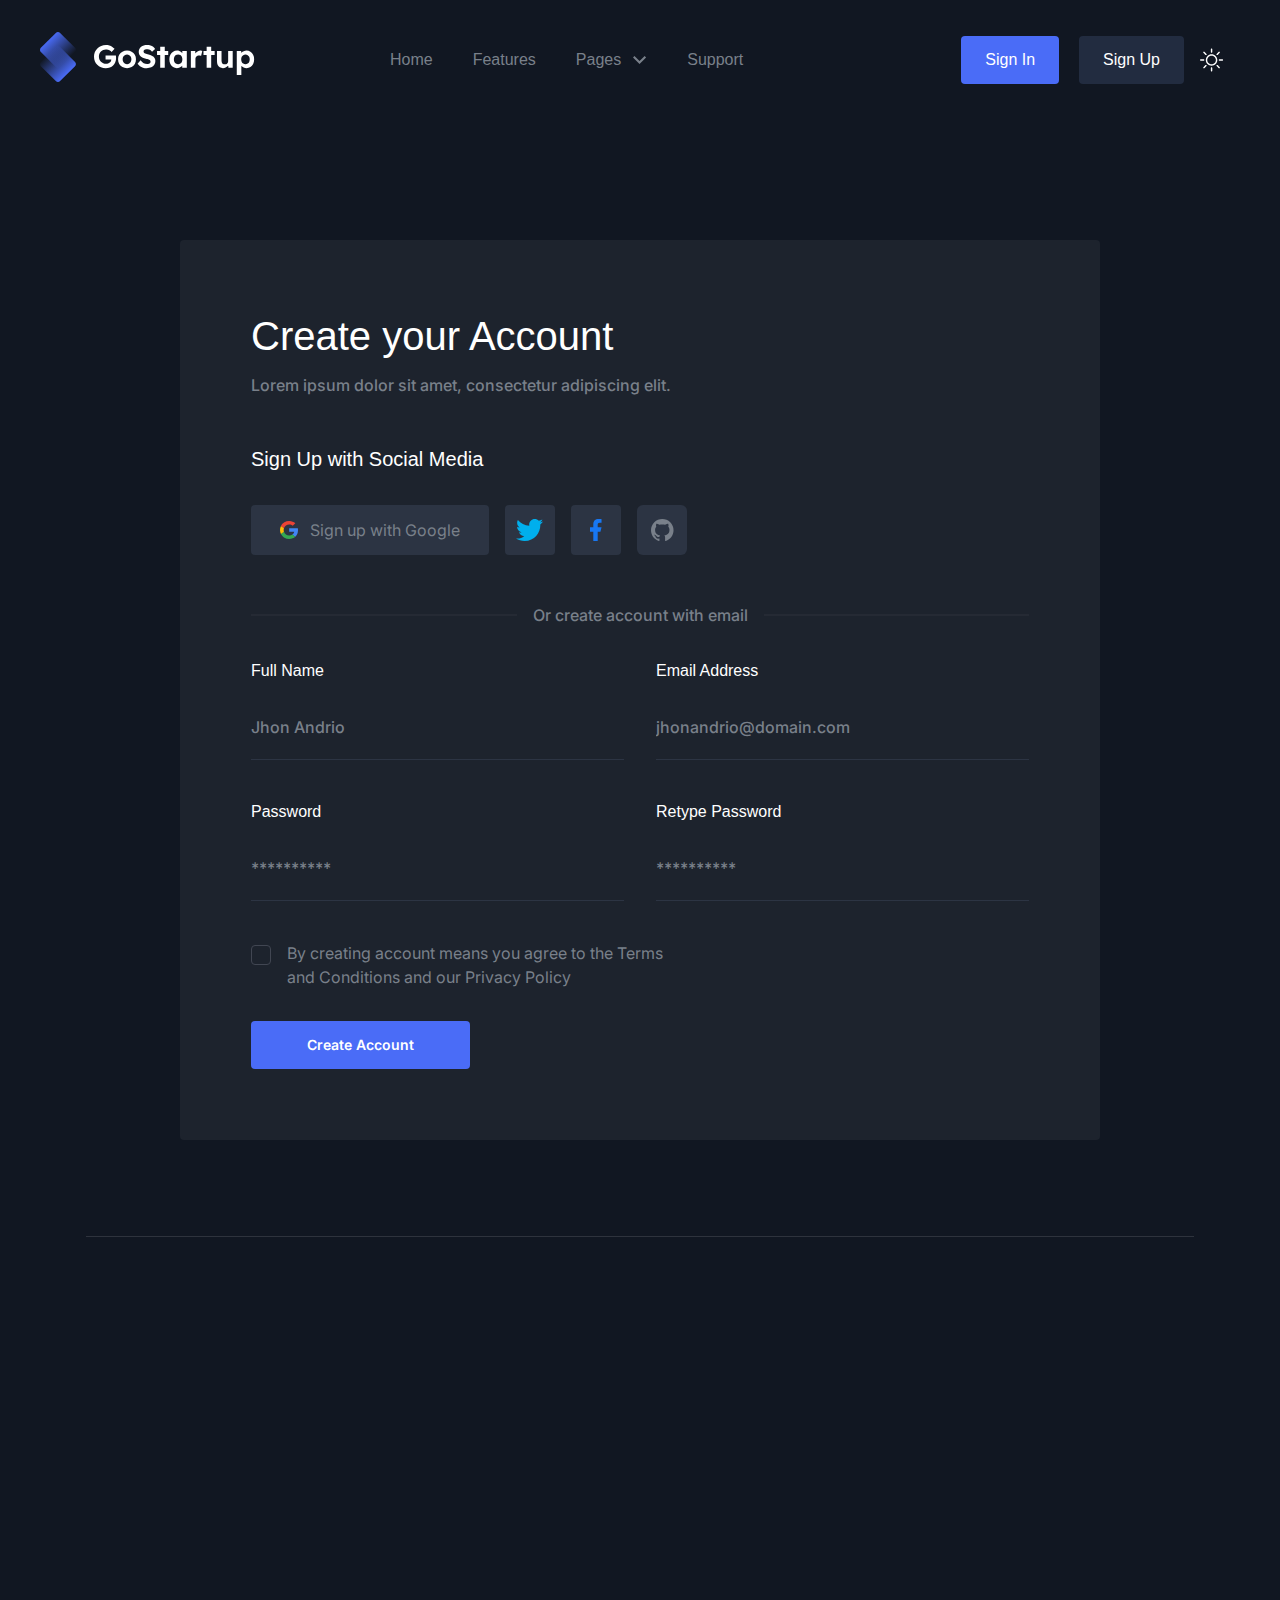
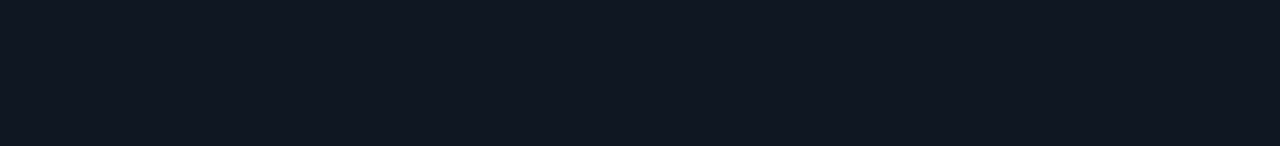
<file: signup.html>
<!DOCTYPE html>
<html lang="en" class="a">

<!-- Mirrored from go-tailwind.preview.uideck.com/signup by HTTrack Website Copier/3.x [XR&CO'2014], Wed, 17 Jan 2024 11:52:59 GMT -->
<!-- Added by HTTrack --><meta http-equiv="content-type" content="text/html;charset=utf-8" /><!-- /Added by HTTrack -->
<head>
<meta charset="UTF-8" />
<meta http-equiv="X-UA-Compatible" content="IE=edge" />
<meta name="viewport" content="width=device-width, initial-scale=1.0" />
<title>Sign Up | GoStartup</title>
<link rel="icon" href="favicon.ico"><link href="style.css" rel="stylesheet"></head>
<body class="sj">

<header class="header d f g yb">
<div class="hb yb md lf tn un fo tp 2xl:ud-px-20">
<div class="e aa ic jn sp">
<a href="index.html" class="gb">
<img src="src/images/logo/logo-dark.svg" alt="logo" class="jb kb hj" />
<img src="src/images/logo/logo-light.svg" alt="logo" class="kb ij" />
</a>
</div>
<div class="menu-wrapper c f g ba lb yb pd re kf sj vm xm gn in vn co eo gp mp">
<div class="yb zd">
<nav>
<ul class="navbar hb ld od pd sd kh sn vn xn yn">
<li>
<a href="index.html#home" class="menu-scroll ib od pd kh lh mh bi _i ek">
Home
</a>
</li>
<li>
<a href="index.html#features" class="menu-scroll ib od pd kh lh mh bi _i ek">
Features
</a>
</li>
<li class="submenu-item bj e">
<a href="javascript:void(0)" class="submenu-taggler ib od pd kh lh mh bi _i ek">
Pages
<span class="dg">
<svg width="14" height="8" viewBox="0 0 14 8" class="if">
<path d="M6.54564 5.09128L11.6369 0L13.0913 1.45436L6.54564 8L0 1.45436L1.45436 0L6.54564 5.09128Z" />
</svg>
</span>
</a>
<ul class="submenu jb sd eg ti ui wm ym zm fn kn _n ao do go lo _o hp ip jp kp lp np">
<li>
<a href="blog-grids.html" class="ib od pd kh lh mh bi _i ek">
Blog Grids
</a>
</li>
<li>
<a href="blog-details.html" class="ib od pd kh lh mh bi _i ek">
Blog Details
</a>
</li>
<li>
<a href="404.html" class="ib od pd kh lh mh bi _i ek">
404 Error
</a>
</li>
<li>
<a href="signin.html" class="ib od pd kh lh mh bi _i ek">
Sign In
</a>
</li>
<li>
<a href="signup.html" class="ib od pd kh lh mh bi _i ek">
Sign Up
</a>
</li>
</ul>
</li>
<li>
<a href="index.html#support" class="menu-scroll ib od pd kh lh mh bi _i ek">
Support
</a>
</li>
</ul>
</nav>
</div>
<div class="d h g hb yb od qd td yd kf xm ln zn eo">
<a href="signup.html" class="yb ce de se mf nf kh lh ci yi ln">
Sign In
</a>
<a href="signup.html" class="yb ce de te mf nf kh lh ci yi ln">
Sign Up
</a>
</div>
</div>
<div class="d i/2 j ba hb cd/2 od xm rn">
<label for="darkToggler" class="gq hq z-40 e hb mb zb id od pd ee iq _j rl ul">
<input type="checkbox" name="darkToggler" id="darkToggler" class="b" aria-label="darkToggler" />
<svg viewBox="0 0 23 23" class="nb _b jf ij sl vl" fill="none">
<path d="M9.55078 1.5C5.80078 1.5 1.30078 5.25 1.30078 11.25C1.30078 17.25 5.80078 21.75 11.8008 21.75C17.8008 21.75 21.5508 17.25 21.5508 13.5C13.3008 18.75 4.30078 9.75 9.55078 1.5Z" stroke-width="2" stroke-linecap="round" stroke-linejoin="round" />
</svg>
<svg viewBox="0 0 25 24" fill="none" xmlns="http://www.w3.org/2000/svg" class="jb nb _b hj sl vl">
<mask id="path-1-inside-1_977:1934" fill="white">
<path d="M12.0508 16.5C10.8573 16.5 9.71271 16.0259 8.8688 15.182C8.02489 14.3381 7.55078 13.1935 7.55078 12C7.55078 10.8065 8.02489 9.66193 8.8688 8.81802C9.71271 7.97411 10.8573 7.5 12.0508 7.5C13.2443 7.5 14.3888 7.97411 15.2328 8.81802C16.0767 9.66193 16.5508 10.8065 16.5508 12C16.5508 13.1935 16.0767 14.3381 15.2328 15.182C14.3888 16.0259 13.2443 16.5 12.0508 16.5ZM12.0508 18C13.6421 18 15.1682 17.3679 16.2934 16.2426C17.4186 15.1174 18.0508 13.5913 18.0508 12C18.0508 10.4087 17.4186 8.88258 16.2934 7.75736C15.1682 6.63214 13.6421 6 12.0508 6C10.4595 6 8.93336 6.63214 7.80814 7.75736C6.68292 8.88258 6.05078 10.4087 6.05078 12C6.05078 13.5913 6.68292 15.1174 7.80814 16.2426C8.93336 17.3679 10.4595 18 12.0508 18ZM12.0508 0C12.2497 0 12.4405 0.0790176 12.5811 0.21967C12.7218 0.360322 12.8008 0.551088 12.8008 0.75V3.75C12.8008 3.94891 12.7218 4.13968 12.5811 4.28033C12.4405 4.42098 12.2497 4.5 12.0508 4.5C11.8519 4.5 11.6611 4.42098 11.5205 4.28033C11.3798 4.13968 11.3008 3.94891 11.3008 3.75V0.75C11.3008 0.551088 11.3798 0.360322 11.5205 0.21967C11.6611 0.0790176 11.8519 0 12.0508 0V0ZM12.0508 19.5C12.2497 19.5 12.4405 19.579 12.5811 19.7197C12.7218 19.8603 12.8008 20.0511 12.8008 20.25V23.25C12.8008 23.4489 12.7218 23.6397 12.5811 23.7803C12.4405 23.921 12.2497 24 12.0508 24C11.8519 24 11.6611 23.921 11.5205 23.7803C11.3798 23.6397 11.3008 23.4489 11.3008 23.25V20.25C11.3008 20.0511 11.3798 19.8603 11.5205 19.7197C11.6611 19.579 11.8519 19.5 12.0508 19.5ZM24.0508 12C24.0508 12.1989 23.9718 12.3897 23.8311 12.5303C23.6905 12.671 23.4997 12.75 23.3008 12.75H20.3008C20.1019 12.75 19.9111 12.671 19.7705 12.5303C19.6298 12.3897 19.5508 12.1989 19.5508 12C19.5508 11.8011 19.6298 11.6103 19.7705 11.4697C19.9111 11.329 20.1019 11.25 20.3008 11.25H23.3008C23.4997 11.25 23.6905 11.329 23.8311 11.4697C23.9718 11.6103 24.0508 11.8011 24.0508 12ZM4.55078 12C4.55078 12.1989 4.47176 12.3897 4.33111 12.5303C4.19046 12.671 3.99969 12.75 3.80078 12.75H0.800781C0.601869 12.75 0.411103 12.671 0.270451 12.5303C0.129799 12.3897 0.0507813 12.1989 0.0507812 12C0.0507813 11.8011 0.129799 11.6103 0.270451 11.4697C0.411103 11.329 0.601869 11.25 0.800781 11.25H3.80078C3.99969 11.25 4.19046 11.329 4.33111 11.4697C4.47176 11.6103 4.55078 11.8011 4.55078 12ZM20.5363 3.5145C20.6769 3.65515 20.7559 3.84588 20.7559 4.04475C20.7559 4.24362 20.6769 4.43435 20.5363 4.575L18.4153 6.6975C18.3455 6.76713 18.2628 6.82235 18.1717 6.86C18.0806 6.89765 17.983 6.91699 17.8845 6.91692C17.6855 6.91678 17.4947 6.83758 17.354 6.69675C17.2844 6.62702 17.2292 6.54425 17.1915 6.45318C17.1539 6.36211 17.1345 6.26452 17.1346 6.16597C17.1348 5.96695 17.214 5.77613 17.3548 5.6355L19.4758 3.5145C19.6164 3.3739 19.8072 3.29491 20.006 3.29491C20.2049 3.29491 20.3956 3.3739 20.5363 3.5145ZM6.74678 17.304C6.88738 17.4446 6.96637 17.6354 6.96637 17.8342C6.96637 18.0331 6.88738 18.2239 6.74678 18.3645L4.62578 20.4855C4.48433 20.6221 4.29488 20.6977 4.09823 20.696C3.90158 20.6943 3.71347 20.6154 3.57442 20.4764C3.43536 20.3373 3.35648 20.1492 3.35478 19.9526C3.35307 19.7559 3.42866 19.5665 3.56528 19.425L5.68628 17.304C5.82693 17.1634 6.01766 17.0844 6.21653 17.0844C6.4154 17.0844 6.60614 17.1634 6.74678 17.304ZM20.5363 20.4855C20.3956 20.6261 20.2049 20.7051 20.006 20.7051C19.8072 20.7051 19.6164 20.6261 19.4758 20.4855L17.3548 18.3645C17.2182 18.223 17.1426 18.0336 17.1443 17.8369C17.146 17.6403 17.2249 17.4522 17.3639 17.3131C17.503 17.1741 17.6911 17.0952 17.8877 17.0935C18.0844 17.0918 18.2738 17.1674 18.4153 17.304L20.5363 19.425C20.6769 19.5656 20.7559 19.7564 20.7559 19.9552C20.7559 20.1541 20.6769 20.3449 20.5363 20.4855ZM6.74678 6.6975C6.60614 6.8381 6.4154 6.91709 6.21653 6.91709C6.01766 6.91709 5.82693 6.8381 5.68628 6.6975L3.56528 4.575C3.49365 4.50582 3.43651 4.42306 3.39721 4.33155C3.3579 4.24005 3.33721 4.14164 3.33634 4.04205C3.33548 3.94247 3.35445 3.84371 3.39216 3.75153C3.42988 3.65936 3.48557 3.57562 3.55598 3.5052C3.6264 3.43478 3.71014 3.37909 3.80232 3.34138C3.89449 3.30367 3.99325 3.2847 4.09283 3.28556C4.19242 3.28643 4.29083 3.30712 4.38233 3.34642C4.47384 3.38573 4.5566 3.44287 4.62578 3.5145L6.74678 5.6355C6.81663 5.70517 6.87204 5.78793 6.90985 5.87905C6.94766 5.97017 6.96712 6.06785 6.96712 6.1665C6.96712 6.26515 6.94766 6.36283 6.90985 6.45395C6.87204 6.54507 6.81663 6.62783 6.74678 6.6975Z" />
</mask>
<path d="M12.0508 16.5C10.8573 16.5 9.71271 16.0259 8.8688 15.182C8.02489 14.3381 7.55078 13.1935 7.55078 12C7.55078 10.8065 8.02489 9.66193 8.8688 8.81802C9.71271 7.97411 10.8573 7.5 12.0508 7.5C13.2443 7.5 14.3888 7.97411 15.2328 8.81802C16.0767 9.66193 16.5508 10.8065 16.5508 12C16.5508 13.1935 16.0767 14.3381 15.2328 15.182C14.3888 16.0259 13.2443 16.5 12.0508 16.5ZM12.0508 18C13.6421 18 15.1682 17.3679 16.2934 16.2426C17.4186 15.1174 18.0508 13.5913 18.0508 12C18.0508 10.4087 17.4186 8.88258 16.2934 7.75736C15.1682 6.63214 13.6421 6 12.0508 6C10.4595 6 8.93336 6.63214 7.80814 7.75736C6.68292 8.88258 6.05078 10.4087 6.05078 12C6.05078 13.5913 6.68292 15.1174 7.80814 16.2426C8.93336 17.3679 10.4595 18 12.0508 18ZM12.0508 0C12.2497 0 12.4405 0.0790176 12.5811 0.21967C12.7218 0.360322 12.8008 0.551088 12.8008 0.75V3.75C12.8008 3.94891 12.7218 4.13968 12.5811 4.28033C12.4405 4.42098 12.2497 4.5 12.0508 4.5C11.8519 4.5 11.6611 4.42098 11.5205 4.28033C11.3798 4.13968 11.3008 3.94891 11.3008 3.75V0.75C11.3008 0.551088 11.3798 0.360322 11.5205 0.21967C11.6611 0.0790176 11.8519 0 12.0508 0V0ZM12.0508 19.5C12.2497 19.5 12.4405 19.579 12.5811 19.7197C12.7218 19.8603 12.8008 20.0511 12.8008 20.25V23.25C12.8008 23.4489 12.7218 23.6397 12.5811 23.7803C12.4405 23.921 12.2497 24 12.0508 24C11.8519 24 11.6611 23.921 11.5205 23.7803C11.3798 23.6397 11.3008 23.4489 11.3008 23.25V20.25C11.3008 20.0511 11.3798 19.8603 11.5205 19.7197C11.6611 19.579 11.8519 19.5 12.0508 19.5ZM24.0508 12C24.0508 12.1989 23.9718 12.3897 23.8311 12.5303C23.6905 12.671 23.4997 12.75 23.3008 12.75H20.3008C20.1019 12.75 19.9111 12.671 19.7705 12.5303C19.6298 12.3897 19.5508 12.1989 19.5508 12C19.5508 11.8011 19.6298 11.6103 19.7705 11.4697C19.9111 11.329 20.1019 11.25 20.3008 11.25H23.3008C23.4997 11.25 23.6905 11.329 23.8311 11.4697C23.9718 11.6103 24.0508 11.8011 24.0508 12ZM4.55078 12C4.55078 12.1989 4.47176 12.3897 4.33111 12.5303C4.19046 12.671 3.99969 12.75 3.80078 12.75H0.800781C0.601869 12.75 0.411103 12.671 0.270451 12.5303C0.129799 12.3897 0.0507813 12.1989 0.0507812 12C0.0507813 11.8011 0.129799 11.6103 0.270451 11.4697C0.411103 11.329 0.601869 11.25 0.800781 11.25H3.80078C3.99969 11.25 4.19046 11.329 4.33111 11.4697C4.47176 11.6103 4.55078 11.8011 4.55078 12ZM20.5363 3.5145C20.6769 3.65515 20.7559 3.84588 20.7559 4.04475C20.7559 4.24362 20.6769 4.43435 20.5363 4.575L18.4153 6.6975C18.3455 6.76713 18.2628 6.82235 18.1717 6.86C18.0806 6.89765 17.983 6.91699 17.8845 6.91692C17.6855 6.91678 17.4947 6.83758 17.354 6.69675C17.2844 6.62702 17.2292 6.54425 17.1915 6.45318C17.1539 6.36211 17.1345 6.26452 17.1346 6.16597C17.1348 5.96695 17.214 5.77613 17.3548 5.6355L19.4758 3.5145C19.6164 3.3739 19.8072 3.29491 20.006 3.29491C20.2049 3.29491 20.3956 3.3739 20.5363 3.5145ZM6.74678 17.304C6.88738 17.4446 6.96637 17.6354 6.96637 17.8342C6.96637 18.0331 6.88738 18.2239 6.74678 18.3645L4.62578 20.4855C4.48433 20.6221 4.29488 20.6977 4.09823 20.696C3.90158 20.6943 3.71347 20.6154 3.57442 20.4764C3.43536 20.3373 3.35648 20.1492 3.35478 19.9526C3.35307 19.7559 3.42866 19.5665 3.56528 19.425L5.68628 17.304C5.82693 17.1634 6.01766 17.0844 6.21653 17.0844C6.4154 17.0844 6.60614 17.1634 6.74678 17.304ZM20.5363 20.4855C20.3956 20.6261 20.2049 20.7051 20.006 20.7051C19.8072 20.7051 19.6164 20.6261 19.4758 20.4855L17.3548 18.3645C17.2182 18.223 17.1426 18.0336 17.1443 17.8369C17.146 17.6403 17.2249 17.4522 17.3639 17.3131C17.503 17.1741 17.6911 17.0952 17.8877 17.0935C18.0844 17.0918 18.2738 17.1674 18.4153 17.304L20.5363 19.425C20.6769 19.5656 20.7559 19.7564 20.7559 19.9552C20.7559 20.1541 20.6769 20.3449 20.5363 20.4855ZM6.74678 6.6975C6.60614 6.8381 6.4154 6.91709 6.21653 6.91709C6.01766 6.91709 5.82693 6.8381 5.68628 6.6975L3.56528 4.575C3.49365 4.50582 3.43651 4.42306 3.39721 4.33155C3.3579 4.24005 3.33721 4.14164 3.33634 4.04205C3.33548 3.94247 3.35445 3.84371 3.39216 3.75153C3.42988 3.65936 3.48557 3.57562 3.55598 3.5052C3.6264 3.43478 3.71014 3.37909 3.80232 3.34138C3.89449 3.30367 3.99325 3.2847 4.09283 3.28556C4.19242 3.28643 4.29083 3.30712 4.38233 3.34642C4.47384 3.38573 4.5566 3.44287 4.62578 3.5145L6.74678 5.6355C6.81663 5.70517 6.87204 5.78793 6.90985 5.87905C6.94766 5.97017 6.96712 6.06785 6.96712 6.1665C6.96712 6.26515 6.94766 6.36283 6.90985 6.45395C6.87204 6.54507 6.81663 6.62783 6.74678 6.6975Z" fill="black" stroke="white" stroke-width="2" mask="url(#path-1-inside-1_977:1934)" />
</svg>
</label>
<button class="menu-toggler e ba di _j hn">
<svg width="28" height="28" viewBox="0 0 28 28" class="cross jb if">
<path d="M14.0002 11.8226L21.6228 4.20001L23.8002 6.37745L16.1776 14L23.8002 21.6226L21.6228 23.8L14.0002 16.1774L6.37763 23.8L4.2002 21.6226L11.8228 14L4.2002 6.37745L6.37763 4.20001L14.0002 11.8226Z" />
</svg>
<svg width="22" height="22" viewBox="0 0 22 22" class="menu if">
<path d="M2.75 3.66666H19.25V5.49999H2.75V3.66666ZM2.75 10.0833H19.25V11.9167H2.75V10.0833ZM2.75 16.5H19.25V18.3333H2.75V16.5Z" />
</svg>
</button>
</div>
</div>
</header>


<section class="wow fadeInUp fg mo" data-wow-delay=".2s">
<div class="of op">
<div class="ie vg jj">
<div class="ja hb md">
<div class="yb of">
<div class="ia nc de he re ag nf kj wj rk">
<h3 class="ab lh qh xh iq _j il fp dq eq">
Create your Account
</h3>
<p class="wa mh xh bi">
Lorem ipsum dolor sit amet, consectetur adipiscing elit.
</p>
<h3 class="na lh th di _j">
Sign Up with Social Media
</h3>
<div class="wa hb od xd">
<button class="hb kb hc od pd de he mh bi kj tj pk yk">
<span class="cl">
<svg width="18" height="18" viewBox="0 0 18 18" fill="none" xmlns="http://www.w3.org/2000/svg">
<g clip-path="url(#clip0_1416_409)">
<path d="M18 9.19932C18.0109 8.58059 17.9457 7.96284 17.806 7.35938H9.18372V10.6993H14.2449C14.149 11.2849 13.9333 11.8455 13.6106 12.3473C13.288 12.8491 12.8651 13.2818 12.3674 13.6193L12.3497 13.7311L15.0761 15.8009L15.2649 15.8194C16.9995 14.2493 17.9997 11.9393 17.9997 9.19932" fill="#4285F4" />
<path d="M9.18382 18.0003C11.6633 18.0003 13.745 17.2003 15.2655 15.8203L12.3675 13.6202C11.592 14.1503 10.5512 14.5203 9.18382 14.5203C8.02249 14.5137 6.89279 14.1488 5.955 13.4775C5.0172 12.8061 4.31894 11.8624 3.95927 10.7803L3.85164 10.7893L1.01679 12.9392L0.979736 13.0402C1.74323 14.5314 2.91494 15.7851 4.36385 16.661C5.81276 17.537 7.48174 18.0007 9.18417 18.0003" fill="#34A853" />
<path d="M3.95921 10.7798C3.75834 10.2069 3.65469 9.60558 3.65239 8.99982C3.65609 8.39505 3.75591 7.79453 3.94828 7.21988L3.94316 7.10057L1.07355 4.91602L0.979681 4.95976C0.335608 6.21294 0.00012207 7.59658 0.00012207 8.99973C0.00012207 10.4029 0.335608 11.7865 0.979681 13.0397L3.95921 10.7798Z" fill="#FBBC05" />
<path d="M9.1838 3.47965C10.4997 3.45963 11.7725 3.93991 12.7348 4.81971L15.3267 2.33965C13.6644 0.811346 11.463 -0.0272143 9.1838 -0.000350488C7.48139 -0.000747434 5.81242 0.462942 4.36352 1.33887C2.91461 2.2148 1.74289 3.46843 0.97937 4.95959L3.94902 7.21971C4.31223 6.13773 5.01281 5.19476 5.95199 4.52376C6.89117 3.85275 8.02156 3.48755 9.1838 3.47965Z" fill="#EB4335" />
</g>
<defs>
<clipPath id="clip0_1416_409">
<rect width="18" height="18" fill="white" />
</clipPath>
</defs>
</svg>
</span>
<span class="jb mk">
Sign up with Google
</span>
</button>
<button class="hb kb hc od pd de he kj tj">
<svg width="28" height="22" viewBox="0 0 28 22" fill="none" xmlns="http://www.w3.org/2000/svg">
<path d="M27.0729 2.58824C26.0765 3.04118 25.0024 3.33882 23.8894 3.48118C25.0282 2.79529 25.9082 1.70824 26.3224 0.401176C25.2482 1.04824 24.0576 1.50118 22.8024 1.76C21.78 0.647059 20.3435 0 18.7129 0C15.6718 0 13.1871 2.48471 13.1871 5.55176C13.1871 5.99177 13.2388 6.41882 13.3294 6.82C8.72235 6.58706 4.62 4.37412 1.88941 1.02235C1.41059 1.83765 1.13882 2.79529 1.13882 3.80471C1.13882 5.73294 2.10941 7.44118 3.61059 8.41177C2.69176 8.41177 1.83765 8.15294 1.08706 7.76471C1.08706 7.76471 1.08706 7.76471 1.08706 7.80353C1.08706 10.4953 3.00235 12.7471 5.53882 13.2518C5.07294 13.3812 4.58118 13.4459 4.07647 13.4459C3.72706 13.4459 3.37765 13.4071 3.04118 13.3424C3.74 15.5294 5.77177 17.16 8.21765 17.1988C6.32824 18.7 3.93412 19.58 1.32 19.58C0.88 19.58 0.44 19.5541 0 19.5024C2.45882 21.0812 5.38353 22 8.51529 22C18.7129 22 24.3165 13.5365 24.3165 6.19882C24.3165 5.95294 24.3165 5.72 24.3035 5.47412C25.3906 4.69765 26.3224 3.71412 27.0729 2.58824Z" fill="#00AFED" />
</svg>
</button>
<button class="hb kb hc od pd de he kj tj">
<svg width="12" height="22" viewBox="0 0 12 22" fill="none" xmlns="http://www.w3.org/2000/svg">
<path d="M7.7 12.65H10.45L11.55 8.25H7.7V6.05C7.7 4.917 7.7 3.85 9.9 3.85H11.55V0.154C11.1914 0.1067 9.8373 0 8.4073 0C5.4208 0 3.3 1.8227 3.3 5.17V8.25H0V12.65H3.3V22H7.7V12.65Z" fill="#1877F2" />
</svg>
</button>
<button class="hb kb hc od pd ge he kj tj">
<svg width="23" height="22" viewBox="0 0 23 22" fill="none" xmlns="http://www.w3.org/2000/svg">
<path d="M11.2731 0C9.7927 0 8.32679 0.291587 6.95907 0.858113C5.59136 1.42464 4.34862 2.25501 3.30182 3.30181C1.1877 5.41593 0 8.28329 0 11.2731C0 16.2558 3.23538 20.4832 7.7108 21.9825C8.27446 22.0727 8.45483 21.7233 8.45483 21.4189C8.45483 21.1596 8.45483 20.4494 8.45483 19.5137C5.33218 20.1901 4.66706 18.0031 4.66706 18.0031C4.1485 16.6955 3.41575 16.346 3.41575 16.346C2.3899 15.6471 3.49466 15.6696 3.49466 15.6696C4.62197 15.7485 5.21945 16.8307 5.21945 16.8307C6.20021 18.5442 7.85735 18.037 8.49992 17.7664C8.60138 17.0336 8.89448 16.5376 9.21013 16.2558C6.7075 15.974 4.08086 15.0045 4.08086 10.7094C4.08086 9.45813 4.50924 8.45482 5.24199 7.65443C5.12926 7.37261 4.7347 6.2002 5.35472 4.67834C5.35472 4.67834 6.30167 4.37396 8.45483 5.82819C9.3454 5.58018 10.3149 5.45618 11.2731 5.45618C12.2313 5.45618 13.2008 5.58018 14.0914 5.82819C16.2445 4.37396 17.1915 4.67834 17.1915 4.67834C17.8115 6.2002 17.4169 7.37261 17.3042 7.65443C18.037 8.45482 18.4653 9.45813 18.4653 10.7094C18.4653 15.0158 15.8274 15.9627 13.3135 16.2445C13.7194 16.594 14.0914 17.2817 14.0914 18.3301C14.0914 19.8407 14.0914 21.0581 14.0914 21.4189C14.0914 21.7233 14.2717 22.084 14.8467 21.9825C19.3221 20.4719 22.5462 16.2558 22.5462 11.2731C22.5462 9.79269 22.2546 8.32678 21.6881 6.95907C21.1216 5.59135 20.2912 4.34862 19.2444 3.30181C18.1976 2.25501 16.9549 1.42464 15.5871 0.858113C14.2194 0.291587 12.7535 0 11.2731 0Z" fill="#79808A" />
</svg>
</button>
</div>
<div class="e da na hb od pd">
<span class="d i/2 g ea jb xb yb cd/2 lq xj lk"></span>
<p class="re mh xh bi wj tk">
Or create account with email
</p>
</div>
<form>
<div class="ja hb md">
<div class="yb of ok/2">
<div class="pa">
<label for="name" class="ab fb lh mh di _j">
Full Name
</label>
<input type="text" name="name" placeholder="Jhon Andrio" class="yb ie ve tf mh xh di ii oi aj mj _j gk" />
</div>
</div>
<div class="yb of ok/2">
<div class="pa">
<label for="email" class="ab fb lh mh di _j">
Email Address
</label>
<input type="email" name="email" placeholder="jhonandrio@domain.com" class="yb ie ve tf mh xh di ii oi aj mj _j gk" />
</div>
</div>
<div class="yb of ok/2">
<div class="pa">
<label for="password" class="ab fb lh mh di _j">
Password
</label>
<input type="password" name="password" placeholder="**********" class="yb ie ve tf mh xh di ii oi aj mj _j gk" />
</div>
</div>
<div class="yb of ok/2">
<div class="pa">
<label for="re-password" class="ab fb lh mh di _j">
Retype Password
</label>
<input type="password" name="re-password" placeholder="**********" class="yb ie ve tf mh xh di ii oi aj mj _j gk" />
</div>
</div>
<div class="yb of">
<div class="na">
<label for="supportCheckbox" class="hb bd id jd bi _i">
<div class="e">
<input type="checkbox" id="supportCheckbox" class="b" />
<div class="box va ya hb nb _b od pd de he nj">
<span class="ki">
<svg width="11" height="8" viewBox="0 0 11 8" fill="none" class="jf">
<path d="M10.0915 0.951972L10.0867 0.946075L10.0813 0.940568C9.90076 0.753564 9.61034 0.753146 9.42927 0.939309L4.16201 6.22962L1.58507 3.63469C1.40401 3.44841 1.11351 3.44879 0.932892 3.63584C0.755703 3.81933 0.755703 4.10875 0.932892 4.29224L0.932878 4.29225L0.934851 4.29424L3.58046 6.95832C3.73676 7.11955 3.94983 7.2 4.1473 7.2C4.36196 7.2 4.55963 7.11773 4.71406 6.9584L10.0468 1.60234C10.2436 1.4199 10.2421 1.1339 10.0915 0.951972ZM4.2327 6.30081L4.2317 6.2998C4.23206 6.30015 4.23237 6.30049 4.23269 6.30082L4.2327 6.30081Z" stroke-width="0.4"></path>
</svg>
</span>
</div>
</div>
By creating account means you agree to the Terms and
Conditions and our Privacy Policy
</label>
</div>
</div>
<div class="yb of">
<button class="hb od pd de se pf cg ph wh ci">
Create Account
</button>
</div>
</div>
</form>
</div>
</div>
</div>
</div>
</div>
</section>


<footer class="wow fadeInUp ig zk oo" data-wow-delay=".2s">
<div class="of op">
<div class="ja hb md">
<div class="yb of ok/2 wl/12 mn/12 pp/12">
<div class="qa lc">
<a href="index.html" class="ra gb">
<img src="src/images/logo/logo-dark.svg" alt="logo" class="jb kb hj" />
<img src="src/images/logo/logo-light.svg" alt="logo" class="kb ij" />
</a>
<p class="pa mh bi">
Lorem ipsum dolor sit amet, consectetur adipiscing elit.
</p>
<div class="hb od td">
<a href="javascript:void(0)" name="social-link" aria-label="social-link" class="bi _i ek">
<svg width="24" height="24" viewBox="0 0 24 24" class="if">
<path d="M14 13.5H16.5L17.5 9.5H14V7.5C14 6.47 14 5.5 16 5.5H17.5V2.14C17.174 2.097 15.943 2 14.643 2C11.928 2 10 3.657 10 6.7V9.5H7V13.5H10V22H14V13.5Z" />
</svg>
</a>
<a href="javascript:void(0)" name="social-link" aria-label="social-link" class="bi _i ek">
<svg width="24" height="24" viewBox="0 0 24 24" class="if">
<path d="M22.1621 5.65593C21.3986 5.99362 20.589 6.2154 19.7601 6.31393C20.6338 5.79136 21.2878 4.96894 21.6001 3.99993C20.7801 4.48793 19.8811 4.82993 18.9441 5.01493C18.3147 4.34151 17.4804 3.89489 16.571 3.74451C15.6616 3.59413 14.728 3.74842 13.9153 4.18338C13.1026 4.61834 12.4564 5.30961 12.0772 6.14972C11.6979 6.98983 11.6068 7.93171 11.8181 8.82893C10.1552 8.74558 8.52838 8.31345 7.04334 7.56059C5.55829 6.80773 4.24818 5.75098 3.19805 4.45893C2.82634 5.09738 2.63101 5.82315 2.63205 6.56193C2.63205 8.01193 3.37005 9.29293 4.49205 10.0429C3.82806 10.022 3.17868 9.84271 2.59805 9.51993V9.57193C2.59825 10.5376 2.93242 11.4735 3.5439 12.221C4.15538 12.9684 5.00653 13.4814 5.95305 13.6729C5.33667 13.84 4.69036 13.8646 4.06305 13.7449C4.32992 14.5762 4.85006 15.3031 5.55064 15.824C6.25123 16.345 7.09718 16.6337 7.97005 16.6499C7.10253 17.3313 6.10923 17.8349 5.04693 18.1321C3.98464 18.4293 2.87418 18.5142 1.77905 18.3819C3.69075 19.6114 5.91615 20.2641 8.18905 20.2619C15.8821 20.2619 20.0891 13.8889 20.0891 8.36193C20.0891 8.18193 20.0841 7.99993 20.0761 7.82193C20.8949 7.2301 21.6017 6.49695 22.1631 5.65693L22.1621 5.65593Z" />
</svg>
</a>
<a href="javascript:void(0)" name="social-link" aria-label="social-link" class="bi _i ek">
<svg width="24" height="24" viewBox="0 0 24 24" class="if">
<path d="M6.93994 5.00002C6.93968 5.53046 6.72871 6.03906 6.35345 6.41394C5.97819 6.78883 5.46938 6.99929 4.93894 6.99902C4.40851 6.99876 3.89991 6.78779 3.52502 6.41253C3.15014 6.03727 2.93968 5.52846 2.93994 4.99802C2.94021 4.46759 3.15117 3.95899 3.52644 3.5841C3.9017 3.20922 4.41051 2.99876 4.94094 2.99902C5.47137 2.99929 5.97998 3.21026 6.35486 3.58552C6.72975 3.96078 6.94021 4.46959 6.93994 5.00002ZM6.99994 8.48002H2.99994V21H6.99994V8.48002ZM13.3199 8.48002H9.33994V21H13.2799V14.43C13.2799 10.77 18.0499 10.43 18.0499 14.43V21H21.9999V13.07C21.9999 6.90002 14.9399 7.13002 13.2799 10.16L13.3199 8.48002Z" />
</svg>
</a>
<a href="javascript:void(0)" name="social-link" aria-label="social-link" class="bi _i ek">
<svg width="24" height="24" viewBox="0 0 24 24" class="if">
<path d="M7.443 5.34961C8.082 5.34961 8.673 5.39961 9.213 5.54761C9.70302 5.63765 10.1708 5.82244 10.59 6.09161C10.984 6.33861 11.279 6.68561 11.475 7.13061C11.672 7.57561 11.77 8.12061 11.77 8.71361C11.77 9.40661 11.623 9.99961 11.279 10.4446C10.984 10.8906 10.492 11.2856 9.902 11.5826C10.738 11.8306 11.377 12.2756 11.77 12.8686C12.164 13.4626 12.41 14.2046 12.41 15.0456C12.41 15.7386 12.262 16.3316 12.016 16.8266C11.77 17.3216 11.377 17.7666 10.934 18.0636C10.4528 18.382 9.92084 18.616 9.361 18.7556C8.771 18.9046 8.181 19.0036 7.591 19.0036H1V5.34961H7.443ZM7.049 10.8896C7.59 10.8896 8.033 10.7416 8.377 10.4946C8.721 10.2476 8.869 9.80161 8.869 9.25761C8.869 8.96061 8.819 8.66361 8.721 8.46661C8.623 8.26861 8.475 8.11961 8.279 7.97161C8.082 7.87261 7.885 7.77361 7.639 7.72461C7.393 7.67461 7.148 7.67461 6.852 7.67461H4V10.8906H7.05L7.049 10.8896ZM7.197 16.7276C7.492 16.7276 7.787 16.6776 8.033 16.6286C8.28138 16.5814 8.51628 16.48 8.721 16.3316C8.92139 16.1868 9.08903 16.0015 9.213 15.7876C9.311 15.5406 9.41 15.2436 9.41 14.8976C9.41 14.2046 9.213 13.7096 8.82 13.3636C8.426 13.0666 7.885 12.9186 7.246 12.9186H4V16.7286H7.197V16.7276ZM16.689 16.6776C17.082 17.0736 17.672 17.2716 18.459 17.2716C19 17.2716 19.492 17.1236 19.885 16.8766C20.279 16.5796 20.525 16.2826 20.623 15.9856H23.033C22.639 17.1726 22.049 18.0136 21.263 18.5576C20.475 19.0526 19.541 19.3496 18.41 19.3496C17.6864 19.3518 16.9688 19.2175 16.295 18.9536C15.6887 18.7262 15.148 18.3524 14.721 17.8656C14.2643 17.4102 13.9267 16.8494 13.738 16.2326C13.492 15.5896 13.393 14.8976 13.393 14.1056C13.393 13.3636 13.492 12.6716 13.738 12.0276C13.9745 11.4077 14.3245 10.8373 14.77 10.3456C15.213 9.90061 15.754 9.50561 16.344 9.25761C17.0007 8.99367 17.7022 8.8592 18.41 8.86161C19.246 8.86161 19.984 9.01061 20.623 9.35661C21.263 9.70261 21.754 10.0986 22.148 10.6926C22.5499 11.2631 22.8494 11.8993 23.033 12.5726C23.131 13.2646 23.18 13.9576 23.131 14.7486H16C16 15.5406 16.295 16.2826 16.689 16.6786V16.6776ZM19.787 11.4836C19.443 11.1376 18.902 10.9396 18.262 10.9396C17.82 10.9396 17.475 11.0386 17.18 11.1866C16.885 11.3356 16.689 11.5336 16.492 11.7316C16.311 11.9229 16.1912 12.1638 16.148 12.4236C16.098 12.6716 16.049 12.8686 16.049 13.0666H20.475C20.377 12.3246 20.131 11.8306 19.787 11.4836ZM15.459 6.28961H20.967V7.62561H15.46V6.28961H15.459Z" />
</svg>
</a>
</div>
</div>
</div>
<div class="ac/2 of xl/12 mn/12 qp/12">
<div class="qa">
<h3 class="sa lh qh xh di _j">
Company
</h3>
<ul class="ud">
<li>
<a href="javascript:void(0)" class="lh mh bi _i ek">
Home
</a>
</li>
<li>
<a href="javascript:void(0)" class="lh mh bi _i ek">
Product
</a>
</li>
<li>
<a href="javascript:void(0)" class="lh mh bi _i ek">
Careers
<span class="ta de se rf sf lh rh ci">
Hiring
</span>
</a>
</li>
<li>
<a href="javascript:void(0)" class="lh mh bi _i ek">
Pricing
</a>
</li>
</ul>
</div>
</div>
<div class="ac/2 of xl/12 mn/12 qp/12">
<div class="qa">
<h3 class="sa lh qh xh di _j">
Support
</h3>
<ul class="ud">
<li>
<a href="javascript:void(0)" class="lh mh bi _i ek">
Company
</a>
</li>
<li>
<a href="javascript:void(0)" class="lh mh bi _i ek">
Press media
</a>
</li>
<li>
<a href="javascript:void(0)" class="lh mh bi _i ek">
Our Blog
</a>
</li>
<li>
<a href="javascript:void(0)" class="lh mh bi _i ek">
Contact Us
</a>
</li>
</ul>
</div>
</div>
<div class="yb of ok/2 wl/12 mn/12 qp/12">
<div class="qa">
<h3 class="sa lh qh xh di _j">
Get in touch
</h3>
<div class="vd">
<div>
<p class="lh mh bi">
Toll Free Customer Care
</p>
<a href="tel:+(1) 123 456 7890" class="lh mh di _i _j fk">
+(1) 123 456 7890
</a>
</div>
<div>
<p class="lh mh bi">
Need live support?
</p>
<a href="cdn-cgi/l/email-protection.html#f4878184849b8680b4909b99959d9ada979b99" class="lh mh di _i _j fk">
<span class="__cf_email__" data-cfemail="32414742425d404672565d5f535b5c1c515d5f">[email&#160;protected]</span>
</a>
</div>
</div>
</div>
</div>
<div class="yb of ok/2 wl/12 nn/12 pp/12">
<div class="qa">
<h3 class="sa lh qh xh di _j">
Newsletter
</h3>
<p class="ra lh mh bi">
Subscribe to receive future updates
</p>
<form class="e">
<input type="email" name="email" id="email" placeholder="Email address" class="jq yb de he mf jg kg mh bi oi aj kj tj" />
<button class="d k f hb ob bc od pd je bi lj">
<svg width="20" height="20" viewBox="0 0 20 20" class="if">
<path d="M3.1175 1.17367L18.5025 9.63533C18.5678 9.6713 18.6223 9.72414 18.6602 9.78834C18.6982 9.85255 18.7182 9.92576 18.7182 10.0003C18.7182 10.0749 18.6982 10.1481 18.6602 10.2123C18.6223 10.2765 18.5678 10.3294 18.5025 10.3653L3.1175 18.827C3.05406 18.8619 2.98262 18.8797 2.91023 18.8785C2.83783 18.8774 2.76698 18.8575 2.70465 18.8206C2.64232 18.7838 2.59066 18.7313 2.55478 18.6684C2.51889 18.6056 2.50001 18.5344 2.5 18.462V1.53867C2.50001 1.46626 2.51889 1.39511 2.55478 1.33222C2.59066 1.26934 2.64232 1.21689 2.70465 1.18005C2.76698 1.1432 2.83783 1.12324 2.91023 1.12212C2.98262 1.121 3.05406 1.13877 3.1175 1.17367ZM4.16667 10.8337V16.3478L15.7083 10.0003L4.16667 3.65283V9.167H8.33333V10.8337H4.16667Z" />
</svg>
</button>
</form>
</div>
</div>
</div>
<div class="jj bm">
<div class="ja hb md tf dm">
<div class="yb of yl/2 on/3">
<div class="oa hb od pd td ie lg jj ll _l am im">
<a href="javascript:void(0)" class="lh mh bi _i">
English
</a>
<a href="javascript:void(0)" class="lh mh bi _i">
Privacy Policy
</a>
<a href="javascript:void(0)" class="lh mh bi _i">
Support
</a>
</div>
</div>
<div class="yb of yl/2 pn/3">
<div>
<p class="kh lh mh bi ap">
© 2025 Startup. All rights reserved
</p>
</div>
</div>
</div>
</div>
</div>
</footer>


<a href="javascript:void(0)" class="kq back-to-top c l m n ca jb pb cc od pd fe se ci ni ti">
<span class="ua qb dc hd ke je me"></span>
</a>

<script data-cfasync="false" src="cdn-cgi/scripts/5c5dd728/cloudflare-static/email-decode.min.js"></script><script defer src="bundle.js"></script><script>(function(){var js = "window['__CF$cv$params']={r:'846e646129cca027',t:'MTcwNTQ5MjM0Ny40NDAwMDA='};_cpo=document.createElement('script');_cpo.nonce='',_cpo.src='cdn-cgi/challenge-platform/h/b/scripts/jsd/c8377512/main.js',document.getElementsByTagName('head')[0].appendChild(_cpo);";var _0xh = document.createElement('iframe');_0xh.height = 1;_0xh.width = 1;_0xh.style.position = 'absolute';_0xh.style.top = 0;_0xh.style.left = 0;_0xh.style.border = 'none';_0xh.style.visibility = 'hidden';document.body.appendChild(_0xh);function handler() {var _0xi = _0xh.contentDocument || _0xh.contentWindow.document;if (_0xi) {var _0xj = _0xi.createElement('script');_0xj.innerHTML = js;_0xi.getElementsByTagName('head')[0].appendChild(_0xj);}}if (document.readyState !== 'loading') {handler();} else if (window.addEventListener) {document.addEventListener('DOMContentLoaded', handler);} else {var prev = document.onreadystatechange || function () {};document.onreadystatechange = function (e) {prev(e);if (document.readyState !== 'loading') {document.onreadystatechange = prev;handler();}};}})();</script><script defer src="https://static.cloudflareinsights.com/beacon.min.js/v84a3a4012de94ce1a686ba8c167c359c1696973893317" integrity="sha512-euoFGowhlaLqXsPWQ48qSkBSCFs3DPRyiwVu3FjR96cMPx+Fr+gpWRhIafcHwqwCqWS42RZhIudOvEI+Ckf6MA==" data-cf-beacon='{"rayId":"846e646129cca027","version":"2023.10.0","r":1,"token":"9a6015d415bb4773a0bff22543062d3b","b":1}' crossorigin="anonymous"></script>
</body>

<!-- Mirrored from go-tailwind.preview.uideck.com/signup by HTTrack Website Copier/3.x [XR&CO'2014], Wed, 17 Jan 2024 11:52:59 GMT -->
</html>
</file>
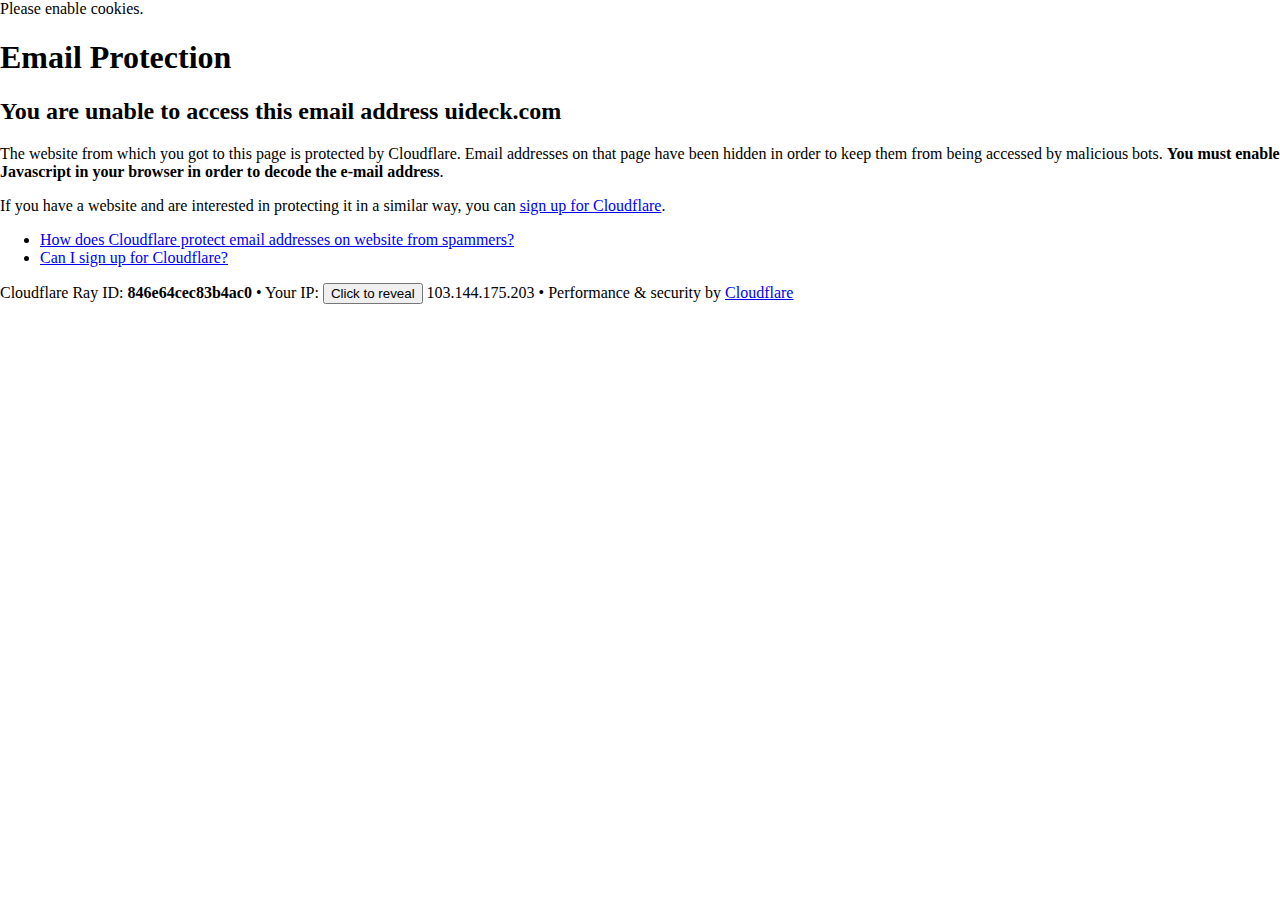
<file: cdn-cgi/l/email-protection.html>
<!DOCTYPE html>
<!--[if lt IE 7]> <html class="no-js ie6 oldie" lang="en-US"> <![endif]-->
<!--[if IE 7]>    <html class="no-js ie7 oldie" lang="en-US"> <![endif]-->
<!--[if IE 8]>    <html class="no-js ie8 oldie" lang="en-US"> <![endif]-->
<!--[if gt IE 8]><!--> <html class="no-js" lang="en-US"> <!--<![endif]-->

<!-- Mirrored from go-tailwind.preview.uideck.com/cdn-cgi/l/email-protection by HTTrack Website Copier/3.x [XR&CO'2014], Wed, 17 Jan 2024 11:53:00 GMT -->
<!-- Added by HTTrack --><meta http-equiv="content-type" content="text/html;charset=UTF-8" /><!-- /Added by HTTrack -->
<head>
<title>Email Protection | Cloudflare</title>
<meta charset="UTF-8" />
<meta http-equiv="Content-Type" content="text/html; charset=UTF-8" />
<meta http-equiv="X-UA-Compatible" content="IE=Edge" />
<meta name="robots" content="noindex, nofollow" />
<meta name="viewport" content="width=device-width,initial-scale=1" />
<link rel="stylesheet" id="cf_styles-css" href="https://go-tailwind.preview.uideck.com/cdn-cgi/styles/cf.errors.css" />
<!--[if lt IE 9]><link rel="stylesheet" id='cf_styles-ie-css' href="/cdn-cgi/styles/cf.errors.ie.css" /><![endif]-->
<style>body{margin:0;padding:0}</style>


<!--[if gte IE 10]><!-->
<script>
  if (!navigator.cookieEnabled) {
    window.addEventListener('DOMContentLoaded', function () {
      var cookieEl = document.getElementById('cookie-alert');
      cookieEl.style.display = 'block';
    })
  }
</script>
<!--<![endif]-->


</head>
<body>
  <div id="cf-wrapper">
    <div class="cf-alert cf-alert-error cf-cookie-error" id="cookie-alert" data-translate="enable_cookies">Please enable cookies.</div>
    <div id="cf-error-details" class="cf-error-details-wrapper">
      <div class="cf-wrapper cf-header cf-error-overview">
        <h1 data-translate="block_headline">Email Protection</h1>
        <h2 class="cf-subheadline"><span data-translate="unable_to_access">You are unable to access this email address</span> uideck.com</h2>
      </div><!-- /.header -->

      <div class="cf-section cf-wrapper">
        <div class="cf-columns two">
          <div class="cf-column">
            <p>The website from which you got to this page is protected by Cloudflare. Email addresses on that page have been hidden in order to keep them from being accessed by malicious bots. <strong>You must enable Javascript in your browser in order to decode the e-mail address</strong>.</p>
            <p>If you have a website and are interested in protecting it in a similar way, you can <a rel="noopener noreferrer" href="https://www.cloudflare.com/sign-up?utm_source=email_protection">sign up for Cloudflare</a>.</p>
          </div>

          <div class="cf-column">
            <div class="grid_4">
              <div class="rail">
                  <div class="panel">
                      <ul class="nobullets">
                        <li><a rel="noopener noreferrer" class="modal-link-faq" href="https://support.cloudflare.com/hc/en-us/articles/200170016-What-is-Email-Address-Obfuscation-">How does Cloudflare protect email addresses on website from spammers?</a></li>
                        <li><a rel="noopener noreferrer" class="modal-link-faq" href="https://support.cloudflare.com/hc/en-us/categories/200275218-Getting-Started">Can I sign up for Cloudflare?</a></li>
                    </ul>
                </div>
              </div>
            </div>
          </div>
        </div>
      </div><!-- /.section -->

      <div class="cf-error-footer cf-wrapper w-240 lg:w-full py-10 sm:py-4 sm:px-8 mx-auto text-center sm:text-left border-solid border-0 border-t border-gray-300">
  <p class="text-13">
    <span class="cf-footer-item sm:block sm:mb-1">Cloudflare Ray ID: <strong class="font-semibold">846e64cec83b4ac0</strong></span>
    <span class="cf-footer-separator sm:hidden">&bull;</span>
    <span id="cf-footer-item-ip" class="cf-footer-item hidden sm:block sm:mb-1">
      Your IP:
      <button type="button" id="cf-footer-ip-reveal" class="cf-footer-ip-reveal-btn">Click to reveal</button>
      <span class="hidden" id="cf-footer-ip">103.144.175.203</span>
      <span class="cf-footer-separator sm:hidden">&bull;</span>
    </span>
    <span class="cf-footer-item sm:block sm:mb-1"><span>Performance &amp; security by</span> <a rel="noopener noreferrer" href="https://www.cloudflare.com/5xx-error-landing" id="brand_link" target="_blank">Cloudflare</a></span>
    
  </p>
  <script>(function(){function d(){var b=a.getElementById("cf-footer-item-ip"),c=a.getElementById("cf-footer-ip-reveal");b&&"classList"in b&&(b.classList.remove("hidden"),c.addEventListener("click",function(){c.classList.add("hidden");a.getElementById("cf-footer-ip").classList.remove("hidden")}))}var a=document;document.addEventListener&&a.addEventListener("DOMContentLoaded",d)})();</script>
</div><!-- /.error-footer -->


    </div><!-- /#cf-error-details -->
  </div><!-- /#cf-wrapper -->

  <script>
  window._cf_translation = {};
  
  
</script>

</body>

<!-- Mirrored from go-tailwind.preview.uideck.com/cdn-cgi/l/email-protection by HTTrack Website Copier/3.x [XR&CO'2014], Wed, 17 Jan 2024 11:53:00 GMT -->
</html>
</file>
<file: style.css>
/*!***************************************************************************************************************!*\
  !*** css ./node_modules/css-loader/dist/cjs.js!./node_modules/postcss-loader/dist/cjs.js!./src/css/style.css ***!
  \***************************************************************************************************************/
@import url(https://fonts.googleapis.com/css2?family=Inter:wght@100;200;300;400;500;600;700;800;900&amp;family=Lexend:wght@200;300;400;500;600;700;800;900&amp;display=swap);
/*!*******************************************************************************************************************************************!*\
  !*** css ./node_modules/css-loader/dist/cjs.js!./node_modules/postcss-loader/dist/cjs.js!./node_modules/tiny-slider/dist/tiny-slider.css ***!
  \*******************************************************************************************************************************************/
.tns-outer{padding:0 !important}.tns-outer [hidden]{display:none !important}.tns-outer [aria-controls],.tns-outer [data-action]{cursor:pointer}.tns-slider{transition:all 0s}.tns-slider>.tns-item{box-sizing:border-box}.tns-horizontal.tns-subpixel{white-space:nowrap}.tns-horizontal.tns-subpixel>.tns-item{display:inline-block;vertical-align:top;white-space:normal}.tns-horizontal.tns-no-subpixel:after{content:'';display:table;clear:both}.tns-horizontal.tns-no-subpixel>.tns-item{float:left}.tns-horizontal.tns-carousel.tns-no-subpixel>.tns-item{margin-right:-100%}.tns-no-calc{position:relative;left:0}.tns-gallery{position:relative;left:0;min-height:1px}.tns-gallery>.tns-item{position:absolute;left:-100%;transition:transform 0s, opacity 0s}.tns-gallery>.tns-slide-active{position:relative;left:auto !important}.tns-gallery>.tns-moving{transition:all 0.25s}.tns-autowidth{display:inline-block}.tns-lazy-img{transition:opacity 0.6s;opacity:0.6}.tns-lazy-img.tns-complete{opacity:1}.tns-ah{transition:height 0s}.tns-ovh{overflow:hidden}.tns-visually-hidden{position:absolute;left:-10000em}.tns-transparent{opacity:0;visibility:hidden}.tns-fadeIn{opacity:1;filter:alpha(opacity=100);z-index:0}.tns-normal,.tns-fadeOut{opacity:0;filter:alpha(opacity=0);z-index:-1}.tns-vpfix{white-space:nowrap}.tns-vpfix>div,.tns-vpfix>li{display:inline-block}.tns-t-subp2{margin:0 auto;width:310px;position:relative;height:10px;overflow:hidden}.tns-t-ct{width:2333.3333333%;width:calc(100% * 70 / 3);position:absolute;right:0}.tns-t-ct:after{content:'';display:table;clear:both}.tns-t-ct>div{width:1.4285714%;width:calc(100% / 70);height:10px;float:left}

/*!*****************************************************************************************************************!*\
  !*** css ./node_modules/css-loader/dist/cjs.js!./node_modules/postcss-loader/dist/cjs.js!./src/css/animate.css ***!
  \*****************************************************************************************************************/
@charset "UTF-8";

/*!
 * animate.css -https://daneden.github.io/animate.css/
 * Version - 3.7.2
 * Licensed under the MIT license - http://opensource.org/licenses/MIT
 *
 * Copyright (c) 2019 Daniel Eden
 */

@keyframes fadeIn {
  from {
    opacity: 0;
  }

  to {
    opacity: 1;
  }
}

.fadeIn {
  animation-name: fadeIn;
}

@keyframes fadeInDown {
  from {
    opacity: 0;
    transform: translate3d(0, -20px, 0);
  }

  to {
    opacity: 1;
    transform: translate3d(0, 0, 0);
  }
}

.fadeInDown {
  animation-name: fadeInDown;
}

@keyframes fadeInLeft {
  from {
    opacity: 0;
    transform: translate3d(-20px, 0, 0);
  }

  to {
    opacity: 1;
    transform: translate3d(0, 0, 0);
  }
}

.fadeInLeft {
  animation-name: fadeInLeft;
}

@keyframes fadeInRight {
  from {
    opacity: 0;
    transform: translate3d(20px, 0, 0);
  }

  to {
    opacity: 1;
    transform: translate3d(0, 0, 0);
  }
}

.fadeInRight {
  animation-name: fadeInRight;
}

@keyframes fadeInUp {
  from {
    opacity: 0;
    transform: translate3d(0, 20px, 0);
  }

  to {
    opacity: 1;
    transform: translate3d(0, 0, 0);
  }
}

.fadeInUp {
  animation-name: fadeInUp;
}

.animated {
  animation-duration: 1s;
  animation-fill-mode: both;
}

.animated.infinite {
  animation-iteration-count: infinite;
}

.animated.delay-1s {
  animation-delay: 1s;
}

.animated.delay-2s {
  animation-delay: 2s;
}

.animated.delay-3s {
  animation-delay: 3s;
}

.animated.delay-4s {
  animation-delay: 4s;
}

.animated.delay-5s {
  animation-delay: 5s;
}

.animated.fast {
  animation-duration: 800ms;
}

.animated.faster {
  animation-duration: 500ms;
}

.animated.slow {
  animation-duration: 2s;
}

.animated.slower {
  animation-duration: 3s;
}

@media (print), (prefers-reduced-motion: reduce) {
  .animated {
    animation-duration: 1ms !important;
    transition-duration: 1ms !important;
    animation-iteration-count: 1 !important;
  }
}

/*!*******************************************************************************************************************!*\
  !*** css ./node_modules/css-loader/dist/cjs.js!./node_modules/postcss-loader/dist/cjs.js!./src/css/style.css (1) ***!
  \*******************************************************************************************************************/
/*
! tailwindcss v3.1.8 | MIT License | https://tailwindcss.com
*/

/*
1. Prevent padding and border from affecting element width. (https://github.com/mozdevs/cssremedy/issues/4)
2. Allow adding a border to an element by just adding a border-width. (https://github.com/tailwindcss/tailwindcss/pull/116)
*/

*,
::before,
::after {
  box-sizing: border-box; /* 1 */
  border-width: 0; /* 2 */
  border-style: solid; /* 2 */
  border-color: currentColor; /* 2 */
}

::before,
::after {
  --tw-content: '';
}

/*
1. Use a consistent sensible line-height in all browsers.
2. Prevent adjustments of font size after orientation changes in iOS.
3. Use a more readable tab size.
4. Use the user's configured `sans` font-family by default.
*/

html {
  line-height: 1.5; /* 1 */
  -webkit-text-size-adjust: 100%; /* 2 */
  -moz-tab-size: 4; /* 3 */
  -o-tab-size: 4;
     tab-size: 4; /* 3 */
  font-family: ui-sans-serif, system-ui, -apple-system, BlinkMacSystemFont, "Segoe UI", Roboto, "Helvetica Neue", Arial, "Noto Sans", sans-serif, "Apple Color Emoji", "Segoe UI Emoji", "Segoe UI Symbol", "Noto Color Emoji"; /* 4 */
}

/*
1. Remove the margin in all browsers.
2. Inherit line-height from `html` so users can set them as a class directly on the `html` element.
*/

body {
  margin: 0; /* 1 */
  line-height: inherit; /* 2 */
}

/*
1. Add the correct height in Firefox.
2. Correct the inheritance of border color in Firefox. (https://bugzilla.mozilla.org/show_bug.cgi?id=190655)
3. Ensure horizontal rules are visible by default.
*/

hr {
  height: 0; /* 1 */
  color: inherit; /* 2 */
  border-top-width: 1px; /* 3 */
}

/*
Add the correct text decoration in Chrome, Edge, and Safari.
*/

abbr:where([title]) {
  -webkit-text-decoration: underline dotted;
          text-decoration: underline dotted;
}

/*
Remove the default font size and weight for headings.
*/

h1,
h2,
h3,
h4,
h5,
h6 {
  font-size: inherit;
  font-weight: inherit;
}

/*
Reset links to optimize for opt-in styling instead of opt-out.
*/

a {
  color: inherit;
  text-decoration: inherit;
}

/*
Add the correct font weight in Edge and Safari.
*/

b,
strong {
  font-weight: bolder;
}

/*
1. Use the user's configured `mono` font family by default.
2. Correct the odd `em` font sizing in all browsers.
*/

code,
kbd,
samp,
pre {
  font-family: ui-monospace, SFMono-Regular, Menlo, Monaco, Consolas, "Liberation Mono", "Courier New", monospace; /* 1 */
  font-size: 1em; /* 2 */
}

/*
Add the correct font size in all browsers.
*/

small {
  font-size: 80%;
}

/*
Prevent `sub` and `sup` elements from affecting the line height in all browsers.
*/

sub,
sup {
  font-size: 75%;
  line-height: 0;
  position: relative;
  vertical-align: baseline;
}

sub {
  bottom: -0.25em;
}

sup {
  top: -0.5em;
}

/*
1. Remove text indentation from table contents in Chrome and Safari. (https://bugs.chromium.org/p/chromium/issues/detail?id=999088, https://bugs.webkit.org/show_bug.cgi?id=201297)
2. Correct table border color inheritance in all Chrome and Safari. (https://bugs.chromium.org/p/chromium/issues/detail?id=935729, https://bugs.webkit.org/show_bug.cgi?id=195016)
3. Remove gaps between table borders by default.
*/

table {
  text-indent: 0; /* 1 */
  border-color: inherit; /* 2 */
  border-collapse: collapse; /* 3 */
}

/*
1. Change the font styles in all browsers.
2. Remove the margin in Firefox and Safari.
3. Remove default padding in all browsers.
*/

button,
input,
optgroup,
select,
textarea {
  font-family: inherit; /* 1 */
  font-size: 100%; /* 1 */
  font-weight: inherit; /* 1 */
  line-height: inherit; /* 1 */
  color: inherit; /* 1 */
  margin: 0; /* 2 */
  padding: 0; /* 3 */
}

/*
Remove the inheritance of text transform in Edge and Firefox.
*/

button,
select {
  text-transform: none;
}

/*
1. Correct the inability to style clickable types in iOS and Safari.
2. Remove default button styles.
*/

button,
[type='button'],
[type='reset'],
[type='submit'] {
  -webkit-appearance: button; /* 1 */
  background-color: transparent; /* 2 */
  background-image: none; /* 2 */
}

/*
Use the modern Firefox focus style for all focusable elements.
*/

:-moz-focusring {
  outline: auto;
}

/*
Remove the additional `:invalid` styles in Firefox. (https://github.com/mozilla/gecko-dev/blob/2f9eacd9d3d995c937b4251a5557d95d494c9be1/layout/style/res/forms.css#L728-L737)
*/

:-moz-ui-invalid {
  box-shadow: none;
}

/*
Add the correct vertical alignment in Chrome and Firefox.
*/

progress {
  vertical-align: baseline;
}

/*
Correct the cursor style of increment and decrement buttons in Safari.
*/

::-webkit-inner-spin-button,
::-webkit-outer-spin-button {
  height: auto;
}

/*
1. Correct the odd appearance in Chrome and Safari.
2. Correct the outline style in Safari.
*/

[type='search'] {
  -webkit-appearance: textfield; /* 1 */
  outline-offset: -2px; /* 2 */
}

/*
Remove the inner padding in Chrome and Safari on macOS.
*/

::-webkit-search-decoration {
  -webkit-appearance: none;
}

/*
1. Correct the inability to style clickable types in iOS and Safari.
2. Change font properties to `inherit` in Safari.
*/

::-webkit-file-upload-button {
  -webkit-appearance: button; /* 1 */
  font: inherit; /* 2 */
}

/*
Add the correct display in Chrome and Safari.
*/

summary {
  display: list-item;
}

/*
Removes the default spacing and border for appropriate elements.
*/

blockquote,
dl,
dd,
h1,
h2,
h3,
h4,
h5,
h6,
hr,
figure,
p,
pre {
  margin: 0;
}

fieldset {
  margin: 0;
  padding: 0;
}

legend {
  padding: 0;
}

ol,
ul,
menu {
  list-style: none;
  margin: 0;
  padding: 0;
}

/*
Prevent resizing textareas horizontally by default.
*/

textarea {
  resize: vertical;
}

/*
1. Reset the default placeholder opacity in Firefox. (https://github.com/tailwindlabs/tailwindcss/issues/3300)
2. Set the default placeholder color to the user's configured gray 400 color.
*/

input::-moz-placeholder, textarea::-moz-placeholder {
  opacity: 1; /* 1 */
  color: #9ca3af; /* 2 */
}

input:-ms-input-placeholder, textarea:-ms-input-placeholder {
  opacity: 1; /* 1 */
  color: #9ca3af; /* 2 */
}

input::placeholder,
textarea::placeholder {
  opacity: 1; /* 1 */
  color: #9ca3af; /* 2 */
}

/*
Set the default cursor for buttons.
*/

button,
[role="button"] {
  cursor: pointer;
}

/*
Make sure disabled buttons don't get the pointer cursor.
*/

:disabled {
  cursor: default;
}

/*
1. Make replaced elements `display: block` by default. (https://github.com/mozdevs/cssremedy/issues/14)
2. Add `vertical-align: middle` to align replaced elements more sensibly by default. (https://github.com/jensimmons/cssremedy/issues/14#issuecomment-634934210)
   This can trigger a poorly considered lint error in some tools but is included by design.
*/

img,
svg,
video,
canvas,
audio,
iframe,
embed,
object {
  display: block; /* 1 */
  vertical-align: middle; /* 2 */
}

/*
Constrain images and videos to the parent width and preserve their intrinsic aspect ratio. (https://github.com/mozdevs/cssremedy/issues/14)
*/

img,
video {
  max-width: 100%;
  height: auto;
}

*,  ::before,  ::after{
  --tw-border-opacity: 1;
  border-color: rgb(229 231 235 / var(--tw-border-opacity));
}

body{
  font-family: 'Inter', sans-serif;
}

*, ::before, ::after{
  --tw-border-spacing-x: 0;
  --tw-border-spacing-y: 0;
  --tw-translate-x: 0;
  --tw-translate-y: 0;
  --tw-rotate: 0;
  --tw-skew-x: 0;
  --tw-skew-y: 0;
  --tw-scale-x: 1;
  --tw-scale-y: 1;
  --tw-pan-x:  ;
  --tw-pan-y:  ;
  --tw-pinch-zoom:  ;
  --tw-scroll-snap-strictness: proximity;
  --tw-ordinal:  ;
  --tw-slashed-zero:  ;
  --tw-numeric-figure:  ;
  --tw-numeric-spacing:  ;
  --tw-numeric-fraction:  ;
  --tw-ring-inset:  ;
  --tw-ring-offset-width: 0px;
  --tw-ring-offset-color: #fff;
  --tw-ring-color: rgb(59 130 246 / 0.5);
  --tw-ring-offset-shadow: 0 0 #0000;
  --tw-ring-shadow: 0 0 #0000;
  --tw-shadow: 0 0 #0000;
  --tw-shadow-colored: 0 0 #0000;
  --tw-blur:  ;
  --tw-brightness:  ;
  --tw-contrast:  ;
  --tw-grayscale:  ;
  --tw-hue-rotate:  ;
  --tw-invert:  ;
  --tw-saturate:  ;
  --tw-sepia:  ;
  --tw-drop-shadow:  ;
  --tw-backdrop-blur:  ;
  --tw-backdrop-brightness:  ;
  --tw-backdrop-contrast:  ;
  --tw-backdrop-grayscale:  ;
  --tw-backdrop-hue-rotate:  ;
  --tw-backdrop-invert:  ;
  --tw-backdrop-opacity:  ;
  --tw-backdrop-saturate:  ;
  --tw-backdrop-sepia:  ;
}

::backdrop{
  --tw-border-spacing-x: 0;
  --tw-border-spacing-y: 0;
  --tw-translate-x: 0;
  --tw-translate-y: 0;
  --tw-rotate: 0;
  --tw-skew-x: 0;
  --tw-skew-y: 0;
  --tw-scale-x: 1;
  --tw-scale-y: 1;
  --tw-pan-x:  ;
  --tw-pan-y:  ;
  --tw-pinch-zoom:  ;
  --tw-scroll-snap-strictness: proximity;
  --tw-ordinal:  ;
  --tw-slashed-zero:  ;
  --tw-numeric-figure:  ;
  --tw-numeric-spacing:  ;
  --tw-numeric-fraction:  ;
  --tw-ring-inset:  ;
  --tw-ring-offset-width: 0px;
  --tw-ring-offset-color: #fff;
  --tw-ring-color: rgb(59 130 246 / 0.5);
  --tw-ring-offset-shadow: 0 0 #0000;
  --tw-ring-shadow: 0 0 #0000;
  --tw-shadow: 0 0 #0000;
  --tw-shadow-colored: 0 0 #0000;
  --tw-blur:  ;
  --tw-brightness:  ;
  --tw-contrast:  ;
  --tw-grayscale:  ;
  --tw-hue-rotate:  ;
  --tw-invert:  ;
  --tw-saturate:  ;
  --tw-sepia:  ;
  --tw-drop-shadow:  ;
  --tw-backdrop-blur:  ;
  --tw-backdrop-brightness:  ;
  --tw-backdrop-contrast:  ;
  --tw-backdrop-grayscale:  ;
  --tw-backdrop-hue-rotate:  ;
  --tw-backdrop-invert:  ;
  --tw-backdrop-opacity:  ;
  --tw-backdrop-saturate:  ;
  --tw-backdrop-sepia:  ;
}
html{
  scroll-behavior: smooth;
}
.header{
  padding-top: 1.25rem;
  padding-bottom: 1.25rem;
}
.sticky{
  position: fixed !important;
  z-index: 9999 !important;
  background-color: rgb(255 255 255 / var(--tw-bg-opacity)) !important;
  --tw-bg-opacity: 0.8 !important;
  padding-top: 0.5rem !important;
  padding-bottom: 0.5rem !important;
  transition-property: color, background-color, border-color, fill, stroke, opacity, box-shadow, transform, filter, -webkit-text-decoration-color, -webkit-backdrop-filter !important;
  transition-property: color, background-color, border-color, text-decoration-color, fill, stroke, opacity, box-shadow, transform, filter, backdrop-filter !important;
  transition-property: color, background-color, border-color, text-decoration-color, fill, stroke, opacity, box-shadow, transform, filter, backdrop-filter, -webkit-text-decoration-color, -webkit-backdrop-filter !important;
  transition-timing-function: cubic-bezier(0.4, 0, 0.2, 1) !important;
  transition-duration: 150ms !important;
}
.a .sticky{
  --tw-bg-opacity: 1 !important;
  background-color: rgb(17 23 34 / var(--tw-bg-opacity)) !important;
}
.sticky {
    -webkit-backdrop-filter: blur(5px);
            backdrop-filter: blur(5px);
    box-shadow: inset 0 -1px 0 0 rgba(0, 0, 0, 0.1);
  }
@media (min-width: 992px){

  .navbar > li > a{
    padding-top: 1.75rem;
    padding-bottom: 1.75rem;
  }

  .sticky .navbar > li > a{
    padding-top: 1.25rem;
    padding-bottom: 1.25rem;
  }
}
.menu-scroll.active{
  --tw-text-opacity: 1;
  color: rgb(74 108 247 / var(--tw-text-opacity));
}
.menu-wrapper{
  display: none;
}
.menu-wrapper.show{
  display: flex;
}
.title {
    background: linear-gradient(
      180deg,
      rgba(74, 108, 247, 0.4) 0%,
      rgba(74, 108, 247, 0) 100%
    );
    -webkit-background-clip: text;
    -webkit-text-fill-color: transparent;
    background-clip: text;
    text-fill-color: transparent;
    opacity: 0.2;
    position: absolute;
    left: 50%;
    top: 0px;
    --tw-translate-x: -50%;
    transform: translate(var(--tw-translate-x), var(--tw-translate-y)) rotate(var(--tw-rotate)) skewX(var(--tw-skew-x)) skewY(var(--tw-skew-y)) scaleX(var(--tw-scale-x)) scaleY(var(--tw-scale-y));
    font-size: 40px;
    font-weight: 800;
    line-height: 1 !important;
  }
@media (min-width: 540px){

  .title{
    font-size: 60px;
  }
}
@media (min-width: 992px){

  .title{
    font-size: 95px;
  }
}
.dark .title {
    background: linear-gradient(
      180deg,
      rgba(255, 255, 255, 0.4) 0%,
      rgba(255, 255, 255, 0) 100%
    );
  }
#supportCheckbox:checked ~ div span{
  opacity: 1;
}
.submenu-item a.active{
  --tw-text-opacity: 1;
  color: rgb(74 108 247 / var(--tw-text-opacity));
}
.a .submenu-item a.active{
  --tw-text-opacity: 1;
  color: rgb(255 255 255 / var(--tw-text-opacity));
}
.submenu-item a.active span svg{
  --tw-rotate: 180deg;
  transform: translate(var(--tw-translate-x), var(--tw-translate-y)) rotate(var(--tw-rotate)) skewX(var(--tw-skew-x)) skewY(var(--tw-skew-y)) scaleX(var(--tw-scale-x)) scaleY(var(--tw-scale-y));
}
.grid-sizer{
  width: 100%;
}
@media (min-width: 768px){

  .grid-sizer{
    width: 50%;
  }
}
@media (min-width: 992px){

  .grid-sizer{
    width: 33.333333%;
  }
}
.portfolio-btn-wrapper button.active{
  -webkit-text-decoration-line: underline;
          text-decoration-line: underline;
}
.b{
  position: absolute;
  width: 1px;
  height: 1px;
  padding: 0;
  margin: -1px;
  overflow: hidden;
  clip: rect(0, 0, 0, 0);
  white-space: nowrap;
  border-width: 0;
}
.c{
  position: fixed;
}
.d{
  position: absolute;
}
.e{
  position: relative;
}
.f{
  top: 0px;
}
.g{
  left: 0px;
}
.h{
  bottom: 0px;
}
.i\/2{
  top: 50%;
}
.j{
  right: 1.25rem;
}
.k{
  right: 0px;
}
.l{
  bottom: 2rem;
}
.m{
  right: 2rem;
}
.n{
  left: auto;
}
.o\/2{
  left: 50%;
}
.p{
  top: 1.25rem;
}
.q{
  left: 1.25rem;
}
.r{
  top: -1.5rem;
}
.s{
  right: -1.5rem;
}
.t{
  left: -1.25rem;
}
.u{
  top: -1.25rem;
}
.v{
  top: 6rem;
}
.w{
  bottom: 1.5rem;
}
.x{
  right: -1.25rem;
}
.y{
  right: -1rem;
}
.z{
  bottom: 5rem;
}
._{
  left: 0px !important;
}
.aa{
  z-index: 99;
}
.ba{
  z-index: 50;
}
.ca{
  z-index: 999;
}
.da{
  z-index: 10;
}
.ea{
  z-index: -10;
}
.fa{
  z-index: 40;
}
.ga{
  z-index: 30;
}
.ha{
  order: 9999;
}
.ia{
  margin-left: auto;
  margin-right: auto;
}
.ja{
  margin-left: -1rem;
  margin-right: -1rem;
}
.ka{
  margin-left: -1.25rem;
  margin-right: -1.25rem;
}
.la{
  margin-left: -0.25rem;
  margin-right: -0.25rem;
}
.ma{
  margin-left: 1rem;
  margin-right: 1rem;
}
.na{
  margin-bottom: 2rem;
}
.oa{
  margin-bottom: 1.25rem;
}
.pa{
  margin-bottom: 2.5rem;
}
.qa{
  margin-bottom: 5rem;
}
.ra{
  margin-bottom: 1.5rem;
}
.sa{
  margin-bottom: 2.25rem;
}
.ta{
  margin-left: 1rem;
}
.ua{
  margin-top: 6px;
}
.va{
  margin-right: 1rem;
}
.wa{
  margin-bottom: 3rem;
}
.xa{
  margin-bottom: 3.5rem;
}
.ya{
  margin-top: 0.25rem;
}
.za{
  margin-bottom: 1rem;
}
._a{
  margin-right: 0.5rem;
}
.ab{
  margin-bottom: 0.75rem;
}
.bb{
  margin-bottom: 0.25rem;
}
.cb{
  margin-bottom: 4rem;
}
.db{
  margin-bottom: 0.5rem;
}
.-ud-mb-2{
  margin-bottom: -0.5rem;
}
.eb{
  margin-right: 2.5rem;
}
.fb{
  display: block;
}
.gb{
  display: inline-block;
}
.hb{
  display: flex;
}
.ib{
  display: inline-flex;
}
.jb{
  display: none;
}
.kb{
  height: 50px;
}
.lb{
  height: 100vh;
}
.mb{
  height: 2.25rem;
}
.nb{
  height: 1.25rem;
}
.ob{
  height: 100%;
}
.pb{
  height: 2.5rem;
}
.qb{
  height: 0.75rem;
}
.rb{
  height: 0.5rem;
}
.sb{
  height: 560px;
}
.tb{
  height: 70px;
}
.ub{
  height: 490px;
}
.vb{
  height: 420px;
}
.wb{
  height: 0.25rem;
}
.xb{
  height: 1px;
}
.yb{
  width: 100%;
}
.zb{
  width: 2.25rem;
}
._b{
  width: 1.25rem;
}
.ac\/2{
  width: 50%;
}
.bc{
  width: 3rem;
}
.cc{
  width: 2.5rem;
}
.dc{
  width: 0.75rem;
}
.ec{
  width: 0.5rem;
}
.fc{
  width: 70px;
}
.gc{
  width: 150px;
}
.hc{
  width: 50px;
}
.ic{
  max-width: 250px;
}
.jc{
  max-width: 550px;
}
.kc{
  max-width: 515px;
}
.lc{
  max-width: 330px;
}
.mc{
  max-width: 580px;
}
.nc{
  max-width: 920px;
}
.oc{
  max-width: 1150px;
}
.pc{
  max-width: 850px;
}
.qc{
  max-width: 530px;
}
.rc{
  max-width: 700px;
}
.sc{
  max-width: 620px;
}
.tc{
  max-width: 380px;
}
.uc{
  max-width: 570px;
}
.vc{
  max-width: 600px;
}
.wc{
  max-width: 300px;
}
.xc{
  max-width: 500px;
}
.yc{
  max-width: 450px;
}
.zc{
  max-width: 420px;
}
._c{
  max-width: 200px;
}
.ad{
  max-width: 780px;
}
.bd{
  max-width: 425px;
}
.cd\/2{
  --tw-translate-y: -50%;
  transform: translate(var(--tw-translate-x), var(--tw-translate-y)) rotate(var(--tw-rotate)) skewX(var(--tw-skew-x)) skewY(var(--tw-skew-y)) scaleX(var(--tw-scale-x)) scaleY(var(--tw-scale-y));
}
.dd\/2{
  --tw-translate-x: -50%;
  transform: translate(var(--tw-translate-x), var(--tw-translate-y)) rotate(var(--tw-rotate)) skewX(var(--tw-skew-x)) skewY(var(--tw-skew-y)) scaleX(var(--tw-scale-x)) scaleY(var(--tw-scale-y));
}
.ed{
  --tw-translate-y: 2.5rem;
  transform: translate(var(--tw-translate-x), var(--tw-translate-y)) rotate(var(--tw-rotate)) skewX(var(--tw-skew-x)) skewY(var(--tw-skew-y)) scaleX(var(--tw-scale-x)) scaleY(var(--tw-scale-y));
}
.fd{
  --tw-translate-y: 2rem;
  transform: translate(var(--tw-translate-x), var(--tw-translate-y)) rotate(var(--tw-rotate)) skewX(var(--tw-skew-x)) skewY(var(--tw-skew-y)) scaleX(var(--tw-scale-x)) scaleY(var(--tw-scale-y));
}
.gd{
  --tw-translate-x: 0px !important;
  transform: translate(var(--tw-translate-x), var(--tw-translate-y)) rotate(var(--tw-rotate)) skewX(var(--tw-skew-x)) skewY(var(--tw-skew-y)) scaleX(var(--tw-scale-x)) scaleY(var(--tw-scale-y)) !important;
}
.hd{
  --tw-rotate: 45deg;
  transform: translate(var(--tw-translate-x), var(--tw-translate-y)) rotate(var(--tw-rotate)) skewX(var(--tw-skew-x)) skewY(var(--tw-skew-y)) scaleX(var(--tw-scale-x)) scaleY(var(--tw-scale-y));
}
.id{
  cursor: pointer;
}
.jd{
  -webkit-user-select: none;
     -moz-user-select: none;
      -ms-user-select: none;
          user-select: none;
}
.kd{
  resize: none;
}
.ld{
  flex-direction: column;
}
.md{
  flex-wrap: wrap;
}
.nd{
  align-items: flex-end;
}
.od{
  align-items: center;
}
.pd{
  justify-content: center;
}
.qd{
  justify-content: space-between;
}
.rd{
  justify-content: space-around;
}
.sd > :not([hidden]) ~ :not([hidden]){
  --tw-space-y-reverse: 0;
  margin-top: calc(1.25rem * calc(1 - var(--tw-space-y-reverse)));
  margin-bottom: calc(1.25rem * var(--tw-space-y-reverse));
}
.td > :not([hidden]) ~ :not([hidden]){
  --tw-space-x-reverse: 0;
  margin-right: calc(1.25rem * var(--tw-space-x-reverse));
  margin-left: calc(1.25rem * calc(1 - var(--tw-space-x-reverse)));
}
.ud > :not([hidden]) ~ :not([hidden]){
  --tw-space-y-reverse: 0;
  margin-top: calc(1rem * calc(1 - var(--tw-space-y-reverse)));
  margin-bottom: calc(1rem * var(--tw-space-y-reverse));
}
.vd > :not([hidden]) ~ :not([hidden]){
  --tw-space-y-reverse: 0;
  margin-top: calc(1.75rem * calc(1 - var(--tw-space-y-reverse)));
  margin-bottom: calc(1.75rem * var(--tw-space-y-reverse));
}
.wd > :not([hidden]) ~ :not([hidden]){
  --tw-space-x-reverse: 0;
  margin-right: calc(0.75rem * var(--tw-space-x-reverse));
  margin-left: calc(0.75rem * calc(1 - var(--tw-space-x-reverse)));
}
.xd > :not([hidden]) ~ :not([hidden]){
  --tw-space-x-reverse: 0;
  margin-right: calc(1rem * var(--tw-space-x-reverse));
  margin-left: calc(1rem * calc(1 - var(--tw-space-x-reverse)));
}
.yd{
  align-self: flex-end;
}
.zd{
  align-self: center;
}
._d{
  overflow: hidden;
}
.ae{
  overflow-x: auto;
}
.be{
  overflow-y: hidden;
}
.ce{
  white-space: nowrap;
}
.de{
  border-radius: 0.25rem;
}
.ee{
  border-radius: 9999px;
}
.fe{
  border-radius: 0.125rem;
}
.ge{
  border-radius: 0.375rem;
}
.he{
  border-width: 1px;
}
.ie{
  border-bottom-width: 1px;
}
.je{
  border-left-width: 1px;
}
.ke{
  border-top-width: 1px;
}
.le{
  border-right-width: 1px;
}
.me{
  --tw-border-opacity: 1;
  border-color: rgb(255 255 255 / var(--tw-border-opacity));
}
.ne{
  --tw-border-opacity: 1;
  border-color: rgb(74 108 247 / var(--tw-border-opacity));
}
.oe{
  --tw-border-opacity: 1;
  border-color: rgb(233 233 233 / var(--tw-border-opacity));
}
.pe{
  --tw-border-opacity: 0.1;
}
.qe{
  --tw-border-opacity: 0.3;
}
.re{
  --tw-bg-opacity: 1;
  background-color: rgb(255 255 255 / var(--tw-bg-opacity));
}
.se{
  --tw-bg-opacity: 1;
  background-color: rgb(74 108 247 / var(--tw-bg-opacity));
}
.te{
  --tw-bg-opacity: 1;
  background-color: rgb(34 44 64 / var(--tw-bg-opacity));
}
.ue{
  background-color: #EEF1FDEB;
}
.ve{
  background-color: transparent;
}
.we{
  --tw-bg-opacity: 1;
  background-color: rgb(44 52 67 / var(--tw-bg-opacity));
}
.xe{
  --tw-bg-opacity: 1;
  background-color: rgb(0 0 0 / var(--tw-bg-opacity));
}
.ye{
  --tw-bg-opacity: 1;
  background-color: rgb(248 248 248 / var(--tw-bg-opacity));
}
.ze{
  --tw-bg-opacity: 1;
  background-color: rgb(121 128 138 / var(--tw-bg-opacity));
}
._e{
  --tw-bg-opacity: 1;
  background-color: rgb(17 23 34 / var(--tw-bg-opacity));
}
.af{
  --tw-bg-opacity: 0.05;
}
.bf{
  --tw-bg-opacity: 0.1;
}
.cf{
  --tw-bg-opacity: 0.3;
}
.df{
  --tw-bg-opacity: 15%;
}
.ef{
  background-image: url(src/images/NoisePattern.svg);
}
.ff{
  background-size: cover;
}
.gf{
  background-position: center;
}
.hf{
  background-repeat: no-repeat;
}
.if{
  fill: currentColor;
}
.jf{
  stroke: currentColor;
}
.kf{
  padding: 1.25rem;
}
.lf{
  padding-left: 1.25rem;
  padding-right: 1.25rem;
}
.mf{
  padding-top: 0.75rem;
  padding-bottom: 0.75rem;
}
.nf{
  padding-left: 1.5rem;
  padding-right: 1.5rem;
}
.of{
  padding-left: 1rem;
  padding-right: 1rem;
}
.pf{
  padding-top: 14px;
  padding-bottom: 14px;
}
.qf{
  padding-left: 2rem;
  padding-right: 2rem;
}
.rf{
  padding-top: 0.25rem;
  padding-bottom: 0.25rem;
}
.sf{
  padding-left: 0.5rem;
  padding-right: 0.5rem;
}
.tf{
  padding-top: 1.25rem;
  padding-bottom: 1.25rem;
}
.uf{
  padding-top: 5rem;
  padding-bottom: 5rem;
}
.vf{
  padding-top: 6px;
  padding-bottom: 6px;
}
.wf{
  padding-left: 0.25rem;
  padding-right: 0.25rem;
}
.xf{
  padding-top: 0.5rem;
  padding-bottom: 0.5rem;
}
.yf{
  padding-left: 0.75rem;
  padding-right: 0.75rem;
}
.zf{
  padding-top: 10px;
  padding-bottom: 10px;
}
._f{
  padding-left: 2.5rem;
  padding-right: 2.5rem;
}
.ag{
  padding-top: 2.5rem;
  padding-bottom: 2.5rem;
}
.bg{
  padding-top: 60px;
  padding-bottom: 60px;
}
.cg{
  padding-left: 3.5rem;
  padding-right: 3.5rem;
}
.dg{
  padding-left: 0.75rem;
}
.eg{
  padding-top: 1.25rem;
}
.fg{
  padding-top: 120px;
}
.gg{
  padding-bottom: 5rem;
}
.hg{
  padding-top: 1.5rem;
}
.ig{
  padding-top: 3.5rem;
}
.jg{
  padding-left: 1.25rem;
}
.kg{
  padding-right: 3rem;
}
.lg{
  padding-bottom: 1.25rem;
}
.mg{
  padding-top: 130px;
}
.ng{
  padding-right: 0.75rem;
}
.og{
  padding-top: 6rem;
}
.pg{
  padding-top: 3rem;
}
.qg{
  padding-top: 240px;
}
.rg{
  padding-right: 1.25rem;
}
.sg{
  padding-right: 0.5rem;
}
.tg{
  padding-top: 2.5rem;
}
.ug{
  padding-top: 7rem;
}
.vg{
  padding-bottom: 6rem;
}
.wg{
  padding-top: 0px;
}
.xg{
  padding-bottom: 2rem;
}
.yg{
  padding-top: 2rem;
}
.zg{
  padding-bottom: 1.5rem;
}
._g{
  padding-top: 70px;
}
.ah{
  padding-bottom: 0.5rem;
}
.bh{
  padding-right: 1rem;
}
.ch{
  padding-left: 1rem;
}
.dh{
  padding-top: 60px;
}
.eh{
  padding-bottom: 7rem;
}
.fh{
  padding-bottom: 2.5rem;
}
.gh{
  padding-top: 0.5rem;
}
.hh{
  padding-bottom: 60px;
}
.ih{
  padding-bottom: 3.5rem;
}
.jh{
  text-align: left;
}
.kh{
  text-align: center;
}
.lh{
  font-family: 'Lexend', sans-serif;
}
.mh{
  font-size: 1rem;
  line-height: 1.5rem;
}
.nh{
  font-size: 100px;
}
.oh{
  font-size: 1.875rem;
  line-height: 2.25rem;
}
.ph{
  font-size: 0.875rem;
  line-height: 1.25rem;
}
.qh{
  font-size: 1.5rem;
  line-height: 2rem;
}
.rh{
  font-size: 0.75rem;
  line-height: 1rem;
}
.sh{
  font-size: 1.125rem;
  line-height: 1.75rem;
}
.th{
  font-size: 1.25rem;
  line-height: 1.75rem;
}
.uh{
  font-size: 38px;
}
.vh{
  font-size: 55px;
}
.wh{
  font-weight: 600;
}
.xh{
  font-weight: 500;
}
.yh{
  font-weight: 700;
}
.zh{
  font-weight: 300;
}
._h{
  line-height: 1;
}
.ai{
  line-height: 1.25;
}
.bi{
  --tw-text-opacity: 1;
  color: rgb(121 128 138 / var(--tw-text-opacity));
}
.ci{
  --tw-text-opacity: 1;
  color: rgb(255 255 255 / var(--tw-text-opacity));
}
.di{
  --tw-text-opacity: 1;
  color: rgb(17 23 34 / var(--tw-text-opacity));
}
.ei{
  --tw-text-opacity: 1;
  color: rgb(74 108 247 / var(--tw-text-opacity));
}
.fi{
  --tw-text-opacity: 1;
  color: rgb(217 217 217 / var(--tw-text-opacity));
}
.gi{
  --tw-text-opacity: 1;
  color: rgb(0 203 153 / var(--tw-text-opacity));
}
.hi{
  -webkit-text-decoration-line: underline;
          text-decoration-line: underline;
}
.ii::-moz-placeholder{
  --tw-placeholder-opacity: 1;
  color: rgb(121 128 138 / var(--tw-placeholder-opacity));
}
.ii:-ms-input-placeholder{
  --tw-placeholder-opacity: 1;
  color: rgb(121 128 138 / var(--tw-placeholder-opacity));
}
.ii::placeholder{
  --tw-placeholder-opacity: 1;
  color: rgb(121 128 138 / var(--tw-placeholder-opacity));
}
.ji{
  opacity: 0.2;
}
.ki{
  opacity: 0;
}
.li{
  opacity: 0.1;
}
.mi{
  mix-blend-mode: overlay;
}
.ni{
  --tw-shadow: 0 4px 6px -1px rgb(0 0 0 / 0.1), 0 2px 4px -2px rgb(0 0 0 / 0.1);
  --tw-shadow-colored: 0 4px 6px -1px var(--tw-shadow-color), 0 2px 4px -2px var(--tw-shadow-color);
  box-shadow: var(--tw-ring-offset-shadow, 0 0 #0000), var(--tw-ring-shadow, 0 0 #0000), var(--tw-shadow);
}
.oi{
  outline: 2px solid transparent;
  outline-offset: 2px;
}
.pi{
  --tw-drop-shadow: drop-shadow(drop-shadow(0px 1px 5px rgba(0, 0, 0, 0.1)));
  filter: var(--tw-blur) var(--tw-brightness) var(--tw-contrast) var(--tw-grayscale) var(--tw-hue-rotate) var(--tw-invert) var(--tw-saturate) var(--tw-sepia) var(--tw-drop-shadow);
}
.qi{
  --tw-backdrop-blur: blur(6px);
  -webkit-backdrop-filter: var(--tw-backdrop-blur) var(--tw-backdrop-brightness) var(--tw-backdrop-contrast) var(--tw-backdrop-grayscale) var(--tw-backdrop-hue-rotate) var(--tw-backdrop-invert) var(--tw-backdrop-opacity) var(--tw-backdrop-saturate) var(--tw-backdrop-sepia);
          backdrop-filter: var(--tw-backdrop-blur) var(--tw-backdrop-brightness) var(--tw-backdrop-contrast) var(--tw-backdrop-grayscale) var(--tw-backdrop-hue-rotate) var(--tw-backdrop-invert) var(--tw-backdrop-opacity) var(--tw-backdrop-saturate) var(--tw-backdrop-sepia);
}
.ri{
  --tw-backdrop-blur: blur(8px);
  -webkit-backdrop-filter: var(--tw-backdrop-blur) var(--tw-backdrop-brightness) var(--tw-backdrop-contrast) var(--tw-backdrop-grayscale) var(--tw-backdrop-hue-rotate) var(--tw-backdrop-invert) var(--tw-backdrop-opacity) var(--tw-backdrop-saturate) var(--tw-backdrop-sepia);
          backdrop-filter: var(--tw-backdrop-blur) var(--tw-backdrop-brightness) var(--tw-backdrop-contrast) var(--tw-backdrop-grayscale) var(--tw-backdrop-hue-rotate) var(--tw-backdrop-invert) var(--tw-backdrop-opacity) var(--tw-backdrop-saturate) var(--tw-backdrop-sepia);
}
.si{
  --tw-backdrop-blur: blur(30px);
  -webkit-backdrop-filter: var(--tw-backdrop-blur) var(--tw-backdrop-brightness) var(--tw-backdrop-contrast) var(--tw-backdrop-grayscale) var(--tw-backdrop-hue-rotate) var(--tw-backdrop-invert) var(--tw-backdrop-opacity) var(--tw-backdrop-saturate) var(--tw-backdrop-sepia);
          backdrop-filter: var(--tw-backdrop-blur) var(--tw-backdrop-brightness) var(--tw-backdrop-contrast) var(--tw-backdrop-grayscale) var(--tw-backdrop-hue-rotate) var(--tw-backdrop-invert) var(--tw-backdrop-opacity) var(--tw-backdrop-saturate) var(--tw-backdrop-sepia);
}
.ti{
  transition-property: color, background-color, border-color, fill, stroke, opacity, box-shadow, transform, filter, -webkit-text-decoration-color, -webkit-backdrop-filter;
  transition-property: color, background-color, border-color, text-decoration-color, fill, stroke, opacity, box-shadow, transform, filter, backdrop-filter;
  transition-property: color, background-color, border-color, text-decoration-color, fill, stroke, opacity, box-shadow, transform, filter, backdrop-filter, -webkit-text-decoration-color, -webkit-backdrop-filter;
  transition-timing-function: cubic-bezier(0.4, 0, 0.2, 1);
  transition-duration: 150ms;
}
.ui{
  transition-duration: 300ms;
}

/* third-party libraries CSS */
.tns-controls{
  position: absolute;
  left: 50%;
  bottom: 3.5rem;
  z-index: 30;
  display: flex;
  --tw-translate-x: -50%;
  transform: translate(var(--tw-translate-x), var(--tw-translate-y)) rotate(var(--tw-rotate)) skewX(var(--tw-skew-x)) skewY(var(--tw-skew-y)) scaleX(var(--tw-scale-x)) scaleY(var(--tw-scale-y));
}
.tns-controls > :not([hidden]) ~ :not([hidden]){
  --tw-space-x-reverse: 0;
  margin-right: calc(1.25rem * var(--tw-space-x-reverse));
  margin-left: calc(1.25rem * calc(1 - var(--tw-space-x-reverse)));
}
@media (min-width: 992px){

  .tns-controls{
    left: 70px;
    --tw-translate-x: 0px;
    transform: translate(var(--tw-translate-x), var(--tw-translate-y)) rotate(var(--tw-rotate)) skewX(var(--tw-skew-x)) skewY(var(--tw-skew-y)) scaleX(var(--tw-scale-x)) scaleY(var(--tw-scale-y));
  }
}

.tns-controls button{
  display: flex;
  height: 2.5rem;
  width: 2.5rem;
  align-items: center;
  justify-content: center;
  border-radius: 9999px;
  background-color: rgb(74 108 247 / var(--tw-bg-opacity));
  --tw-bg-opacity: 0.1;
  --tw-text-opacity: 1;
  color: rgb(74 108 247 / var(--tw-text-opacity));
}

.tns-controls button:hover{
  --tw-bg-opacity: 1;
  --tw-text-opacity: 1;
  color: rgb(255 255 255 / var(--tw-text-opacity));
}

.a .tns-controls button{
  background-color: rgb(255 255 255 / var(--tw-bg-opacity));
  --tw-bg-opacity: 0.1;
  --tw-text-opacity: 1;
  color: rgb(255 255 255 / var(--tw-text-opacity));
}

.a .tns-controls button:hover{
  background-color: rgb(74 108 247 / var(--tw-bg-opacity));
  --tw-bg-opacity: 1;
  --tw-text-opacity: 1;
  color: rgb(255 255 255 / var(--tw-text-opacity));
}

.vi:hover{
  --tw-border-opacity: 1;
  border-color: rgb(74 108 247 / var(--tw-border-opacity));
}

.wi:hover{
  border-color: transparent;
}

.xi:hover{
  --tw-bg-opacity: 1;
  background-color: rgb(74 108 247 / var(--tw-bg-opacity));
}

.yi:hover{
  --tw-bg-opacity: 0.9;
}

.zi:hover{
  --tw-bg-opacity: 1;
}

._i:hover{
  --tw-text-opacity: 1;
  color: rgb(74 108 247 / var(--tw-text-opacity));
}

.aj:focus{
  --tw-border-opacity: 1;
  border-color: rgb(74 108 247 / var(--tw-border-opacity));
}

.bj:hover .cj{
  --tw-translate-y: 0px;
  transform: translate(var(--tw-translate-x), var(--tw-translate-y)) rotate(var(--tw-rotate)) skewX(var(--tw-skew-x)) skewY(var(--tw-skew-y)) scaleX(var(--tw-scale-x)) scaleY(var(--tw-scale-y));
}

.bj:hover .dj{
  --tw-bg-opacity: 1;
  background-color: rgb(74 108 247 / var(--tw-bg-opacity));
}

.bj:hover .ej{
  --tw-bg-opacity: 1;
}

.bj:hover .fj{
  --tw-text-opacity: 1;
  color: rgb(255 255 255 / var(--tw-text-opacity));
}

.bj:hover .gj{
  opacity: 1;
}

.a .hj{
  display: block;
}

.a .ij{
  display: none;
}

.a .jj{
  --tw-border-opacity: 1;
  border-color: rgb(46 51 61 / var(--tw-border-opacity));
}

.a .kj{
  border-color: transparent;
}

.a .lj{
  --tw-border-opacity: 1;
  border-color: rgb(31 38 51 / var(--tw-border-opacity));
}

.a .mj{
  --tw-border-opacity: 1;
  border-color: rgb(44 52 67 / var(--tw-border-opacity));
}

.a .nj{
  --tw-border-opacity: 1;
  border-color: rgb(65 70 82 / var(--tw-border-opacity));
}

.a .oj{
  --tw-border-opacity: 1;
  border-color: rgb(255 255 255 / var(--tw-border-opacity));
}

.a .pj{
  --tw-border-opacity: 1;
  border-color: rgb(75 78 86 / var(--tw-border-opacity));
}

.a .qj{
  --tw-border-opacity: 1;
  border-color: rgb(74 108 247 / var(--tw-border-opacity));
}

.a .rj{
  --tw-border-opacity: 0.1;
}

.a .sj{
  --tw-bg-opacity: 1;
  background-color: rgb(17 23 34 / var(--tw-bg-opacity));
}

.a .tj{
  --tw-bg-opacity: 1;
  background-color: rgb(44 52 67 / var(--tw-bg-opacity));
}

.a .uj{
  background-color: #1D232DD9;
}

.a .vj{
  --tw-bg-opacity: 1;
  background-color: rgb(255 255 255 / var(--tw-bg-opacity));
}

.a .wj{
  --tw-bg-opacity: 1;
  background-color: rgb(29 35 45 / var(--tw-bg-opacity));
}

.a .xj{
  --tw-bg-opacity: 1;
  background-color: rgb(46 51 61 / var(--tw-bg-opacity));
}

.a .yj{
  --tw-bg-opacity: 0.1;
}

.a .zj{
  --tw-bg-opacity: 0.05;
}

.a ._j{
  --tw-text-opacity: 1;
  color: rgb(255 255 255 / var(--tw-text-opacity));
}

.a .ak{
  opacity: 0.4;
}

.a .bk{
  --tw-drop-shadow: drop-shadow(0 0 #0000);
  filter: var(--tw-blur) var(--tw-brightness) var(--tw-contrast) var(--tw-grayscale) var(--tw-hue-rotate) var(--tw-invert) var(--tw-saturate) var(--tw-sepia) var(--tw-drop-shadow);
}

.a .ck:hover{
  --tw-border-opacity: 1;
  border-color: rgb(74 108 247 / var(--tw-border-opacity));
}

.a .dk:hover{
  --tw-bg-opacity: 1;
}

.a .ek:hover{
  --tw-text-opacity: 1;
  color: rgb(255 255 255 / var(--tw-text-opacity));
}

.a .fk:hover{
  --tw-text-opacity: 1;
  color: rgb(74 108 247 / var(--tw-text-opacity));
}

.a .gk:focus{
  --tw-border-opacity: 1;
  border-color: rgb(255 255 255 / var(--tw-border-opacity));
}

.a .bj:hover .hk{
  --tw-bg-opacity: 1;
  background-color: rgb(74 108 247 / var(--tw-bg-opacity));
}

.a .bj:hover .ik{
  --tw-bg-opacity: 1;
}

@media (min-width: 540px){

  .jk{
    left: 2rem;
  }

  .kk{
    margin-left: -6px;
    margin-right: -6px;
  }

  .lk{
    display: block;
  }

  .mk{
    display: inline-flex;
  }

  .nk{
    height: 2.5rem;
  }

  .ok\/2{
    width: 50%;
  }

  .ok\/3{
    width: 33.333333%;
  }

  .pk{
    width: auto;
  }

  .qk{
    border-left-width: 1px;
  }

  .rk{
    padding: 70px;
  }

  .sk{
    padding-left: 6px;
    padding-right: 6px;
  }

  .tk{
    padding-left: 1rem;
    padding-right: 1rem;
  }

  .uk{
    padding-left: 1.5rem;
    padding-right: 1.5rem;
  }

  .vk{
    padding-left: 3.5rem;
    padding-right: 3.5rem;
  }

  .wk{
    padding-left: 2.5rem;
    padding-right: 2.5rem;
  }

  .xk{
    padding-left: 70px;
    padding-right: 70px;
  }

  .yk{
    padding-left: 1.75rem;
    padding-right: 1.75rem;
  }

  .zk{
    padding-top: 5rem;
  }

  ._k{
    padding-top: 9rem;
  }

  .al{
    padding-right: 1.25rem;
  }

  .bl{
    padding-left: 1.25rem;
  }

  .cl{
    padding-right: 0.75rem;
  }

  .dl{
    font-size: 2.25rem;
    line-height: 2.5rem;
  }

  .el{
    font-size: 1.5rem;
    line-height: 2rem;
  }

  .fl{
    font-size: 40px;
  }

  .gl{
    font-size: 1.25rem;
    line-height: 1.75rem;
  }

  .hl{
    font-size: 1rem;
    line-height: 1.5rem;
  }

  .il{
    font-size: 1.875rem;
    line-height: 2.25rem;
  }

  .jl{
    font-size: 38px;
  }

  .kl{
    line-height: 50px;
  }
}

@media (min-width: 768px){

  .ll{
    margin-bottom: 0px;
  }

  .ml{
    margin-bottom: 5rem;
  }

  .nl{
    margin-bottom: 4rem;
  }

  .ol{
    margin-bottom: 2.25rem;
  }

  .pl{
    margin-bottom: 1.25rem;
  }

  .ql{
    margin-bottom: 3.5rem;
  }

  .rl{
    height: 3.5rem;
  }

  .sl{
    height: 1.5rem;
  }

  .tl{
    height: 90px;
  }

  .ul{
    width: 3.5rem;
  }

  .vl{
    width: 1.5rem;
  }

  .wl\/12{
    width: 41.666667%;
  }

  .xl\/12{
    width: 25%;
  }

  .yl\/2{
    width: 50%;
  }

  .zl{
    width: 90px;
  }

  ._l{
    justify-content: flex-start;
  }

  .am{
    border-width: 0px;
  }

  .bm{
    border-top-width: 1px;
  }

  .cm{
    padding: 70px;
  }

  .dm{
    padding-top: 1.75rem;
    padding-bottom: 1.75rem;
  }

  .em{
    padding-top: 14px;
    padding-bottom: 14px;
  }

  .fm{
    padding-left: 2rem;
    padding-right: 2rem;
  }

  .gm{
    padding-left: 70px;
    padding-right: 70px;
  }

  .hm{
    padding-top: 2rem;
  }

  .im{
    padding-bottom: 0px;
  }

  .jm{
    padding-bottom: 70px;
  }

  .km{
    padding-bottom: 7rem;
  }

  .lm{
    font-size: 170px;
  }

  .mm{
    font-size: 2.25rem;
    line-height: 2.5rem;
  }

  .nm{
    font-size: 44px;
  }

  .om{
    font-size: 40px;
  }

  .pm{
    font-size: 1.5rem;
    line-height: 2rem;
  }

  .qm{
    font-size: 50px;
  }

  .rm{
    font-size: 1.875rem;
    line-height: 2.25rem;
  }

  .sm{
    line-height: 1;
  }

  .tm{
    line-height: 1.25;
  }

  .um{
    line-height: 60px;
  }
}

@media (min-width: 992px){

  .vm{
    visibility: visible;
  }

  .wm{
    visibility: hidden;
  }

  .xm{
    position: static;
  }

  .ym{
    position: absolute;
  }

  .zm{
    top: 120%;
  }

  ._m{
    left: 1.25rem;
  }

  .an{
    order: -9999;
  }

  .bn{
    margin-left: 0px;
  }

  .cn{
    margin-bottom: 0px;
  }

  .dn{
    margin-bottom: 5rem;
  }

  .en{
    margin-left: auto;
  }

  .fn{
    display: block;
  }

  .gn{
    display: flex;
  }

  .hn{
    display: none;
  }

  .in{
    height: auto;
  }

  .jn{
    width: 100%;
  }

  .kn{
    width: 350px;
  }

  .ln{
    width: auto;
  }

  .mn\/12{
    width: 25%;
  }

  .nn\/12{
    width: 41.666667%;
  }

  .on\/3{
    width: 66.666667%;
  }

  .pn\/3{
    width: 33.333333%;
  }

  .pn\/2{
    width: 50%;
  }

  .qn\/12{
    width: 91.666667%;
  }

  .pn\/4{
    width: 25%;
  }

  .rn{
    --tw-translate-y: 0px;
    transform: translate(var(--tw-translate-x), var(--tw-translate-y)) rotate(var(--tw-rotate)) skewX(var(--tw-skew-x)) skewY(var(--tw-skew-y)) scaleX(var(--tw-scale-x)) scaleY(var(--tw-scale-y));
  }

  .sn{
    flex-direction: row;
  }

  .tn{
    flex-wrap: nowrap;
  }

  .un{
    align-items: center;
  }

  .vn{
    justify-content: flex-start;
  }

  .wn{
    justify-content: flex-end;
  }

  .xn > :not([hidden]) ~ :not([hidden]){
    --tw-space-x-reverse: 0;
    margin-right: calc(2.5rem * var(--tw-space-x-reverse));
    margin-left: calc(2.5rem * calc(1 - var(--tw-space-x-reverse)));
  }

  .yn > :not([hidden]) ~ :not([hidden]){
    --tw-space-y-reverse: 0;
    margin-top: calc(0px * calc(1 - var(--tw-space-y-reverse)));
    margin-bottom: calc(0px * var(--tw-space-y-reverse));
  }

  .zn{
    align-self: center;
  }

  ._n{
    border-radius: 0.25rem;
  }

  .ao{
    border-width: 1px;
  }

  .bo{
    border-left-width: 1px;
    border-right-width: 1px;
  }

  .co{
    background-color: transparent;
  }

  .do{
    --tw-bg-opacity: 1;
    background-color: rgb(255 255 255 / var(--tw-bg-opacity));
  }

  .eo{
    padding: 0px;
  }

  .fo{
    padding-left: 1.25rem;
    padding-right: 1.25rem;
  }

  .go{
    padding-left: 2rem;
    padding-right: 2rem;
  }

  .ho{
    padding-top: 120px;
    padding-bottom: 120px;
  }

  .io{
    padding-left: 60px;
    padding-right: 60px;
  }

  .jo{
    padding-left: 1rem;
    padding-right: 1rem;
  }

  .ko{
    padding-left: 2.5rem;
    padding-right: 2.5rem;
  }

  .lo{
    padding-bottom: 1.25rem;
  }

  .mo{
    padding-top: 240px;
  }

  .no{
    padding-bottom: 130px;
  }

  .oo{
    padding-top: 130px;
  }

  .po{
    padding-top: 170px;
  }

  .qo{
    padding-bottom: 120px;
  }

  .ro{
    padding-top: 4rem;
  }

  .so{
    padding-bottom: 60px;
  }

  .to{
    padding-top: 2.25rem;
  }

  .uo{
    padding-bottom: 1.75rem;
  }

  .vo{
    padding-right: 1rem;
  }

  .wo{
    padding-left: 1rem;
  }

  .xo{
    padding-bottom: 70px;
  }

  .yo{
    padding-top: 6rem;
  }

  .zo{
    padding-bottom: 0px;
  }

  ._o{
    text-align: left;
  }

  .ap{
    text-align: right;
  }

  .bp{
    font-size: 1.25rem;
    line-height: 1.75rem;
  }

  .cp{
    font-size: 1rem;
    line-height: 1.5rem;
  }

  .dp{
    font-size: 0.875rem;
    line-height: 1.25rem;
  }

  .ep{
    font-size: 1.125rem;
    line-height: 1.75rem;
  }

  .fp{
    font-size: 1.5rem;
    line-height: 2rem;
  }

  .gp{
    opacity: 1;
  }

  .hp{
    opacity: 0;
  }

  .bj:hover .ip{
    visibility: visible;
  }

  .bj:hover .jp{
    top: 100%;
  }

  .bj:hover .kp{
    opacity: 1;
  }

  .a .lp{
    border-color: transparent;
  }

  .a .mp{
    background-color: transparent;
  }

  .a .np{
    --tw-bg-opacity: 1;
    background-color: rgb(44 52 67 / var(--tw-bg-opacity));
  }
}

@media (min-width: 1140px){

  .op{
    width: 100%;
    margin-right: auto;
    margin-left: auto;
    padding-right: 1rem;
    padding-left: 1rem;
  }

  @media (min-width: 500px){

    .op{
      max-width: 500px;
    }
  }

  @media (min-width: 540px){

    .op{
      max-width: 540px;
    }
  }

  @media (min-width: 768px){

    .op{
      max-width: 768px;
    }
  }

  @media (min-width: 992px){

    .op{
      max-width: 992px;
    }
  }

  @media (min-width: 1140px){

    .op{
      max-width: 1140px;
    }
  }

  @media (min-width: 1320px){

    .op{
      max-width: 1320px;
    }
  }

  .pp\/12{
    width: 25%;
  }

  .qp\/12{
    width: 16.666667%;
  }

  .rp\/12{
    width: 83.333333%;
  }

  .sp{
    max-width: 350px;
  }

  .tp{
    padding-left: 2.5rem;
    padding-right: 2.5rem;
  }

  .up{
    padding-left: 70px;
    padding-right: 70px;
  }

  .vp{
    padding-left: 1.5rem;
    padding-right: 1.5rem;
  }

  .wp{
    padding-left: 5rem;
    padding-right: 5rem;
  }

  .xp{
    padding-bottom: 70px;
  }

  .yp{
    padding-right: 1.25rem;
  }

  .zp{
    padding-left: 1.25rem;
  }

  ._p{
    font-size: 1.5rem;
    line-height: 2rem;
  }

  .aq{
    font-size: 1.25rem;
    line-height: 1.75rem;
  }

  .bq{
    font-size: 1rem;
    line-height: 1.5rem;
  }

  .cq{
    font-size: 1.875rem;
    line-height: 2.25rem;
  }

  .dq{
    font-size: 40px;
  }

  .eq{
    line-height: 1.25;
  }
}

@media (min-width: 1320px){

  .\32xl\:ud-left-8{
    left: 2rem;
  }

  .\32xl\:ud-w-\[180px\]{
    width: 180px;
  }

  .\32xl\:ud-px-20{
    padding-left: 5rem;
    padding-right: 5rem;
  }
}

@media (min-width: 500px){

  .fq{
    max-width: 370px;
  }
}
</file>
